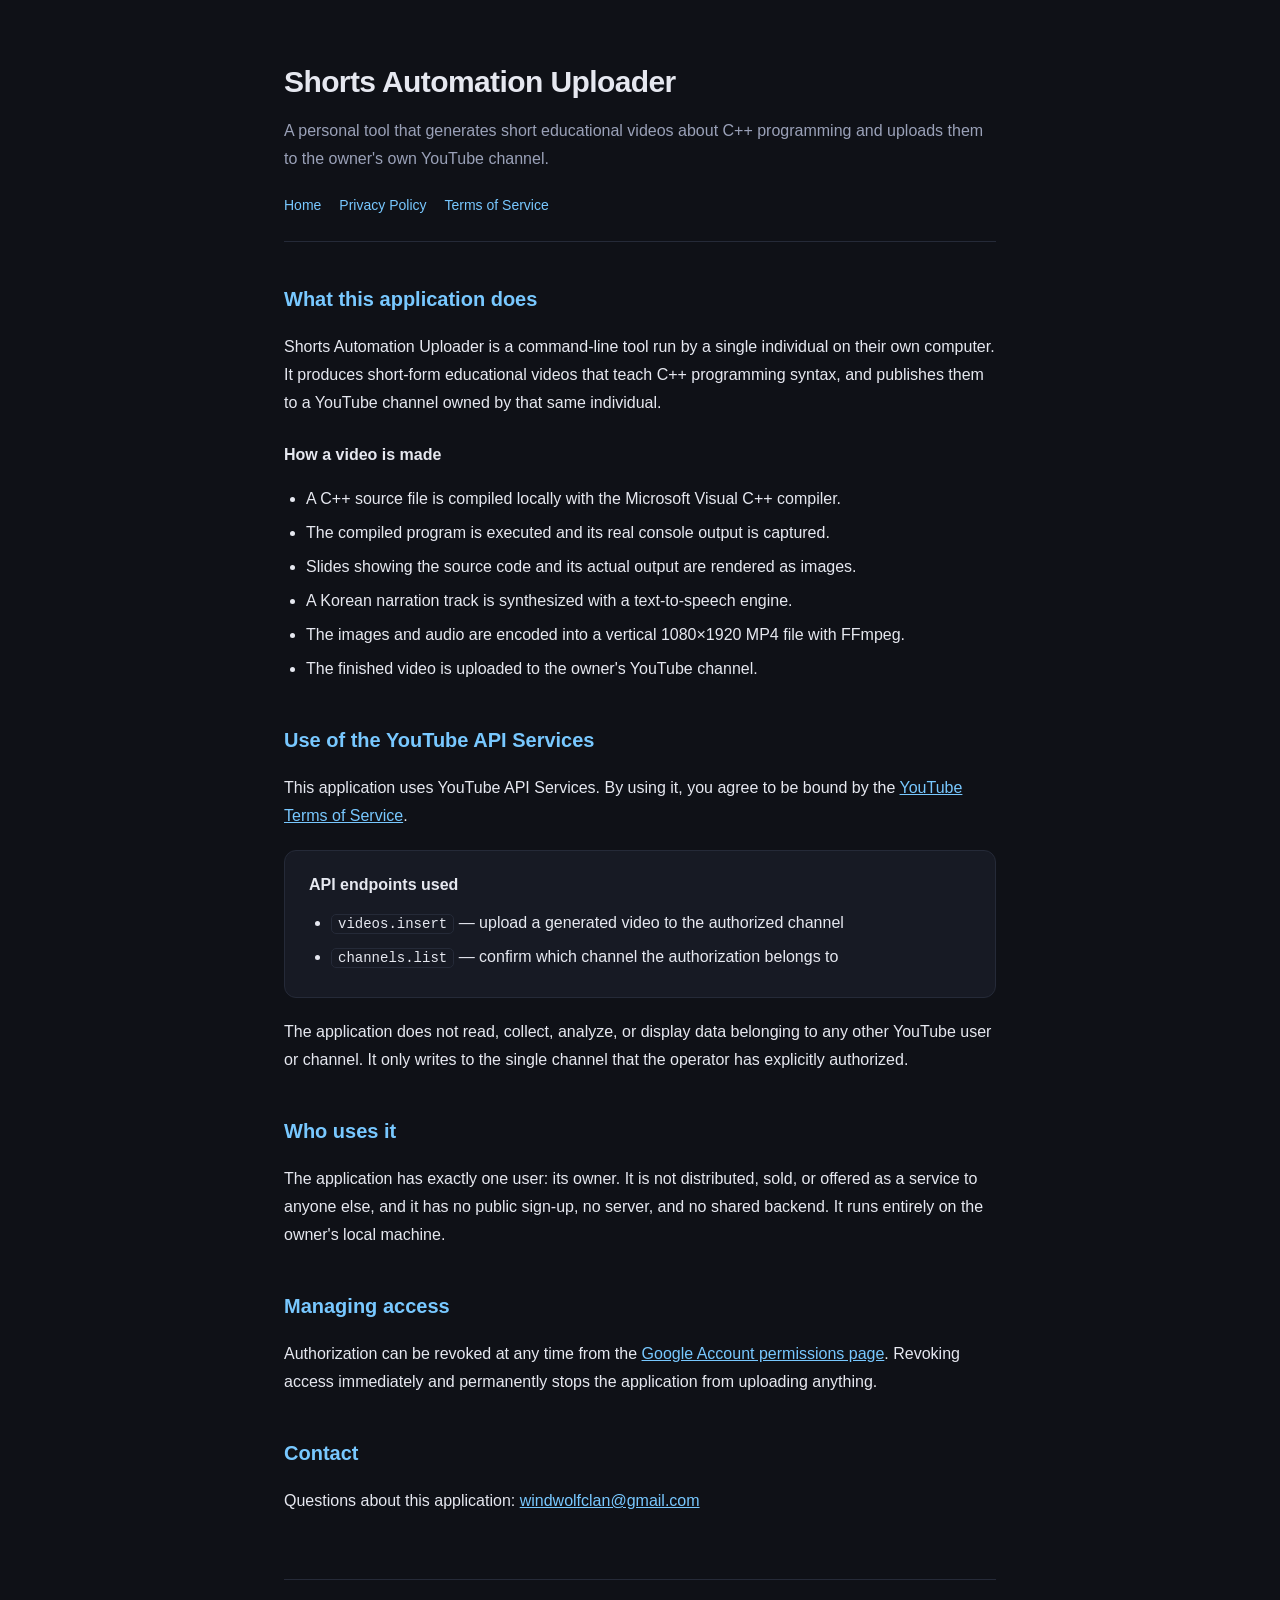
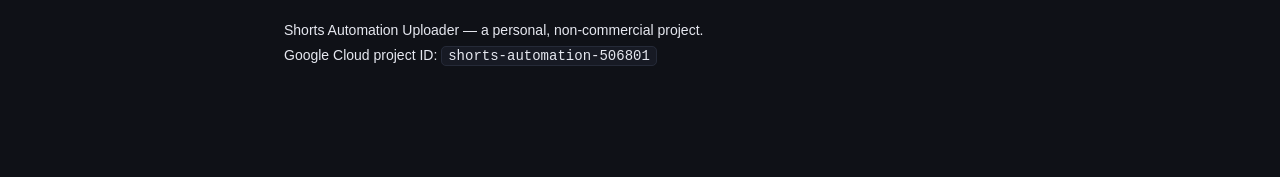
<file: index.html>
<!doctype html>
<html lang="en">
<head>
<meta charset="utf-8">
<meta name="viewport" content="width=device-width,initial-scale=1">
<title>Shorts Automation Uploader</title>
<style>
:root{
  --bg:#0f1117; --panel:#171a24; --fg:#e6e8f0; --dim:#9aa1b8;
  --accent:#78c8ff; --border:#252a38;
}
*{box-sizing:border-box}
body{
  margin:0; background:var(--bg); color:var(--fg);
  font:16px/1.75 -apple-system,BlinkMacSystemFont,"Segoe UI","Malgun Gothic",sans-serif;
}
.wrap{max-width:760px; margin:0 auto; padding:56px 24px 96px}
header{border-bottom:1px solid var(--border); padding-bottom:24px; margin-bottom:40px}
h1{font-size:30px; margin:0 0 8px; letter-spacing:-.02em}
h2{font-size:20px; margin:40px 0 12px; color:var(--accent)}
h3{font-size:16px; margin:24px 0 8px}
p,li{color:var(--fg)}
.lead{color:var(--dim); margin:0}
nav{margin-top:20px; display:flex; gap:18px; flex-wrap:wrap}
nav a{color:var(--accent); text-decoration:none; font-size:14px}
nav a:hover{text-decoration:underline}
.meta{color:var(--dim); font-size:14px}
.card{background:var(--panel); border:1px solid var(--border); border-radius:12px; padding:20px 24px; margin:20px 0}
code{background:var(--panel); border:1px solid var(--border); border-radius:5px; padding:1px 6px; font-size:14px}
ul{padding-left:22px}
li{margin:6px 0}
.ko{color:var(--dim); font-size:14px; border-left:2px solid var(--border); padding-left:14px; margin:10px 0 0}
footer{margin-top:64px; padding-top:24px; border-top:1px solid var(--border); color:var(--dim); font-size:14px}
a{color:var(--accent)}
</style>
</head>
<body>
<div class="wrap">
<header>
  <h1>Shorts Automation Uploader</h1>
  <p class="lead">A personal tool that generates short educational videos about C++ programming and uploads them to the owner's own YouTube channel.</p>
  <nav>
    <a href="index.html">Home</a>
    <a href="privacy.html">Privacy Policy</a>
    <a href="terms.html">Terms of Service</a>
  </nav>
</header>

<h2>What this application does</h2>
<p>
  Shorts Automation Uploader is a command-line tool run by a single individual on their own computer.
  It produces short-form educational videos that teach C++ programming syntax, and publishes them to
  a YouTube channel owned by that same individual.
</p>

<h3>How a video is made</h3>
<ul>
  <li>A C++ source file is compiled locally with the Microsoft Visual C++ compiler.</li>
  <li>The compiled program is executed and its real console output is captured.</li>
  <li>Slides showing the source code and its actual output are rendered as images.</li>
  <li>A Korean narration track is synthesized with a text-to-speech engine.</li>
  <li>The images and audio are encoded into a vertical 1080&times;1920 MP4 file with FFmpeg.</li>
  <li>The finished video is uploaded to the owner's YouTube channel.</li>
</ul>

<h2>Use of the YouTube API Services</h2>
<p>
  This application uses YouTube API Services. By using it, you agree to be bound by the
  <a href="https://www.youtube.com/t/terms" target="_blank" rel="noopener">YouTube Terms of Service</a>.
</p>
<div class="card">
  <p style="margin:0 0 10px"><strong>API endpoints used</strong></p>
  <ul style="margin:0">
    <li><code>videos.insert</code> &mdash; upload a generated video to the authorized channel</li>
    <li><code>channels.list</code> &mdash; confirm which channel the authorization belongs to</li>
  </ul>
</div>
<p>
  The application does not read, collect, analyze, or display data belonging to any other YouTube
  user or channel. It only writes to the single channel that the operator has explicitly authorized.
</p>

<h2>Who uses it</h2>
<p>
  The application has exactly one user: its owner. It is not distributed, sold, or offered as a
  service to anyone else, and it has no public sign-up, no server, and no shared backend.
  It runs entirely on the owner's local machine.
</p>

<h2>Managing access</h2>
<p>
  Authorization can be revoked at any time from the
  <a href="https://myaccount.google.com/permissions" target="_blank" rel="noopener">Google Account permissions page</a>.
  Revoking access immediately and permanently stops the application from uploading anything.
</p>

<h2>Contact</h2>
<p>Questions about this application: <a href="mailto:windwolfclan@gmail.com">windwolfclan@gmail.com</a></p>

<footer>
  <p>Shorts Automation Uploader &mdash; a personal, non-commercial project.<br>
  Google Cloud project ID: <code>shorts-automation-506801</code></p>
</footer>
</div>
</body>
</html>
</file>
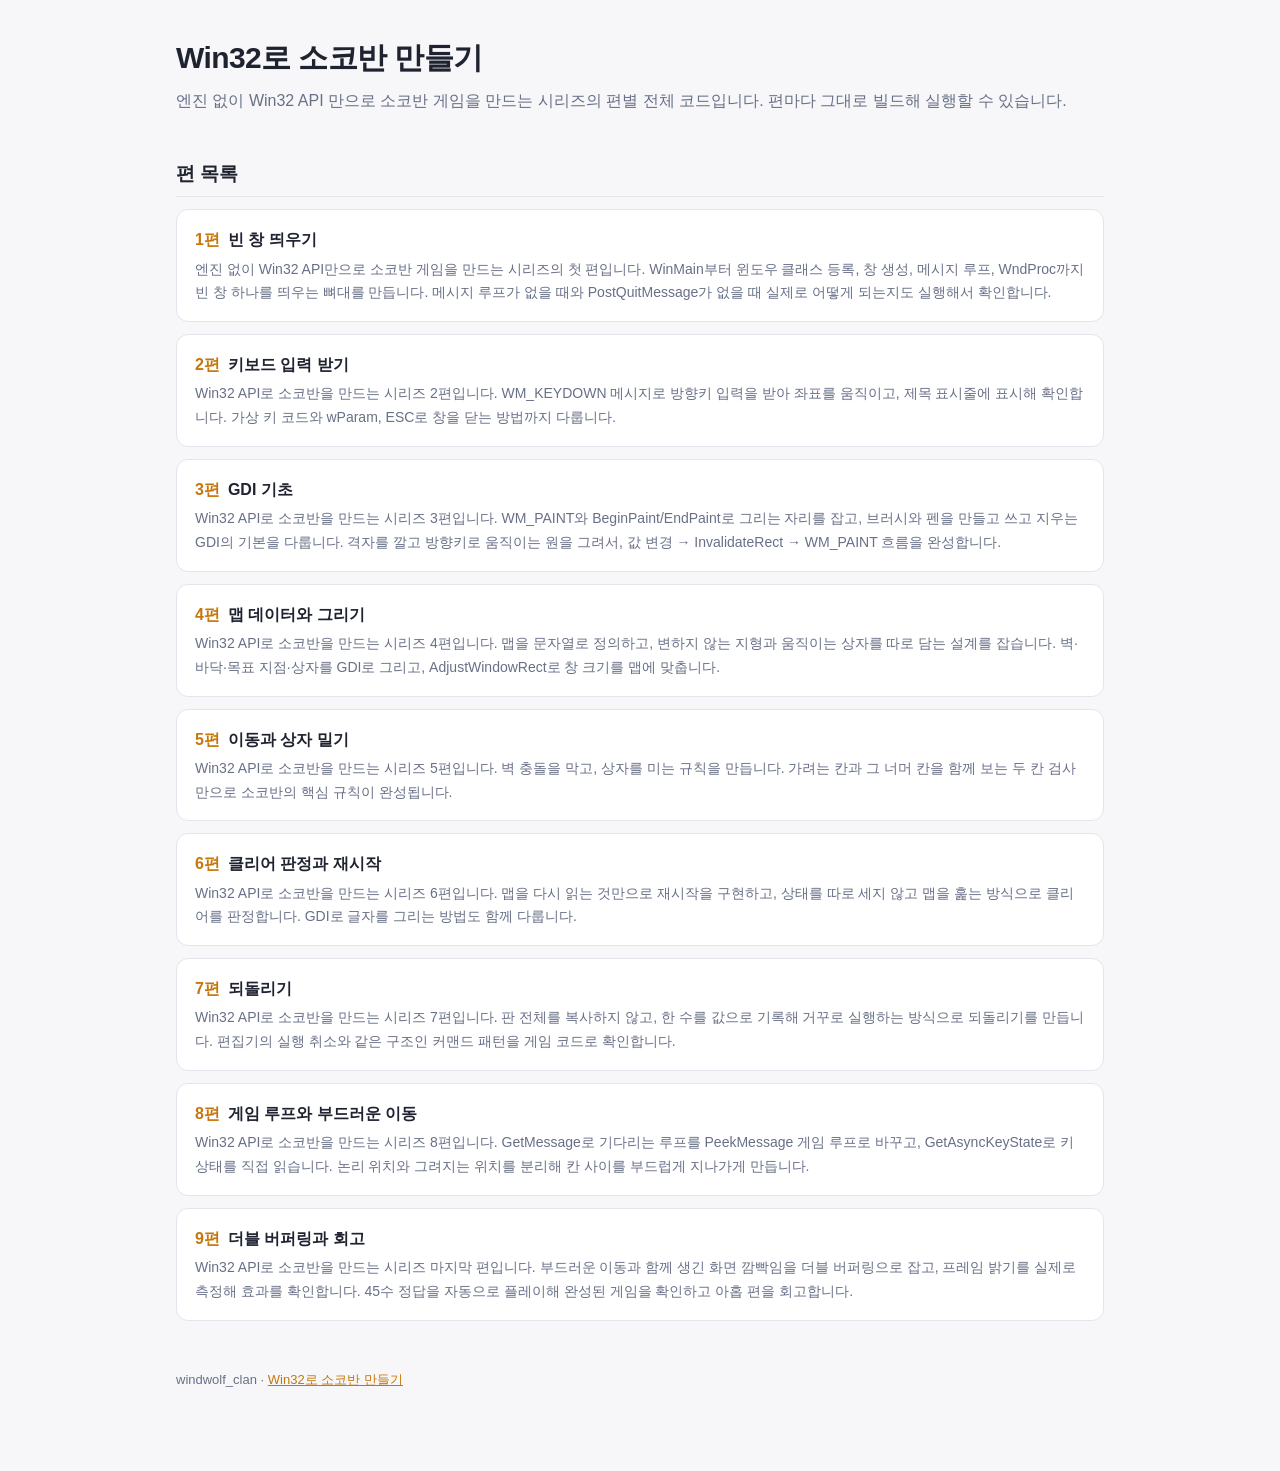
<file: sokoban/index.html>
<!doctype html>
<html lang="ko">
<head>
<meta charset="utf-8">
<meta name="viewport" content="width=device-width,initial-scale=1">
<title>Win32로 소코반 만들기</title>
<meta name="description" content="편별 전체 코드와 실행 화면">
<link rel="canonical" href="https://shorts.windwolf.co.kr/sokoban/">
<meta property="og:title" content="Win32로 소코반 만들기">
<meta property="og:description" content="편별 전체 코드와 실행 화면">
<meta property="og:url" content="https://shorts.windwolf.co.kr/sokoban/">
<link rel="stylesheet" href="style.css">
</head>
<body>
<div class="wrap">
<h1>Win32로 소코반 만들기</h1><p class="lead">엔진 없이 Win32 API 만으로 소코반 게임을 만드는 시리즈의 편별 전체 코드입니다. 편마다 그대로 빌드해 실행할 수 있습니다.</p><h2>편 목록</h2><ul class="eplist"><li><a href="ep01/"><span class="no">1편</span><b>빈 창 띄우기</b><p>엔진 없이 Win32 API만으로 소코반 게임을 만드는 시리즈의 첫 편입니다. WinMain부터 윈도우 클래스 등록, 창 생성, 메시지 루프, WndProc까지 빈 창 하나를 띄우는 뼈대를 만듭니다. 메시지 루프가 없을 때와 PostQuitMessage가 없을 때 실제로 어떻게 되는지도 실행해서 확인합니다.</p></a></li><li><a href="ep02/"><span class="no">2편</span><b>키보드 입력 받기</b><p>Win32 API로 소코반을 만드는 시리즈 2편입니다. WM_KEYDOWN 메시지로 방향키 입력을 받아 좌표를 움직이고, 제목 표시줄에 표시해 확인합니다. 가상 키 코드와 wParam, ESC로 창을 닫는 방법까지 다룹니다.</p></a></li><li><a href="ep03/"><span class="no">3편</span><b>GDI 기초</b><p>Win32 API로 소코반을 만드는 시리즈 3편입니다. WM_PAINT와 BeginPaint/EndPaint로 그리는 자리를 잡고, 브러시와 펜을 만들고 쓰고 지우는 GDI의 기본을 다룹니다. 격자를 깔고 방향키로 움직이는 원을 그려서, 값 변경 → InvalidateRect → WM_PAINT 흐름을 완성합니다.</p></a></li><li><a href="ep04/"><span class="no">4편</span><b>맵 데이터와 그리기</b><p>Win32 API로 소코반을 만드는 시리즈 4편입니다. 맵을 문자열로 정의하고, 변하지 않는 지형과 움직이는 상자를 따로 담는 설계를 잡습니다. 벽·바닥·목표 지점·상자를 GDI로 그리고, AdjustWindowRect로 창 크기를 맵에 맞춥니다.</p></a></li><li><a href="ep05/"><span class="no">5편</span><b>이동과 상자 밀기</b><p>Win32 API로 소코반을 만드는 시리즈 5편입니다. 벽 충돌을 막고, 상자를 미는 규칙을 만듭니다. 가려는 칸과 그 너머 칸을 함께 보는 두 칸 검사만으로 소코반의 핵심 규칙이 완성됩니다.</p></a></li><li><a href="ep06/"><span class="no">6편</span><b>클리어 판정과 재시작</b><p>Win32 API로 소코반을 만드는 시리즈 6편입니다. 맵을 다시 읽는 것만으로 재시작을 구현하고, 상태를 따로 세지 않고 맵을 훑는 방식으로 클리어를 판정합니다. GDI로 글자를 그리는 방법도 함께 다룹니다.</p></a></li><li><a href="ep07/"><span class="no">7편</span><b>되돌리기</b><p>Win32 API로 소코반을 만드는 시리즈 7편입니다. 판 전체를 복사하지 않고, 한 수를 값으로 기록해 거꾸로 실행하는 방식으로 되돌리기를 만듭니다. 편집기의 실행 취소와 같은 구조인 커맨드 패턴을 게임 코드로 확인합니다.</p></a></li><li><a href="ep08/"><span class="no">8편</span><b>게임 루프와 부드러운 이동</b><p>Win32 API로 소코반을 만드는 시리즈 8편입니다. GetMessage로 기다리는 루프를 PeekMessage 게임 루프로 바꾸고, GetAsyncKeyState로 키 상태를 직접 읽습니다. 논리 위치와 그려지는 위치를 분리해 칸 사이를 부드럽게 지나가게 만듭니다.</p></a></li><li><a href="ep09/"><span class="no">9편</span><b>더블 버퍼링과 회고</b><p>Win32 API로 소코반을 만드는 시리즈 마지막 편입니다. 부드러운 이동과 함께 생긴 화면 깜빡임을 더블 버퍼링으로 잡고, 프레임 밝기를 실제로 측정해 효과를 확인합니다. 45수 정답을 자동으로 플레이해 완성된 게임을 확인하고 아홉 편을 회고합니다.</p></a></li></ul>
<footer>windwolf_clan · <a href="">Win32로 소코반 만들기</a></footer>
</div>
<script>
function copyCode(id,btn){navigator.clipboard.writeText(document.getElementById(id).textContent).then(()=>{
 const t=btn.textContent;btn.textContent='복사됨';setTimeout(()=>btn.textContent=t,1200)})}
function toggleMarks(btn){const p=document.getElementById('code');p.classList.toggle('nomark');
 btn.textContent=p.classList.contains('nomark')?'변경 표시 켜기':'변경 표시 끄기'}
</script>
</body>
</html>
</file>
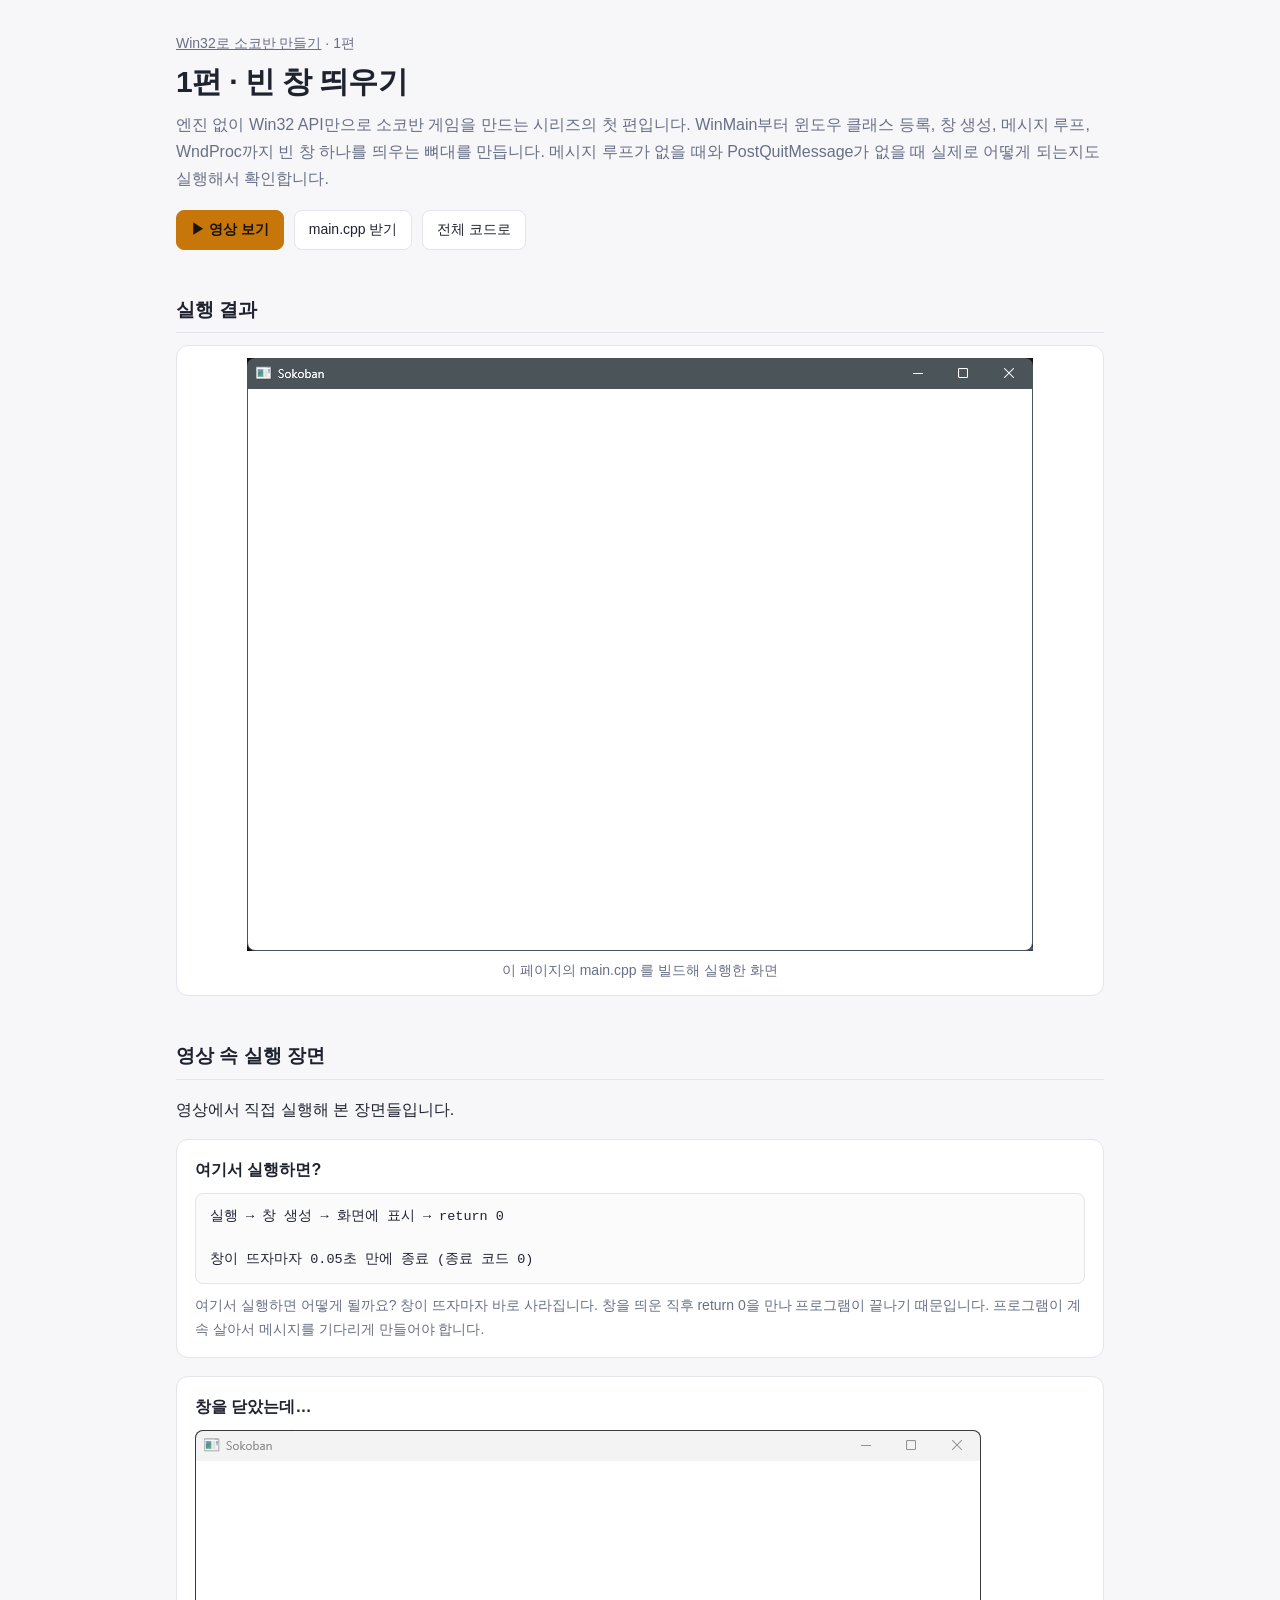
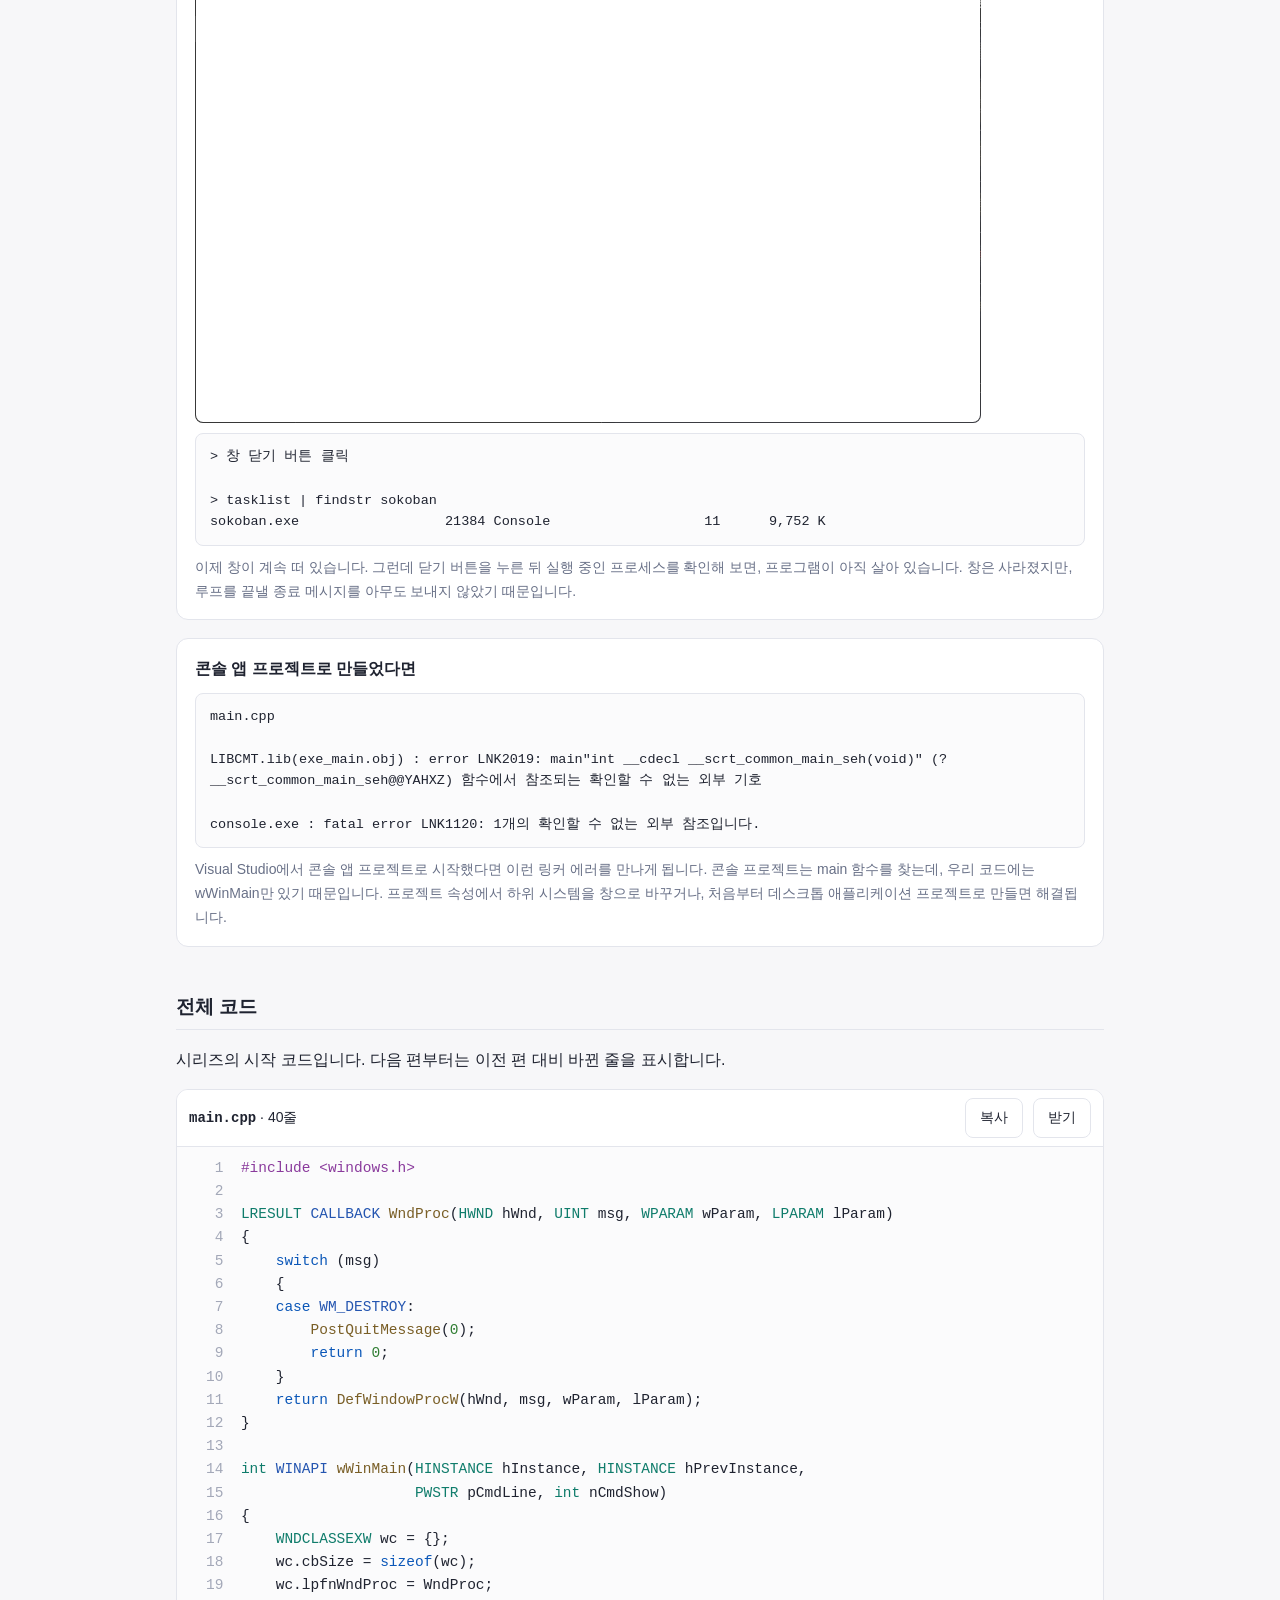
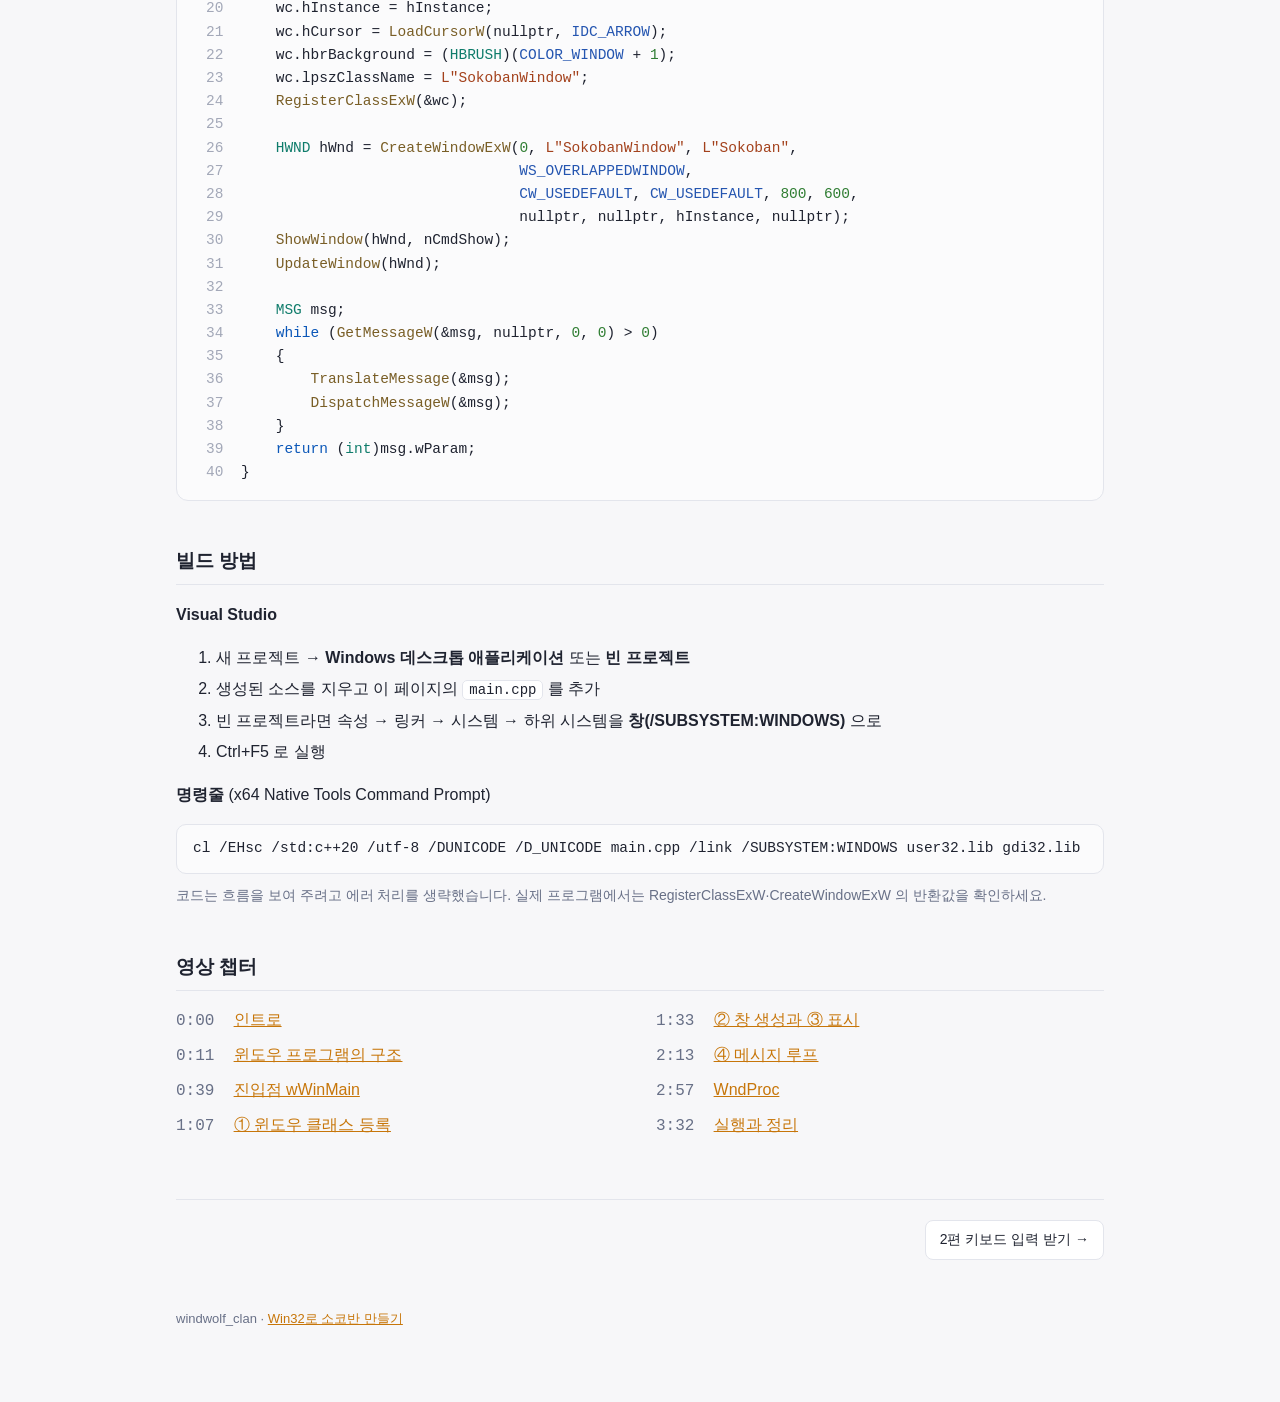
<file: sokoban/ep01/index.html>
<!doctype html>
<html lang="ko">
<head>
<meta charset="utf-8">
<meta name="viewport" content="width=device-width,initial-scale=1">
<title>Win32로 소코반 만들기 1편 - 빈 창 띄우기</title>
<meta name="description" content="엔진 없이 Win32 API만으로 소코반 게임을 만드는 시리즈의 첫 편입니다. WinMain부터 윈도우 클래스 등록, 창 생성, 메시지 루프, WndProc까지 빈 창 하나를 띄우는 뼈대를 만듭니다. 메시지 루프가 없을 때와 PostQuitMessage가 없을 때 실제로 어떻게 되는지도 실행해서 확인합니다.">
<link rel="canonical" href="https://shorts.windwolf.co.kr/sokoban/ep01/">
<meta property="og:title" content="Win32로 소코반 만들기 1편 - 빈 창 띄우기">
<meta property="og:description" content="엔진 없이 Win32 API만으로 소코반 게임을 만드는 시리즈의 첫 편입니다. WinMain부터 윈도우 클래스 등록, 창 생성, 메시지 루프, WndProc까지 빈 창 하나를 띄우는 뼈대를 만듭니다. 메시지 루프가 없을 때와 PostQuitMessage가 없을 때 실제로 어떻게 되는지도 실행해서 확인합니다.">
<meta property="og:url" content="https://shorts.windwolf.co.kr/sokoban/ep01/">
<link rel="stylesheet" href="../style.css">
</head>
<body>
<div class="wrap">
<div class="crumb"><a href="../">Win32로 소코반 만들기</a> · 1편</div>
<h1>1편 · 빈 창 띄우기</h1>
<p class="lead">엔진 없이 Win32 API만으로 소코반 게임을 만드는 시리즈의 첫 편입니다. WinMain부터 윈도우 클래스 등록, 창 생성, 메시지 루프, WndProc까지 빈 창 하나를 띄우는 뼈대를 만듭니다. 메시지 루프가 없을 때와 PostQuitMessage가 없을 때 실제로 어떻게 되는지도 실행해서 확인합니다.</p>
<div class="btns"><a class="btn primary" href="https://www.youtube.com/watch?v=xGfAfgEFzwg">▶ 영상 보기</a><a class="btn" href="main.cpp" download>main.cpp 받기</a><a class="btn" href="#code-section">전체 코드로</a></div>
<h2>실행 결과</h2><figure class="shot" style="margin:0"><img src="run.png" alt="1편 코드를 실행한 창" loading="lazy"><figcaption>이 페이지의 main.cpp 를 빌드해 실행한 화면</figcaption></figure>
<h2>영상 속 실행 장면</h2><p>영상에서 직접 실행해 본 장면들입니다.</p><figure class="scene"><h3>여기서 실행하면?</h3><pre class="term">실행 → 창 생성 → 화면에 표시 → return 0

창이 뜨자마자 0.05초 만에 종료 (종료 코드 0)</pre><figcaption>여기서 실행하면 어떻게 될까요? 창이 뜨자마자 바로 사라집니다. 창을 띄운 직후 return 0을 만나 프로그램이 끝나기 때문입니다. 프로그램이 계속 살아서 메시지를 기다리게 만들어야 합니다.</figcaption></figure><figure class="scene"><h3>창을 닫았는데…</h3><img src="shot2.png" alt="창을 닫았는데…" loading="lazy"><pre class="term">&gt; 창 닫기 버튼 클릭

&gt; tasklist | findstr sokoban
sokoban.exe                  21384 Console                   11      9,752 K</pre><figcaption>이제 창이 계속 떠 있습니다. 그런데 닫기 버튼을 누른 뒤 실행 중인 프로세스를 확인해 보면, 프로그램이 아직 살아 있습니다. 창은 사라졌지만, 루프를 끝낼 종료 메시지를 아무도 보내지 않았기 때문입니다.</figcaption></figure><figure class="scene"><h3>콘솔 앱 프로젝트로 만들었다면</h3><pre class="term">main.cpp

LIBCMT.lib(exe_main.obj) : error LNK2019: main&quot;int __cdecl __scrt_common_main_seh(void)&quot; (?__scrt_common_main_seh@@YAHXZ) 함수에서 참조되는 확인할 수 없는 외부 기호 

console.exe : fatal error LNK1120: 1개의 확인할 수 없는 외부 참조입니다.</pre><figcaption>Visual Studio에서 콘솔 앱 프로젝트로 시작했다면 이런 링커 에러를 만나게 됩니다. 콘솔 프로젝트는 main 함수를 찾는데, 우리 코드에는 wWinMain만 있기 때문입니다. 프로젝트 속성에서 하위 시스템을 창으로 바꾸거나, 처음부터 데스크톱 애플리케이션 프로젝트로 만들면 해결됩니다.</figcaption></figure>
<h2 id="code-section">전체 코드</h2><p>시리즈의 시작 코드입니다. 다음 편부터는 이전 편 대비 바뀐 줄을 표시합니다.</p><div class="codebox"><div class="codehead"><span><b>main.cpp</b> · 40줄 </span><span class="btns" style="margin:0"><button class="btn" onclick="copyCode('raw',this)">복사</button><a class="btn" href="main.cpp" download>받기</a></span></div><pre id="code"><span class="l "><span class="n">1</span><span class="pp">#</span><span class="pp">include</span> <span class="pp">&lt;windows.h&gt;</span></span><span class="l "><span class="n">2</span></span><span class="l "><span class="n">3</span><span class="ty">LRESULT</span> <span class="cs">CALLBACK</span> <span class="fn">WndProc</span>(<span class="ty">HWND</span> hWnd, <span class="ty">UINT</span> msg, <span class="ty">WPARAM</span> wParam, <span class="ty">LPARAM</span> lParam)</span><span class="l "><span class="n">4</span>{</span><span class="l "><span class="n">5</span>    <span class="kw">switch</span> (msg)</span><span class="l "><span class="n">6</span>    {</span><span class="l "><span class="n">7</span>    <span class="kw">case</span> <span class="cs">WM_DESTROY</span>:</span><span class="l "><span class="n">8</span>        <span class="fn">PostQuitMessage</span>(<span class="nm">0</span>);</span><span class="l "><span class="n">9</span>        <span class="kw">return</span> <span class="nm">0</span>;</span><span class="l "><span class="n">10</span>    }</span><span class="l "><span class="n">11</span>    <span class="kw">return</span> <span class="fn">DefWindowProcW</span>(hWnd, msg, wParam, lParam);</span><span class="l "><span class="n">12</span>}</span><span class="l "><span class="n">13</span></span><span class="l "><span class="n">14</span><span class="ty">int</span> <span class="cs">WINAPI</span> <span class="fn">wWinMain</span>(<span class="ty">HINSTANCE</span> hInstance, <span class="ty">HINSTANCE</span> hPrevInstance,</span><span class="l "><span class="n">15</span>                    <span class="ty">PWSTR</span> pCmdLine, <span class="ty">int</span> nCmdShow)</span><span class="l "><span class="n">16</span>{</span><span class="l "><span class="n">17</span>    <span class="ty">WNDCLASSEXW</span> wc = {};</span><span class="l "><span class="n">18</span>    wc.cbSize = <span class="kw">sizeof</span>(wc);</span><span class="l "><span class="n">19</span>    wc.lpfnWndProc = WndProc;</span><span class="l "><span class="n">20</span>    wc.hInstance = hInstance;</span><span class="l "><span class="n">21</span>    wc.hCursor = <span class="fn">LoadCursorW</span>(nullptr, <span class="cs">IDC_ARROW</span>);</span><span class="l "><span class="n">22</span>    wc.hbrBackground = (<span class="ty">HBRUSH</span>)(<span class="cs">COLOR_WINDOW</span> + <span class="nm">1</span>);</span><span class="l "><span class="n">23</span>    wc.lpszClassName = <span class="str">L</span><span class="str">&quot;</span><span class="str">SokobanWindow</span><span class="str">&quot;</span>;</span><span class="l "><span class="n">24</span>    <span class="fn">RegisterClassExW</span>(&amp;wc);</span><span class="l "><span class="n">25</span></span><span class="l "><span class="n">26</span>    <span class="ty">HWND</span> hWnd = <span class="fn">CreateWindowExW</span>(<span class="nm">0</span>, <span class="str">L</span><span class="str">&quot;</span><span class="str">SokobanWindow</span><span class="str">&quot;</span>, <span class="str">L</span><span class="str">&quot;</span><span class="str">Sokoban</span><span class="str">&quot;</span>,</span><span class="l "><span class="n">27</span>                                <span class="cs">WS_OVERLAPPEDWINDOW</span>,</span><span class="l "><span class="n">28</span>                                <span class="cs">CW_USEDEFAULT</span>, <span class="cs">CW_USEDEFAULT</span>, <span class="nm">800</span>, <span class="nm">600</span>,</span><span class="l "><span class="n">29</span>                                nullptr, nullptr, hInstance, nullptr);</span><span class="l "><span class="n">30</span>    <span class="fn">ShowWindow</span>(hWnd, nCmdShow);</span><span class="l "><span class="n">31</span>    <span class="fn">UpdateWindow</span>(hWnd);</span><span class="l "><span class="n">32</span></span><span class="l "><span class="n">33</span>    <span class="ty">MSG</span> msg;</span><span class="l "><span class="n">34</span>    <span class="kw">while</span> (<span class="fn">GetMessageW</span>(&amp;msg, nullptr, <span class="nm">0</span>, <span class="nm">0</span>) &gt; <span class="nm">0</span>)</span><span class="l "><span class="n">35</span>    {</span><span class="l "><span class="n">36</span>        <span class="fn">TranslateMessage</span>(&amp;msg);</span><span class="l "><span class="n">37</span>        <span class="fn">DispatchMessageW</span>(&amp;msg);</span><span class="l "><span class="n">38</span>    }</span><span class="l "><span class="n">39</span>    <span class="kw">return</span> (<span class="ty">int</span>)msg.wParam;</span><span class="l "><span class="n">40</span>}</span></pre></div><textarea id="raw" hidden>#include &lt;windows.h&gt;

LRESULT CALLBACK WndProc(HWND hWnd, UINT msg, WPARAM wParam, LPARAM lParam)
{
    switch (msg)
    {
    case WM_DESTROY:
        PostQuitMessage(0);
        return 0;
    }
    return DefWindowProcW(hWnd, msg, wParam, lParam);
}

int WINAPI wWinMain(HINSTANCE hInstance, HINSTANCE hPrevInstance,
                    PWSTR pCmdLine, int nCmdShow)
{
    WNDCLASSEXW wc = {};
    wc.cbSize = sizeof(wc);
    wc.lpfnWndProc = WndProc;
    wc.hInstance = hInstance;
    wc.hCursor = LoadCursorW(nullptr, IDC_ARROW);
    wc.hbrBackground = (HBRUSH)(COLOR_WINDOW + 1);
    wc.lpszClassName = L&quot;SokobanWindow&quot;;
    RegisterClassExW(&amp;wc);

    HWND hWnd = CreateWindowExW(0, L&quot;SokobanWindow&quot;, L&quot;Sokoban&quot;,
                                WS_OVERLAPPEDWINDOW,
                                CW_USEDEFAULT, CW_USEDEFAULT, 800, 600,
                                nullptr, nullptr, hInstance, nullptr);
    ShowWindow(hWnd, nCmdShow);
    UpdateWindow(hWnd);

    MSG msg;
    while (GetMessageW(&amp;msg, nullptr, 0, 0) &gt; 0)
    {
        TranslateMessage(&amp;msg);
        DispatchMessageW(&amp;msg);
    }
    return (int)msg.wParam;
}
</textarea>
<h2>빌드 방법</h2><p><b>Visual Studio</b></p><ol class="steps"><li>새 프로젝트 → <b>Windows 데스크톱 애플리케이션</b> 또는 <b>빈 프로젝트</b></li><li>생성된 소스를 지우고 이 페이지의 <code class="inl">main.cpp</code> 를 추가</li><li>빈 프로젝트라면 속성 → 링커 → 시스템 → 하위 시스템을 <b>창(/SUBSYSTEM:WINDOWS)</b> 으로</li><li>Ctrl+F5 로 실행</li></ol><p><b>명령줄</b> (x64 Native Tools Command Prompt)</p><div class="cmd"><pre id="clcmd">cl /EHsc /std:c++20 /utf-8 /DUNICODE /D_UNICODE main.cpp /link /SUBSYSTEM:WINDOWS user32.lib gdi32.lib</pre></div><p class="lead" style="font-size:14px;margin-top:10px">코드는 흐름을 보여 주려고 에러 처리를 생략했습니다. 실제 프로그램에서는 RegisterClassExW·CreateWindowExW 의 반환값을 확인하세요.</p>
<h2>영상 챕터</h2><ul class="chapters"><li><a href="https://www.youtube.com/watch?v=xGfAfgEFzwg&amp;t=0s"><span class="t">0:00</span>인트로</a></li><li><a href="https://www.youtube.com/watch?v=xGfAfgEFzwg&amp;t=11s"><span class="t">0:11</span>윈도우 프로그램의 구조</a></li><li><a href="https://www.youtube.com/watch?v=xGfAfgEFzwg&amp;t=39s"><span class="t">0:39</span>진입점 wWinMain</a></li><li><a href="https://www.youtube.com/watch?v=xGfAfgEFzwg&amp;t=67s"><span class="t">1:07</span>① 윈도우 클래스 등록</a></li><li><a href="https://www.youtube.com/watch?v=xGfAfgEFzwg&amp;t=93s"><span class="t">1:33</span>② 창 생성과 ③ 표시</a></li><li><a href="https://www.youtube.com/watch?v=xGfAfgEFzwg&amp;t=133s"><span class="t">2:13</span>④ 메시지 루프</a></li><li><a href="https://www.youtube.com/watch?v=xGfAfgEFzwg&amp;t=177s"><span class="t">2:57</span>WndProc</a></li><li><a href="https://www.youtube.com/watch?v=xGfAfgEFzwg&amp;t=212s"><span class="t">3:32</span>실행과 정리</a></li></ul>
<div class="nav"><span></span><a class="btn" href="../ep02/">2편 키보드 입력 받기 →</a></div>
<footer>windwolf_clan · <a href="../">Win32로 소코반 만들기</a></footer>
</div>
<script>
function copyCode(id,btn){navigator.clipboard.writeText(document.getElementById(id).textContent).then(()=>{
 const t=btn.textContent;btn.textContent='복사됨';setTimeout(()=>btn.textContent=t,1200)})}
function toggleMarks(btn){const p=document.getElementById('code');p.classList.toggle('nomark');
 btn.textContent=p.classList.contains('nomark')?'변경 표시 켜기':'변경 표시 끄기'}
</script>
</body>
</html>
</file>
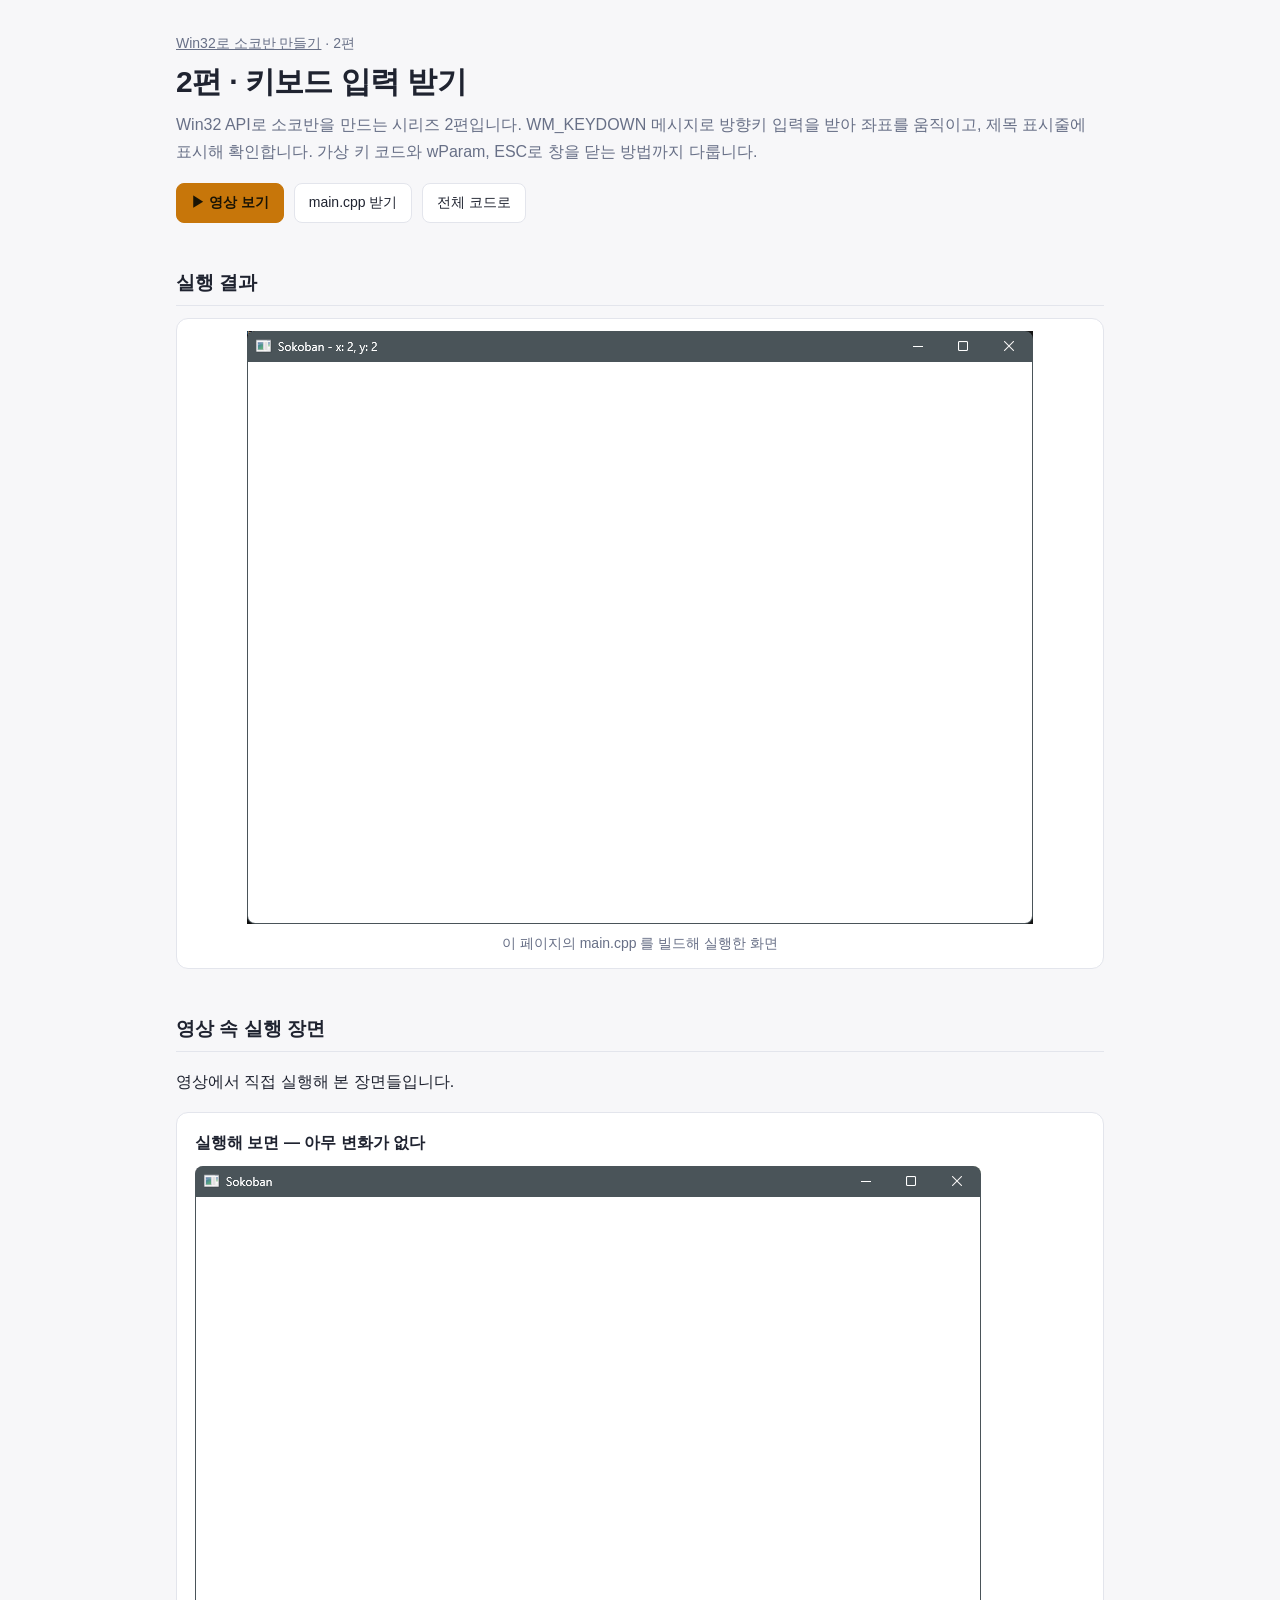
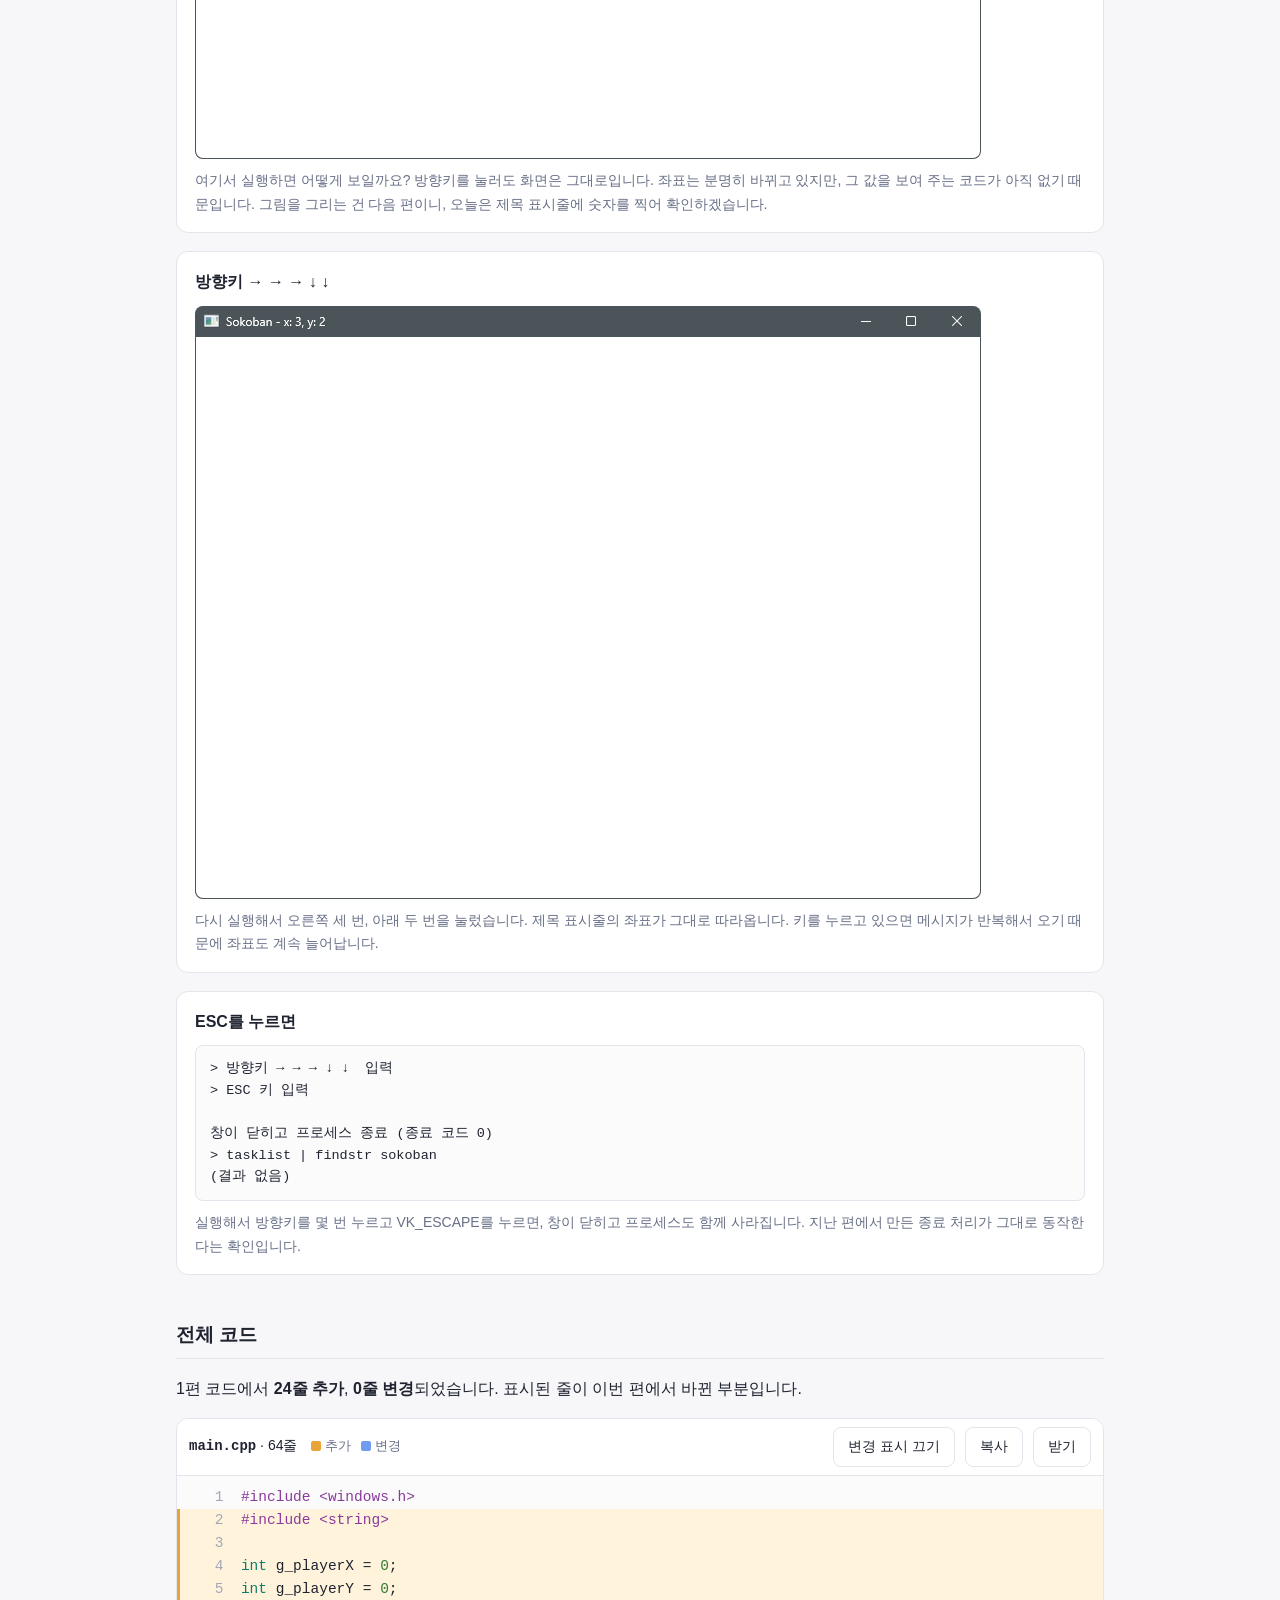
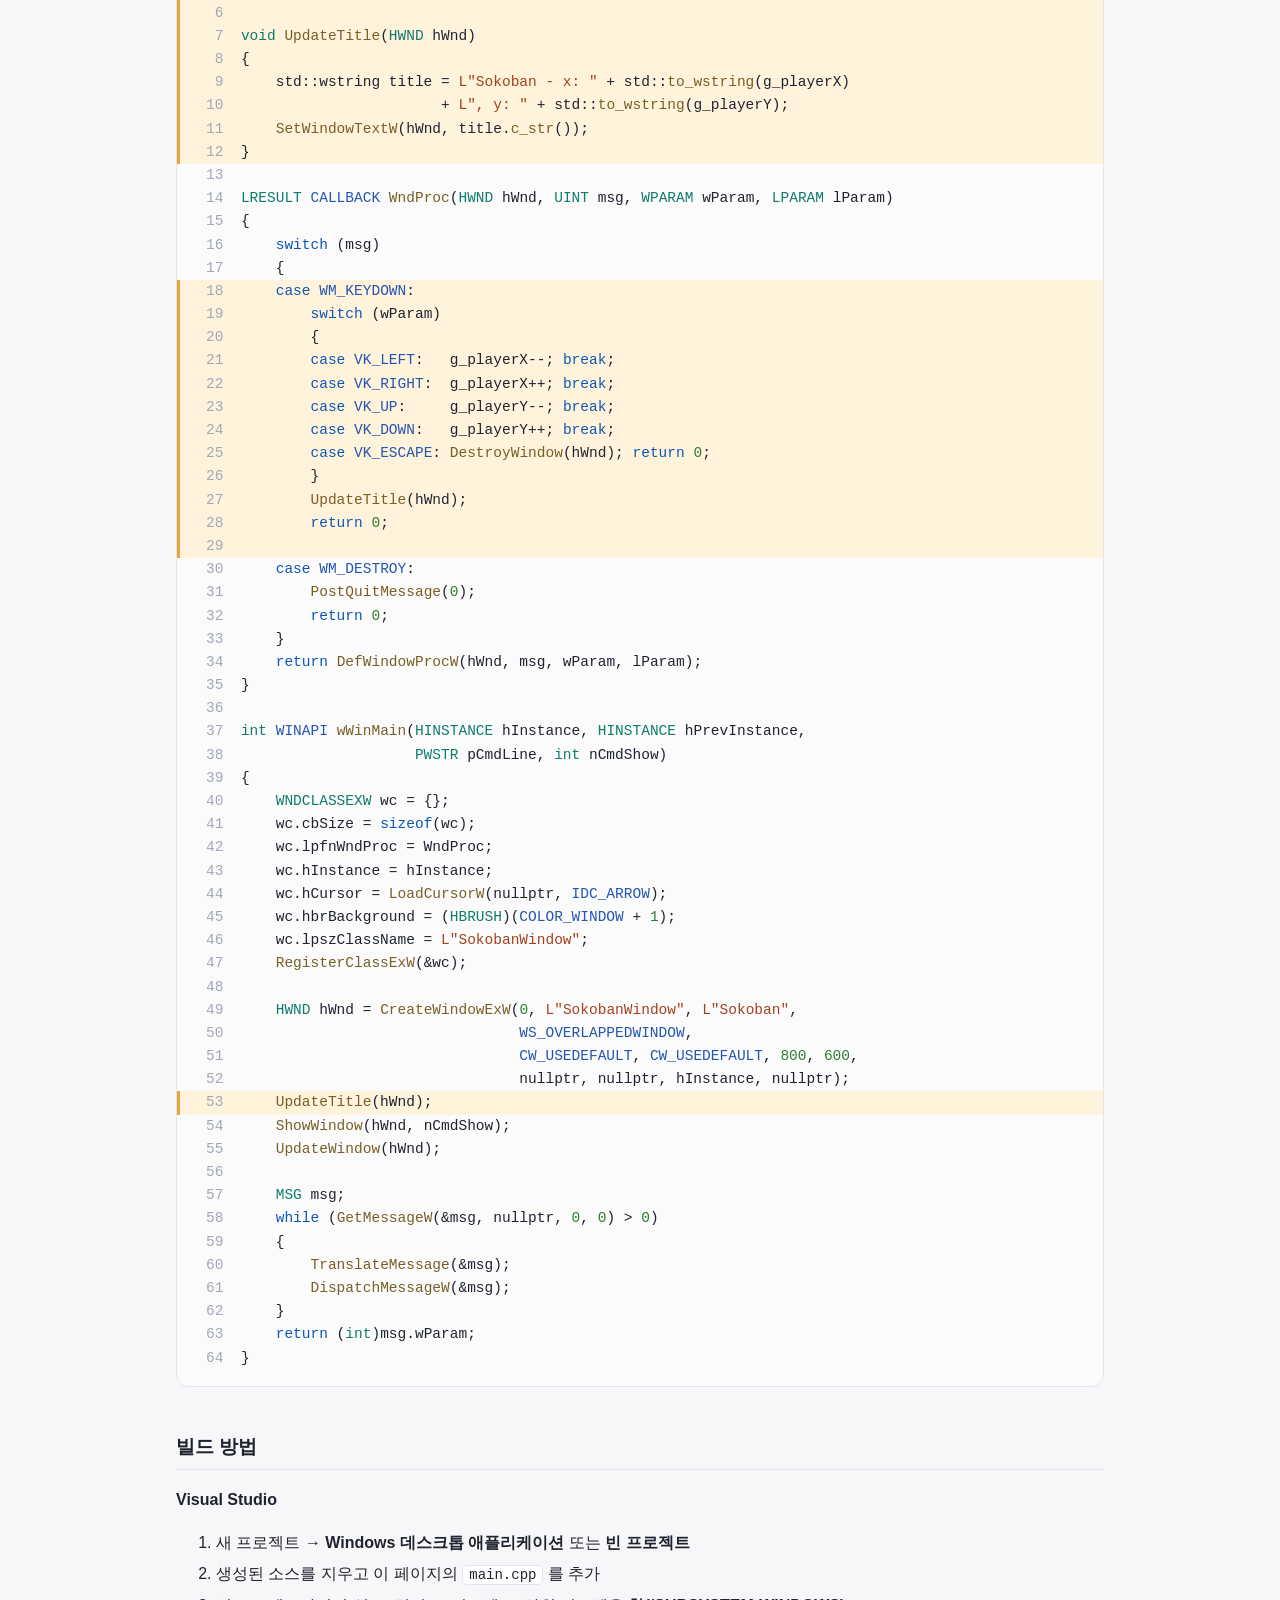
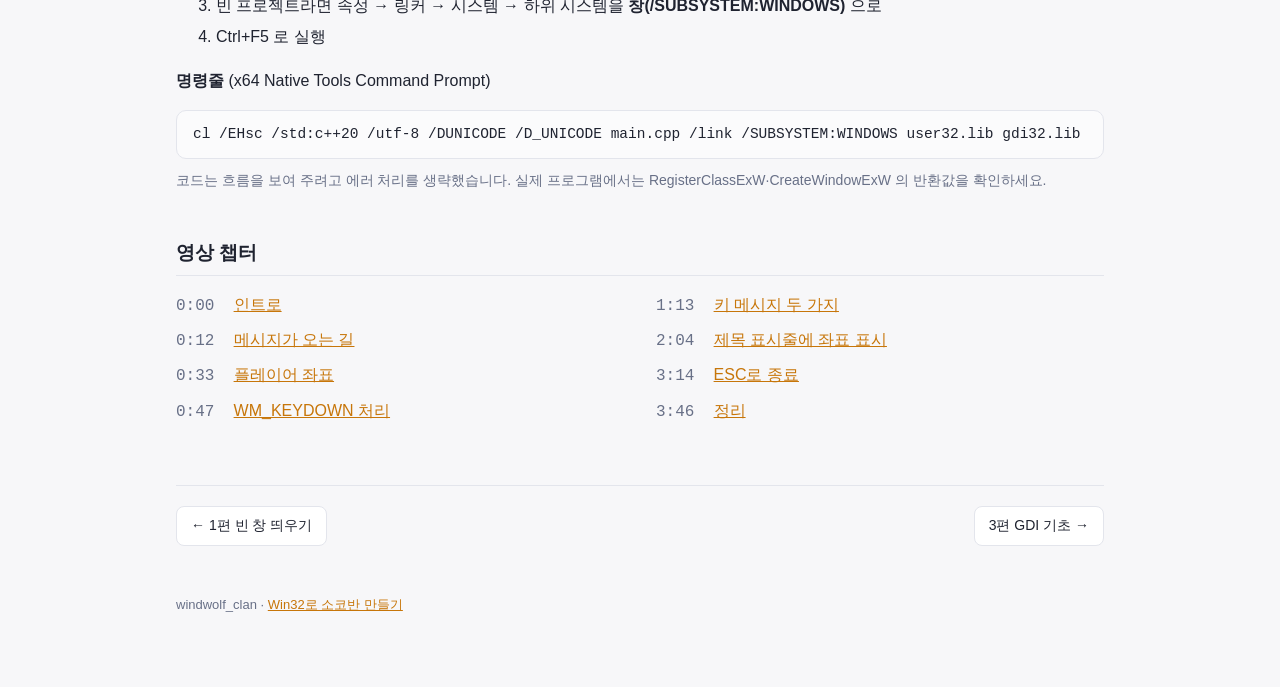
<file: sokoban/ep02/index.html>
<!doctype html>
<html lang="ko">
<head>
<meta charset="utf-8">
<meta name="viewport" content="width=device-width,initial-scale=1">
<title>Win32로 소코반 만들기 2편 - 키보드 입력 받기</title>
<meta name="description" content="Win32 API로 소코반을 만드는 시리즈 2편입니다. WM_KEYDOWN 메시지로 방향키 입력을 받아 좌표를 움직이고, 제목 표시줄에 표시해 확인합니다. 가상 키 코드와 wParam, ESC로 창을 닫는 방법까지 다룹니다.">
<link rel="canonical" href="https://shorts.windwolf.co.kr/sokoban/ep02/">
<meta property="og:title" content="Win32로 소코반 만들기 2편 - 키보드 입력 받기">
<meta property="og:description" content="Win32 API로 소코반을 만드는 시리즈 2편입니다. WM_KEYDOWN 메시지로 방향키 입력을 받아 좌표를 움직이고, 제목 표시줄에 표시해 확인합니다. 가상 키 코드와 wParam, ESC로 창을 닫는 방법까지 다룹니다.">
<meta property="og:url" content="https://shorts.windwolf.co.kr/sokoban/ep02/">
<link rel="stylesheet" href="../style.css">
</head>
<body>
<div class="wrap">
<div class="crumb"><a href="../">Win32로 소코반 만들기</a> · 2편</div>
<h1>2편 · 키보드 입력 받기</h1>
<p class="lead">Win32 API로 소코반을 만드는 시리즈 2편입니다. WM_KEYDOWN 메시지로 방향키 입력을 받아 좌표를 움직이고, 제목 표시줄에 표시해 확인합니다. 가상 키 코드와 wParam, ESC로 창을 닫는 방법까지 다룹니다.</p>
<div class="btns"><a class="btn primary" href="https://www.youtube.com/watch?v=hVoenvq8G4o">▶ 영상 보기</a><a class="btn" href="main.cpp" download>main.cpp 받기</a><a class="btn" href="#code-section">전체 코드로</a></div>
<h2>실행 결과</h2><figure class="shot" style="margin:0"><img src="run.png" alt="2편 코드를 실행한 창" loading="lazy"><figcaption>이 페이지의 main.cpp 를 빌드해 실행한 화면</figcaption></figure>
<h2>영상 속 실행 장면</h2><p>영상에서 직접 실행해 본 장면들입니다.</p><figure class="scene"><h3>실행해 보면 — 아무 변화가 없다</h3><img src="shot2.png" alt="실행해 보면 — 아무 변화가 없다" loading="lazy"><figcaption>여기서 실행하면 어떻게 보일까요? 방향키를 눌러도 화면은 그대로입니다. 좌표는 분명히 바뀌고 있지만, 그 값을 보여 주는 코드가 아직 없기 때문입니다. 그림을 그리는 건 다음 편이니, 오늘은 제목 표시줄에 숫자를 찍어 확인하겠습니다.</figcaption></figure><figure class="scene"><h3>방향키 → → → ↓ ↓</h3><img src="shot3.png" alt="방향키 → → → ↓ ↓" loading="lazy"><figcaption>다시 실행해서 오른쪽 세 번, 아래 두 번을 눌렀습니다. 제목 표시줄의 좌표가 그대로 따라옵니다. 키를 누르고 있으면 메시지가 반복해서 오기 때문에 좌표도 계속 늘어납니다.</figcaption></figure><figure class="scene"><h3>ESC를 누르면</h3><pre class="term">&gt; 방향키 → → → ↓ ↓  입력
&gt; ESC 키 입력

창이 닫히고 프로세스 종료 (종료 코드 0)
&gt; tasklist | findstr sokoban
(결과 없음)</pre><figcaption>실행해서 방향키를 몇 번 누르고 VK_ESCAPE를 누르면, 창이 닫히고 프로세스도 함께 사라집니다. 지난 편에서 만든 종료 처리가 그대로 동작한다는 확인입니다.</figcaption></figure>
<h2 id="code-section">전체 코드</h2><p>1편 코드에서 <b>24줄 추가</b>, <b>0줄 변경</b>되었습니다. 표시된 줄이 이번 편에서 바뀐 부분입니다.</p><div class="codebox"><div class="codehead"><span><b>main.cpp</b> · 64줄 <span class="legend"><i style="background:var(--addb)"></i>추가<i style="background:var(--chgb)"></i>변경</span></span><span class="btns" style="margin:0"><button class="btn" onclick="toggleMarks(this)">변경 표시 끄기</button><button class="btn" onclick="copyCode('raw',this)">복사</button><a class="btn" href="main.cpp" download>받기</a></span></div><pre id="code"><span class="l "><span class="n">1</span><span class="pp">#</span><span class="pp">include</span> <span class="pp">&lt;windows.h&gt;</span></span><span class="l add"><span class="n">2</span><span class="pp">#</span><span class="pp">include</span> <span class="pp">&lt;string&gt;</span></span><span class="l add"><span class="n">3</span></span><span class="l add"><span class="n">4</span><span class="ty">int</span> g_playerX = <span class="nm">0</span>;</span><span class="l add"><span class="n">5</span><span class="ty">int</span> g_playerY = <span class="nm">0</span>;</span><span class="l add"><span class="n">6</span></span><span class="l add"><span class="n">7</span><span class="ty">void</span> <span class="fn">UpdateTitle</span>(<span class="ty">HWND</span> hWnd)</span><span class="l add"><span class="n">8</span>{</span><span class="l add"><span class="n">9</span>    std::wstring title = <span class="str">L</span><span class="str">&quot;</span><span class="str">Sokoban - x: </span><span class="str">&quot;</span> + std::<span class="fn">to_wstring</span>(g_playerX)</span><span class="l add"><span class="n">10</span>                       + <span class="str">L</span><span class="str">&quot;</span><span class="str">, y: </span><span class="str">&quot;</span> + std::<span class="fn">to_wstring</span>(g_playerY);</span><span class="l add"><span class="n">11</span>    <span class="fn">SetWindowTextW</span>(hWnd, title.<span class="fn">c_str</span>());</span><span class="l add"><span class="n">12</span>}</span><span class="l "><span class="n">13</span></span><span class="l "><span class="n">14</span><span class="ty">LRESULT</span> <span class="cs">CALLBACK</span> <span class="fn">WndProc</span>(<span class="ty">HWND</span> hWnd, <span class="ty">UINT</span> msg, <span class="ty">WPARAM</span> wParam, <span class="ty">LPARAM</span> lParam)</span><span class="l "><span class="n">15</span>{</span><span class="l "><span class="n">16</span>    <span class="kw">switch</span> (msg)</span><span class="l "><span class="n">17</span>    {</span><span class="l add"><span class="n">18</span>    <span class="kw">case</span> <span class="cs">WM_KEYDOWN</span>:</span><span class="l add"><span class="n">19</span>        <span class="kw">switch</span> (wParam)</span><span class="l add"><span class="n">20</span>        {</span><span class="l add"><span class="n">21</span>        <span class="kw">case</span> <span class="cs">VK_LEFT</span>:   g_playerX--; <span class="kw">break</span>;</span><span class="l add"><span class="n">22</span>        <span class="kw">case</span> <span class="cs">VK_RIGHT</span>:  g_playerX++; <span class="kw">break</span>;</span><span class="l add"><span class="n">23</span>        <span class="kw">case</span> <span class="cs">VK_UP</span>:     g_playerY--; <span class="kw">break</span>;</span><span class="l add"><span class="n">24</span>        <span class="kw">case</span> <span class="cs">VK_DOWN</span>:   g_playerY++; <span class="kw">break</span>;</span><span class="l add"><span class="n">25</span>        <span class="kw">case</span> <span class="cs">VK_ESCAPE</span>: <span class="fn">DestroyWindow</span>(hWnd); <span class="kw">return</span> <span class="nm">0</span>;</span><span class="l add"><span class="n">26</span>        }</span><span class="l add"><span class="n">27</span>        <span class="fn">UpdateTitle</span>(hWnd);</span><span class="l add"><span class="n">28</span>        <span class="kw">return</span> <span class="nm">0</span>;</span><span class="l add"><span class="n">29</span></span><span class="l "><span class="n">30</span>    <span class="kw">case</span> <span class="cs">WM_DESTROY</span>:</span><span class="l "><span class="n">31</span>        <span class="fn">PostQuitMessage</span>(<span class="nm">0</span>);</span><span class="l "><span class="n">32</span>        <span class="kw">return</span> <span class="nm">0</span>;</span><span class="l "><span class="n">33</span>    }</span><span class="l "><span class="n">34</span>    <span class="kw">return</span> <span class="fn">DefWindowProcW</span>(hWnd, msg, wParam, lParam);</span><span class="l "><span class="n">35</span>}</span><span class="l "><span class="n">36</span></span><span class="l "><span class="n">37</span><span class="ty">int</span> <span class="cs">WINAPI</span> <span class="fn">wWinMain</span>(<span class="ty">HINSTANCE</span> hInstance, <span class="ty">HINSTANCE</span> hPrevInstance,</span><span class="l "><span class="n">38</span>                    <span class="ty">PWSTR</span> pCmdLine, <span class="ty">int</span> nCmdShow)</span><span class="l "><span class="n">39</span>{</span><span class="l "><span class="n">40</span>    <span class="ty">WNDCLASSEXW</span> wc = {};</span><span class="l "><span class="n">41</span>    wc.cbSize = <span class="kw">sizeof</span>(wc);</span><span class="l "><span class="n">42</span>    wc.lpfnWndProc = WndProc;</span><span class="l "><span class="n">43</span>    wc.hInstance = hInstance;</span><span class="l "><span class="n">44</span>    wc.hCursor = <span class="fn">LoadCursorW</span>(nullptr, <span class="cs">IDC_ARROW</span>);</span><span class="l "><span class="n">45</span>    wc.hbrBackground = (<span class="ty">HBRUSH</span>)(<span class="cs">COLOR_WINDOW</span> + <span class="nm">1</span>);</span><span class="l "><span class="n">46</span>    wc.lpszClassName = <span class="str">L</span><span class="str">&quot;</span><span class="str">SokobanWindow</span><span class="str">&quot;</span>;</span><span class="l "><span class="n">47</span>    <span class="fn">RegisterClassExW</span>(&amp;wc);</span><span class="l "><span class="n">48</span></span><span class="l "><span class="n">49</span>    <span class="ty">HWND</span> hWnd = <span class="fn">CreateWindowExW</span>(<span class="nm">0</span>, <span class="str">L</span><span class="str">&quot;</span><span class="str">SokobanWindow</span><span class="str">&quot;</span>, <span class="str">L</span><span class="str">&quot;</span><span class="str">Sokoban</span><span class="str">&quot;</span>,</span><span class="l "><span class="n">50</span>                                <span class="cs">WS_OVERLAPPEDWINDOW</span>,</span><span class="l "><span class="n">51</span>                                <span class="cs">CW_USEDEFAULT</span>, <span class="cs">CW_USEDEFAULT</span>, <span class="nm">800</span>, <span class="nm">600</span>,</span><span class="l "><span class="n">52</span>                                nullptr, nullptr, hInstance, nullptr);</span><span class="l add"><span class="n">53</span>    <span class="fn">UpdateTitle</span>(hWnd);</span><span class="l "><span class="n">54</span>    <span class="fn">ShowWindow</span>(hWnd, nCmdShow);</span><span class="l "><span class="n">55</span>    <span class="fn">UpdateWindow</span>(hWnd);</span><span class="l "><span class="n">56</span></span><span class="l "><span class="n">57</span>    <span class="ty">MSG</span> msg;</span><span class="l "><span class="n">58</span>    <span class="kw">while</span> (<span class="fn">GetMessageW</span>(&amp;msg, nullptr, <span class="nm">0</span>, <span class="nm">0</span>) &gt; <span class="nm">0</span>)</span><span class="l "><span class="n">59</span>    {</span><span class="l "><span class="n">60</span>        <span class="fn">TranslateMessage</span>(&amp;msg);</span><span class="l "><span class="n">61</span>        <span class="fn">DispatchMessageW</span>(&amp;msg);</span><span class="l "><span class="n">62</span>    }</span><span class="l "><span class="n">63</span>    <span class="kw">return</span> (<span class="ty">int</span>)msg.wParam;</span><span class="l "><span class="n">64</span>}</span></pre></div><textarea id="raw" hidden>#include &lt;windows.h&gt;
#include &lt;string&gt;

int g_playerX = 0;
int g_playerY = 0;

void UpdateTitle(HWND hWnd)
{
    std::wstring title = L&quot;Sokoban - x: &quot; + std::to_wstring(g_playerX)
                       + L&quot;, y: &quot; + std::to_wstring(g_playerY);
    SetWindowTextW(hWnd, title.c_str());
}

LRESULT CALLBACK WndProc(HWND hWnd, UINT msg, WPARAM wParam, LPARAM lParam)
{
    switch (msg)
    {
    case WM_KEYDOWN:
        switch (wParam)
        {
        case VK_LEFT:   g_playerX--; break;
        case VK_RIGHT:  g_playerX++; break;
        case VK_UP:     g_playerY--; break;
        case VK_DOWN:   g_playerY++; break;
        case VK_ESCAPE: DestroyWindow(hWnd); return 0;
        }
        UpdateTitle(hWnd);
        return 0;

    case WM_DESTROY:
        PostQuitMessage(0);
        return 0;
    }
    return DefWindowProcW(hWnd, msg, wParam, lParam);
}

int WINAPI wWinMain(HINSTANCE hInstance, HINSTANCE hPrevInstance,
                    PWSTR pCmdLine, int nCmdShow)
{
    WNDCLASSEXW wc = {};
    wc.cbSize = sizeof(wc);
    wc.lpfnWndProc = WndProc;
    wc.hInstance = hInstance;
    wc.hCursor = LoadCursorW(nullptr, IDC_ARROW);
    wc.hbrBackground = (HBRUSH)(COLOR_WINDOW + 1);
    wc.lpszClassName = L&quot;SokobanWindow&quot;;
    RegisterClassExW(&amp;wc);

    HWND hWnd = CreateWindowExW(0, L&quot;SokobanWindow&quot;, L&quot;Sokoban&quot;,
                                WS_OVERLAPPEDWINDOW,
                                CW_USEDEFAULT, CW_USEDEFAULT, 800, 600,
                                nullptr, nullptr, hInstance, nullptr);
    UpdateTitle(hWnd);
    ShowWindow(hWnd, nCmdShow);
    UpdateWindow(hWnd);

    MSG msg;
    while (GetMessageW(&amp;msg, nullptr, 0, 0) &gt; 0)
    {
        TranslateMessage(&amp;msg);
        DispatchMessageW(&amp;msg);
    }
    return (int)msg.wParam;
}
</textarea>
<h2>빌드 방법</h2><p><b>Visual Studio</b></p><ol class="steps"><li>새 프로젝트 → <b>Windows 데스크톱 애플리케이션</b> 또는 <b>빈 프로젝트</b></li><li>생성된 소스를 지우고 이 페이지의 <code class="inl">main.cpp</code> 를 추가</li><li>빈 프로젝트라면 속성 → 링커 → 시스템 → 하위 시스템을 <b>창(/SUBSYSTEM:WINDOWS)</b> 으로</li><li>Ctrl+F5 로 실행</li></ol><p><b>명령줄</b> (x64 Native Tools Command Prompt)</p><div class="cmd"><pre id="clcmd">cl /EHsc /std:c++20 /utf-8 /DUNICODE /D_UNICODE main.cpp /link /SUBSYSTEM:WINDOWS user32.lib gdi32.lib</pre></div><p class="lead" style="font-size:14px;margin-top:10px">코드는 흐름을 보여 주려고 에러 처리를 생략했습니다. 실제 프로그램에서는 RegisterClassExW·CreateWindowExW 의 반환값을 확인하세요.</p>
<h2>영상 챕터</h2><ul class="chapters"><li><a href="https://www.youtube.com/watch?v=hVoenvq8G4o&amp;t=0s"><span class="t">0:00</span>인트로</a></li><li><a href="https://www.youtube.com/watch?v=hVoenvq8G4o&amp;t=12s"><span class="t">0:12</span>메시지가 오는 길</a></li><li><a href="https://www.youtube.com/watch?v=hVoenvq8G4o&amp;t=33s"><span class="t">0:33</span>플레이어 좌표</a></li><li><a href="https://www.youtube.com/watch?v=hVoenvq8G4o&amp;t=47s"><span class="t">0:47</span>WM_KEYDOWN 처리</a></li><li><a href="https://www.youtube.com/watch?v=hVoenvq8G4o&amp;t=73s"><span class="t">1:13</span>키 메시지 두 가지</a></li><li><a href="https://www.youtube.com/watch?v=hVoenvq8G4o&amp;t=124s"><span class="t">2:04</span>제목 표시줄에 좌표 표시</a></li><li><a href="https://www.youtube.com/watch?v=hVoenvq8G4o&amp;t=194s"><span class="t">3:14</span>ESC로 종료</a></li><li><a href="https://www.youtube.com/watch?v=hVoenvq8G4o&amp;t=226s"><span class="t">3:46</span>정리</a></li></ul>
<div class="nav"><a class="btn" href="../ep01/">← 1편 빈 창 띄우기</a><a class="btn" href="../ep03/">3편 GDI 기초 →</a></div>
<footer>windwolf_clan · <a href="../">Win32로 소코반 만들기</a></footer>
</div>
<script>
function copyCode(id,btn){navigator.clipboard.writeText(document.getElementById(id).textContent).then(()=>{
 const t=btn.textContent;btn.textContent='복사됨';setTimeout(()=>btn.textContent=t,1200)})}
function toggleMarks(btn){const p=document.getElementById('code');p.classList.toggle('nomark');
 btn.textContent=p.classList.contains('nomark')?'변경 표시 켜기':'변경 표시 끄기'}
</script>
</body>
</html>
</file>
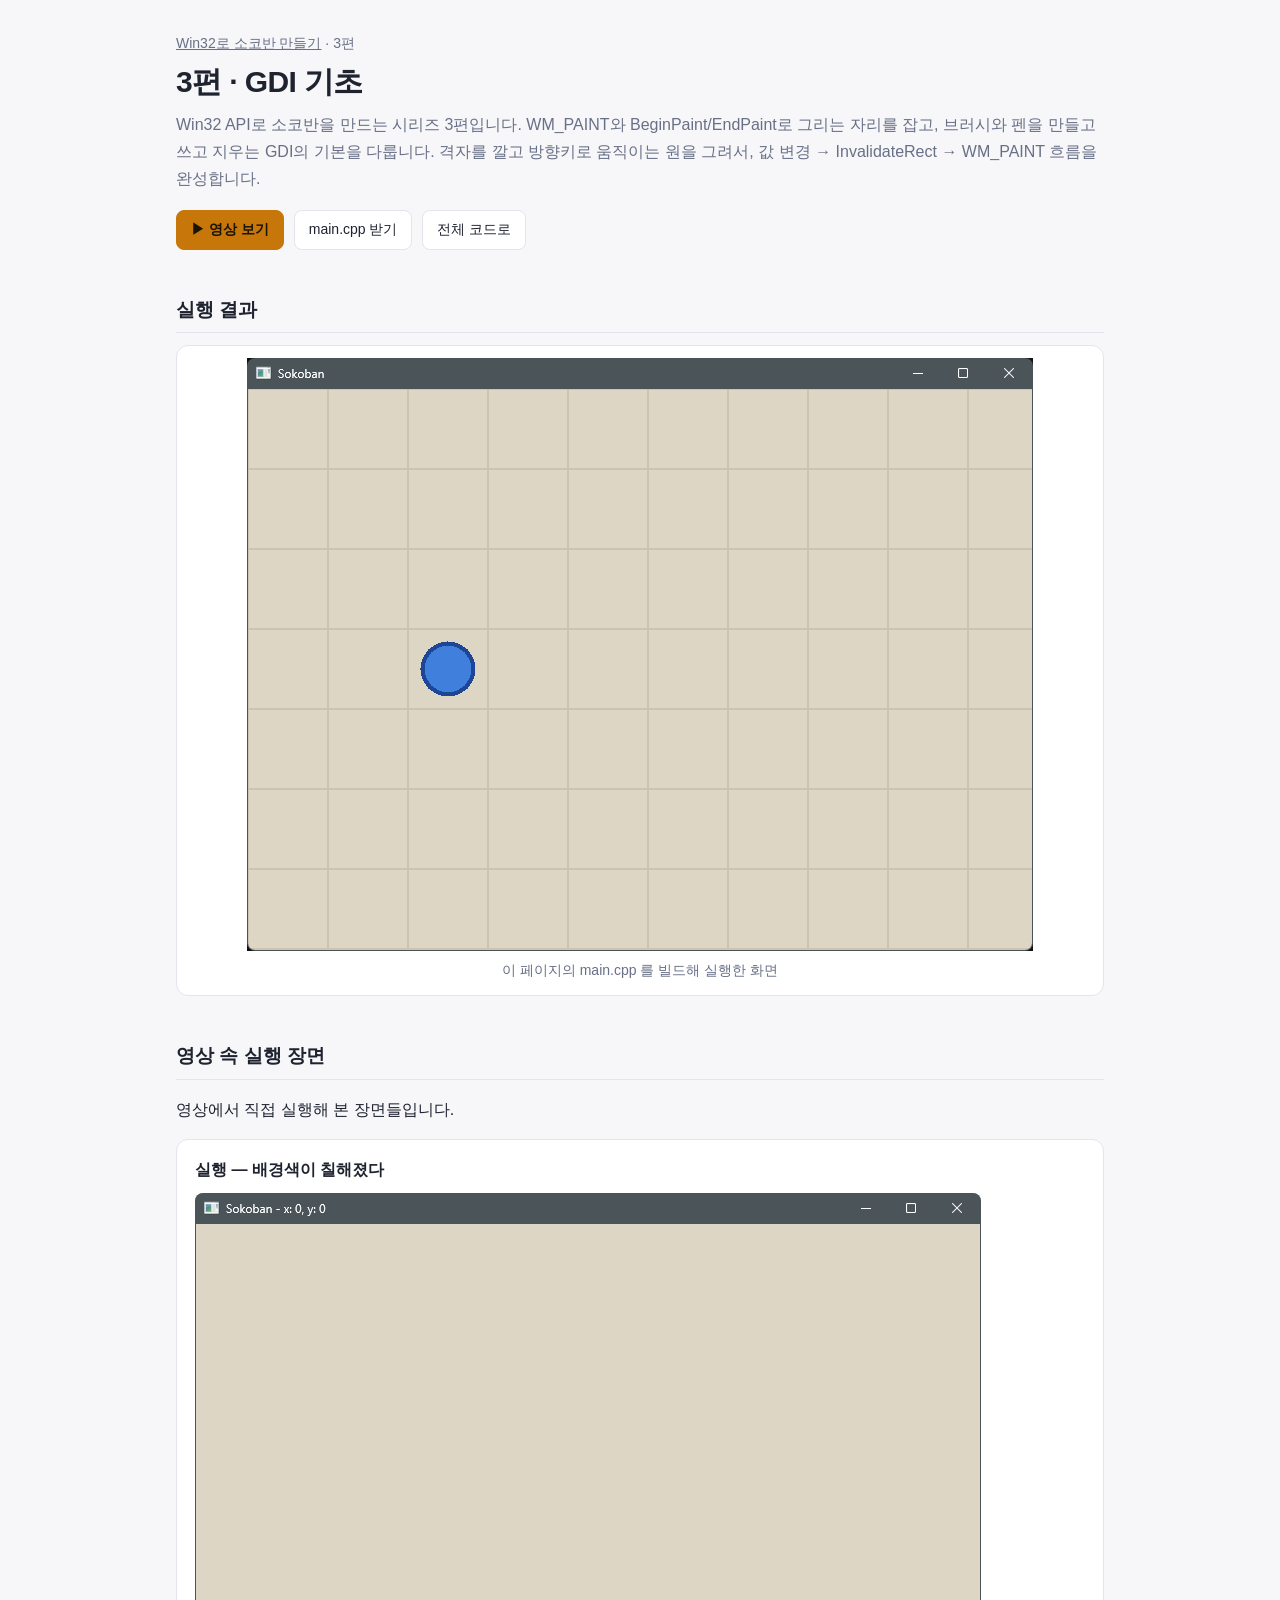
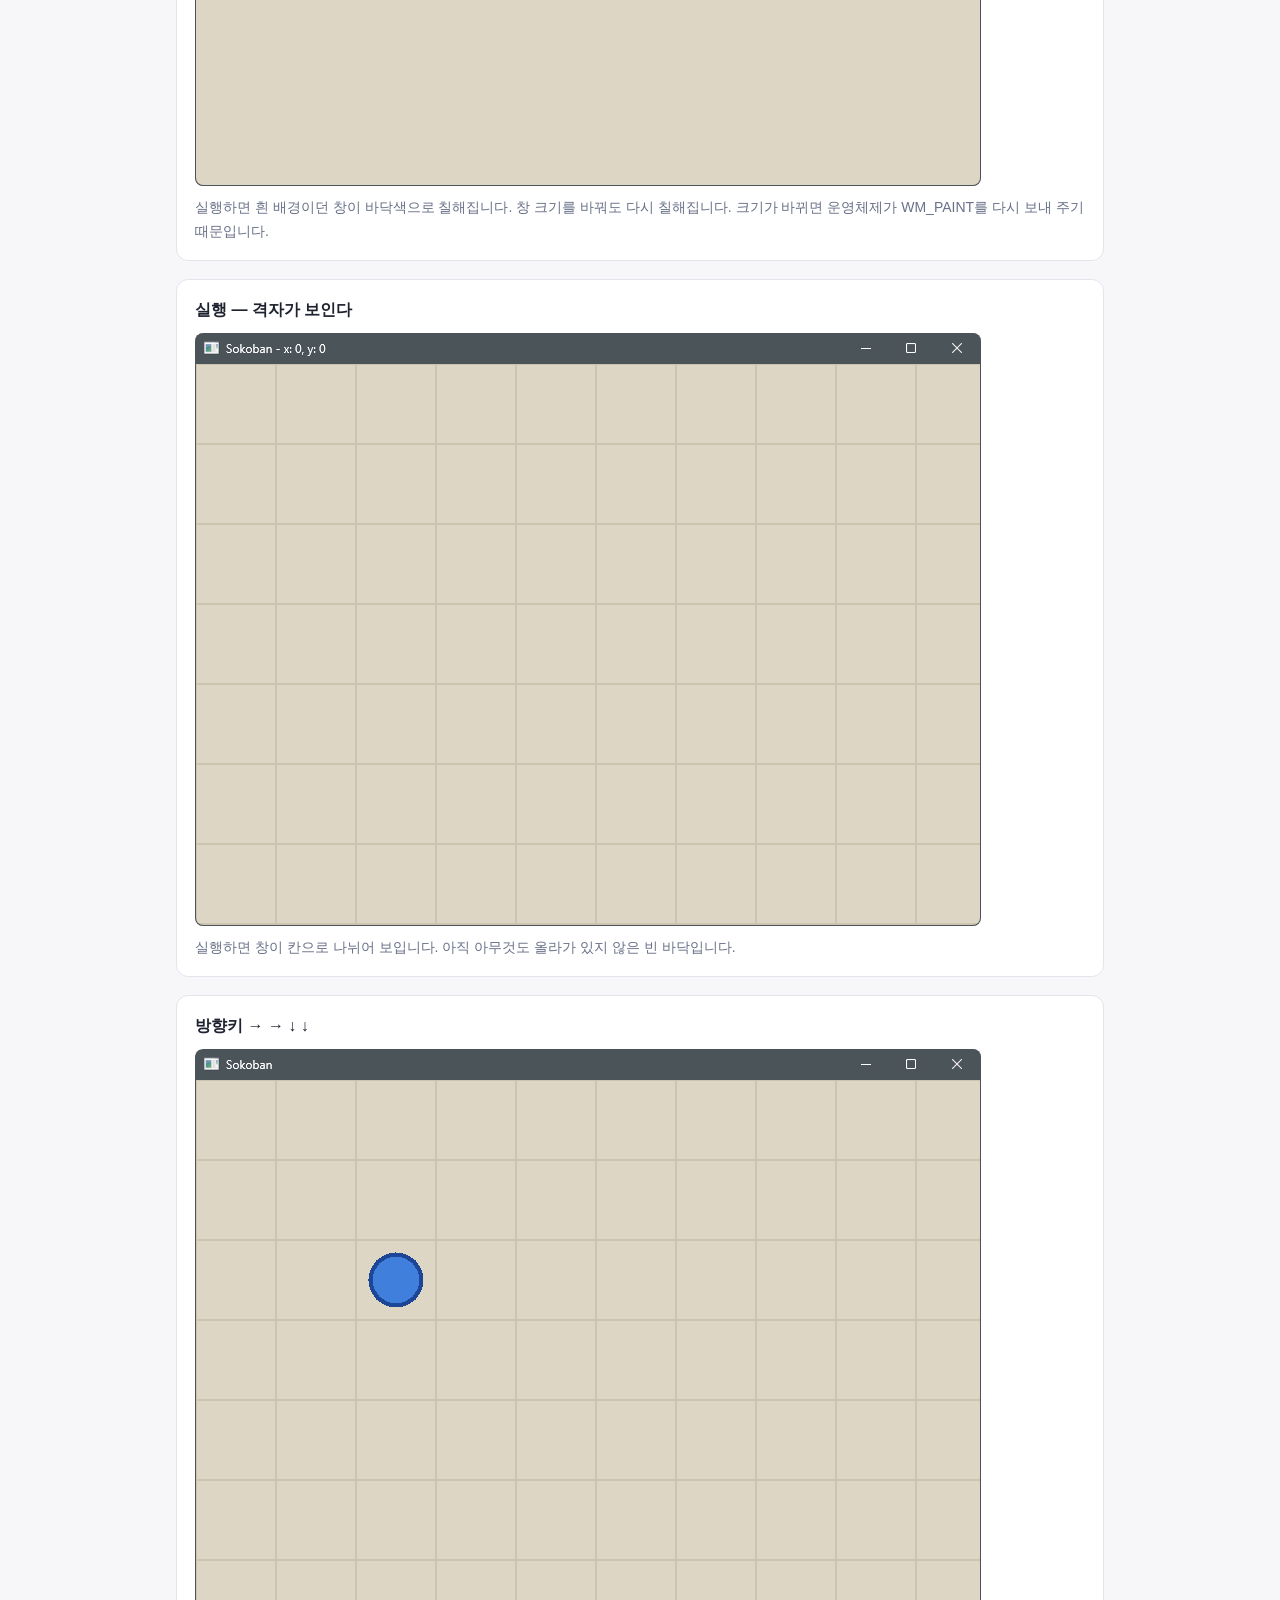
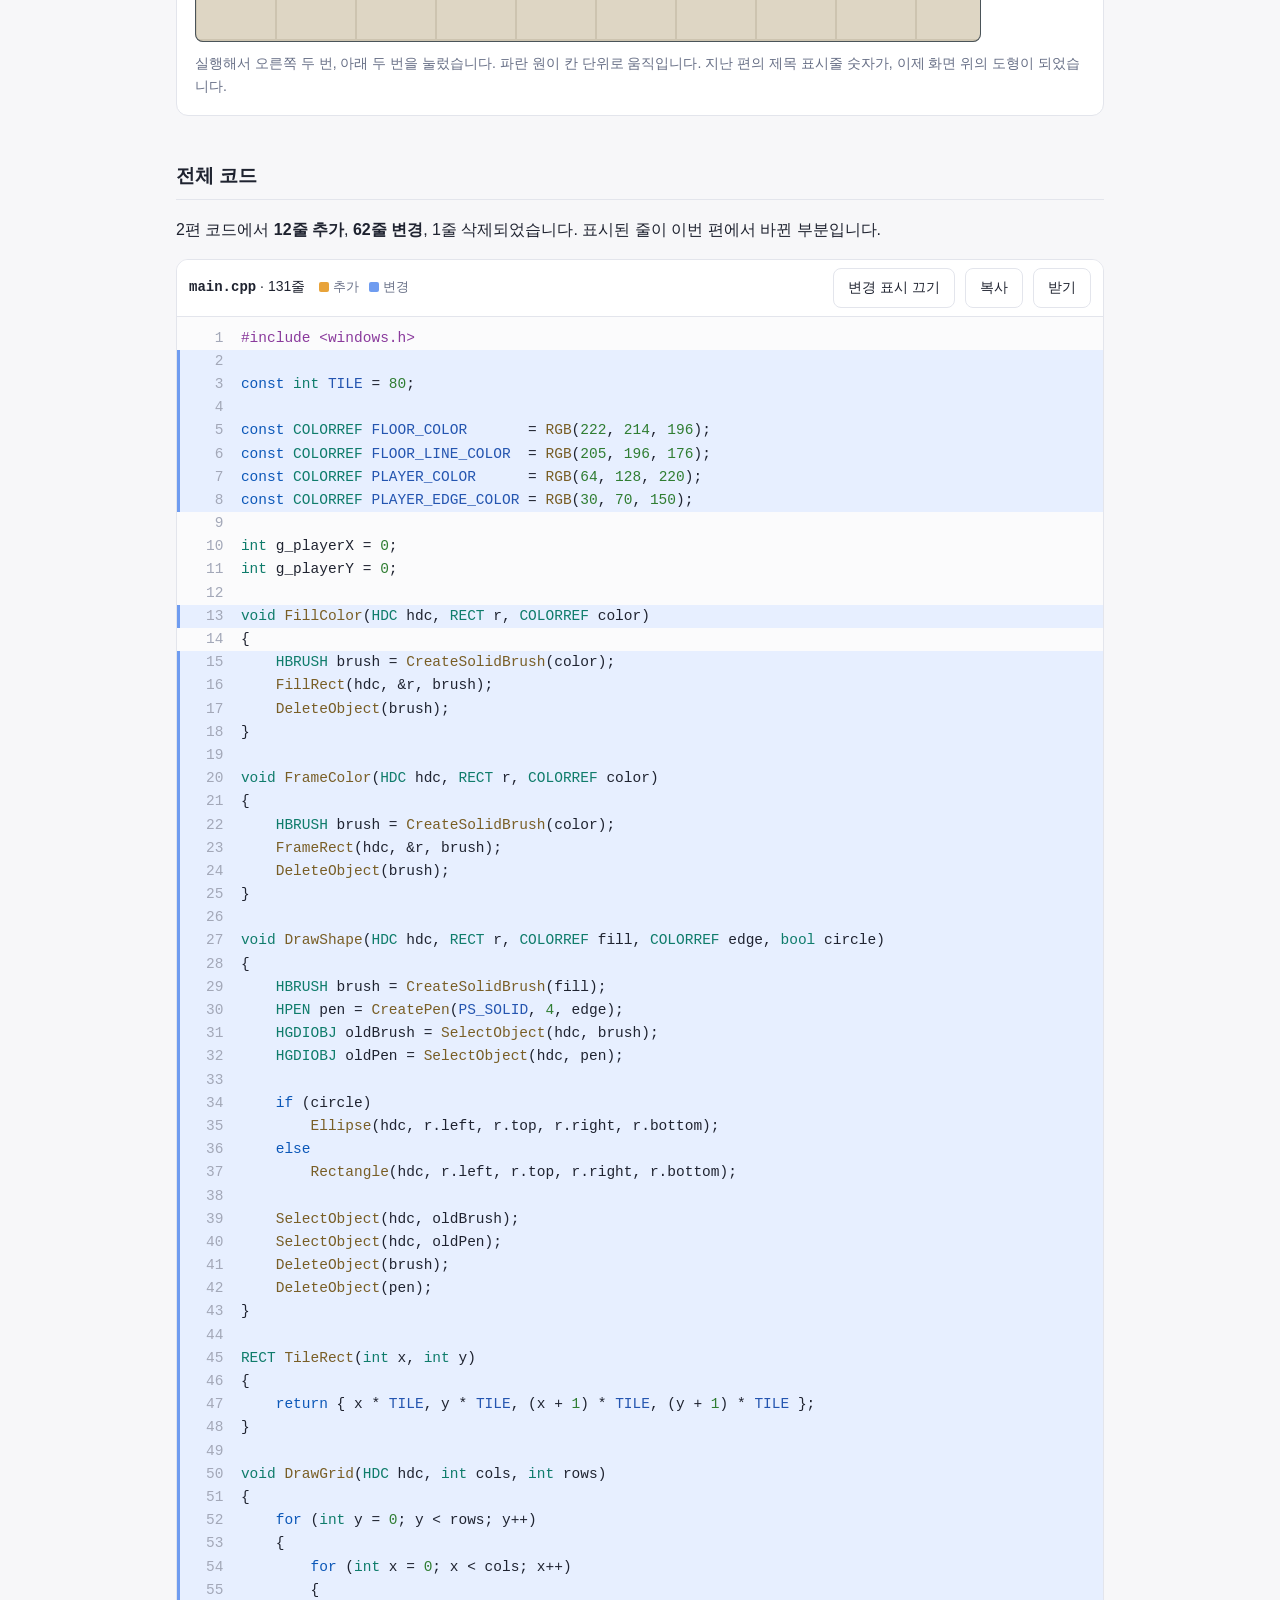
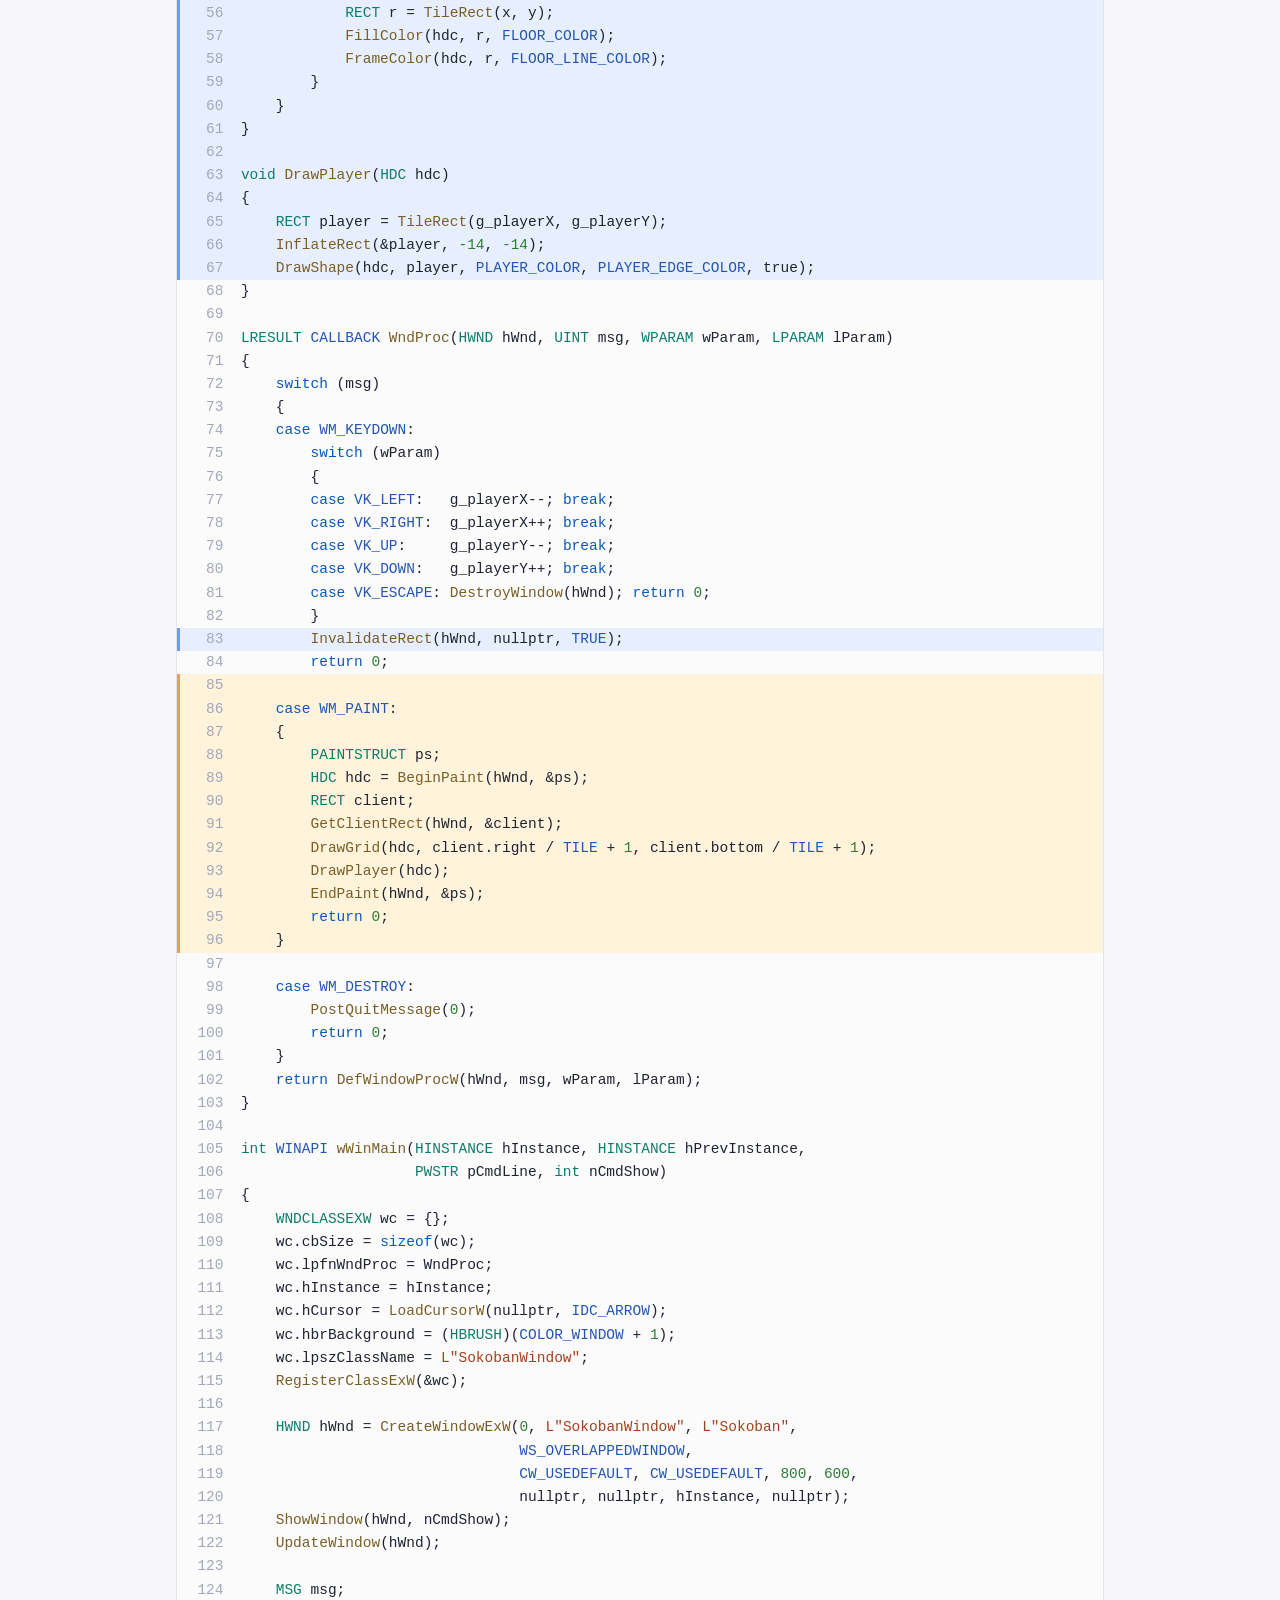
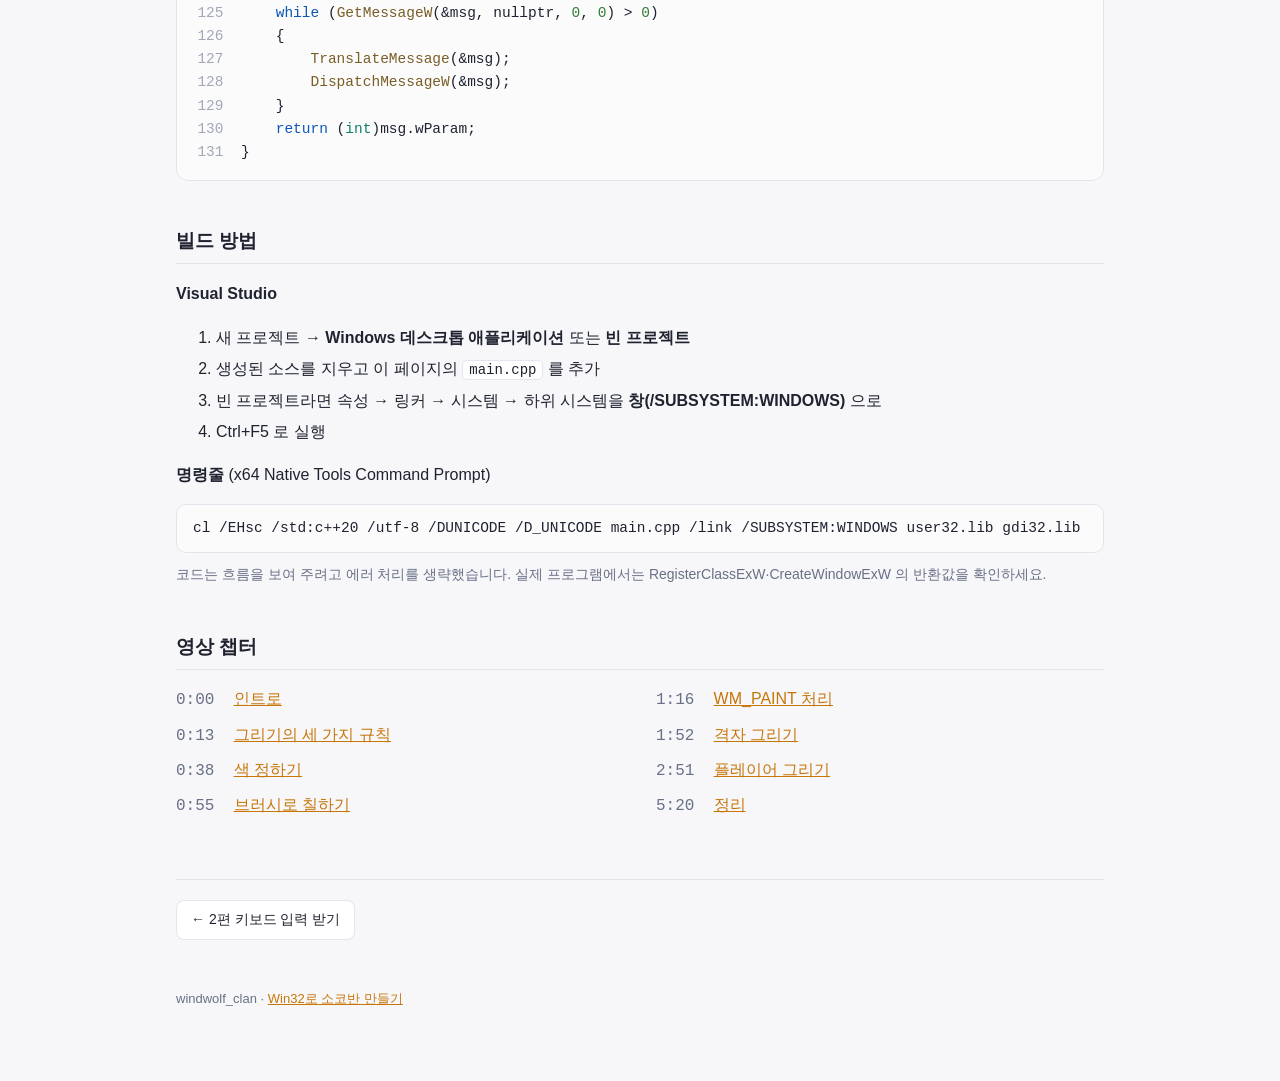
<file: sokoban/ep03/index.html>
<!doctype html>
<html lang="ko">
<head>
<meta charset="utf-8">
<meta name="viewport" content="width=device-width,initial-scale=1">
<title>Win32로 소코반 만들기 3편 - GDI 기초</title>
<meta name="description" content="Win32 API로 소코반을 만드는 시리즈 3편입니다. WM_PAINT와 BeginPaint/EndPaint로 그리는 자리를 잡고, 브러시와 펜을 만들고 쓰고 지우는 GDI의 기본을 다룹니다. 격자를 깔고 방향키로 움직이는 원을 그려서, 값 변경 → InvalidateRect → WM_PAINT 흐름을 완성합니다.">
<link rel="canonical" href="https://shorts.windwolf.co.kr/sokoban/ep03/">
<meta property="og:title" content="Win32로 소코반 만들기 3편 - GDI 기초">
<meta property="og:description" content="Win32 API로 소코반을 만드는 시리즈 3편입니다. WM_PAINT와 BeginPaint/EndPaint로 그리는 자리를 잡고, 브러시와 펜을 만들고 쓰고 지우는 GDI의 기본을 다룹니다. 격자를 깔고 방향키로 움직이는 원을 그려서, 값 변경 → InvalidateRect → WM_PAINT 흐름을 완성합니다.">
<meta property="og:url" content="https://shorts.windwolf.co.kr/sokoban/ep03/">
<link rel="stylesheet" href="../style.css">
</head>
<body>
<div class="wrap">
<div class="crumb"><a href="../">Win32로 소코반 만들기</a> · 3편</div>
<h1>3편 · GDI 기초</h1>
<p class="lead">Win32 API로 소코반을 만드는 시리즈 3편입니다. WM_PAINT와 BeginPaint/EndPaint로 그리는 자리를 잡고, 브러시와 펜을 만들고 쓰고 지우는 GDI의 기본을 다룹니다. 격자를 깔고 방향키로 움직이는 원을 그려서, 값 변경 → InvalidateRect → WM_PAINT 흐름을 완성합니다.</p>
<div class="btns"><a class="btn primary" href="https://www.youtube.com/watch?v=wXg4Fby-enw">▶ 영상 보기</a><a class="btn" href="main.cpp" download>main.cpp 받기</a><a class="btn" href="#code-section">전체 코드로</a></div>
<h2>실행 결과</h2><figure class="shot" style="margin:0"><img src="run.png" alt="3편 코드를 실행한 창" loading="lazy"><figcaption>이 페이지의 main.cpp 를 빌드해 실행한 화면</figcaption></figure>
<h2>영상 속 실행 장면</h2><p>영상에서 직접 실행해 본 장면들입니다.</p><figure class="scene"><h3>실행 — 배경색이 칠해졌다</h3><img src="shot2.png" alt="실행 — 배경색이 칠해졌다" loading="lazy"><figcaption>실행하면 흰 배경이던 창이 바닥색으로 칠해집니다. 창 크기를 바꿔도 다시 칠해집니다. 크기가 바뀌면 운영체제가 WM_PAINT를 다시 보내 주기 때문입니다.</figcaption></figure><figure class="scene"><h3>실행 — 격자가 보인다</h3><img src="shot3.png" alt="실행 — 격자가 보인다" loading="lazy"><figcaption>실행하면 창이 칸으로 나뉘어 보입니다. 아직 아무것도 올라가 있지 않은 빈 바닥입니다.</figcaption></figure><figure class="scene"><h3>방향키 → → ↓ ↓</h3><img src="shot4.png" alt="방향키 → → ↓ ↓" loading="lazy"><figcaption>실행해서 오른쪽 두 번, 아래 두 번을 눌렀습니다. 파란 원이 칸 단위로 움직입니다. 지난 편의 제목 표시줄 숫자가, 이제 화면 위의 도형이 되었습니다.</figcaption></figure>
<h2 id="code-section">전체 코드</h2><p>2편 코드에서 <b>12줄 추가</b>, <b>62줄 변경</b>, 1줄 삭제되었습니다. 표시된 줄이 이번 편에서 바뀐 부분입니다.</p><div class="codebox"><div class="codehead"><span><b>main.cpp</b> · 131줄 <span class="legend"><i style="background:var(--addb)"></i>추가<i style="background:var(--chgb)"></i>변경</span></span><span class="btns" style="margin:0"><button class="btn" onclick="toggleMarks(this)">변경 표시 끄기</button><button class="btn" onclick="copyCode('raw',this)">복사</button><a class="btn" href="main.cpp" download>받기</a></span></div><pre id="code"><span class="l "><span class="n">1</span><span class="pp">#</span><span class="pp">include</span> <span class="pp">&lt;windows.h&gt;</span></span><span class="l chg"><span class="n">2</span></span><span class="l chg"><span class="n">3</span><span class="kw">const</span> <span class="ty">int</span> <span class="cs">TILE</span> = <span class="nm">80</span>;</span><span class="l chg"><span class="n">4</span></span><span class="l chg"><span class="n">5</span><span class="kw">const</span> <span class="ty">COLORREF</span> <span class="cs">FLOOR_COLOR</span>       = <span class="fn">RGB</span>(<span class="nm">222</span>, <span class="nm">214</span>, <span class="nm">196</span>);</span><span class="l chg"><span class="n">6</span><span class="kw">const</span> <span class="ty">COLORREF</span> <span class="cs">FLOOR_LINE_COLOR</span>  = <span class="fn">RGB</span>(<span class="nm">205</span>, <span class="nm">196</span>, <span class="nm">176</span>);</span><span class="l chg"><span class="n">7</span><span class="kw">const</span> <span class="ty">COLORREF</span> <span class="cs">PLAYER_COLOR</span>      = <span class="fn">RGB</span>(<span class="nm">64</span>, <span class="nm">128</span>, <span class="nm">220</span>);</span><span class="l chg"><span class="n">8</span><span class="kw">const</span> <span class="ty">COLORREF</span> <span class="cs">PLAYER_EDGE_COLOR</span> = <span class="fn">RGB</span>(<span class="nm">30</span>, <span class="nm">70</span>, <span class="nm">150</span>);</span><span class="l "><span class="n">9</span></span><span class="l "><span class="n">10</span><span class="ty">int</span> g_playerX = <span class="nm">0</span>;</span><span class="l "><span class="n">11</span><span class="ty">int</span> g_playerY = <span class="nm">0</span>;</span><span class="l "><span class="n">12</span></span><span class="l chg"><span class="n">13</span><span class="ty">void</span> <span class="fn">FillColor</span>(<span class="ty">HDC</span> hdc, <span class="ty">RECT</span> r, <span class="ty">COLORREF</span> color)</span><span class="l "><span class="n">14</span>{</span><span class="l chg"><span class="n">15</span>    <span class="ty">HBRUSH</span> brush = <span class="fn">CreateSolidBrush</span>(color);</span><span class="l chg"><span class="n">16</span>    <span class="fn">FillRect</span>(hdc, &amp;r, brush);</span><span class="l chg"><span class="n">17</span>    <span class="fn">DeleteObject</span>(brush);</span><span class="l chg"><span class="n">18</span>}</span><span class="l chg"><span class="n">19</span></span><span class="l chg"><span class="n">20</span><span class="ty">void</span> <span class="fn">FrameColor</span>(<span class="ty">HDC</span> hdc, <span class="ty">RECT</span> r, <span class="ty">COLORREF</span> color)</span><span class="l chg"><span class="n">21</span>{</span><span class="l chg"><span class="n">22</span>    <span class="ty">HBRUSH</span> brush = <span class="fn">CreateSolidBrush</span>(color);</span><span class="l chg"><span class="n">23</span>    <span class="fn">FrameRect</span>(hdc, &amp;r, brush);</span><span class="l chg"><span class="n">24</span>    <span class="fn">DeleteObject</span>(brush);</span><span class="l chg"><span class="n">25</span>}</span><span class="l chg"><span class="n">26</span></span><span class="l chg"><span class="n">27</span><span class="ty">void</span> <span class="fn">DrawShape</span>(<span class="ty">HDC</span> hdc, <span class="ty">RECT</span> r, <span class="ty">COLORREF</span> fill, <span class="ty">COLORREF</span> edge, <span class="ty">bool</span> circle)</span><span class="l chg"><span class="n">28</span>{</span><span class="l chg"><span class="n">29</span>    <span class="ty">HBRUSH</span> brush = <span class="fn">CreateSolidBrush</span>(fill);</span><span class="l chg"><span class="n">30</span>    <span class="ty">HPEN</span> pen = <span class="fn">CreatePen</span>(<span class="cs">PS_SOLID</span>, <span class="nm">4</span>, edge);</span><span class="l chg"><span class="n">31</span>    <span class="ty">HGDIOBJ</span> oldBrush = <span class="fn">SelectObject</span>(hdc, brush);</span><span class="l chg"><span class="n">32</span>    <span class="ty">HGDIOBJ</span> oldPen = <span class="fn">SelectObject</span>(hdc, pen);</span><span class="l chg"><span class="n">33</span></span><span class="l chg"><span class="n">34</span>    <span class="kw">if</span> (circle)</span><span class="l chg"><span class="n">35</span>        <span class="fn">Ellipse</span>(hdc, r.left, r.top, r.right, r.bottom);</span><span class="l chg"><span class="n">36</span>    <span class="kw">else</span></span><span class="l chg"><span class="n">37</span>        <span class="fn">Rectangle</span>(hdc, r.left, r.top, r.right, r.bottom);</span><span class="l chg"><span class="n">38</span></span><span class="l chg"><span class="n">39</span>    <span class="fn">SelectObject</span>(hdc, oldBrush);</span><span class="l chg"><span class="n">40</span>    <span class="fn">SelectObject</span>(hdc, oldPen);</span><span class="l chg"><span class="n">41</span>    <span class="fn">DeleteObject</span>(brush);</span><span class="l chg"><span class="n">42</span>    <span class="fn">DeleteObject</span>(pen);</span><span class="l chg"><span class="n">43</span>}</span><span class="l chg"><span class="n">44</span></span><span class="l chg"><span class="n">45</span><span class="ty">RECT</span> <span class="fn">TileRect</span>(<span class="ty">int</span> x, <span class="ty">int</span> y)</span><span class="l chg"><span class="n">46</span>{</span><span class="l chg"><span class="n">47</span>    <span class="kw">return</span> { x * <span class="cs">TILE</span>, y * <span class="cs">TILE</span>, (x + <span class="nm">1</span>) * <span class="cs">TILE</span>, (y + <span class="nm">1</span>) * <span class="cs">TILE</span> };</span><span class="l chg"><span class="n">48</span>}</span><span class="l chg"><span class="n">49</span></span><span class="l chg"><span class="n">50</span><span class="ty">void</span> <span class="fn">DrawGrid</span>(<span class="ty">HDC</span> hdc, <span class="ty">int</span> cols, <span class="ty">int</span> rows)</span><span class="l chg"><span class="n">51</span>{</span><span class="l chg"><span class="n">52</span>    <span class="kw">for</span> (<span class="ty">int</span> y = <span class="nm">0</span>; y &lt; rows; y++)</span><span class="l chg"><span class="n">53</span>    {</span><span class="l chg"><span class="n">54</span>        <span class="kw">for</span> (<span class="ty">int</span> x = <span class="nm">0</span>; x &lt; cols; x++)</span><span class="l chg"><span class="n">55</span>        {</span><span class="l chg"><span class="n">56</span>            <span class="ty">RECT</span> r = <span class="fn">TileRect</span>(x, y);</span><span class="l chg"><span class="n">57</span>            <span class="fn">FillColor</span>(hdc, r, <span class="cs">FLOOR_COLOR</span>);</span><span class="l chg"><span class="n">58</span>            <span class="fn">FrameColor</span>(hdc, r, <span class="cs">FLOOR_LINE_COLOR</span>);</span><span class="l chg"><span class="n">59</span>        }</span><span class="l chg"><span class="n">60</span>    }</span><span class="l chg"><span class="n">61</span>}</span><span class="l chg"><span class="n">62</span></span><span class="l chg"><span class="n">63</span><span class="ty">void</span> <span class="fn">DrawPlayer</span>(<span class="ty">HDC</span> hdc)</span><span class="l chg"><span class="n">64</span>{</span><span class="l chg"><span class="n">65</span>    <span class="ty">RECT</span> player = <span class="fn">TileRect</span>(g_playerX, g_playerY);</span><span class="l chg"><span class="n">66</span>    <span class="fn">InflateRect</span>(&amp;player, <span class="nm">-14</span>, <span class="nm">-14</span>);</span><span class="l chg"><span class="n">67</span>    <span class="fn">DrawShape</span>(hdc, player, <span class="cs">PLAYER_COLOR</span>, <span class="cs">PLAYER_EDGE_COLOR</span>, true);</span><span class="l "><span class="n">68</span>}</span><span class="l "><span class="n">69</span></span><span class="l "><span class="n">70</span><span class="ty">LRESULT</span> <span class="cs">CALLBACK</span> <span class="fn">WndProc</span>(<span class="ty">HWND</span> hWnd, <span class="ty">UINT</span> msg, <span class="ty">WPARAM</span> wParam, <span class="ty">LPARAM</span> lParam)</span><span class="l "><span class="n">71</span>{</span><span class="l "><span class="n">72</span>    <span class="kw">switch</span> (msg)</span><span class="l "><span class="n">73</span>    {</span><span class="l "><span class="n">74</span>    <span class="kw">case</span> <span class="cs">WM_KEYDOWN</span>:</span><span class="l "><span class="n">75</span>        <span class="kw">switch</span> (wParam)</span><span class="l "><span class="n">76</span>        {</span><span class="l "><span class="n">77</span>        <span class="kw">case</span> <span class="cs">VK_LEFT</span>:   g_playerX--; <span class="kw">break</span>;</span><span class="l "><span class="n">78</span>        <span class="kw">case</span> <span class="cs">VK_RIGHT</span>:  g_playerX++; <span class="kw">break</span>;</span><span class="l "><span class="n">79</span>        <span class="kw">case</span> <span class="cs">VK_UP</span>:     g_playerY--; <span class="kw">break</span>;</span><span class="l "><span class="n">80</span>        <span class="kw">case</span> <span class="cs">VK_DOWN</span>:   g_playerY++; <span class="kw">break</span>;</span><span class="l "><span class="n">81</span>        <span class="kw">case</span> <span class="cs">VK_ESCAPE</span>: <span class="fn">DestroyWindow</span>(hWnd); <span class="kw">return</span> <span class="nm">0</span>;</span><span class="l "><span class="n">82</span>        }</span><span class="l chg"><span class="n">83</span>        <span class="fn">InvalidateRect</span>(hWnd, nullptr, <span class="cs">TRUE</span>);</span><span class="l "><span class="n">84</span>        <span class="kw">return</span> <span class="nm">0</span>;</span><span class="l add"><span class="n">85</span></span><span class="l add"><span class="n">86</span>    <span class="kw">case</span> <span class="cs">WM_PAINT</span>:</span><span class="l add"><span class="n">87</span>    {</span><span class="l add"><span class="n">88</span>        <span class="ty">PAINTSTRUCT</span> ps;</span><span class="l add"><span class="n">89</span>        <span class="ty">HDC</span> hdc = <span class="fn">BeginPaint</span>(hWnd, &amp;ps);</span><span class="l add"><span class="n">90</span>        <span class="ty">RECT</span> client;</span><span class="l add"><span class="n">91</span>        <span class="fn">GetClientRect</span>(hWnd, &amp;client);</span><span class="l add"><span class="n">92</span>        <span class="fn">DrawGrid</span>(hdc, client.right / <span class="cs">TILE</span> + <span class="nm">1</span>, client.bottom / <span class="cs">TILE</span> + <span class="nm">1</span>);</span><span class="l add"><span class="n">93</span>        <span class="fn">DrawPlayer</span>(hdc);</span><span class="l add"><span class="n">94</span>        <span class="fn">EndPaint</span>(hWnd, &amp;ps);</span><span class="l add"><span class="n">95</span>        <span class="kw">return</span> <span class="nm">0</span>;</span><span class="l add"><span class="n">96</span>    }</span><span class="l "><span class="n">97</span></span><span class="l "><span class="n">98</span>    <span class="kw">case</span> <span class="cs">WM_DESTROY</span>:</span><span class="l "><span class="n">99</span>        <span class="fn">PostQuitMessage</span>(<span class="nm">0</span>);</span><span class="l "><span class="n">100</span>        <span class="kw">return</span> <span class="nm">0</span>;</span><span class="l "><span class="n">101</span>    }</span><span class="l "><span class="n">102</span>    <span class="kw">return</span> <span class="fn">DefWindowProcW</span>(hWnd, msg, wParam, lParam);</span><span class="l "><span class="n">103</span>}</span><span class="l "><span class="n">104</span></span><span class="l "><span class="n">105</span><span class="ty">int</span> <span class="cs">WINAPI</span> <span class="fn">wWinMain</span>(<span class="ty">HINSTANCE</span> hInstance, <span class="ty">HINSTANCE</span> hPrevInstance,</span><span class="l "><span class="n">106</span>                    <span class="ty">PWSTR</span> pCmdLine, <span class="ty">int</span> nCmdShow)</span><span class="l "><span class="n">107</span>{</span><span class="l "><span class="n">108</span>    <span class="ty">WNDCLASSEXW</span> wc = {};</span><span class="l "><span class="n">109</span>    wc.cbSize = <span class="kw">sizeof</span>(wc);</span><span class="l "><span class="n">110</span>    wc.lpfnWndProc = WndProc;</span><span class="l "><span class="n">111</span>    wc.hInstance = hInstance;</span><span class="l "><span class="n">112</span>    wc.hCursor = <span class="fn">LoadCursorW</span>(nullptr, <span class="cs">IDC_ARROW</span>);</span><span class="l "><span class="n">113</span>    wc.hbrBackground = (<span class="ty">HBRUSH</span>)(<span class="cs">COLOR_WINDOW</span> + <span class="nm">1</span>);</span><span class="l "><span class="n">114</span>    wc.lpszClassName = <span class="str">L</span><span class="str">&quot;</span><span class="str">SokobanWindow</span><span class="str">&quot;</span>;</span><span class="l "><span class="n">115</span>    <span class="fn">RegisterClassExW</span>(&amp;wc);</span><span class="l "><span class="n">116</span></span><span class="l "><span class="n">117</span>    <span class="ty">HWND</span> hWnd = <span class="fn">CreateWindowExW</span>(<span class="nm">0</span>, <span class="str">L</span><span class="str">&quot;</span><span class="str">SokobanWindow</span><span class="str">&quot;</span>, <span class="str">L</span><span class="str">&quot;</span><span class="str">Sokoban</span><span class="str">&quot;</span>,</span><span class="l "><span class="n">118</span>                                <span class="cs">WS_OVERLAPPEDWINDOW</span>,</span><span class="l "><span class="n">119</span>                                <span class="cs">CW_USEDEFAULT</span>, <span class="cs">CW_USEDEFAULT</span>, <span class="nm">800</span>, <span class="nm">600</span>,</span><span class="l "><span class="n">120</span>                                nullptr, nullptr, hInstance, nullptr);</span><span class="l "><span class="n">121</span>    <span class="fn">ShowWindow</span>(hWnd, nCmdShow);</span><span class="l "><span class="n">122</span>    <span class="fn">UpdateWindow</span>(hWnd);</span><span class="l "><span class="n">123</span></span><span class="l "><span class="n">124</span>    <span class="ty">MSG</span> msg;</span><span class="l "><span class="n">125</span>    <span class="kw">while</span> (<span class="fn">GetMessageW</span>(&amp;msg, nullptr, <span class="nm">0</span>, <span class="nm">0</span>) &gt; <span class="nm">0</span>)</span><span class="l "><span class="n">126</span>    {</span><span class="l "><span class="n">127</span>        <span class="fn">TranslateMessage</span>(&amp;msg);</span><span class="l "><span class="n">128</span>        <span class="fn">DispatchMessageW</span>(&amp;msg);</span><span class="l "><span class="n">129</span>    }</span><span class="l "><span class="n">130</span>    <span class="kw">return</span> (<span class="ty">int</span>)msg.wParam;</span><span class="l "><span class="n">131</span>}</span></pre></div><textarea id="raw" hidden>#include &lt;windows.h&gt;

const int TILE = 80;

const COLORREF FLOOR_COLOR       = RGB(222, 214, 196);
const COLORREF FLOOR_LINE_COLOR  = RGB(205, 196, 176);
const COLORREF PLAYER_COLOR      = RGB(64, 128, 220);
const COLORREF PLAYER_EDGE_COLOR = RGB(30, 70, 150);

int g_playerX = 0;
int g_playerY = 0;

void FillColor(HDC hdc, RECT r, COLORREF color)
{
    HBRUSH brush = CreateSolidBrush(color);
    FillRect(hdc, &amp;r, brush);
    DeleteObject(brush);
}

void FrameColor(HDC hdc, RECT r, COLORREF color)
{
    HBRUSH brush = CreateSolidBrush(color);
    FrameRect(hdc, &amp;r, brush);
    DeleteObject(brush);
}

void DrawShape(HDC hdc, RECT r, COLORREF fill, COLORREF edge, bool circle)
{
    HBRUSH brush = CreateSolidBrush(fill);
    HPEN pen = CreatePen(PS_SOLID, 4, edge);
    HGDIOBJ oldBrush = SelectObject(hdc, brush);
    HGDIOBJ oldPen = SelectObject(hdc, pen);

    if (circle)
        Ellipse(hdc, r.left, r.top, r.right, r.bottom);
    else
        Rectangle(hdc, r.left, r.top, r.right, r.bottom);

    SelectObject(hdc, oldBrush);
    SelectObject(hdc, oldPen);
    DeleteObject(brush);
    DeleteObject(pen);
}

RECT TileRect(int x, int y)
{
    return { x * TILE, y * TILE, (x + 1) * TILE, (y + 1) * TILE };
}

void DrawGrid(HDC hdc, int cols, int rows)
{
    for (int y = 0; y &lt; rows; y++)
    {
        for (int x = 0; x &lt; cols; x++)
        {
            RECT r = TileRect(x, y);
            FillColor(hdc, r, FLOOR_COLOR);
            FrameColor(hdc, r, FLOOR_LINE_COLOR);
        }
    }
}

void DrawPlayer(HDC hdc)
{
    RECT player = TileRect(g_playerX, g_playerY);
    InflateRect(&amp;player, -14, -14);
    DrawShape(hdc, player, PLAYER_COLOR, PLAYER_EDGE_COLOR, true);
}

LRESULT CALLBACK WndProc(HWND hWnd, UINT msg, WPARAM wParam, LPARAM lParam)
{
    switch (msg)
    {
    case WM_KEYDOWN:
        switch (wParam)
        {
        case VK_LEFT:   g_playerX--; break;
        case VK_RIGHT:  g_playerX++; break;
        case VK_UP:     g_playerY--; break;
        case VK_DOWN:   g_playerY++; break;
        case VK_ESCAPE: DestroyWindow(hWnd); return 0;
        }
        InvalidateRect(hWnd, nullptr, TRUE);
        return 0;

    case WM_PAINT:
    {
        PAINTSTRUCT ps;
        HDC hdc = BeginPaint(hWnd, &amp;ps);
        RECT client;
        GetClientRect(hWnd, &amp;client);
        DrawGrid(hdc, client.right / TILE + 1, client.bottom / TILE + 1);
        DrawPlayer(hdc);
        EndPaint(hWnd, &amp;ps);
        return 0;
    }

    case WM_DESTROY:
        PostQuitMessage(0);
        return 0;
    }
    return DefWindowProcW(hWnd, msg, wParam, lParam);
}

int WINAPI wWinMain(HINSTANCE hInstance, HINSTANCE hPrevInstance,
                    PWSTR pCmdLine, int nCmdShow)
{
    WNDCLASSEXW wc = {};
    wc.cbSize = sizeof(wc);
    wc.lpfnWndProc = WndProc;
    wc.hInstance = hInstance;
    wc.hCursor = LoadCursorW(nullptr, IDC_ARROW);
    wc.hbrBackground = (HBRUSH)(COLOR_WINDOW + 1);
    wc.lpszClassName = L&quot;SokobanWindow&quot;;
    RegisterClassExW(&amp;wc);

    HWND hWnd = CreateWindowExW(0, L&quot;SokobanWindow&quot;, L&quot;Sokoban&quot;,
                                WS_OVERLAPPEDWINDOW,
                                CW_USEDEFAULT, CW_USEDEFAULT, 800, 600,
                                nullptr, nullptr, hInstance, nullptr);
    ShowWindow(hWnd, nCmdShow);
    UpdateWindow(hWnd);

    MSG msg;
    while (GetMessageW(&amp;msg, nullptr, 0, 0) &gt; 0)
    {
        TranslateMessage(&amp;msg);
        DispatchMessageW(&amp;msg);
    }
    return (int)msg.wParam;
}
</textarea>
<h2>빌드 방법</h2><p><b>Visual Studio</b></p><ol class="steps"><li>새 프로젝트 → <b>Windows 데스크톱 애플리케이션</b> 또는 <b>빈 프로젝트</b></li><li>생성된 소스를 지우고 이 페이지의 <code class="inl">main.cpp</code> 를 추가</li><li>빈 프로젝트라면 속성 → 링커 → 시스템 → 하위 시스템을 <b>창(/SUBSYSTEM:WINDOWS)</b> 으로</li><li>Ctrl+F5 로 실행</li></ol><p><b>명령줄</b> (x64 Native Tools Command Prompt)</p><div class="cmd"><pre id="clcmd">cl /EHsc /std:c++20 /utf-8 /DUNICODE /D_UNICODE main.cpp /link /SUBSYSTEM:WINDOWS user32.lib gdi32.lib</pre></div><p class="lead" style="font-size:14px;margin-top:10px">코드는 흐름을 보여 주려고 에러 처리를 생략했습니다. 실제 프로그램에서는 RegisterClassExW·CreateWindowExW 의 반환값을 확인하세요.</p>
<h2>영상 챕터</h2><ul class="chapters"><li><a href="https://www.youtube.com/watch?v=wXg4Fby-enw&amp;t=0s"><span class="t">0:00</span>인트로</a></li><li><a href="https://www.youtube.com/watch?v=wXg4Fby-enw&amp;t=13s"><span class="t">0:13</span>그리기의 세 가지 규칙</a></li><li><a href="https://www.youtube.com/watch?v=wXg4Fby-enw&amp;t=38s"><span class="t">0:38</span>색 정하기</a></li><li><a href="https://www.youtube.com/watch?v=wXg4Fby-enw&amp;t=55s"><span class="t">0:55</span>브러시로 칠하기</a></li><li><a href="https://www.youtube.com/watch?v=wXg4Fby-enw&amp;t=76s"><span class="t">1:16</span>WM_PAINT 처리</a></li><li><a href="https://www.youtube.com/watch?v=wXg4Fby-enw&amp;t=112s"><span class="t">1:52</span>격자 그리기</a></li><li><a href="https://www.youtube.com/watch?v=wXg4Fby-enw&amp;t=171s"><span class="t">2:51</span>플레이어 그리기</a></li><li><a href="https://www.youtube.com/watch?v=wXg4Fby-enw&amp;t=320s"><span class="t">5:20</span>정리</a></li></ul>
<div class="nav"><a class="btn" href="../ep02/">← 2편 키보드 입력 받기</a><span></span></div>
<footer>windwolf_clan · <a href="../">Win32로 소코반 만들기</a></footer>
</div>
<script>
function copyCode(id,btn){navigator.clipboard.writeText(document.getElementById(id).textContent).then(()=>{
 const t=btn.textContent;btn.textContent='복사됨';setTimeout(()=>btn.textContent=t,1200)})}
function toggleMarks(btn){const p=document.getElementById('code');p.classList.toggle('nomark');
 btn.textContent=p.classList.contains('nomark')?'변경 표시 켜기':'변경 표시 끄기'}
</script>
</body>
</html>
</file>
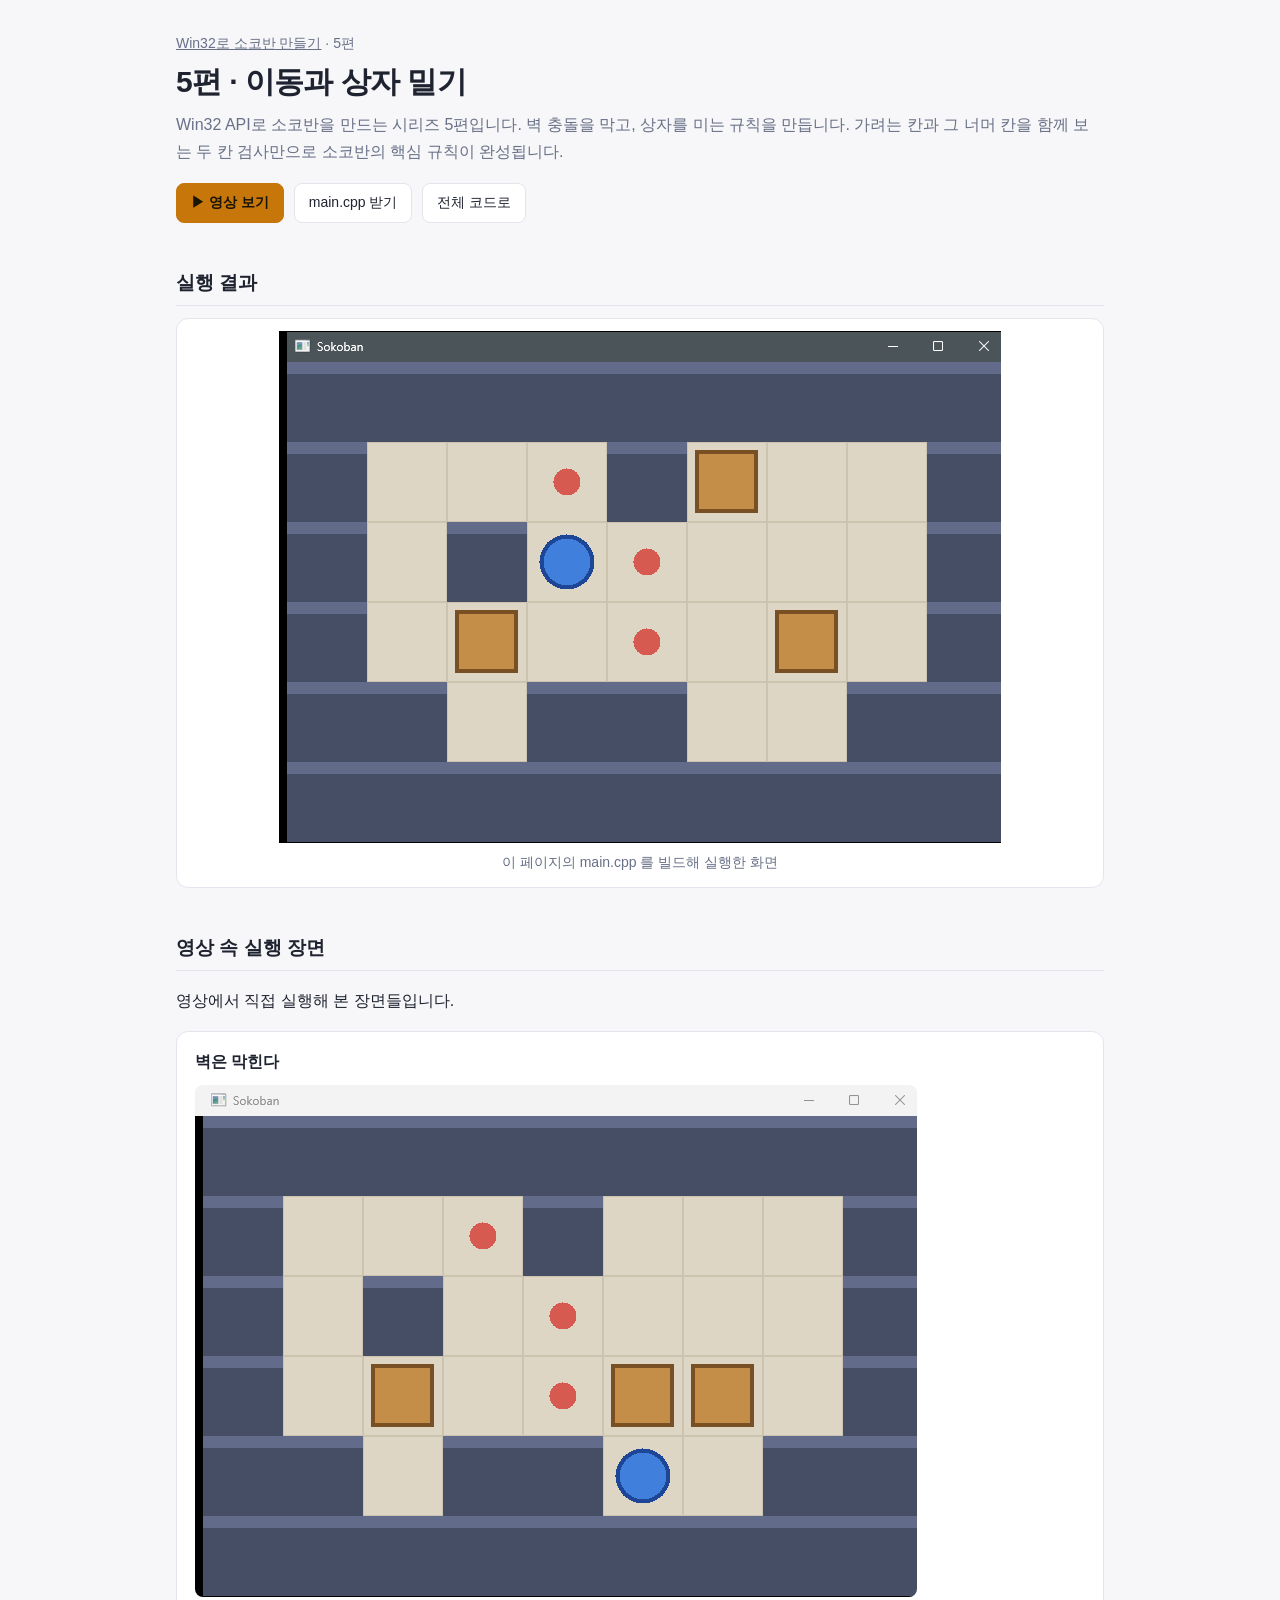
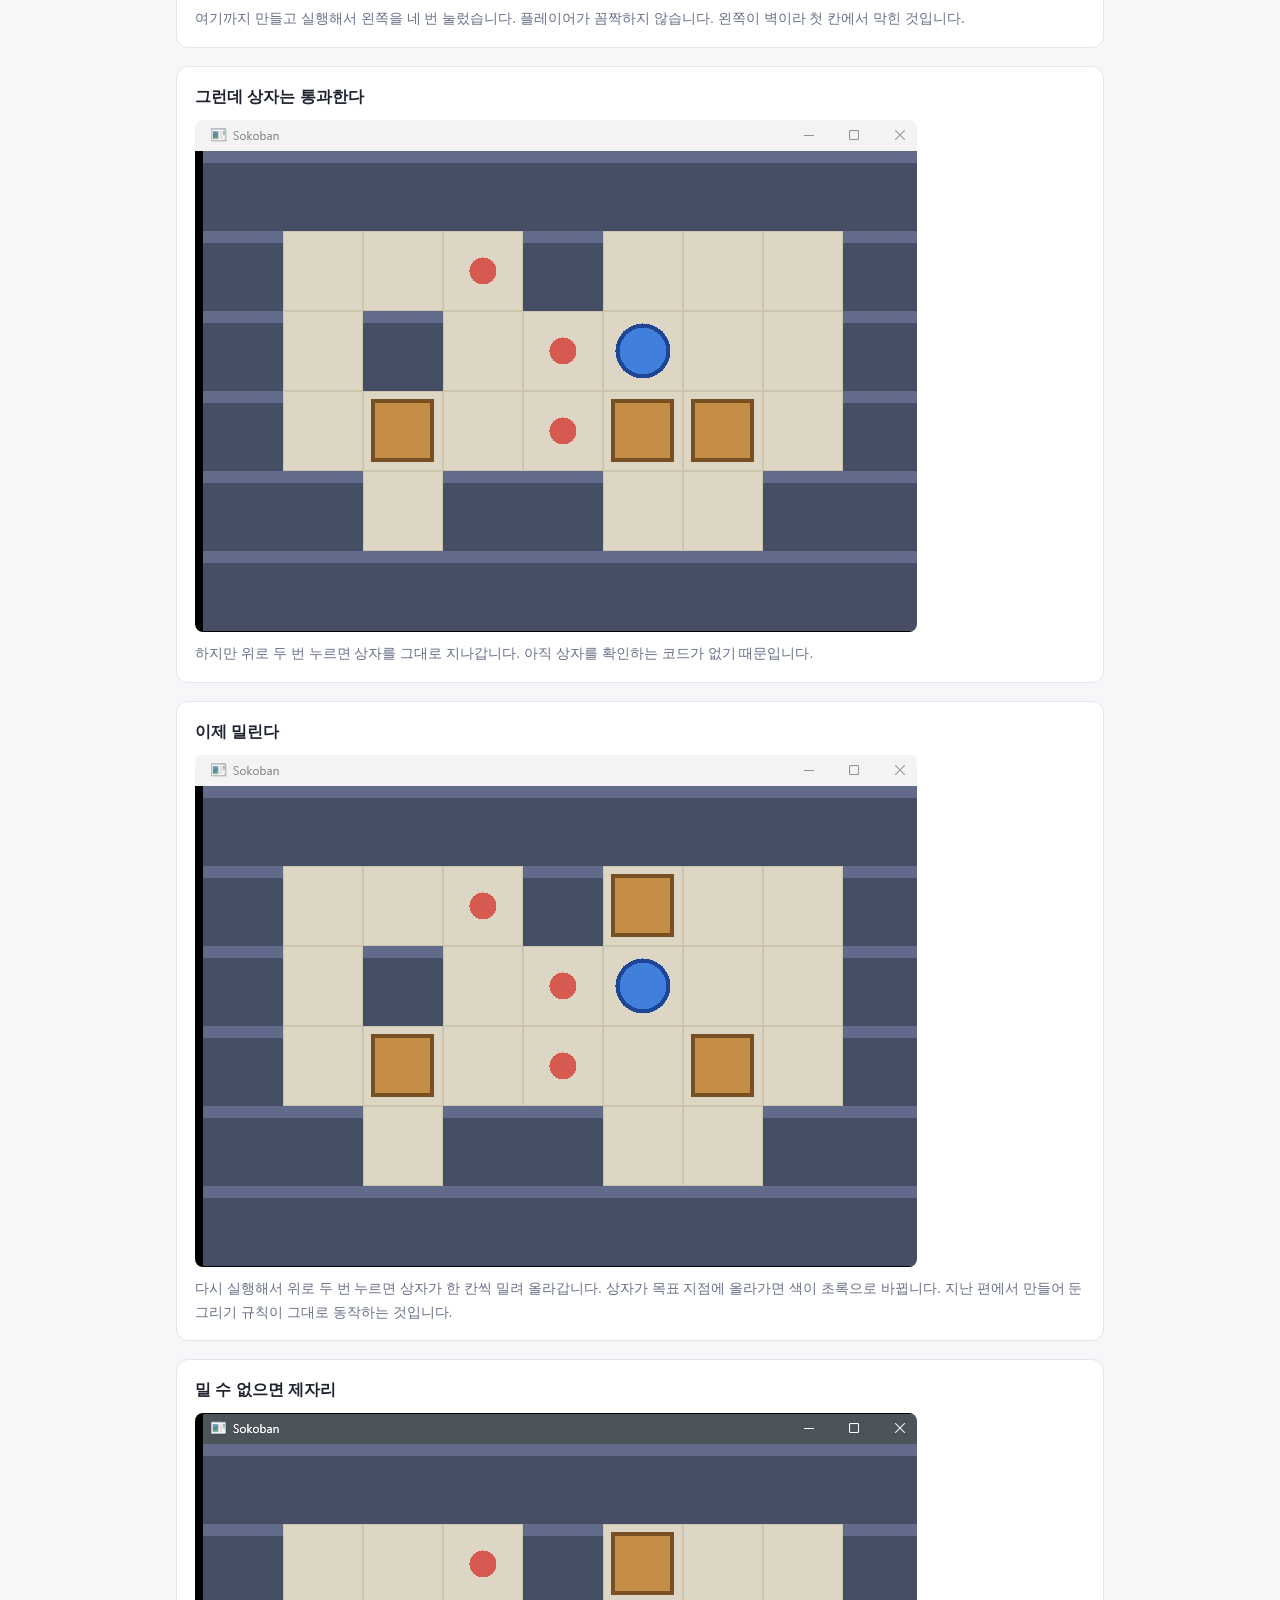
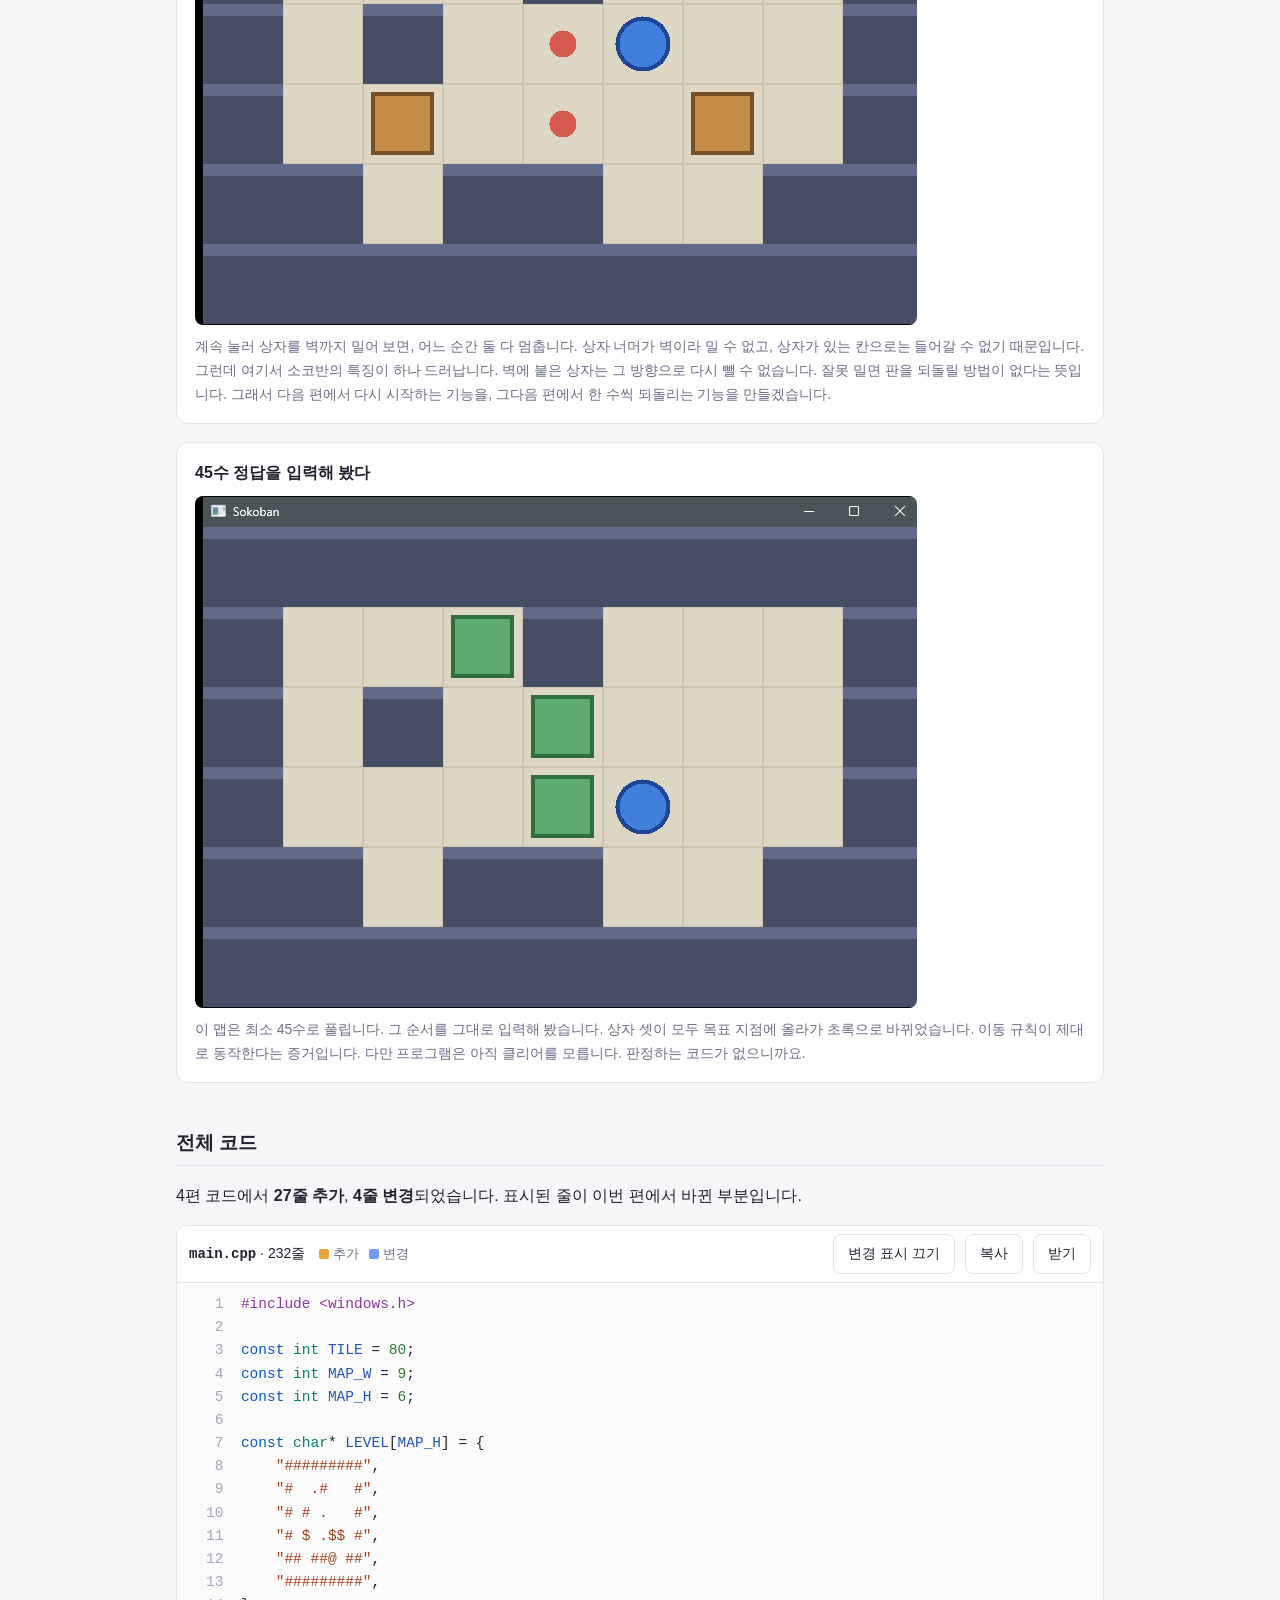
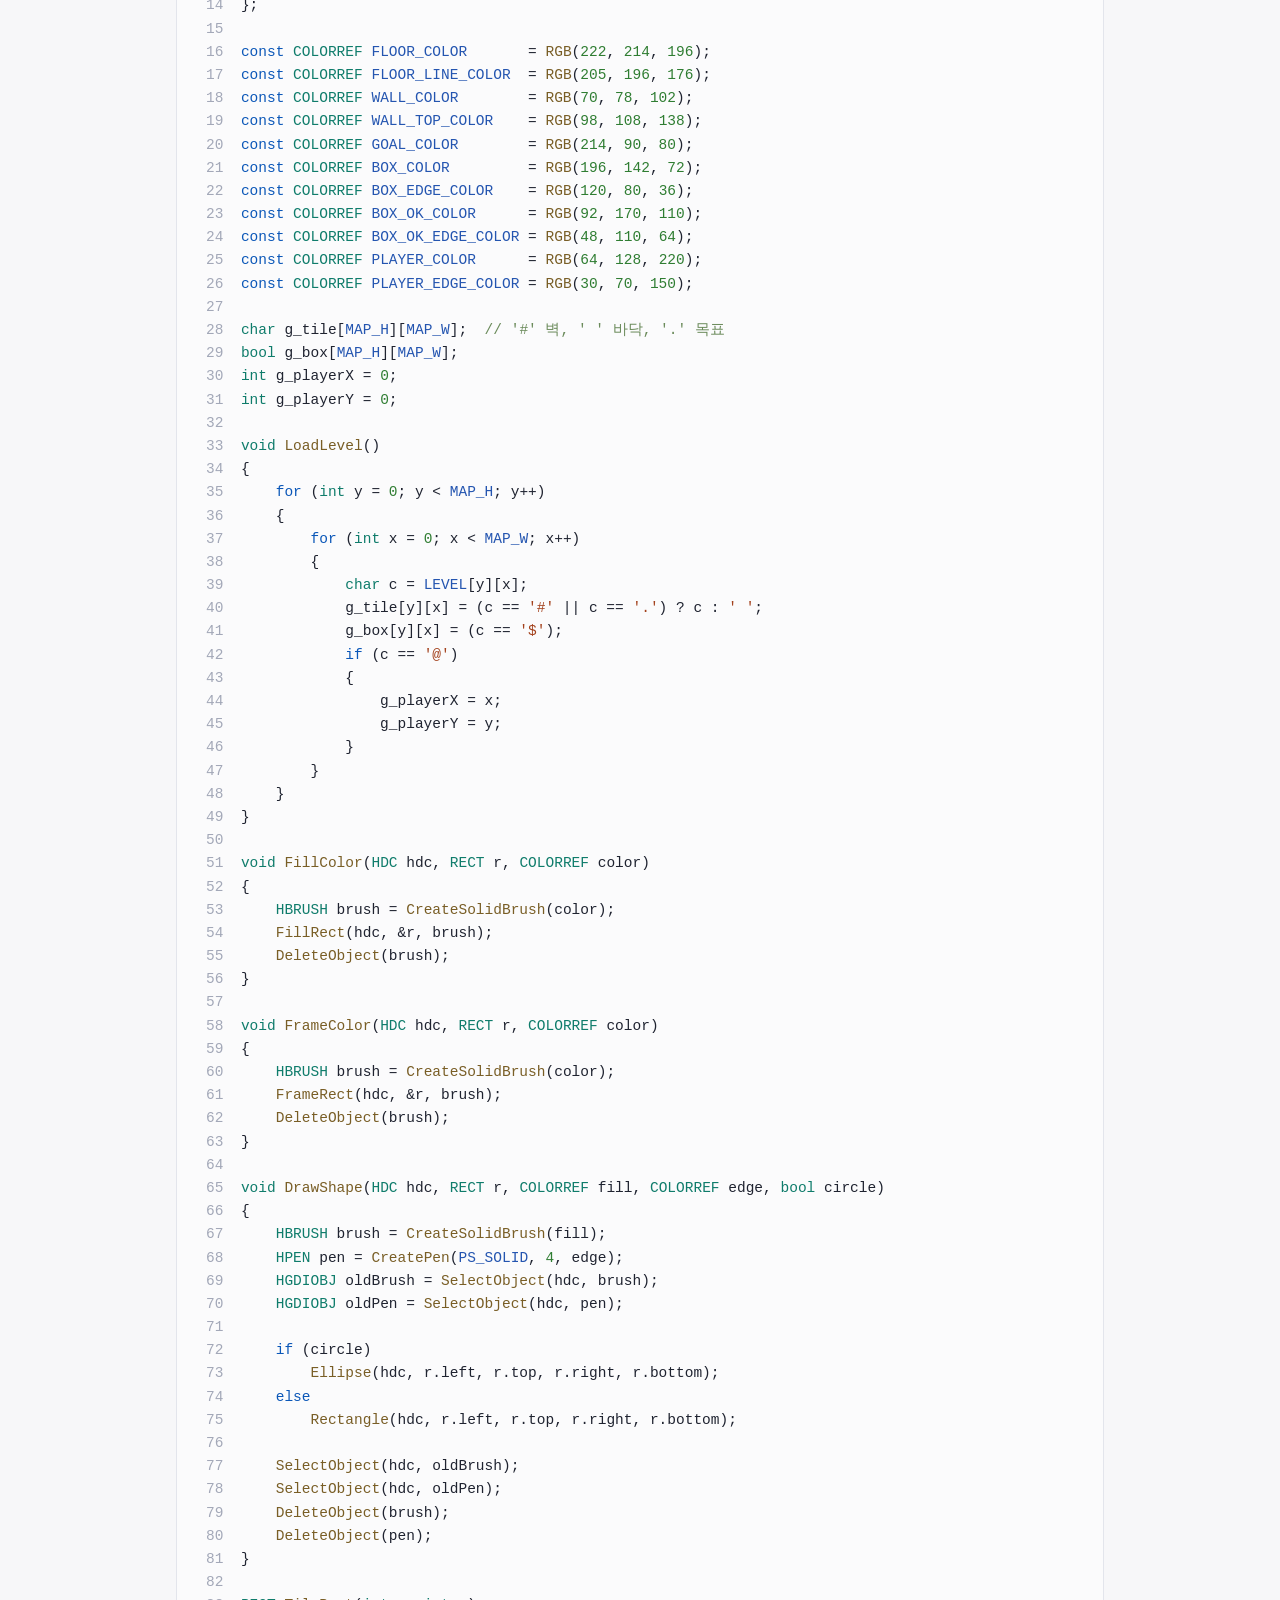
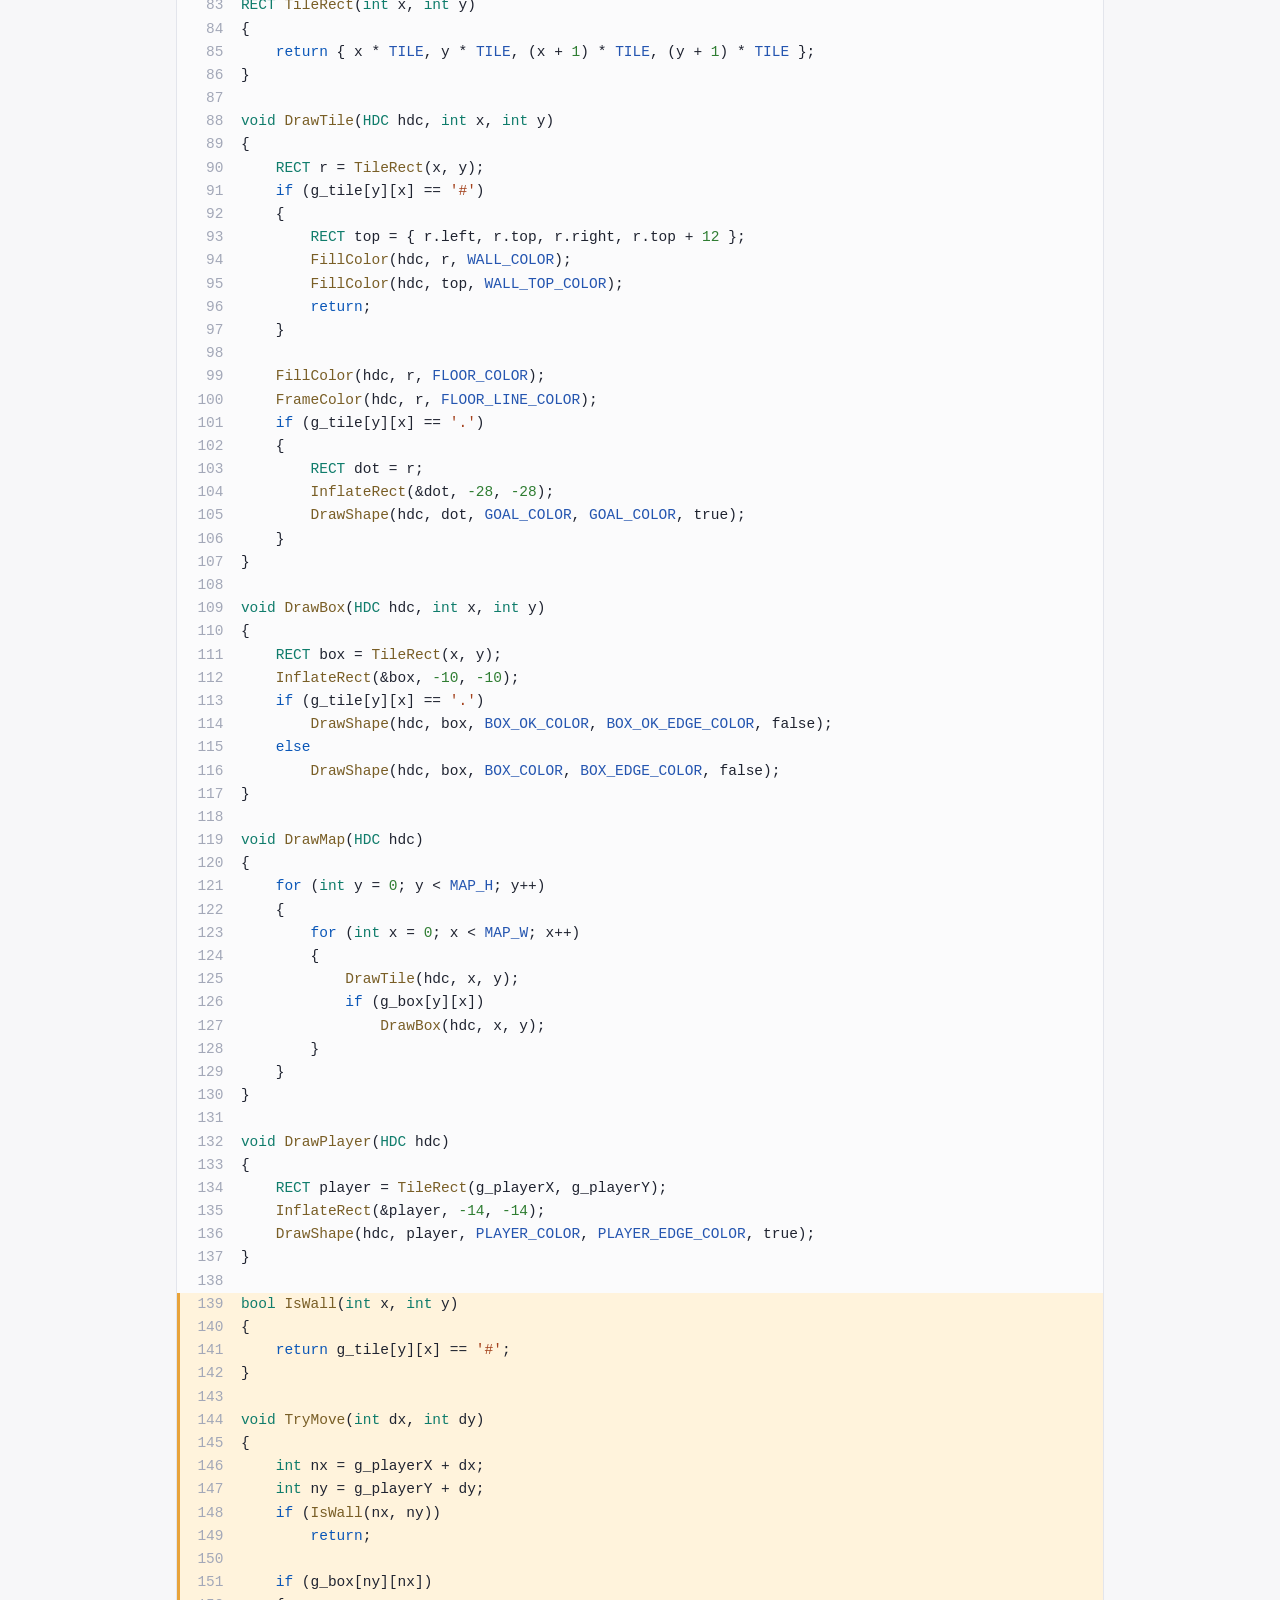
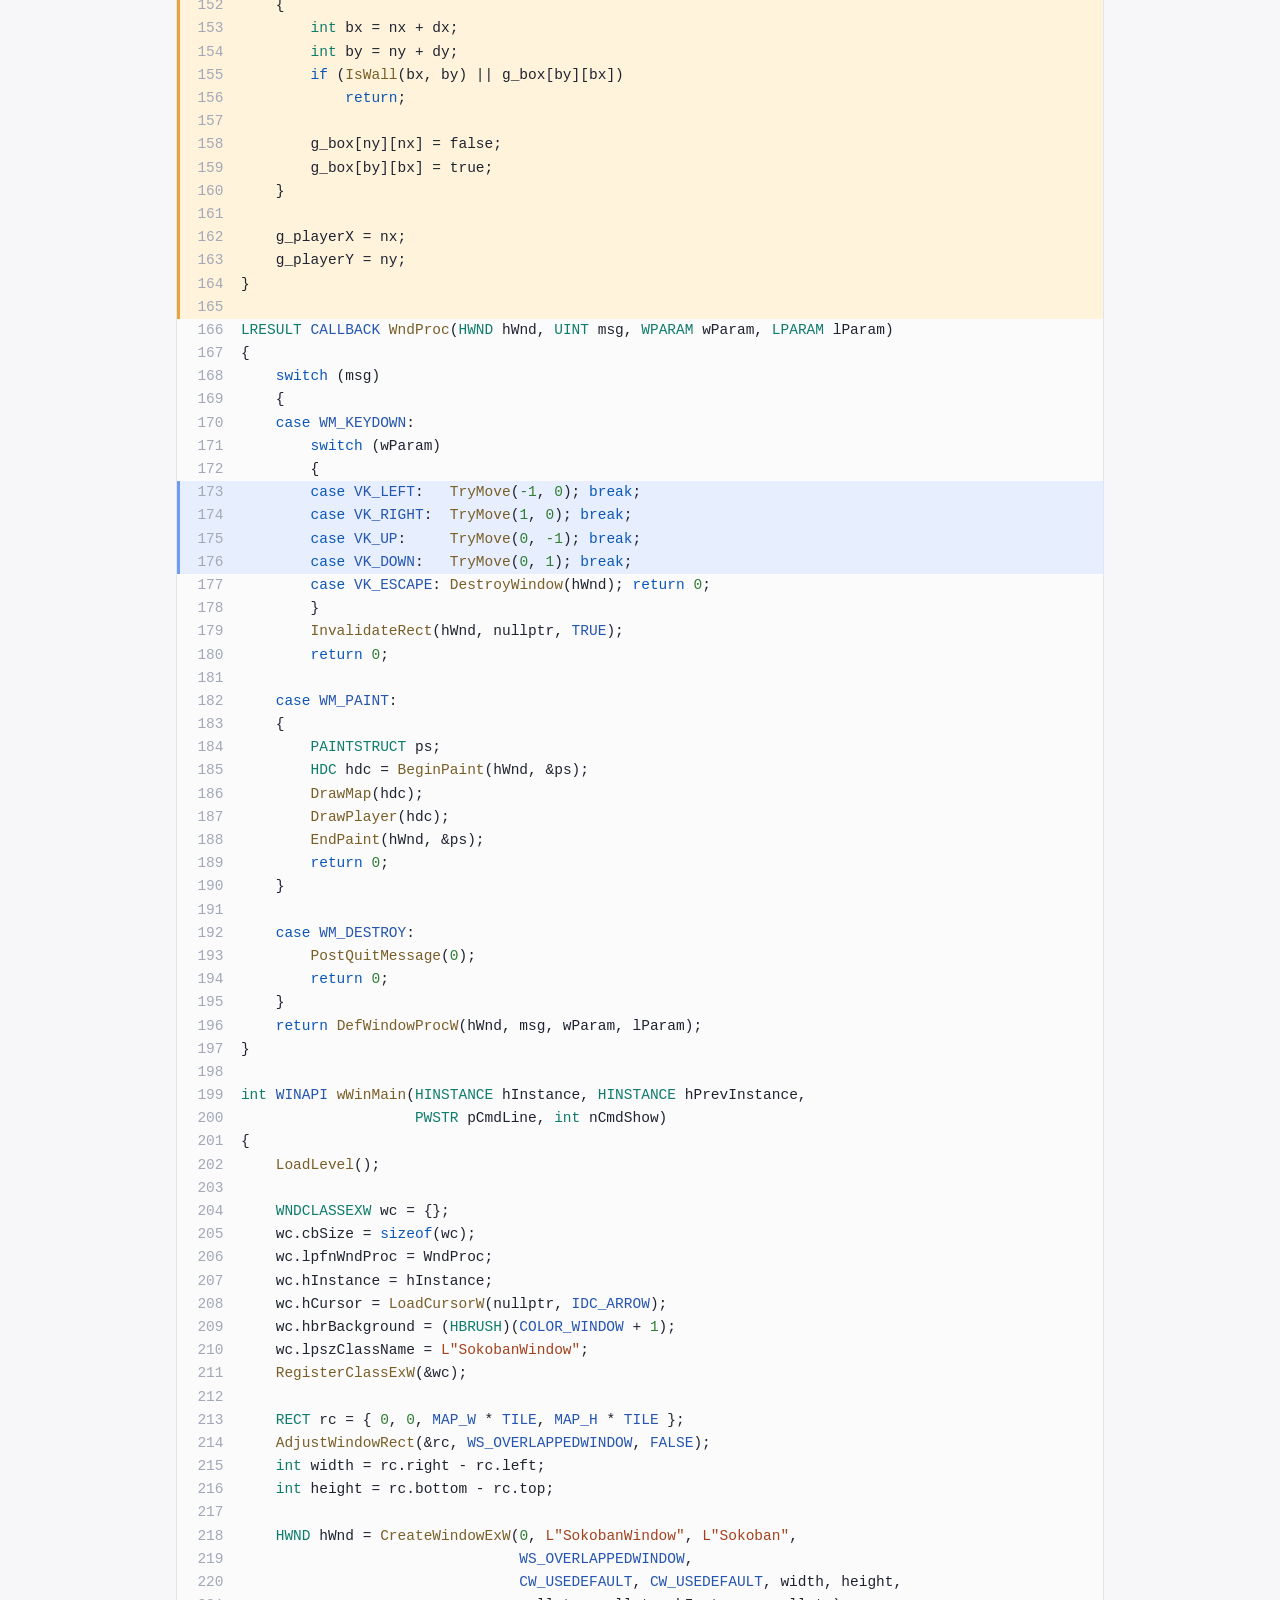
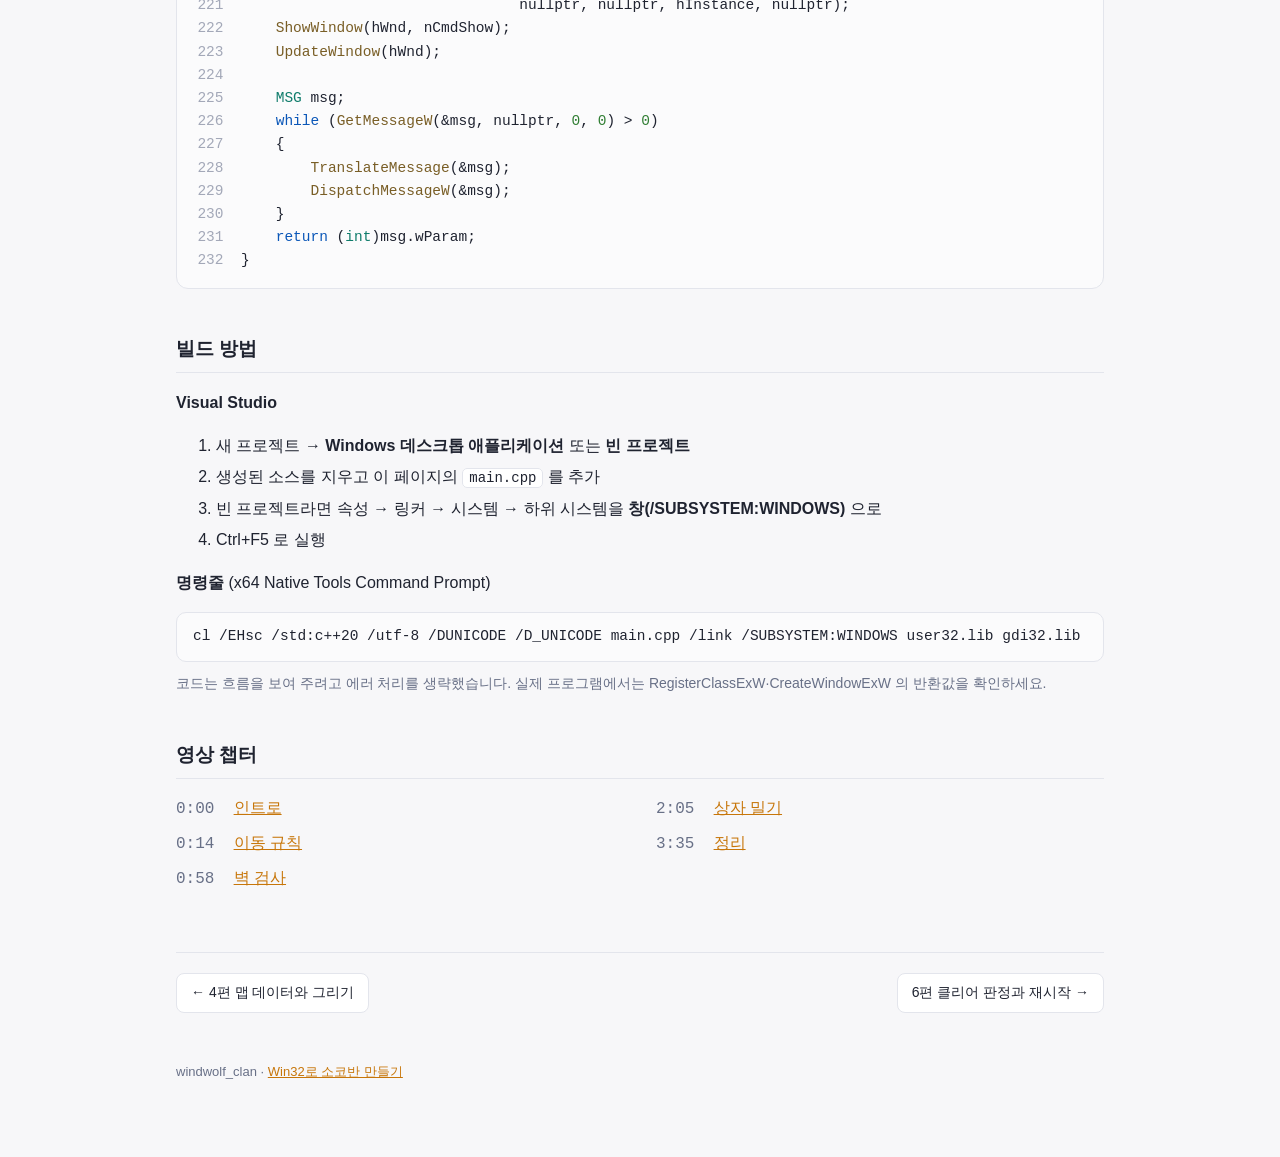
<file: sokoban/ep05/index.html>
<!doctype html>
<html lang="ko">
<head>
<meta charset="utf-8">
<meta name="viewport" content="width=device-width,initial-scale=1">
<title>Win32로 소코반 만들기 5편 - 이동과 상자 밀기</title>
<meta name="description" content="Win32 API로 소코반을 만드는 시리즈 5편입니다. 벽 충돌을 막고, 상자를 미는 규칙을 만듭니다. 가려는 칸과 그 너머 칸을 함께 보는 두 칸 검사만으로 소코반의 핵심 규칙이 완성됩니다.">
<link rel="canonical" href="https://shorts.windwolf.co.kr/sokoban/ep05/">
<meta property="og:title" content="Win32로 소코반 만들기 5편 - 이동과 상자 밀기">
<meta property="og:description" content="Win32 API로 소코반을 만드는 시리즈 5편입니다. 벽 충돌을 막고, 상자를 미는 규칙을 만듭니다. 가려는 칸과 그 너머 칸을 함께 보는 두 칸 검사만으로 소코반의 핵심 규칙이 완성됩니다.">
<meta property="og:url" content="https://shorts.windwolf.co.kr/sokoban/ep05/">
<link rel="stylesheet" href="../style.css">
</head>
<body>
<div class="wrap">
<div class="crumb"><a href="../">Win32로 소코반 만들기</a> · 5편</div>
<h1>5편 · 이동과 상자 밀기</h1>
<p class="lead">Win32 API로 소코반을 만드는 시리즈 5편입니다. 벽 충돌을 막고, 상자를 미는 규칙을 만듭니다. 가려는 칸과 그 너머 칸을 함께 보는 두 칸 검사만으로 소코반의 핵심 규칙이 완성됩니다.</p>
<div class="btns"><a class="btn primary" href="https://www.youtube.com/watch?v=5uX9mho79FA">▶ 영상 보기</a><a class="btn" href="main.cpp" download>main.cpp 받기</a><a class="btn" href="#code-section">전체 코드로</a></div>
<h2>실행 결과</h2><figure class="shot" style="margin:0"><img src="run.png" alt="5편 코드를 실행한 창" loading="lazy"><figcaption>이 페이지의 main.cpp 를 빌드해 실행한 화면</figcaption></figure>
<h2>영상 속 실행 장면</h2><p>영상에서 직접 실행해 본 장면들입니다.</p><figure class="scene"><h3>벽은 막힌다</h3><img src="shot2.png" alt="벽은 막힌다" loading="lazy"><figcaption>여기까지 만들고 실행해서 왼쪽을 네 번 눌렀습니다. 플레이어가 꼼짝하지 않습니다. 왼쪽이 벽이라 첫 칸에서 막힌 것입니다.</figcaption></figure><figure class="scene"><h3>그런데 상자는 통과한다</h3><img src="shot3.png" alt="그런데 상자는 통과한다" loading="lazy"><figcaption>하지만 위로 두 번 누르면 상자를 그대로 지나갑니다. 아직 상자를 확인하는 코드가 없기 때문입니다.</figcaption></figure><figure class="scene"><h3>이제 밀린다</h3><img src="shot4.png" alt="이제 밀린다" loading="lazy"><figcaption>다시 실행해서 위로 두 번 누르면 상자가 한 칸씩 밀려 올라갑니다. 상자가 목표 지점에 올라가면 색이 초록으로 바뀝니다. 지난 편에서 만들어 둔 그리기 규칙이 그대로 동작하는 것입니다.</figcaption></figure><figure class="scene"><h3>밀 수 없으면 제자리</h3><img src="shot5.png" alt="밀 수 없으면 제자리" loading="lazy"><figcaption>계속 눌러 상자를 벽까지 밀어 보면, 어느 순간 둘 다 멈춥니다. 상자 너머가 벽이라 밀 수 없고, 상자가 있는 칸으로는 들어갈 수 없기 때문입니다. 그런데 여기서 소코반의 특징이 하나 드러납니다. 벽에 붙은 상자는 그 방향으로 다시 뺄 수 없습니다. 잘못 밀면 판을 되돌릴 방법이 없다는 뜻입니다. 그래서 다음 편에서 다시 시작하는 기능을, 그다음 편에서 한 수씩 되돌리는 기능을 만들겠습니다.</figcaption></figure><figure class="scene"><h3>45수 정답을 입력해 봤다</h3><img src="shot6.png" alt="45수 정답을 입력해 봤다" loading="lazy"><figcaption>이 맵은 최소 45수로 풀립니다. 그 순서를 그대로 입력해 봤습니다. 상자 셋이 모두 목표 지점에 올라가 초록으로 바뀌었습니다. 이동 규칙이 제대로 동작한다는 증거입니다. 다만 프로그램은 아직 클리어를 모릅니다. 판정하는 코드가 없으니까요.</figcaption></figure>
<h2 id="code-section">전체 코드</h2><p>4편 코드에서 <b>27줄 추가</b>, <b>4줄 변경</b>되었습니다. 표시된 줄이 이번 편에서 바뀐 부분입니다.</p><div class="codebox"><div class="codehead"><span><b>main.cpp</b> · 232줄 <span class="legend"><i style="background:var(--addb)"></i>추가<i style="background:var(--chgb)"></i>변경</span></span><span class="btns" style="margin:0"><button class="btn" onclick="toggleMarks(this)">변경 표시 끄기</button><button class="btn" onclick="copyCode('raw',this)">복사</button><a class="btn" href="main.cpp" download>받기</a></span></div><pre id="code"><span class="l "><span class="n">1</span><span class="pp">#</span><span class="pp">include</span> <span class="pp">&lt;windows.h&gt;</span></span><span class="l "><span class="n">2</span></span><span class="l "><span class="n">3</span><span class="kw">const</span> <span class="ty">int</span> <span class="cs">TILE</span> = <span class="nm">80</span>;</span><span class="l "><span class="n">4</span><span class="kw">const</span> <span class="ty">int</span> <span class="cs">MAP_W</span> = <span class="nm">9</span>;</span><span class="l "><span class="n">5</span><span class="kw">const</span> <span class="ty">int</span> <span class="cs">MAP_H</span> = <span class="nm">6</span>;</span><span class="l "><span class="n">6</span></span><span class="l "><span class="n">7</span><span class="kw">const</span> <span class="ty">char</span>* <span class="cs">LEVEL</span>[<span class="cs">MAP_H</span>] = {</span><span class="l "><span class="n">8</span>    <span class="str">&quot;</span><span class="str">#########</span><span class="str">&quot;</span>,</span><span class="l "><span class="n">9</span>    <span class="str">&quot;</span><span class="str">#  .#   #</span><span class="str">&quot;</span>,</span><span class="l "><span class="n">10</span>    <span class="str">&quot;</span><span class="str"># # .   #</span><span class="str">&quot;</span>,</span><span class="l "><span class="n">11</span>    <span class="str">&quot;</span><span class="str"># $ .$$ #</span><span class="str">&quot;</span>,</span><span class="l "><span class="n">12</span>    <span class="str">&quot;</span><span class="str">## ##@ ##</span><span class="str">&quot;</span>,</span><span class="l "><span class="n">13</span>    <span class="str">&quot;</span><span class="str">#########</span><span class="str">&quot;</span>,</span><span class="l "><span class="n">14</span>};</span><span class="l "><span class="n">15</span></span><span class="l "><span class="n">16</span><span class="kw">const</span> <span class="ty">COLORREF</span> <span class="cs">FLOOR_COLOR</span>       = <span class="fn">RGB</span>(<span class="nm">222</span>, <span class="nm">214</span>, <span class="nm">196</span>);</span><span class="l "><span class="n">17</span><span class="kw">const</span> <span class="ty">COLORREF</span> <span class="cs">FLOOR_LINE_COLOR</span>  = <span class="fn">RGB</span>(<span class="nm">205</span>, <span class="nm">196</span>, <span class="nm">176</span>);</span><span class="l "><span class="n">18</span><span class="kw">const</span> <span class="ty">COLORREF</span> <span class="cs">WALL_COLOR</span>        = <span class="fn">RGB</span>(<span class="nm">70</span>, <span class="nm">78</span>, <span class="nm">102</span>);</span><span class="l "><span class="n">19</span><span class="kw">const</span> <span class="ty">COLORREF</span> <span class="cs">WALL_TOP_COLOR</span>    = <span class="fn">RGB</span>(<span class="nm">98</span>, <span class="nm">108</span>, <span class="nm">138</span>);</span><span class="l "><span class="n">20</span><span class="kw">const</span> <span class="ty">COLORREF</span> <span class="cs">GOAL_COLOR</span>        = <span class="fn">RGB</span>(<span class="nm">214</span>, <span class="nm">90</span>, <span class="nm">80</span>);</span><span class="l "><span class="n">21</span><span class="kw">const</span> <span class="ty">COLORREF</span> <span class="cs">BOX_COLOR</span>         = <span class="fn">RGB</span>(<span class="nm">196</span>, <span class="nm">142</span>, <span class="nm">72</span>);</span><span class="l "><span class="n">22</span><span class="kw">const</span> <span class="ty">COLORREF</span> <span class="cs">BOX_EDGE_COLOR</span>    = <span class="fn">RGB</span>(<span class="nm">120</span>, <span class="nm">80</span>, <span class="nm">36</span>);</span><span class="l "><span class="n">23</span><span class="kw">const</span> <span class="ty">COLORREF</span> <span class="cs">BOX_OK_COLOR</span>      = <span class="fn">RGB</span>(<span class="nm">92</span>, <span class="nm">170</span>, <span class="nm">110</span>);</span><span class="l "><span class="n">24</span><span class="kw">const</span> <span class="ty">COLORREF</span> <span class="cs">BOX_OK_EDGE_COLOR</span> = <span class="fn">RGB</span>(<span class="nm">48</span>, <span class="nm">110</span>, <span class="nm">64</span>);</span><span class="l "><span class="n">25</span><span class="kw">const</span> <span class="ty">COLORREF</span> <span class="cs">PLAYER_COLOR</span>      = <span class="fn">RGB</span>(<span class="nm">64</span>, <span class="nm">128</span>, <span class="nm">220</span>);</span><span class="l "><span class="n">26</span><span class="kw">const</span> <span class="ty">COLORREF</span> <span class="cs">PLAYER_EDGE_COLOR</span> = <span class="fn">RGB</span>(<span class="nm">30</span>, <span class="nm">70</span>, <span class="nm">150</span>);</span><span class="l "><span class="n">27</span></span><span class="l "><span class="n">28</span><span class="ty">char</span> g_tile[<span class="cs">MAP_H</span>][<span class="cs">MAP_W</span>];  <span class="cm">// &#x27;#&#x27; 벽, &#x27; &#x27; 바닥, &#x27;.&#x27; 목표</span></span><span class="l "><span class="n">29</span><span class="ty">bool</span> g_box[<span class="cs">MAP_H</span>][<span class="cs">MAP_W</span>];</span><span class="l "><span class="n">30</span><span class="ty">int</span> g_playerX = <span class="nm">0</span>;</span><span class="l "><span class="n">31</span><span class="ty">int</span> g_playerY = <span class="nm">0</span>;</span><span class="l "><span class="n">32</span></span><span class="l "><span class="n">33</span><span class="ty">void</span> <span class="fn">LoadLevel</span>()</span><span class="l "><span class="n">34</span>{</span><span class="l "><span class="n">35</span>    <span class="kw">for</span> (<span class="ty">int</span> y = <span class="nm">0</span>; y &lt; <span class="cs">MAP_H</span>; y++)</span><span class="l "><span class="n">36</span>    {</span><span class="l "><span class="n">37</span>        <span class="kw">for</span> (<span class="ty">int</span> x = <span class="nm">0</span>; x &lt; <span class="cs">MAP_W</span>; x++)</span><span class="l "><span class="n">38</span>        {</span><span class="l "><span class="n">39</span>            <span class="ty">char</span> c = <span class="cs">LEVEL</span>[y][x];</span><span class="l "><span class="n">40</span>            g_tile[y][x] = (c == <span class="str">&#x27;</span><span class="str">#</span><span class="str">&#x27;</span> || c == <span class="str">&#x27;</span><span class="str">.</span><span class="str">&#x27;</span>) ? c : <span class="str">&#x27;</span><span class="str"> </span><span class="str">&#x27;</span>;</span><span class="l "><span class="n">41</span>            g_box[y][x] = (c == <span class="str">&#x27;</span><span class="str">$</span><span class="str">&#x27;</span>);</span><span class="l "><span class="n">42</span>            <span class="kw">if</span> (c == <span class="str">&#x27;</span><span class="str">@</span><span class="str">&#x27;</span>)</span><span class="l "><span class="n">43</span>            {</span><span class="l "><span class="n">44</span>                g_playerX = x;</span><span class="l "><span class="n">45</span>                g_playerY = y;</span><span class="l "><span class="n">46</span>            }</span><span class="l "><span class="n">47</span>        }</span><span class="l "><span class="n">48</span>    }</span><span class="l "><span class="n">49</span>}</span><span class="l "><span class="n">50</span></span><span class="l "><span class="n">51</span><span class="ty">void</span> <span class="fn">FillColor</span>(<span class="ty">HDC</span> hdc, <span class="ty">RECT</span> r, <span class="ty">COLORREF</span> color)</span><span class="l "><span class="n">52</span>{</span><span class="l "><span class="n">53</span>    <span class="ty">HBRUSH</span> brush = <span class="fn">CreateSolidBrush</span>(color);</span><span class="l "><span class="n">54</span>    <span class="fn">FillRect</span>(hdc, &amp;r, brush);</span><span class="l "><span class="n">55</span>    <span class="fn">DeleteObject</span>(brush);</span><span class="l "><span class="n">56</span>}</span><span class="l "><span class="n">57</span></span><span class="l "><span class="n">58</span><span class="ty">void</span> <span class="fn">FrameColor</span>(<span class="ty">HDC</span> hdc, <span class="ty">RECT</span> r, <span class="ty">COLORREF</span> color)</span><span class="l "><span class="n">59</span>{</span><span class="l "><span class="n">60</span>    <span class="ty">HBRUSH</span> brush = <span class="fn">CreateSolidBrush</span>(color);</span><span class="l "><span class="n">61</span>    <span class="fn">FrameRect</span>(hdc, &amp;r, brush);</span><span class="l "><span class="n">62</span>    <span class="fn">DeleteObject</span>(brush);</span><span class="l "><span class="n">63</span>}</span><span class="l "><span class="n">64</span></span><span class="l "><span class="n">65</span><span class="ty">void</span> <span class="fn">DrawShape</span>(<span class="ty">HDC</span> hdc, <span class="ty">RECT</span> r, <span class="ty">COLORREF</span> fill, <span class="ty">COLORREF</span> edge, <span class="ty">bool</span> circle)</span><span class="l "><span class="n">66</span>{</span><span class="l "><span class="n">67</span>    <span class="ty">HBRUSH</span> brush = <span class="fn">CreateSolidBrush</span>(fill);</span><span class="l "><span class="n">68</span>    <span class="ty">HPEN</span> pen = <span class="fn">CreatePen</span>(<span class="cs">PS_SOLID</span>, <span class="nm">4</span>, edge);</span><span class="l "><span class="n">69</span>    <span class="ty">HGDIOBJ</span> oldBrush = <span class="fn">SelectObject</span>(hdc, brush);</span><span class="l "><span class="n">70</span>    <span class="ty">HGDIOBJ</span> oldPen = <span class="fn">SelectObject</span>(hdc, pen);</span><span class="l "><span class="n">71</span></span><span class="l "><span class="n">72</span>    <span class="kw">if</span> (circle)</span><span class="l "><span class="n">73</span>        <span class="fn">Ellipse</span>(hdc, r.left, r.top, r.right, r.bottom);</span><span class="l "><span class="n">74</span>    <span class="kw">else</span></span><span class="l "><span class="n">75</span>        <span class="fn">Rectangle</span>(hdc, r.left, r.top, r.right, r.bottom);</span><span class="l "><span class="n">76</span></span><span class="l "><span class="n">77</span>    <span class="fn">SelectObject</span>(hdc, oldBrush);</span><span class="l "><span class="n">78</span>    <span class="fn">SelectObject</span>(hdc, oldPen);</span><span class="l "><span class="n">79</span>    <span class="fn">DeleteObject</span>(brush);</span><span class="l "><span class="n">80</span>    <span class="fn">DeleteObject</span>(pen);</span><span class="l "><span class="n">81</span>}</span><span class="l "><span class="n">82</span></span><span class="l "><span class="n">83</span><span class="ty">RECT</span> <span class="fn">TileRect</span>(<span class="ty">int</span> x, <span class="ty">int</span> y)</span><span class="l "><span class="n">84</span>{</span><span class="l "><span class="n">85</span>    <span class="kw">return</span> { x * <span class="cs">TILE</span>, y * <span class="cs">TILE</span>, (x + <span class="nm">1</span>) * <span class="cs">TILE</span>, (y + <span class="nm">1</span>) * <span class="cs">TILE</span> };</span><span class="l "><span class="n">86</span>}</span><span class="l "><span class="n">87</span></span><span class="l "><span class="n">88</span><span class="ty">void</span> <span class="fn">DrawTile</span>(<span class="ty">HDC</span> hdc, <span class="ty">int</span> x, <span class="ty">int</span> y)</span><span class="l "><span class="n">89</span>{</span><span class="l "><span class="n">90</span>    <span class="ty">RECT</span> r = <span class="fn">TileRect</span>(x, y);</span><span class="l "><span class="n">91</span>    <span class="kw">if</span> (g_tile[y][x] == <span class="str">&#x27;</span><span class="str">#</span><span class="str">&#x27;</span>)</span><span class="l "><span class="n">92</span>    {</span><span class="l "><span class="n">93</span>        <span class="ty">RECT</span> top = { r.left, r.top, r.right, r.top + <span class="nm">12</span> };</span><span class="l "><span class="n">94</span>        <span class="fn">FillColor</span>(hdc, r, <span class="cs">WALL_COLOR</span>);</span><span class="l "><span class="n">95</span>        <span class="fn">FillColor</span>(hdc, top, <span class="cs">WALL_TOP_COLOR</span>);</span><span class="l "><span class="n">96</span>        <span class="kw">return</span>;</span><span class="l "><span class="n">97</span>    }</span><span class="l "><span class="n">98</span></span><span class="l "><span class="n">99</span>    <span class="fn">FillColor</span>(hdc, r, <span class="cs">FLOOR_COLOR</span>);</span><span class="l "><span class="n">100</span>    <span class="fn">FrameColor</span>(hdc, r, <span class="cs">FLOOR_LINE_COLOR</span>);</span><span class="l "><span class="n">101</span>    <span class="kw">if</span> (g_tile[y][x] == <span class="str">&#x27;</span><span class="str">.</span><span class="str">&#x27;</span>)</span><span class="l "><span class="n">102</span>    {</span><span class="l "><span class="n">103</span>        <span class="ty">RECT</span> dot = r;</span><span class="l "><span class="n">104</span>        <span class="fn">InflateRect</span>(&amp;dot, <span class="nm">-28</span>, <span class="nm">-28</span>);</span><span class="l "><span class="n">105</span>        <span class="fn">DrawShape</span>(hdc, dot, <span class="cs">GOAL_COLOR</span>, <span class="cs">GOAL_COLOR</span>, true);</span><span class="l "><span class="n">106</span>    }</span><span class="l "><span class="n">107</span>}</span><span class="l "><span class="n">108</span></span><span class="l "><span class="n">109</span><span class="ty">void</span> <span class="fn">DrawBox</span>(<span class="ty">HDC</span> hdc, <span class="ty">int</span> x, <span class="ty">int</span> y)</span><span class="l "><span class="n">110</span>{</span><span class="l "><span class="n">111</span>    <span class="ty">RECT</span> box = <span class="fn">TileRect</span>(x, y);</span><span class="l "><span class="n">112</span>    <span class="fn">InflateRect</span>(&amp;box, <span class="nm">-10</span>, <span class="nm">-10</span>);</span><span class="l "><span class="n">113</span>    <span class="kw">if</span> (g_tile[y][x] == <span class="str">&#x27;</span><span class="str">.</span><span class="str">&#x27;</span>)</span><span class="l "><span class="n">114</span>        <span class="fn">DrawShape</span>(hdc, box, <span class="cs">BOX_OK_COLOR</span>, <span class="cs">BOX_OK_EDGE_COLOR</span>, false);</span><span class="l "><span class="n">115</span>    <span class="kw">else</span></span><span class="l "><span class="n">116</span>        <span class="fn">DrawShape</span>(hdc, box, <span class="cs">BOX_COLOR</span>, <span class="cs">BOX_EDGE_COLOR</span>, false);</span><span class="l "><span class="n">117</span>}</span><span class="l "><span class="n">118</span></span><span class="l "><span class="n">119</span><span class="ty">void</span> <span class="fn">DrawMap</span>(<span class="ty">HDC</span> hdc)</span><span class="l "><span class="n">120</span>{</span><span class="l "><span class="n">121</span>    <span class="kw">for</span> (<span class="ty">int</span> y = <span class="nm">0</span>; y &lt; <span class="cs">MAP_H</span>; y++)</span><span class="l "><span class="n">122</span>    {</span><span class="l "><span class="n">123</span>        <span class="kw">for</span> (<span class="ty">int</span> x = <span class="nm">0</span>; x &lt; <span class="cs">MAP_W</span>; x++)</span><span class="l "><span class="n">124</span>        {</span><span class="l "><span class="n">125</span>            <span class="fn">DrawTile</span>(hdc, x, y);</span><span class="l "><span class="n">126</span>            <span class="kw">if</span> (g_box[y][x])</span><span class="l "><span class="n">127</span>                <span class="fn">DrawBox</span>(hdc, x, y);</span><span class="l "><span class="n">128</span>        }</span><span class="l "><span class="n">129</span>    }</span><span class="l "><span class="n">130</span>}</span><span class="l "><span class="n">131</span></span><span class="l "><span class="n">132</span><span class="ty">void</span> <span class="fn">DrawPlayer</span>(<span class="ty">HDC</span> hdc)</span><span class="l "><span class="n">133</span>{</span><span class="l "><span class="n">134</span>    <span class="ty">RECT</span> player = <span class="fn">TileRect</span>(g_playerX, g_playerY);</span><span class="l "><span class="n">135</span>    <span class="fn">InflateRect</span>(&amp;player, <span class="nm">-14</span>, <span class="nm">-14</span>);</span><span class="l "><span class="n">136</span>    <span class="fn">DrawShape</span>(hdc, player, <span class="cs">PLAYER_COLOR</span>, <span class="cs">PLAYER_EDGE_COLOR</span>, true);</span><span class="l "><span class="n">137</span>}</span><span class="l "><span class="n">138</span></span><span class="l add"><span class="n">139</span><span class="ty">bool</span> <span class="fn">IsWall</span>(<span class="ty">int</span> x, <span class="ty">int</span> y)</span><span class="l add"><span class="n">140</span>{</span><span class="l add"><span class="n">141</span>    <span class="kw">return</span> g_tile[y][x] == <span class="str">&#x27;</span><span class="str">#</span><span class="str">&#x27;</span>;</span><span class="l add"><span class="n">142</span>}</span><span class="l add"><span class="n">143</span></span><span class="l add"><span class="n">144</span><span class="ty">void</span> <span class="fn">TryMove</span>(<span class="ty">int</span> dx, <span class="ty">int</span> dy)</span><span class="l add"><span class="n">145</span>{</span><span class="l add"><span class="n">146</span>    <span class="ty">int</span> nx = g_playerX + dx;</span><span class="l add"><span class="n">147</span>    <span class="ty">int</span> ny = g_playerY + dy;</span><span class="l add"><span class="n">148</span>    <span class="kw">if</span> (<span class="fn">IsWall</span>(nx, ny))</span><span class="l add"><span class="n">149</span>        <span class="kw">return</span>;</span><span class="l add"><span class="n">150</span></span><span class="l add"><span class="n">151</span>    <span class="kw">if</span> (g_box[ny][nx])</span><span class="l add"><span class="n">152</span>    {</span><span class="l add"><span class="n">153</span>        <span class="ty">int</span> bx = nx + dx;</span><span class="l add"><span class="n">154</span>        <span class="ty">int</span> by = ny + dy;</span><span class="l add"><span class="n">155</span>        <span class="kw">if</span> (<span class="fn">IsWall</span>(bx, by) || g_box[by][bx])</span><span class="l add"><span class="n">156</span>            <span class="kw">return</span>;</span><span class="l add"><span class="n">157</span></span><span class="l add"><span class="n">158</span>        g_box[ny][nx] = false;</span><span class="l add"><span class="n">159</span>        g_box[by][bx] = true;</span><span class="l add"><span class="n">160</span>    }</span><span class="l add"><span class="n">161</span></span><span class="l add"><span class="n">162</span>    g_playerX = nx;</span><span class="l add"><span class="n">163</span>    g_playerY = ny;</span><span class="l add"><span class="n">164</span>}</span><span class="l add"><span class="n">165</span></span><span class="l "><span class="n">166</span><span class="ty">LRESULT</span> <span class="cs">CALLBACK</span> <span class="fn">WndProc</span>(<span class="ty">HWND</span> hWnd, <span class="ty">UINT</span> msg, <span class="ty">WPARAM</span> wParam, <span class="ty">LPARAM</span> lParam)</span><span class="l "><span class="n">167</span>{</span><span class="l "><span class="n">168</span>    <span class="kw">switch</span> (msg)</span><span class="l "><span class="n">169</span>    {</span><span class="l "><span class="n">170</span>    <span class="kw">case</span> <span class="cs">WM_KEYDOWN</span>:</span><span class="l "><span class="n">171</span>        <span class="kw">switch</span> (wParam)</span><span class="l "><span class="n">172</span>        {</span><span class="l chg"><span class="n">173</span>        <span class="kw">case</span> <span class="cs">VK_LEFT</span>:   <span class="fn">TryMove</span>(<span class="nm">-1</span>, <span class="nm">0</span>); <span class="kw">break</span>;</span><span class="l chg"><span class="n">174</span>        <span class="kw">case</span> <span class="cs">VK_RIGHT</span>:  <span class="fn">TryMove</span>(<span class="nm">1</span>, <span class="nm">0</span>); <span class="kw">break</span>;</span><span class="l chg"><span class="n">175</span>        <span class="kw">case</span> <span class="cs">VK_UP</span>:     <span class="fn">TryMove</span>(<span class="nm">0</span>, <span class="nm">-1</span>); <span class="kw">break</span>;</span><span class="l chg"><span class="n">176</span>        <span class="kw">case</span> <span class="cs">VK_DOWN</span>:   <span class="fn">TryMove</span>(<span class="nm">0</span>, <span class="nm">1</span>); <span class="kw">break</span>;</span><span class="l "><span class="n">177</span>        <span class="kw">case</span> <span class="cs">VK_ESCAPE</span>: <span class="fn">DestroyWindow</span>(hWnd); <span class="kw">return</span> <span class="nm">0</span>;</span><span class="l "><span class="n">178</span>        }</span><span class="l "><span class="n">179</span>        <span class="fn">InvalidateRect</span>(hWnd, nullptr, <span class="cs">TRUE</span>);</span><span class="l "><span class="n">180</span>        <span class="kw">return</span> <span class="nm">0</span>;</span><span class="l "><span class="n">181</span></span><span class="l "><span class="n">182</span>    <span class="kw">case</span> <span class="cs">WM_PAINT</span>:</span><span class="l "><span class="n">183</span>    {</span><span class="l "><span class="n">184</span>        <span class="ty">PAINTSTRUCT</span> ps;</span><span class="l "><span class="n">185</span>        <span class="ty">HDC</span> hdc = <span class="fn">BeginPaint</span>(hWnd, &amp;ps);</span><span class="l "><span class="n">186</span>        <span class="fn">DrawMap</span>(hdc);</span><span class="l "><span class="n">187</span>        <span class="fn">DrawPlayer</span>(hdc);</span><span class="l "><span class="n">188</span>        <span class="fn">EndPaint</span>(hWnd, &amp;ps);</span><span class="l "><span class="n">189</span>        <span class="kw">return</span> <span class="nm">0</span>;</span><span class="l "><span class="n">190</span>    }</span><span class="l "><span class="n">191</span></span><span class="l "><span class="n">192</span>    <span class="kw">case</span> <span class="cs">WM_DESTROY</span>:</span><span class="l "><span class="n">193</span>        <span class="fn">PostQuitMessage</span>(<span class="nm">0</span>);</span><span class="l "><span class="n">194</span>        <span class="kw">return</span> <span class="nm">0</span>;</span><span class="l "><span class="n">195</span>    }</span><span class="l "><span class="n">196</span>    <span class="kw">return</span> <span class="fn">DefWindowProcW</span>(hWnd, msg, wParam, lParam);</span><span class="l "><span class="n">197</span>}</span><span class="l "><span class="n">198</span></span><span class="l "><span class="n">199</span><span class="ty">int</span> <span class="cs">WINAPI</span> <span class="fn">wWinMain</span>(<span class="ty">HINSTANCE</span> hInstance, <span class="ty">HINSTANCE</span> hPrevInstance,</span><span class="l "><span class="n">200</span>                    <span class="ty">PWSTR</span> pCmdLine, <span class="ty">int</span> nCmdShow)</span><span class="l "><span class="n">201</span>{</span><span class="l "><span class="n">202</span>    <span class="fn">LoadLevel</span>();</span><span class="l "><span class="n">203</span></span><span class="l "><span class="n">204</span>    <span class="ty">WNDCLASSEXW</span> wc = {};</span><span class="l "><span class="n">205</span>    wc.cbSize = <span class="kw">sizeof</span>(wc);</span><span class="l "><span class="n">206</span>    wc.lpfnWndProc = WndProc;</span><span class="l "><span class="n">207</span>    wc.hInstance = hInstance;</span><span class="l "><span class="n">208</span>    wc.hCursor = <span class="fn">LoadCursorW</span>(nullptr, <span class="cs">IDC_ARROW</span>);</span><span class="l "><span class="n">209</span>    wc.hbrBackground = (<span class="ty">HBRUSH</span>)(<span class="cs">COLOR_WINDOW</span> + <span class="nm">1</span>);</span><span class="l "><span class="n">210</span>    wc.lpszClassName = <span class="str">L</span><span class="str">&quot;</span><span class="str">SokobanWindow</span><span class="str">&quot;</span>;</span><span class="l "><span class="n">211</span>    <span class="fn">RegisterClassExW</span>(&amp;wc);</span><span class="l "><span class="n">212</span></span><span class="l "><span class="n">213</span>    <span class="ty">RECT</span> rc = { <span class="nm">0</span>, <span class="nm">0</span>, <span class="cs">MAP_W</span> * <span class="cs">TILE</span>, <span class="cs">MAP_H</span> * <span class="cs">TILE</span> };</span><span class="l "><span class="n">214</span>    <span class="fn">AdjustWindowRect</span>(&amp;rc, <span class="cs">WS_OVERLAPPEDWINDOW</span>, <span class="cs">FALSE</span>);</span><span class="l "><span class="n">215</span>    <span class="ty">int</span> width = rc.right - rc.left;</span><span class="l "><span class="n">216</span>    <span class="ty">int</span> height = rc.bottom - rc.top;</span><span class="l "><span class="n">217</span></span><span class="l "><span class="n">218</span>    <span class="ty">HWND</span> hWnd = <span class="fn">CreateWindowExW</span>(<span class="nm">0</span>, <span class="str">L</span><span class="str">&quot;</span><span class="str">SokobanWindow</span><span class="str">&quot;</span>, <span class="str">L</span><span class="str">&quot;</span><span class="str">Sokoban</span><span class="str">&quot;</span>,</span><span class="l "><span class="n">219</span>                                <span class="cs">WS_OVERLAPPEDWINDOW</span>,</span><span class="l "><span class="n">220</span>                                <span class="cs">CW_USEDEFAULT</span>, <span class="cs">CW_USEDEFAULT</span>, width, height,</span><span class="l "><span class="n">221</span>                                nullptr, nullptr, hInstance, nullptr);</span><span class="l "><span class="n">222</span>    <span class="fn">ShowWindow</span>(hWnd, nCmdShow);</span><span class="l "><span class="n">223</span>    <span class="fn">UpdateWindow</span>(hWnd);</span><span class="l "><span class="n">224</span></span><span class="l "><span class="n">225</span>    <span class="ty">MSG</span> msg;</span><span class="l "><span class="n">226</span>    <span class="kw">while</span> (<span class="fn">GetMessageW</span>(&amp;msg, nullptr, <span class="nm">0</span>, <span class="nm">0</span>) &gt; <span class="nm">0</span>)</span><span class="l "><span class="n">227</span>    {</span><span class="l "><span class="n">228</span>        <span class="fn">TranslateMessage</span>(&amp;msg);</span><span class="l "><span class="n">229</span>        <span class="fn">DispatchMessageW</span>(&amp;msg);</span><span class="l "><span class="n">230</span>    }</span><span class="l "><span class="n">231</span>    <span class="kw">return</span> (<span class="ty">int</span>)msg.wParam;</span><span class="l "><span class="n">232</span>}</span></pre></div><textarea id="raw" hidden>#include &lt;windows.h&gt;

const int TILE = 80;
const int MAP_W = 9;
const int MAP_H = 6;

const char* LEVEL[MAP_H] = {
    &quot;#########&quot;,
    &quot;#  .#   #&quot;,
    &quot;# # .   #&quot;,
    &quot;# $ .$$ #&quot;,
    &quot;## ##@ ##&quot;,
    &quot;#########&quot;,
};

const COLORREF FLOOR_COLOR       = RGB(222, 214, 196);
const COLORREF FLOOR_LINE_COLOR  = RGB(205, 196, 176);
const COLORREF WALL_COLOR        = RGB(70, 78, 102);
const COLORREF WALL_TOP_COLOR    = RGB(98, 108, 138);
const COLORREF GOAL_COLOR        = RGB(214, 90, 80);
const COLORREF BOX_COLOR         = RGB(196, 142, 72);
const COLORREF BOX_EDGE_COLOR    = RGB(120, 80, 36);
const COLORREF BOX_OK_COLOR      = RGB(92, 170, 110);
const COLORREF BOX_OK_EDGE_COLOR = RGB(48, 110, 64);
const COLORREF PLAYER_COLOR      = RGB(64, 128, 220);
const COLORREF PLAYER_EDGE_COLOR = RGB(30, 70, 150);

char g_tile[MAP_H][MAP_W];  // &#x27;#&#x27; 벽, &#x27; &#x27; 바닥, &#x27;.&#x27; 목표
bool g_box[MAP_H][MAP_W];
int g_playerX = 0;
int g_playerY = 0;

void LoadLevel()
{
    for (int y = 0; y &lt; MAP_H; y++)
    {
        for (int x = 0; x &lt; MAP_W; x++)
        {
            char c = LEVEL[y][x];
            g_tile[y][x] = (c == &#x27;#&#x27; || c == &#x27;.&#x27;) ? c : &#x27; &#x27;;
            g_box[y][x] = (c == &#x27;$&#x27;);
            if (c == &#x27;@&#x27;)
            {
                g_playerX = x;
                g_playerY = y;
            }
        }
    }
}

void FillColor(HDC hdc, RECT r, COLORREF color)
{
    HBRUSH brush = CreateSolidBrush(color);
    FillRect(hdc, &amp;r, brush);
    DeleteObject(brush);
}

void FrameColor(HDC hdc, RECT r, COLORREF color)
{
    HBRUSH brush = CreateSolidBrush(color);
    FrameRect(hdc, &amp;r, brush);
    DeleteObject(brush);
}

void DrawShape(HDC hdc, RECT r, COLORREF fill, COLORREF edge, bool circle)
{
    HBRUSH brush = CreateSolidBrush(fill);
    HPEN pen = CreatePen(PS_SOLID, 4, edge);
    HGDIOBJ oldBrush = SelectObject(hdc, brush);
    HGDIOBJ oldPen = SelectObject(hdc, pen);

    if (circle)
        Ellipse(hdc, r.left, r.top, r.right, r.bottom);
    else
        Rectangle(hdc, r.left, r.top, r.right, r.bottom);

    SelectObject(hdc, oldBrush);
    SelectObject(hdc, oldPen);
    DeleteObject(brush);
    DeleteObject(pen);
}

RECT TileRect(int x, int y)
{
    return { x * TILE, y * TILE, (x + 1) * TILE, (y + 1) * TILE };
}

void DrawTile(HDC hdc, int x, int y)
{
    RECT r = TileRect(x, y);
    if (g_tile[y][x] == &#x27;#&#x27;)
    {
        RECT top = { r.left, r.top, r.right, r.top + 12 };
        FillColor(hdc, r, WALL_COLOR);
        FillColor(hdc, top, WALL_TOP_COLOR);
        return;
    }

    FillColor(hdc, r, FLOOR_COLOR);
    FrameColor(hdc, r, FLOOR_LINE_COLOR);
    if (g_tile[y][x] == &#x27;.&#x27;)
    {
        RECT dot = r;
        InflateRect(&amp;dot, -28, -28);
        DrawShape(hdc, dot, GOAL_COLOR, GOAL_COLOR, true);
    }
}

void DrawBox(HDC hdc, int x, int y)
{
    RECT box = TileRect(x, y);
    InflateRect(&amp;box, -10, -10);
    if (g_tile[y][x] == &#x27;.&#x27;)
        DrawShape(hdc, box, BOX_OK_COLOR, BOX_OK_EDGE_COLOR, false);
    else
        DrawShape(hdc, box, BOX_COLOR, BOX_EDGE_COLOR, false);
}

void DrawMap(HDC hdc)
{
    for (int y = 0; y &lt; MAP_H; y++)
    {
        for (int x = 0; x &lt; MAP_W; x++)
        {
            DrawTile(hdc, x, y);
            if (g_box[y][x])
                DrawBox(hdc, x, y);
        }
    }
}

void DrawPlayer(HDC hdc)
{
    RECT player = TileRect(g_playerX, g_playerY);
    InflateRect(&amp;player, -14, -14);
    DrawShape(hdc, player, PLAYER_COLOR, PLAYER_EDGE_COLOR, true);
}

bool IsWall(int x, int y)
{
    return g_tile[y][x] == &#x27;#&#x27;;
}

void TryMove(int dx, int dy)
{
    int nx = g_playerX + dx;
    int ny = g_playerY + dy;
    if (IsWall(nx, ny))
        return;

    if (g_box[ny][nx])
    {
        int bx = nx + dx;
        int by = ny + dy;
        if (IsWall(bx, by) || g_box[by][bx])
            return;

        g_box[ny][nx] = false;
        g_box[by][bx] = true;
    }

    g_playerX = nx;
    g_playerY = ny;
}

LRESULT CALLBACK WndProc(HWND hWnd, UINT msg, WPARAM wParam, LPARAM lParam)
{
    switch (msg)
    {
    case WM_KEYDOWN:
        switch (wParam)
        {
        case VK_LEFT:   TryMove(-1, 0); break;
        case VK_RIGHT:  TryMove(1, 0); break;
        case VK_UP:     TryMove(0, -1); break;
        case VK_DOWN:   TryMove(0, 1); break;
        case VK_ESCAPE: DestroyWindow(hWnd); return 0;
        }
        InvalidateRect(hWnd, nullptr, TRUE);
        return 0;

    case WM_PAINT:
    {
        PAINTSTRUCT ps;
        HDC hdc = BeginPaint(hWnd, &amp;ps);
        DrawMap(hdc);
        DrawPlayer(hdc);
        EndPaint(hWnd, &amp;ps);
        return 0;
    }

    case WM_DESTROY:
        PostQuitMessage(0);
        return 0;
    }
    return DefWindowProcW(hWnd, msg, wParam, lParam);
}

int WINAPI wWinMain(HINSTANCE hInstance, HINSTANCE hPrevInstance,
                    PWSTR pCmdLine, int nCmdShow)
{
    LoadLevel();

    WNDCLASSEXW wc = {};
    wc.cbSize = sizeof(wc);
    wc.lpfnWndProc = WndProc;
    wc.hInstance = hInstance;
    wc.hCursor = LoadCursorW(nullptr, IDC_ARROW);
    wc.hbrBackground = (HBRUSH)(COLOR_WINDOW + 1);
    wc.lpszClassName = L&quot;SokobanWindow&quot;;
    RegisterClassExW(&amp;wc);

    RECT rc = { 0, 0, MAP_W * TILE, MAP_H * TILE };
    AdjustWindowRect(&amp;rc, WS_OVERLAPPEDWINDOW, FALSE);
    int width = rc.right - rc.left;
    int height = rc.bottom - rc.top;

    HWND hWnd = CreateWindowExW(0, L&quot;SokobanWindow&quot;, L&quot;Sokoban&quot;,
                                WS_OVERLAPPEDWINDOW,
                                CW_USEDEFAULT, CW_USEDEFAULT, width, height,
                                nullptr, nullptr, hInstance, nullptr);
    ShowWindow(hWnd, nCmdShow);
    UpdateWindow(hWnd);

    MSG msg;
    while (GetMessageW(&amp;msg, nullptr, 0, 0) &gt; 0)
    {
        TranslateMessage(&amp;msg);
        DispatchMessageW(&amp;msg);
    }
    return (int)msg.wParam;
}
</textarea>
<h2>빌드 방법</h2><p><b>Visual Studio</b></p><ol class="steps"><li>새 프로젝트 → <b>Windows 데스크톱 애플리케이션</b> 또는 <b>빈 프로젝트</b></li><li>생성된 소스를 지우고 이 페이지의 <code class="inl">main.cpp</code> 를 추가</li><li>빈 프로젝트라면 속성 → 링커 → 시스템 → 하위 시스템을 <b>창(/SUBSYSTEM:WINDOWS)</b> 으로</li><li>Ctrl+F5 로 실행</li></ol><p><b>명령줄</b> (x64 Native Tools Command Prompt)</p><div class="cmd"><pre id="clcmd">cl /EHsc /std:c++20 /utf-8 /DUNICODE /D_UNICODE main.cpp /link /SUBSYSTEM:WINDOWS user32.lib gdi32.lib</pre></div><p class="lead" style="font-size:14px;margin-top:10px">코드는 흐름을 보여 주려고 에러 처리를 생략했습니다. 실제 프로그램에서는 RegisterClassExW·CreateWindowExW 의 반환값을 확인하세요.</p>
<h2>영상 챕터</h2><ul class="chapters"><li><a href="https://www.youtube.com/watch?v=5uX9mho79FA&amp;t=0s"><span class="t">0:00</span>인트로</a></li><li><a href="https://www.youtube.com/watch?v=5uX9mho79FA&amp;t=14s"><span class="t">0:14</span>이동 규칙</a></li><li><a href="https://www.youtube.com/watch?v=5uX9mho79FA&amp;t=58s"><span class="t">0:58</span>벽 검사</a></li><li><a href="https://www.youtube.com/watch?v=5uX9mho79FA&amp;t=125s"><span class="t">2:05</span>상자 밀기</a></li><li><a href="https://www.youtube.com/watch?v=5uX9mho79FA&amp;t=215s"><span class="t">3:35</span>정리</a></li></ul>
<div class="nav"><a class="btn" href="../ep04/">← 4편 맵 데이터와 그리기</a><a class="btn" href="../ep06/">6편 클리어 판정과 재시작 →</a></div>
<footer>windwolf_clan · <a href="../">Win32로 소코반 만들기</a></footer>
</div>
<script>
function copyCode(id,btn){navigator.clipboard.writeText(document.getElementById(id).textContent).then(()=>{
 const t=btn.textContent;btn.textContent='복사됨';setTimeout(()=>btn.textContent=t,1200)})}
function toggleMarks(btn){const p=document.getElementById('code');p.classList.toggle('nomark');
 btn.textContent=p.classList.contains('nomark')?'변경 표시 켜기':'변경 표시 끄기'}
</script>
</body>
</html>
</file>
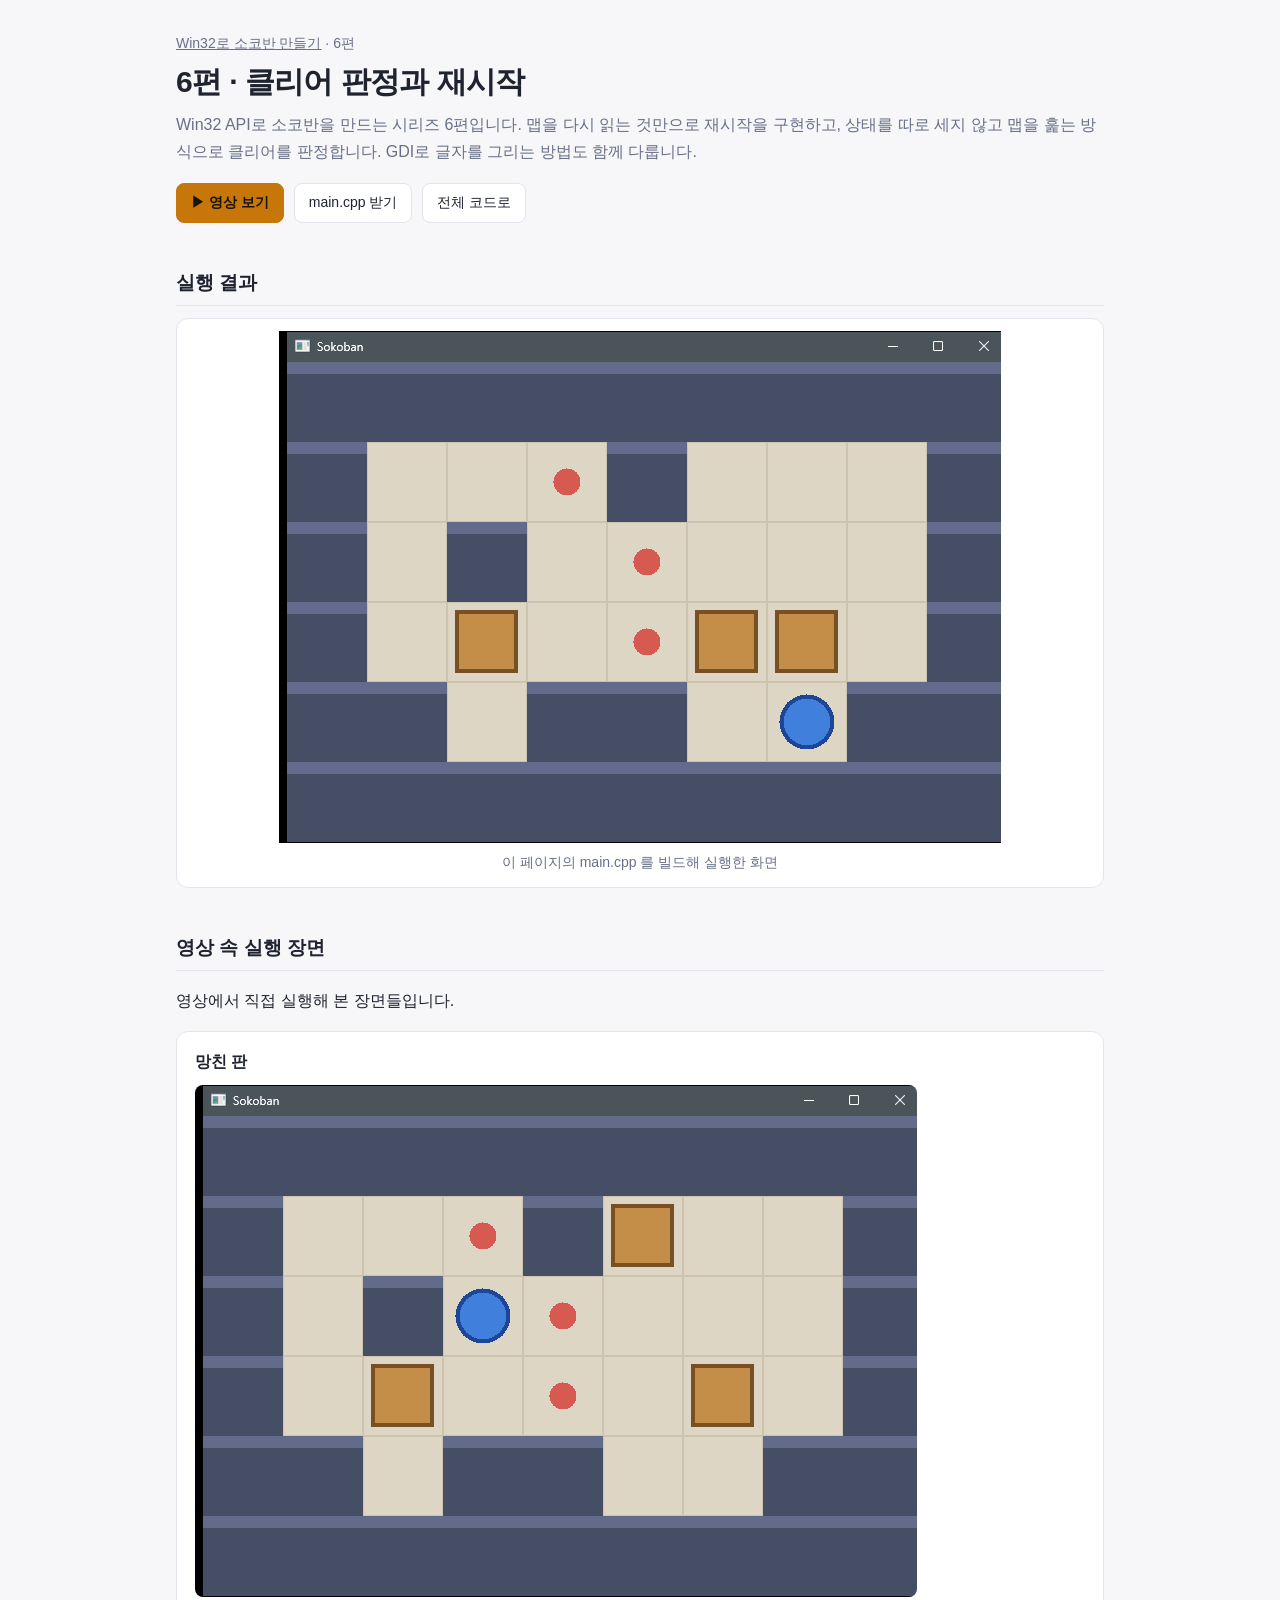
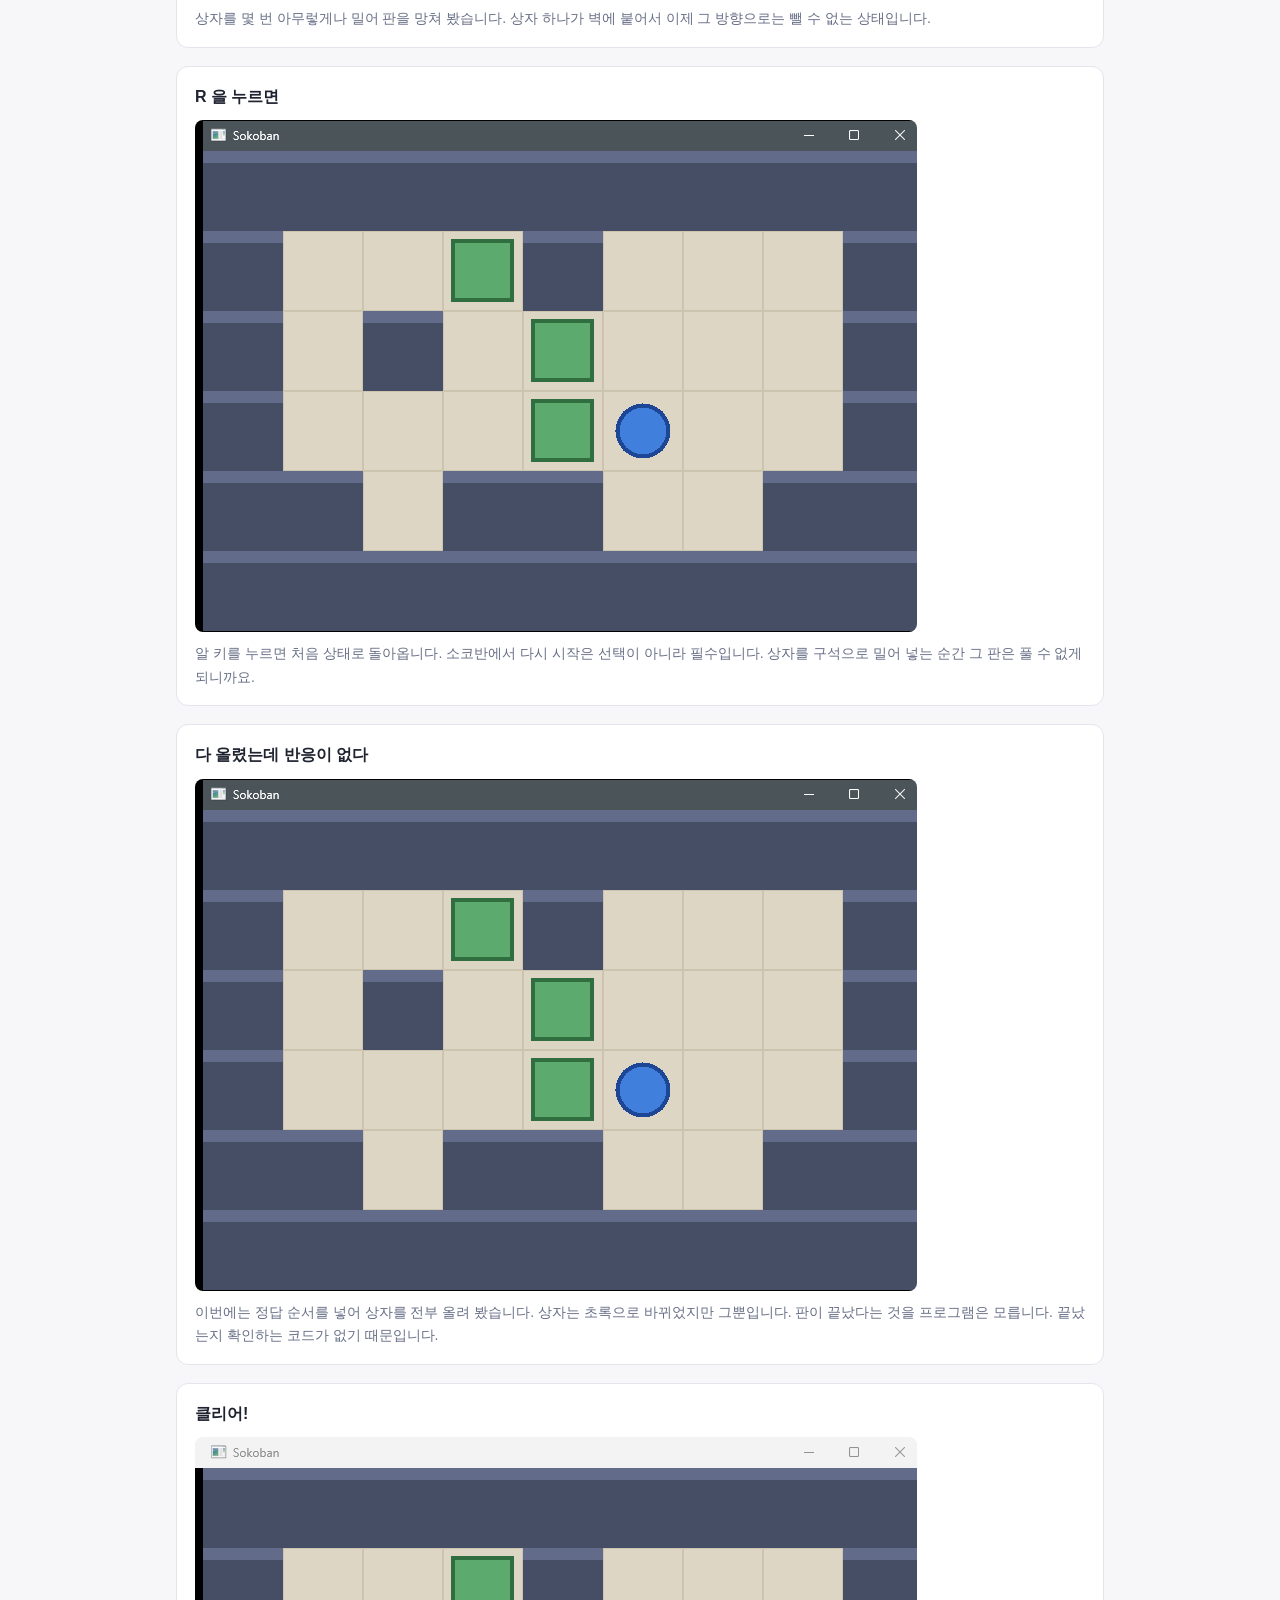
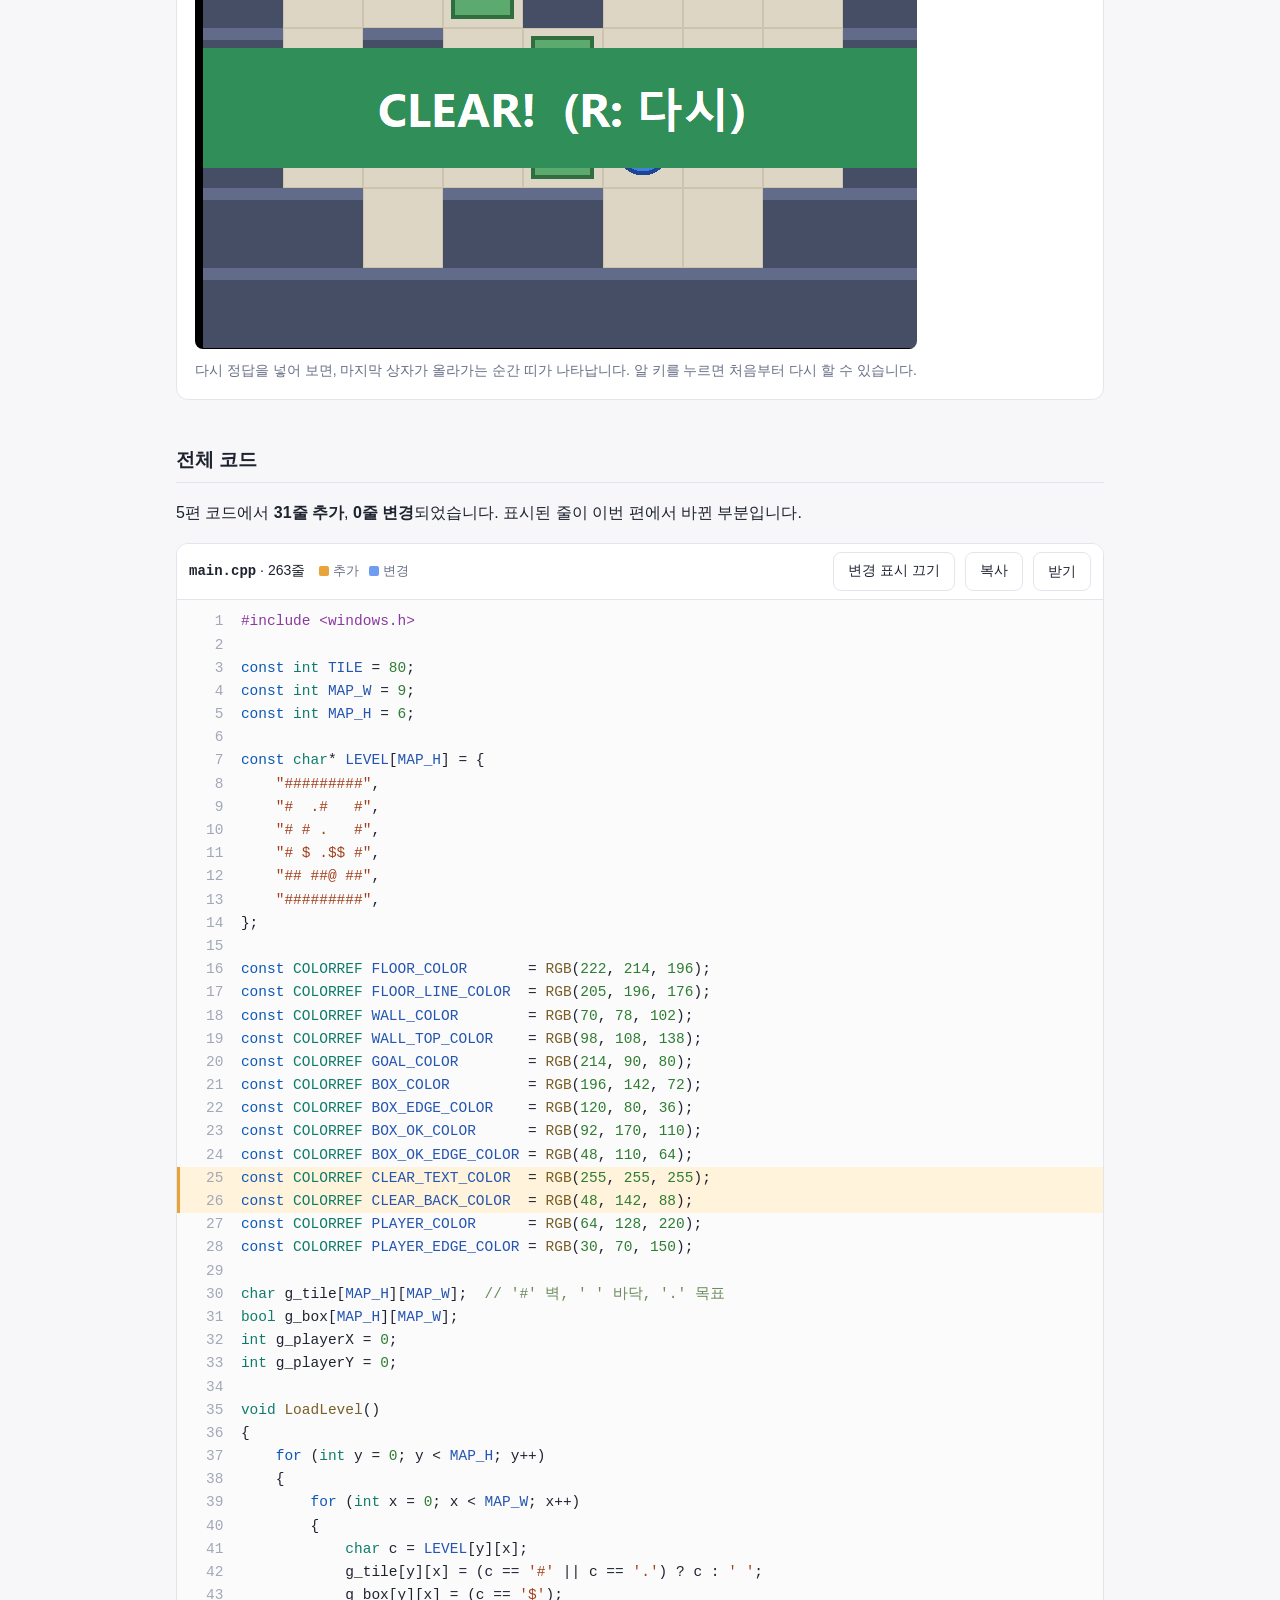
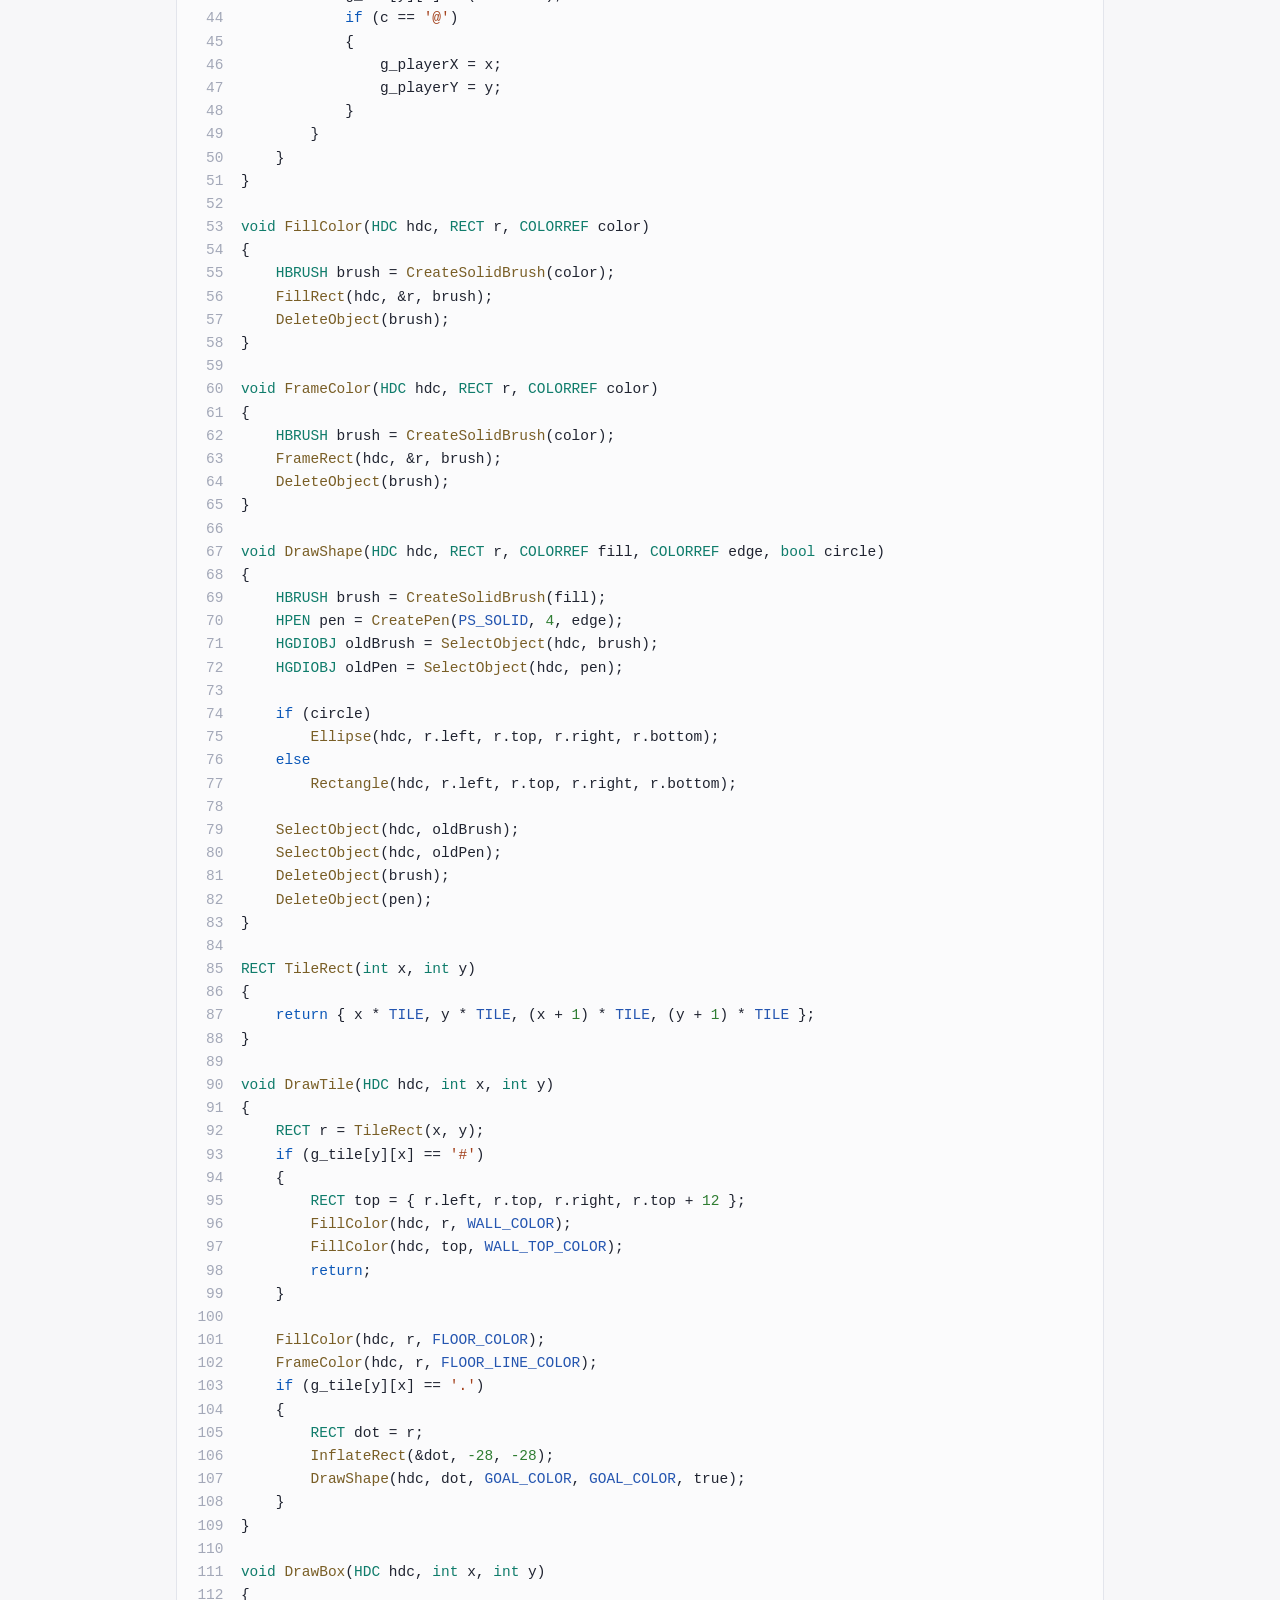
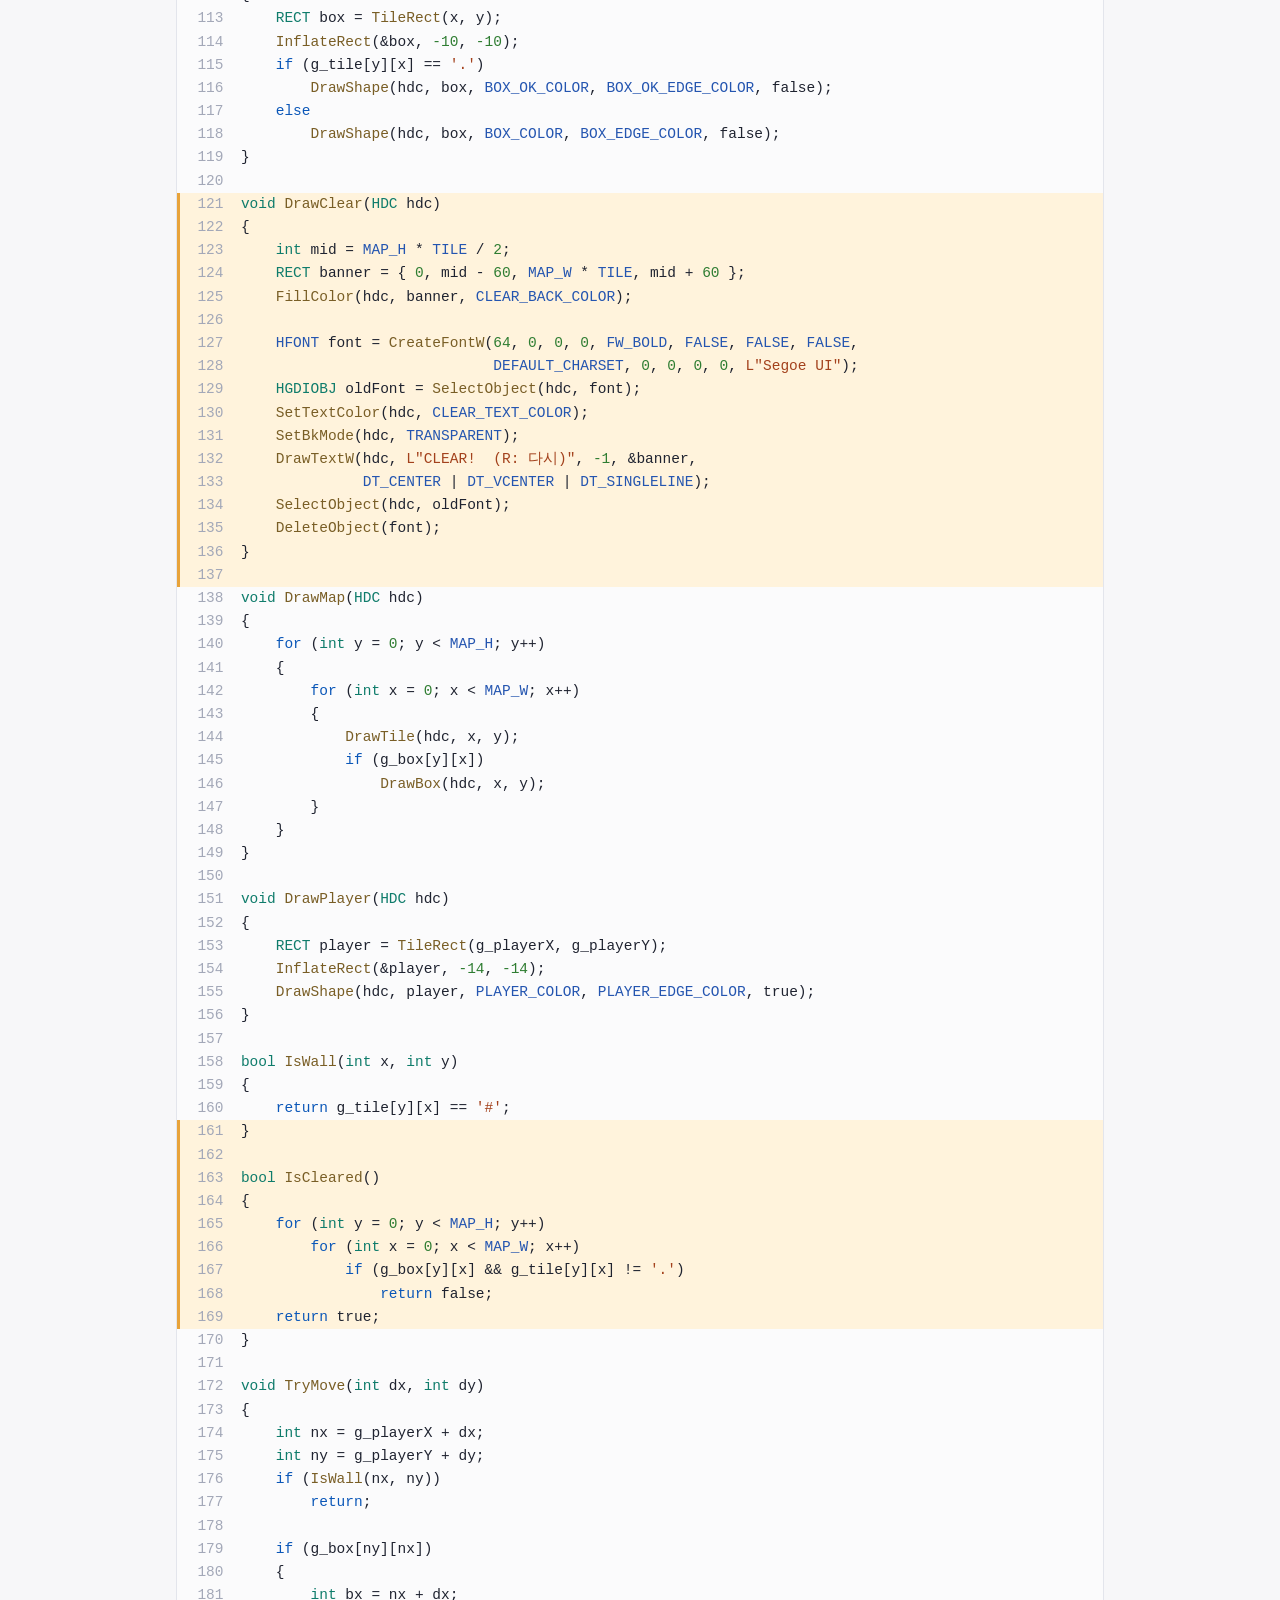
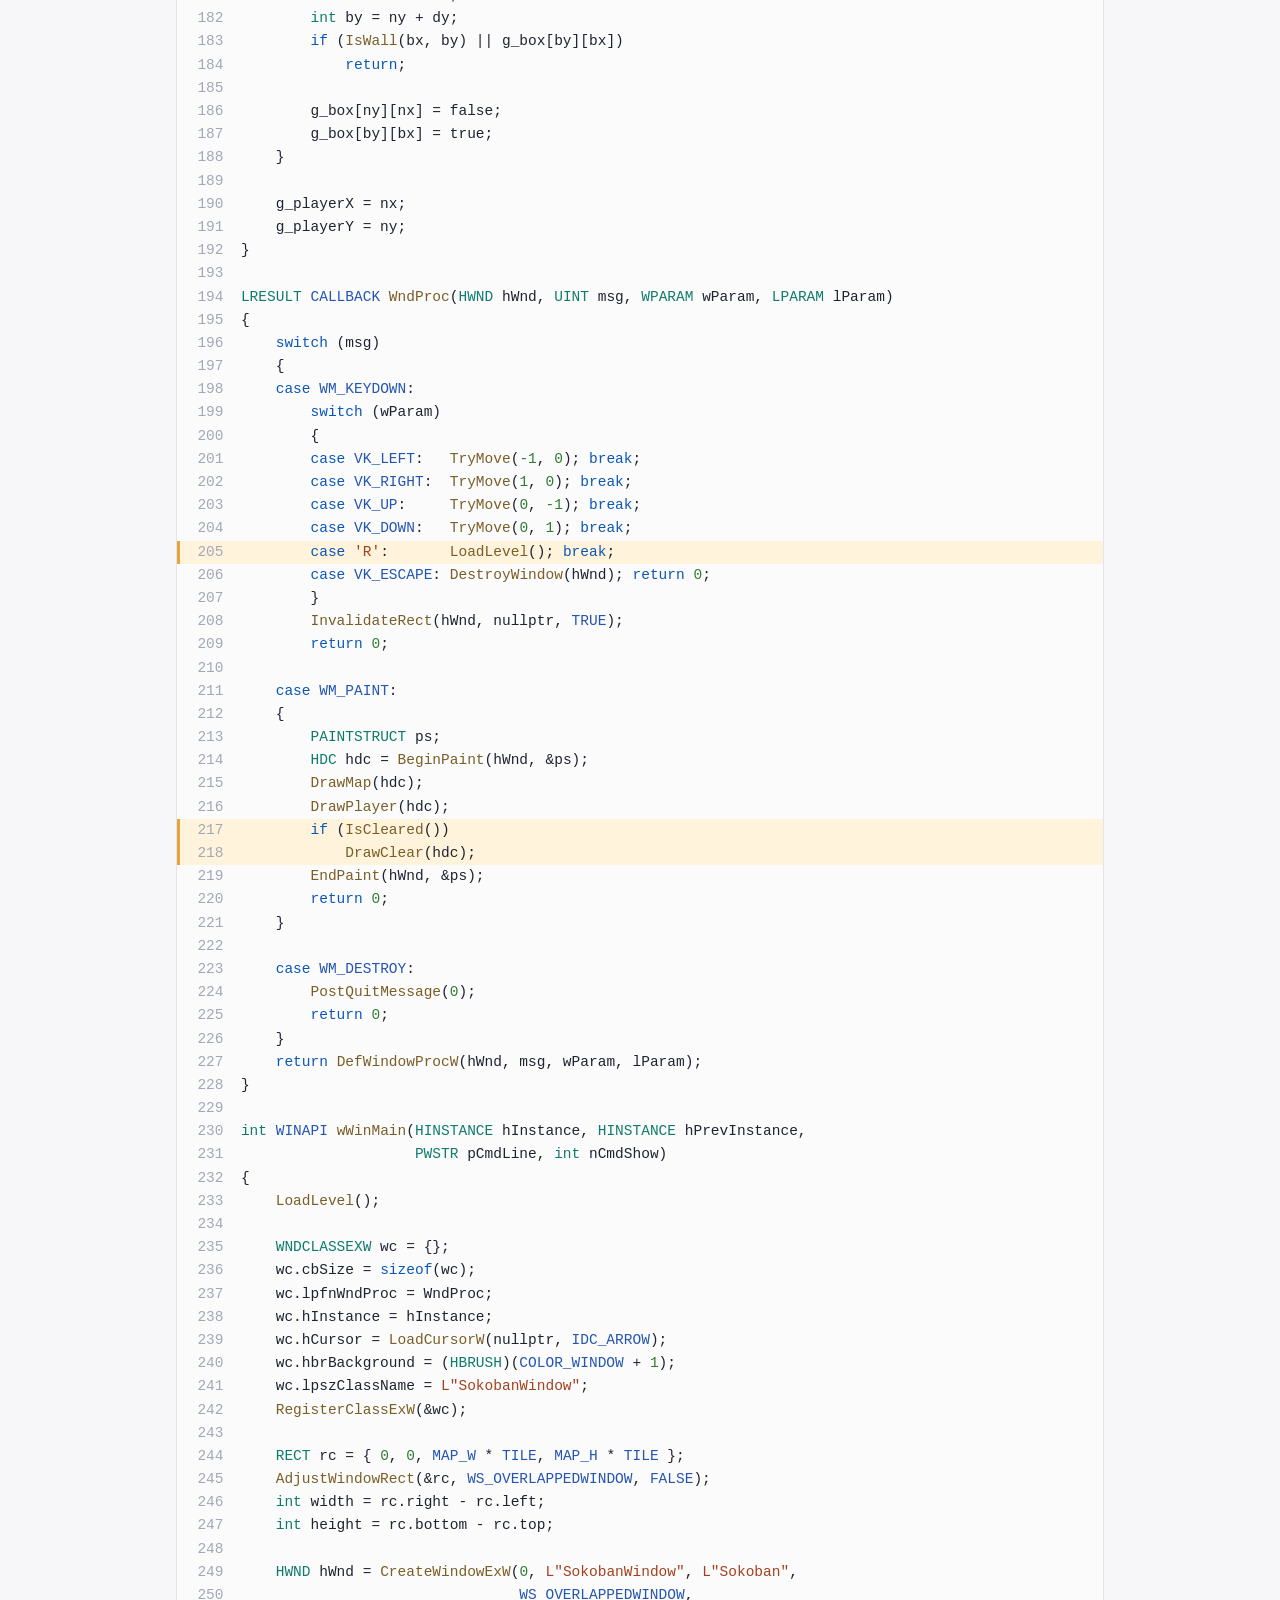
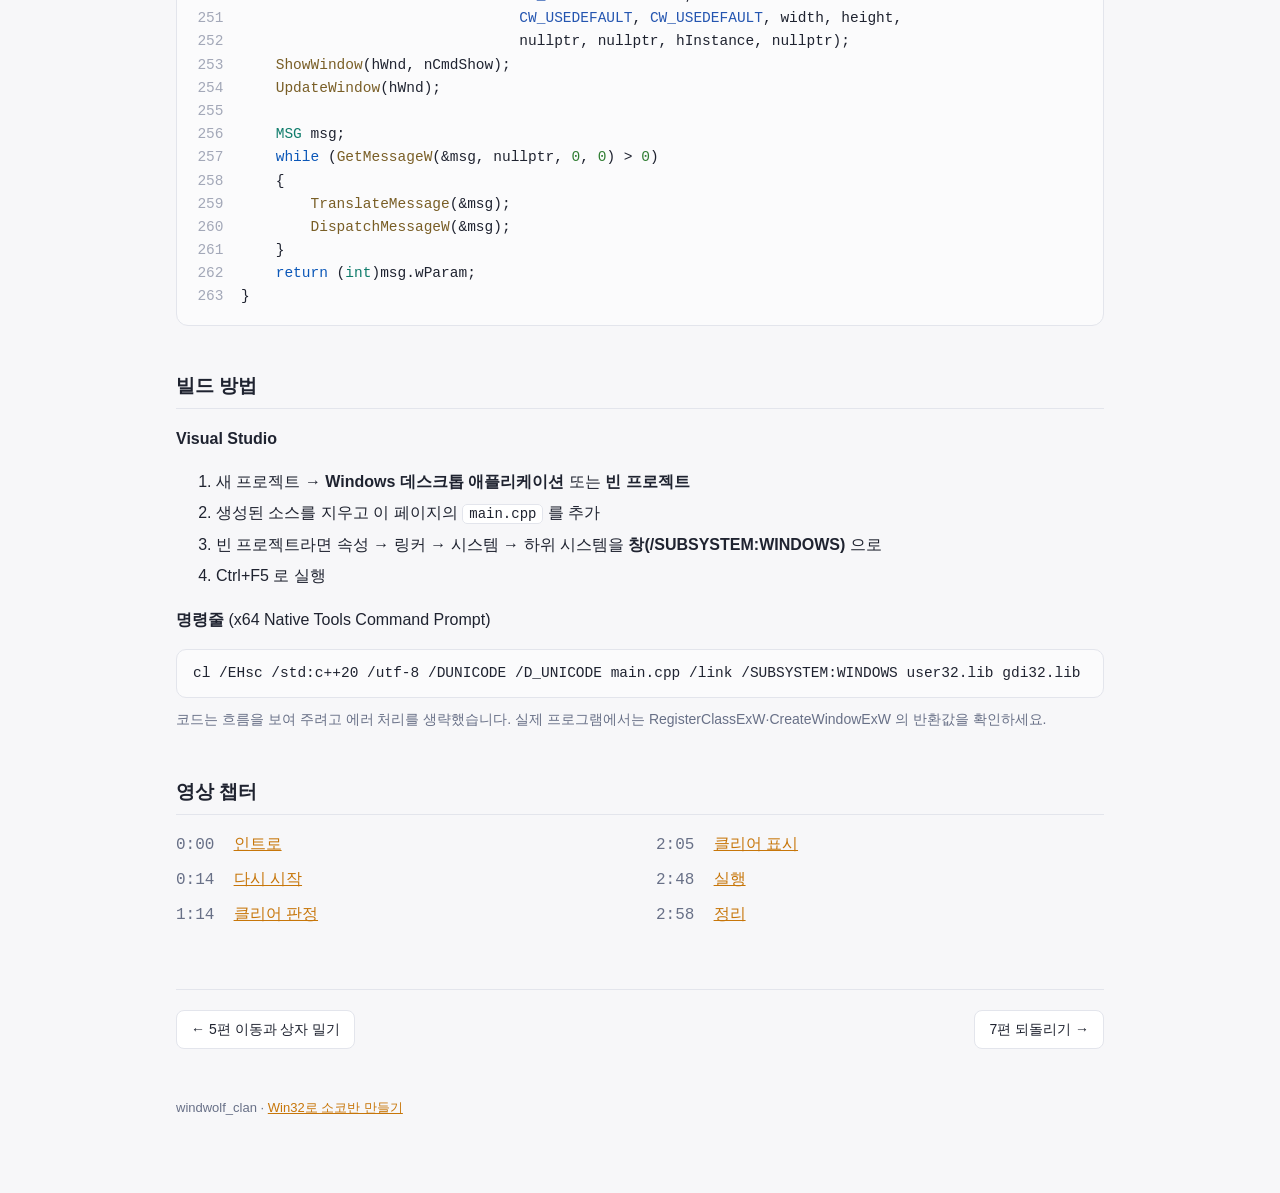
<file: sokoban/ep06/index.html>
<!doctype html>
<html lang="ko">
<head>
<meta charset="utf-8">
<meta name="viewport" content="width=device-width,initial-scale=1">
<title>Win32로 소코반 만들기 6편 - 클리어 판정과 재시작</title>
<meta name="description" content="Win32 API로 소코반을 만드는 시리즈 6편입니다. 맵을 다시 읽는 것만으로 재시작을 구현하고, 상태를 따로 세지 않고 맵을 훑는 방식으로 클리어를 판정합니다. GDI로 글자를 그리는 방법도 함께 다룹니다.">
<link rel="canonical" href="https://shorts.windwolf.co.kr/sokoban/ep06/">
<meta property="og:title" content="Win32로 소코반 만들기 6편 - 클리어 판정과 재시작">
<meta property="og:description" content="Win32 API로 소코반을 만드는 시리즈 6편입니다. 맵을 다시 읽는 것만으로 재시작을 구현하고, 상태를 따로 세지 않고 맵을 훑는 방식으로 클리어를 판정합니다. GDI로 글자를 그리는 방법도 함께 다룹니다.">
<meta property="og:url" content="https://shorts.windwolf.co.kr/sokoban/ep06/">
<link rel="stylesheet" href="../style.css">
</head>
<body>
<div class="wrap">
<div class="crumb"><a href="../">Win32로 소코반 만들기</a> · 6편</div>
<h1>6편 · 클리어 판정과 재시작</h1>
<p class="lead">Win32 API로 소코반을 만드는 시리즈 6편입니다. 맵을 다시 읽는 것만으로 재시작을 구현하고, 상태를 따로 세지 않고 맵을 훑는 방식으로 클리어를 판정합니다. GDI로 글자를 그리는 방법도 함께 다룹니다.</p>
<div class="btns"><a class="btn primary" href="https://www.youtube.com/watch?v=t0VH3j9FwDU">▶ 영상 보기</a><a class="btn" href="main.cpp" download>main.cpp 받기</a><a class="btn" href="#code-section">전체 코드로</a></div>
<h2>실행 결과</h2><figure class="shot" style="margin:0"><img src="run.png" alt="6편 코드를 실행한 창" loading="lazy"><figcaption>이 페이지의 main.cpp 를 빌드해 실행한 화면</figcaption></figure>
<h2>영상 속 실행 장면</h2><p>영상에서 직접 실행해 본 장면들입니다.</p><figure class="scene"><h3>망친 판</h3><img src="shot2.png" alt="망친 판" loading="lazy"><figcaption>상자를 몇 번 아무렇게나 밀어 판을 망쳐 봤습니다. 상자 하나가 벽에 붙어서 이제 그 방향으로는 뺄 수 없는 상태입니다.</figcaption></figure><figure class="scene"><h3>R 을 누르면</h3><img src="shot3.png" alt="R 을 누르면" loading="lazy"><figcaption>알 키를 누르면 처음 상태로 돌아옵니다. 소코반에서 다시 시작은 선택이 아니라 필수입니다. 상자를 구석으로 밀어 넣는 순간 그 판은 풀 수 없게 되니까요.</figcaption></figure><figure class="scene"><h3>다 올렸는데 반응이 없다</h3><img src="shot4.png" alt="다 올렸는데 반응이 없다" loading="lazy"><figcaption>이번에는 정답 순서를 넣어 상자를 전부 올려 봤습니다. 상자는 초록으로 바뀌었지만 그뿐입니다. 판이 끝났다는 것을 프로그램은 모릅니다. 끝났는지 확인하는 코드가 없기 때문입니다.</figcaption></figure><figure class="scene"><h3>클리어!</h3><img src="shot5.png" alt="클리어!" loading="lazy"><figcaption>다시 정답을 넣어 보면, 마지막 상자가 올라가는 순간 띠가 나타납니다. 알 키를 누르면 처음부터 다시 할 수 있습니다.</figcaption></figure>
<h2 id="code-section">전체 코드</h2><p>5편 코드에서 <b>31줄 추가</b>, <b>0줄 변경</b>되었습니다. 표시된 줄이 이번 편에서 바뀐 부분입니다.</p><div class="codebox"><div class="codehead"><span><b>main.cpp</b> · 263줄 <span class="legend"><i style="background:var(--addb)"></i>추가<i style="background:var(--chgb)"></i>변경</span></span><span class="btns" style="margin:0"><button class="btn" onclick="toggleMarks(this)">변경 표시 끄기</button><button class="btn" onclick="copyCode('raw',this)">복사</button><a class="btn" href="main.cpp" download>받기</a></span></div><pre id="code"><span class="l "><span class="n">1</span><span class="pp">#</span><span class="pp">include</span> <span class="pp">&lt;windows.h&gt;</span></span><span class="l "><span class="n">2</span></span><span class="l "><span class="n">3</span><span class="kw">const</span> <span class="ty">int</span> <span class="cs">TILE</span> = <span class="nm">80</span>;</span><span class="l "><span class="n">4</span><span class="kw">const</span> <span class="ty">int</span> <span class="cs">MAP_W</span> = <span class="nm">9</span>;</span><span class="l "><span class="n">5</span><span class="kw">const</span> <span class="ty">int</span> <span class="cs">MAP_H</span> = <span class="nm">6</span>;</span><span class="l "><span class="n">6</span></span><span class="l "><span class="n">7</span><span class="kw">const</span> <span class="ty">char</span>* <span class="cs">LEVEL</span>[<span class="cs">MAP_H</span>] = {</span><span class="l "><span class="n">8</span>    <span class="str">&quot;</span><span class="str">#########</span><span class="str">&quot;</span>,</span><span class="l "><span class="n">9</span>    <span class="str">&quot;</span><span class="str">#  .#   #</span><span class="str">&quot;</span>,</span><span class="l "><span class="n">10</span>    <span class="str">&quot;</span><span class="str"># # .   #</span><span class="str">&quot;</span>,</span><span class="l "><span class="n">11</span>    <span class="str">&quot;</span><span class="str"># $ .$$ #</span><span class="str">&quot;</span>,</span><span class="l "><span class="n">12</span>    <span class="str">&quot;</span><span class="str">## ##@ ##</span><span class="str">&quot;</span>,</span><span class="l "><span class="n">13</span>    <span class="str">&quot;</span><span class="str">#########</span><span class="str">&quot;</span>,</span><span class="l "><span class="n">14</span>};</span><span class="l "><span class="n">15</span></span><span class="l "><span class="n">16</span><span class="kw">const</span> <span class="ty">COLORREF</span> <span class="cs">FLOOR_COLOR</span>       = <span class="fn">RGB</span>(<span class="nm">222</span>, <span class="nm">214</span>, <span class="nm">196</span>);</span><span class="l "><span class="n">17</span><span class="kw">const</span> <span class="ty">COLORREF</span> <span class="cs">FLOOR_LINE_COLOR</span>  = <span class="fn">RGB</span>(<span class="nm">205</span>, <span class="nm">196</span>, <span class="nm">176</span>);</span><span class="l "><span class="n">18</span><span class="kw">const</span> <span class="ty">COLORREF</span> <span class="cs">WALL_COLOR</span>        = <span class="fn">RGB</span>(<span class="nm">70</span>, <span class="nm">78</span>, <span class="nm">102</span>);</span><span class="l "><span class="n">19</span><span class="kw">const</span> <span class="ty">COLORREF</span> <span class="cs">WALL_TOP_COLOR</span>    = <span class="fn">RGB</span>(<span class="nm">98</span>, <span class="nm">108</span>, <span class="nm">138</span>);</span><span class="l "><span class="n">20</span><span class="kw">const</span> <span class="ty">COLORREF</span> <span class="cs">GOAL_COLOR</span>        = <span class="fn">RGB</span>(<span class="nm">214</span>, <span class="nm">90</span>, <span class="nm">80</span>);</span><span class="l "><span class="n">21</span><span class="kw">const</span> <span class="ty">COLORREF</span> <span class="cs">BOX_COLOR</span>         = <span class="fn">RGB</span>(<span class="nm">196</span>, <span class="nm">142</span>, <span class="nm">72</span>);</span><span class="l "><span class="n">22</span><span class="kw">const</span> <span class="ty">COLORREF</span> <span class="cs">BOX_EDGE_COLOR</span>    = <span class="fn">RGB</span>(<span class="nm">120</span>, <span class="nm">80</span>, <span class="nm">36</span>);</span><span class="l "><span class="n">23</span><span class="kw">const</span> <span class="ty">COLORREF</span> <span class="cs">BOX_OK_COLOR</span>      = <span class="fn">RGB</span>(<span class="nm">92</span>, <span class="nm">170</span>, <span class="nm">110</span>);</span><span class="l "><span class="n">24</span><span class="kw">const</span> <span class="ty">COLORREF</span> <span class="cs">BOX_OK_EDGE_COLOR</span> = <span class="fn">RGB</span>(<span class="nm">48</span>, <span class="nm">110</span>, <span class="nm">64</span>);</span><span class="l add"><span class="n">25</span><span class="kw">const</span> <span class="ty">COLORREF</span> <span class="cs">CLEAR_TEXT_COLOR</span>  = <span class="fn">RGB</span>(<span class="nm">255</span>, <span class="nm">255</span>, <span class="nm">255</span>);</span><span class="l add"><span class="n">26</span><span class="kw">const</span> <span class="ty">COLORREF</span> <span class="cs">CLEAR_BACK_COLOR</span>  = <span class="fn">RGB</span>(<span class="nm">48</span>, <span class="nm">142</span>, <span class="nm">88</span>);</span><span class="l "><span class="n">27</span><span class="kw">const</span> <span class="ty">COLORREF</span> <span class="cs">PLAYER_COLOR</span>      = <span class="fn">RGB</span>(<span class="nm">64</span>, <span class="nm">128</span>, <span class="nm">220</span>);</span><span class="l "><span class="n">28</span><span class="kw">const</span> <span class="ty">COLORREF</span> <span class="cs">PLAYER_EDGE_COLOR</span> = <span class="fn">RGB</span>(<span class="nm">30</span>, <span class="nm">70</span>, <span class="nm">150</span>);</span><span class="l "><span class="n">29</span></span><span class="l "><span class="n">30</span><span class="ty">char</span> g_tile[<span class="cs">MAP_H</span>][<span class="cs">MAP_W</span>];  <span class="cm">// &#x27;#&#x27; 벽, &#x27; &#x27; 바닥, &#x27;.&#x27; 목표</span></span><span class="l "><span class="n">31</span><span class="ty">bool</span> g_box[<span class="cs">MAP_H</span>][<span class="cs">MAP_W</span>];</span><span class="l "><span class="n">32</span><span class="ty">int</span> g_playerX = <span class="nm">0</span>;</span><span class="l "><span class="n">33</span><span class="ty">int</span> g_playerY = <span class="nm">0</span>;</span><span class="l "><span class="n">34</span></span><span class="l "><span class="n">35</span><span class="ty">void</span> <span class="fn">LoadLevel</span>()</span><span class="l "><span class="n">36</span>{</span><span class="l "><span class="n">37</span>    <span class="kw">for</span> (<span class="ty">int</span> y = <span class="nm">0</span>; y &lt; <span class="cs">MAP_H</span>; y++)</span><span class="l "><span class="n">38</span>    {</span><span class="l "><span class="n">39</span>        <span class="kw">for</span> (<span class="ty">int</span> x = <span class="nm">0</span>; x &lt; <span class="cs">MAP_W</span>; x++)</span><span class="l "><span class="n">40</span>        {</span><span class="l "><span class="n">41</span>            <span class="ty">char</span> c = <span class="cs">LEVEL</span>[y][x];</span><span class="l "><span class="n">42</span>            g_tile[y][x] = (c == <span class="str">&#x27;</span><span class="str">#</span><span class="str">&#x27;</span> || c == <span class="str">&#x27;</span><span class="str">.</span><span class="str">&#x27;</span>) ? c : <span class="str">&#x27;</span><span class="str"> </span><span class="str">&#x27;</span>;</span><span class="l "><span class="n">43</span>            g_box[y][x] = (c == <span class="str">&#x27;</span><span class="str">$</span><span class="str">&#x27;</span>);</span><span class="l "><span class="n">44</span>            <span class="kw">if</span> (c == <span class="str">&#x27;</span><span class="str">@</span><span class="str">&#x27;</span>)</span><span class="l "><span class="n">45</span>            {</span><span class="l "><span class="n">46</span>                g_playerX = x;</span><span class="l "><span class="n">47</span>                g_playerY = y;</span><span class="l "><span class="n">48</span>            }</span><span class="l "><span class="n">49</span>        }</span><span class="l "><span class="n">50</span>    }</span><span class="l "><span class="n">51</span>}</span><span class="l "><span class="n">52</span></span><span class="l "><span class="n">53</span><span class="ty">void</span> <span class="fn">FillColor</span>(<span class="ty">HDC</span> hdc, <span class="ty">RECT</span> r, <span class="ty">COLORREF</span> color)</span><span class="l "><span class="n">54</span>{</span><span class="l "><span class="n">55</span>    <span class="ty">HBRUSH</span> brush = <span class="fn">CreateSolidBrush</span>(color);</span><span class="l "><span class="n">56</span>    <span class="fn">FillRect</span>(hdc, &amp;r, brush);</span><span class="l "><span class="n">57</span>    <span class="fn">DeleteObject</span>(brush);</span><span class="l "><span class="n">58</span>}</span><span class="l "><span class="n">59</span></span><span class="l "><span class="n">60</span><span class="ty">void</span> <span class="fn">FrameColor</span>(<span class="ty">HDC</span> hdc, <span class="ty">RECT</span> r, <span class="ty">COLORREF</span> color)</span><span class="l "><span class="n">61</span>{</span><span class="l "><span class="n">62</span>    <span class="ty">HBRUSH</span> brush = <span class="fn">CreateSolidBrush</span>(color);</span><span class="l "><span class="n">63</span>    <span class="fn">FrameRect</span>(hdc, &amp;r, brush);</span><span class="l "><span class="n">64</span>    <span class="fn">DeleteObject</span>(brush);</span><span class="l "><span class="n">65</span>}</span><span class="l "><span class="n">66</span></span><span class="l "><span class="n">67</span><span class="ty">void</span> <span class="fn">DrawShape</span>(<span class="ty">HDC</span> hdc, <span class="ty">RECT</span> r, <span class="ty">COLORREF</span> fill, <span class="ty">COLORREF</span> edge, <span class="ty">bool</span> circle)</span><span class="l "><span class="n">68</span>{</span><span class="l "><span class="n">69</span>    <span class="ty">HBRUSH</span> brush = <span class="fn">CreateSolidBrush</span>(fill);</span><span class="l "><span class="n">70</span>    <span class="ty">HPEN</span> pen = <span class="fn">CreatePen</span>(<span class="cs">PS_SOLID</span>, <span class="nm">4</span>, edge);</span><span class="l "><span class="n">71</span>    <span class="ty">HGDIOBJ</span> oldBrush = <span class="fn">SelectObject</span>(hdc, brush);</span><span class="l "><span class="n">72</span>    <span class="ty">HGDIOBJ</span> oldPen = <span class="fn">SelectObject</span>(hdc, pen);</span><span class="l "><span class="n">73</span></span><span class="l "><span class="n">74</span>    <span class="kw">if</span> (circle)</span><span class="l "><span class="n">75</span>        <span class="fn">Ellipse</span>(hdc, r.left, r.top, r.right, r.bottom);</span><span class="l "><span class="n">76</span>    <span class="kw">else</span></span><span class="l "><span class="n">77</span>        <span class="fn">Rectangle</span>(hdc, r.left, r.top, r.right, r.bottom);</span><span class="l "><span class="n">78</span></span><span class="l "><span class="n">79</span>    <span class="fn">SelectObject</span>(hdc, oldBrush);</span><span class="l "><span class="n">80</span>    <span class="fn">SelectObject</span>(hdc, oldPen);</span><span class="l "><span class="n">81</span>    <span class="fn">DeleteObject</span>(brush);</span><span class="l "><span class="n">82</span>    <span class="fn">DeleteObject</span>(pen);</span><span class="l "><span class="n">83</span>}</span><span class="l "><span class="n">84</span></span><span class="l "><span class="n">85</span><span class="ty">RECT</span> <span class="fn">TileRect</span>(<span class="ty">int</span> x, <span class="ty">int</span> y)</span><span class="l "><span class="n">86</span>{</span><span class="l "><span class="n">87</span>    <span class="kw">return</span> { x * <span class="cs">TILE</span>, y * <span class="cs">TILE</span>, (x + <span class="nm">1</span>) * <span class="cs">TILE</span>, (y + <span class="nm">1</span>) * <span class="cs">TILE</span> };</span><span class="l "><span class="n">88</span>}</span><span class="l "><span class="n">89</span></span><span class="l "><span class="n">90</span><span class="ty">void</span> <span class="fn">DrawTile</span>(<span class="ty">HDC</span> hdc, <span class="ty">int</span> x, <span class="ty">int</span> y)</span><span class="l "><span class="n">91</span>{</span><span class="l "><span class="n">92</span>    <span class="ty">RECT</span> r = <span class="fn">TileRect</span>(x, y);</span><span class="l "><span class="n">93</span>    <span class="kw">if</span> (g_tile[y][x] == <span class="str">&#x27;</span><span class="str">#</span><span class="str">&#x27;</span>)</span><span class="l "><span class="n">94</span>    {</span><span class="l "><span class="n">95</span>        <span class="ty">RECT</span> top = { r.left, r.top, r.right, r.top + <span class="nm">12</span> };</span><span class="l "><span class="n">96</span>        <span class="fn">FillColor</span>(hdc, r, <span class="cs">WALL_COLOR</span>);</span><span class="l "><span class="n">97</span>        <span class="fn">FillColor</span>(hdc, top, <span class="cs">WALL_TOP_COLOR</span>);</span><span class="l "><span class="n">98</span>        <span class="kw">return</span>;</span><span class="l "><span class="n">99</span>    }</span><span class="l "><span class="n">100</span></span><span class="l "><span class="n">101</span>    <span class="fn">FillColor</span>(hdc, r, <span class="cs">FLOOR_COLOR</span>);</span><span class="l "><span class="n">102</span>    <span class="fn">FrameColor</span>(hdc, r, <span class="cs">FLOOR_LINE_COLOR</span>);</span><span class="l "><span class="n">103</span>    <span class="kw">if</span> (g_tile[y][x] == <span class="str">&#x27;</span><span class="str">.</span><span class="str">&#x27;</span>)</span><span class="l "><span class="n">104</span>    {</span><span class="l "><span class="n">105</span>        <span class="ty">RECT</span> dot = r;</span><span class="l "><span class="n">106</span>        <span class="fn">InflateRect</span>(&amp;dot, <span class="nm">-28</span>, <span class="nm">-28</span>);</span><span class="l "><span class="n">107</span>        <span class="fn">DrawShape</span>(hdc, dot, <span class="cs">GOAL_COLOR</span>, <span class="cs">GOAL_COLOR</span>, true);</span><span class="l "><span class="n">108</span>    }</span><span class="l "><span class="n">109</span>}</span><span class="l "><span class="n">110</span></span><span class="l "><span class="n">111</span><span class="ty">void</span> <span class="fn">DrawBox</span>(<span class="ty">HDC</span> hdc, <span class="ty">int</span> x, <span class="ty">int</span> y)</span><span class="l "><span class="n">112</span>{</span><span class="l "><span class="n">113</span>    <span class="ty">RECT</span> box = <span class="fn">TileRect</span>(x, y);</span><span class="l "><span class="n">114</span>    <span class="fn">InflateRect</span>(&amp;box, <span class="nm">-10</span>, <span class="nm">-10</span>);</span><span class="l "><span class="n">115</span>    <span class="kw">if</span> (g_tile[y][x] == <span class="str">&#x27;</span><span class="str">.</span><span class="str">&#x27;</span>)</span><span class="l "><span class="n">116</span>        <span class="fn">DrawShape</span>(hdc, box, <span class="cs">BOX_OK_COLOR</span>, <span class="cs">BOX_OK_EDGE_COLOR</span>, false);</span><span class="l "><span class="n">117</span>    <span class="kw">else</span></span><span class="l "><span class="n">118</span>        <span class="fn">DrawShape</span>(hdc, box, <span class="cs">BOX_COLOR</span>, <span class="cs">BOX_EDGE_COLOR</span>, false);</span><span class="l "><span class="n">119</span>}</span><span class="l "><span class="n">120</span></span><span class="l add"><span class="n">121</span><span class="ty">void</span> <span class="fn">DrawClear</span>(<span class="ty">HDC</span> hdc)</span><span class="l add"><span class="n">122</span>{</span><span class="l add"><span class="n">123</span>    <span class="ty">int</span> mid = <span class="cs">MAP_H</span> * <span class="cs">TILE</span> / <span class="nm">2</span>;</span><span class="l add"><span class="n">124</span>    <span class="ty">RECT</span> banner = { <span class="nm">0</span>, mid - <span class="nm">60</span>, <span class="cs">MAP_W</span> * <span class="cs">TILE</span>, mid + <span class="nm">60</span> };</span><span class="l add"><span class="n">125</span>    <span class="fn">FillColor</span>(hdc, banner, <span class="cs">CLEAR_BACK_COLOR</span>);</span><span class="l add"><span class="n">126</span></span><span class="l add"><span class="n">127</span>    <span class="cs">HFONT</span> font = <span class="fn">CreateFontW</span>(<span class="nm">64</span>, <span class="nm">0</span>, <span class="nm">0</span>, <span class="nm">0</span>, <span class="cs">FW_BOLD</span>, <span class="cs">FALSE</span>, <span class="cs">FALSE</span>, <span class="cs">FALSE</span>,</span><span class="l add"><span class="n">128</span>                             <span class="cs">DEFAULT_CHARSET</span>, <span class="nm">0</span>, <span class="nm">0</span>, <span class="nm">0</span>, <span class="nm">0</span>, <span class="str">L</span><span class="str">&quot;</span><span class="str">Segoe UI</span><span class="str">&quot;</span>);</span><span class="l add"><span class="n">129</span>    <span class="ty">HGDIOBJ</span> oldFont = <span class="fn">SelectObject</span>(hdc, font);</span><span class="l add"><span class="n">130</span>    <span class="fn">SetTextColor</span>(hdc, <span class="cs">CLEAR_TEXT_COLOR</span>);</span><span class="l add"><span class="n">131</span>    <span class="fn">SetBkMode</span>(hdc, <span class="cs">TRANSPARENT</span>);</span><span class="l add"><span class="n">132</span>    <span class="fn">DrawTextW</span>(hdc, <span class="str">L</span><span class="str">&quot;</span><span class="str">CLEAR!  (R: 다시)</span><span class="str">&quot;</span>, <span class="nm">-1</span>, &amp;banner,</span><span class="l add"><span class="n">133</span>              <span class="cs">DT_CENTER</span> | <span class="cs">DT_VCENTER</span> | <span class="cs">DT_SINGLELINE</span>);</span><span class="l add"><span class="n">134</span>    <span class="fn">SelectObject</span>(hdc, oldFont);</span><span class="l add"><span class="n">135</span>    <span class="fn">DeleteObject</span>(font);</span><span class="l add"><span class="n">136</span>}</span><span class="l add"><span class="n">137</span></span><span class="l "><span class="n">138</span><span class="ty">void</span> <span class="fn">DrawMap</span>(<span class="ty">HDC</span> hdc)</span><span class="l "><span class="n">139</span>{</span><span class="l "><span class="n">140</span>    <span class="kw">for</span> (<span class="ty">int</span> y = <span class="nm">0</span>; y &lt; <span class="cs">MAP_H</span>; y++)</span><span class="l "><span class="n">141</span>    {</span><span class="l "><span class="n">142</span>        <span class="kw">for</span> (<span class="ty">int</span> x = <span class="nm">0</span>; x &lt; <span class="cs">MAP_W</span>; x++)</span><span class="l "><span class="n">143</span>        {</span><span class="l "><span class="n">144</span>            <span class="fn">DrawTile</span>(hdc, x, y);</span><span class="l "><span class="n">145</span>            <span class="kw">if</span> (g_box[y][x])</span><span class="l "><span class="n">146</span>                <span class="fn">DrawBox</span>(hdc, x, y);</span><span class="l "><span class="n">147</span>        }</span><span class="l "><span class="n">148</span>    }</span><span class="l "><span class="n">149</span>}</span><span class="l "><span class="n">150</span></span><span class="l "><span class="n">151</span><span class="ty">void</span> <span class="fn">DrawPlayer</span>(<span class="ty">HDC</span> hdc)</span><span class="l "><span class="n">152</span>{</span><span class="l "><span class="n">153</span>    <span class="ty">RECT</span> player = <span class="fn">TileRect</span>(g_playerX, g_playerY);</span><span class="l "><span class="n">154</span>    <span class="fn">InflateRect</span>(&amp;player, <span class="nm">-14</span>, <span class="nm">-14</span>);</span><span class="l "><span class="n">155</span>    <span class="fn">DrawShape</span>(hdc, player, <span class="cs">PLAYER_COLOR</span>, <span class="cs">PLAYER_EDGE_COLOR</span>, true);</span><span class="l "><span class="n">156</span>}</span><span class="l "><span class="n">157</span></span><span class="l "><span class="n">158</span><span class="ty">bool</span> <span class="fn">IsWall</span>(<span class="ty">int</span> x, <span class="ty">int</span> y)</span><span class="l "><span class="n">159</span>{</span><span class="l "><span class="n">160</span>    <span class="kw">return</span> g_tile[y][x] == <span class="str">&#x27;</span><span class="str">#</span><span class="str">&#x27;</span>;</span><span class="l add"><span class="n">161</span>}</span><span class="l add"><span class="n">162</span></span><span class="l add"><span class="n">163</span><span class="ty">bool</span> <span class="fn">IsCleared</span>()</span><span class="l add"><span class="n">164</span>{</span><span class="l add"><span class="n">165</span>    <span class="kw">for</span> (<span class="ty">int</span> y = <span class="nm">0</span>; y &lt; <span class="cs">MAP_H</span>; y++)</span><span class="l add"><span class="n">166</span>        <span class="kw">for</span> (<span class="ty">int</span> x = <span class="nm">0</span>; x &lt; <span class="cs">MAP_W</span>; x++)</span><span class="l add"><span class="n">167</span>            <span class="kw">if</span> (g_box[y][x] &amp;&amp; g_tile[y][x] != <span class="str">&#x27;</span><span class="str">.</span><span class="str">&#x27;</span>)</span><span class="l add"><span class="n">168</span>                <span class="kw">return</span> false;</span><span class="l add"><span class="n">169</span>    <span class="kw">return</span> true;</span><span class="l "><span class="n">170</span>}</span><span class="l "><span class="n">171</span></span><span class="l "><span class="n">172</span><span class="ty">void</span> <span class="fn">TryMove</span>(<span class="ty">int</span> dx, <span class="ty">int</span> dy)</span><span class="l "><span class="n">173</span>{</span><span class="l "><span class="n">174</span>    <span class="ty">int</span> nx = g_playerX + dx;</span><span class="l "><span class="n">175</span>    <span class="ty">int</span> ny = g_playerY + dy;</span><span class="l "><span class="n">176</span>    <span class="kw">if</span> (<span class="fn">IsWall</span>(nx, ny))</span><span class="l "><span class="n">177</span>        <span class="kw">return</span>;</span><span class="l "><span class="n">178</span></span><span class="l "><span class="n">179</span>    <span class="kw">if</span> (g_box[ny][nx])</span><span class="l "><span class="n">180</span>    {</span><span class="l "><span class="n">181</span>        <span class="ty">int</span> bx = nx + dx;</span><span class="l "><span class="n">182</span>        <span class="ty">int</span> by = ny + dy;</span><span class="l "><span class="n">183</span>        <span class="kw">if</span> (<span class="fn">IsWall</span>(bx, by) || g_box[by][bx])</span><span class="l "><span class="n">184</span>            <span class="kw">return</span>;</span><span class="l "><span class="n">185</span></span><span class="l "><span class="n">186</span>        g_box[ny][nx] = false;</span><span class="l "><span class="n">187</span>        g_box[by][bx] = true;</span><span class="l "><span class="n">188</span>    }</span><span class="l "><span class="n">189</span></span><span class="l "><span class="n">190</span>    g_playerX = nx;</span><span class="l "><span class="n">191</span>    g_playerY = ny;</span><span class="l "><span class="n">192</span>}</span><span class="l "><span class="n">193</span></span><span class="l "><span class="n">194</span><span class="ty">LRESULT</span> <span class="cs">CALLBACK</span> <span class="fn">WndProc</span>(<span class="ty">HWND</span> hWnd, <span class="ty">UINT</span> msg, <span class="ty">WPARAM</span> wParam, <span class="ty">LPARAM</span> lParam)</span><span class="l "><span class="n">195</span>{</span><span class="l "><span class="n">196</span>    <span class="kw">switch</span> (msg)</span><span class="l "><span class="n">197</span>    {</span><span class="l "><span class="n">198</span>    <span class="kw">case</span> <span class="cs">WM_KEYDOWN</span>:</span><span class="l "><span class="n">199</span>        <span class="kw">switch</span> (wParam)</span><span class="l "><span class="n">200</span>        {</span><span class="l "><span class="n">201</span>        <span class="kw">case</span> <span class="cs">VK_LEFT</span>:   <span class="fn">TryMove</span>(<span class="nm">-1</span>, <span class="nm">0</span>); <span class="kw">break</span>;</span><span class="l "><span class="n">202</span>        <span class="kw">case</span> <span class="cs">VK_RIGHT</span>:  <span class="fn">TryMove</span>(<span class="nm">1</span>, <span class="nm">0</span>); <span class="kw">break</span>;</span><span class="l "><span class="n">203</span>        <span class="kw">case</span> <span class="cs">VK_UP</span>:     <span class="fn">TryMove</span>(<span class="nm">0</span>, <span class="nm">-1</span>); <span class="kw">break</span>;</span><span class="l "><span class="n">204</span>        <span class="kw">case</span> <span class="cs">VK_DOWN</span>:   <span class="fn">TryMove</span>(<span class="nm">0</span>, <span class="nm">1</span>); <span class="kw">break</span>;</span><span class="l add"><span class="n">205</span>        <span class="kw">case</span> <span class="str">&#x27;</span><span class="str">R</span><span class="str">&#x27;</span>:       <span class="fn">LoadLevel</span>(); <span class="kw">break</span>;</span><span class="l "><span class="n">206</span>        <span class="kw">case</span> <span class="cs">VK_ESCAPE</span>: <span class="fn">DestroyWindow</span>(hWnd); <span class="kw">return</span> <span class="nm">0</span>;</span><span class="l "><span class="n">207</span>        }</span><span class="l "><span class="n">208</span>        <span class="fn">InvalidateRect</span>(hWnd, nullptr, <span class="cs">TRUE</span>);</span><span class="l "><span class="n">209</span>        <span class="kw">return</span> <span class="nm">0</span>;</span><span class="l "><span class="n">210</span></span><span class="l "><span class="n">211</span>    <span class="kw">case</span> <span class="cs">WM_PAINT</span>:</span><span class="l "><span class="n">212</span>    {</span><span class="l "><span class="n">213</span>        <span class="ty">PAINTSTRUCT</span> ps;</span><span class="l "><span class="n">214</span>        <span class="ty">HDC</span> hdc = <span class="fn">BeginPaint</span>(hWnd, &amp;ps);</span><span class="l "><span class="n">215</span>        <span class="fn">DrawMap</span>(hdc);</span><span class="l "><span class="n">216</span>        <span class="fn">DrawPlayer</span>(hdc);</span><span class="l add"><span class="n">217</span>        <span class="kw">if</span> (<span class="fn">IsCleared</span>())</span><span class="l add"><span class="n">218</span>            <span class="fn">DrawClear</span>(hdc);</span><span class="l "><span class="n">219</span>        <span class="fn">EndPaint</span>(hWnd, &amp;ps);</span><span class="l "><span class="n">220</span>        <span class="kw">return</span> <span class="nm">0</span>;</span><span class="l "><span class="n">221</span>    }</span><span class="l "><span class="n">222</span></span><span class="l "><span class="n">223</span>    <span class="kw">case</span> <span class="cs">WM_DESTROY</span>:</span><span class="l "><span class="n">224</span>        <span class="fn">PostQuitMessage</span>(<span class="nm">0</span>);</span><span class="l "><span class="n">225</span>        <span class="kw">return</span> <span class="nm">0</span>;</span><span class="l "><span class="n">226</span>    }</span><span class="l "><span class="n">227</span>    <span class="kw">return</span> <span class="fn">DefWindowProcW</span>(hWnd, msg, wParam, lParam);</span><span class="l "><span class="n">228</span>}</span><span class="l "><span class="n">229</span></span><span class="l "><span class="n">230</span><span class="ty">int</span> <span class="cs">WINAPI</span> <span class="fn">wWinMain</span>(<span class="ty">HINSTANCE</span> hInstance, <span class="ty">HINSTANCE</span> hPrevInstance,</span><span class="l "><span class="n">231</span>                    <span class="ty">PWSTR</span> pCmdLine, <span class="ty">int</span> nCmdShow)</span><span class="l "><span class="n">232</span>{</span><span class="l "><span class="n">233</span>    <span class="fn">LoadLevel</span>();</span><span class="l "><span class="n">234</span></span><span class="l "><span class="n">235</span>    <span class="ty">WNDCLASSEXW</span> wc = {};</span><span class="l "><span class="n">236</span>    wc.cbSize = <span class="kw">sizeof</span>(wc);</span><span class="l "><span class="n">237</span>    wc.lpfnWndProc = WndProc;</span><span class="l "><span class="n">238</span>    wc.hInstance = hInstance;</span><span class="l "><span class="n">239</span>    wc.hCursor = <span class="fn">LoadCursorW</span>(nullptr, <span class="cs">IDC_ARROW</span>);</span><span class="l "><span class="n">240</span>    wc.hbrBackground = (<span class="ty">HBRUSH</span>)(<span class="cs">COLOR_WINDOW</span> + <span class="nm">1</span>);</span><span class="l "><span class="n">241</span>    wc.lpszClassName = <span class="str">L</span><span class="str">&quot;</span><span class="str">SokobanWindow</span><span class="str">&quot;</span>;</span><span class="l "><span class="n">242</span>    <span class="fn">RegisterClassExW</span>(&amp;wc);</span><span class="l "><span class="n">243</span></span><span class="l "><span class="n">244</span>    <span class="ty">RECT</span> rc = { <span class="nm">0</span>, <span class="nm">0</span>, <span class="cs">MAP_W</span> * <span class="cs">TILE</span>, <span class="cs">MAP_H</span> * <span class="cs">TILE</span> };</span><span class="l "><span class="n">245</span>    <span class="fn">AdjustWindowRect</span>(&amp;rc, <span class="cs">WS_OVERLAPPEDWINDOW</span>, <span class="cs">FALSE</span>);</span><span class="l "><span class="n">246</span>    <span class="ty">int</span> width = rc.right - rc.left;</span><span class="l "><span class="n">247</span>    <span class="ty">int</span> height = rc.bottom - rc.top;</span><span class="l "><span class="n">248</span></span><span class="l "><span class="n">249</span>    <span class="ty">HWND</span> hWnd = <span class="fn">CreateWindowExW</span>(<span class="nm">0</span>, <span class="str">L</span><span class="str">&quot;</span><span class="str">SokobanWindow</span><span class="str">&quot;</span>, <span class="str">L</span><span class="str">&quot;</span><span class="str">Sokoban</span><span class="str">&quot;</span>,</span><span class="l "><span class="n">250</span>                                <span class="cs">WS_OVERLAPPEDWINDOW</span>,</span><span class="l "><span class="n">251</span>                                <span class="cs">CW_USEDEFAULT</span>, <span class="cs">CW_USEDEFAULT</span>, width, height,</span><span class="l "><span class="n">252</span>                                nullptr, nullptr, hInstance, nullptr);</span><span class="l "><span class="n">253</span>    <span class="fn">ShowWindow</span>(hWnd, nCmdShow);</span><span class="l "><span class="n">254</span>    <span class="fn">UpdateWindow</span>(hWnd);</span><span class="l "><span class="n">255</span></span><span class="l "><span class="n">256</span>    <span class="ty">MSG</span> msg;</span><span class="l "><span class="n">257</span>    <span class="kw">while</span> (<span class="fn">GetMessageW</span>(&amp;msg, nullptr, <span class="nm">0</span>, <span class="nm">0</span>) &gt; <span class="nm">0</span>)</span><span class="l "><span class="n">258</span>    {</span><span class="l "><span class="n">259</span>        <span class="fn">TranslateMessage</span>(&amp;msg);</span><span class="l "><span class="n">260</span>        <span class="fn">DispatchMessageW</span>(&amp;msg);</span><span class="l "><span class="n">261</span>    }</span><span class="l "><span class="n">262</span>    <span class="kw">return</span> (<span class="ty">int</span>)msg.wParam;</span><span class="l "><span class="n">263</span>}</span></pre></div><textarea id="raw" hidden>#include &lt;windows.h&gt;

const int TILE = 80;
const int MAP_W = 9;
const int MAP_H = 6;

const char* LEVEL[MAP_H] = {
    &quot;#########&quot;,
    &quot;#  .#   #&quot;,
    &quot;# # .   #&quot;,
    &quot;# $ .$$ #&quot;,
    &quot;## ##@ ##&quot;,
    &quot;#########&quot;,
};

const COLORREF FLOOR_COLOR       = RGB(222, 214, 196);
const COLORREF FLOOR_LINE_COLOR  = RGB(205, 196, 176);
const COLORREF WALL_COLOR        = RGB(70, 78, 102);
const COLORREF WALL_TOP_COLOR    = RGB(98, 108, 138);
const COLORREF GOAL_COLOR        = RGB(214, 90, 80);
const COLORREF BOX_COLOR         = RGB(196, 142, 72);
const COLORREF BOX_EDGE_COLOR    = RGB(120, 80, 36);
const COLORREF BOX_OK_COLOR      = RGB(92, 170, 110);
const COLORREF BOX_OK_EDGE_COLOR = RGB(48, 110, 64);
const COLORREF CLEAR_TEXT_COLOR  = RGB(255, 255, 255);
const COLORREF CLEAR_BACK_COLOR  = RGB(48, 142, 88);
const COLORREF PLAYER_COLOR      = RGB(64, 128, 220);
const COLORREF PLAYER_EDGE_COLOR = RGB(30, 70, 150);

char g_tile[MAP_H][MAP_W];  // &#x27;#&#x27; 벽, &#x27; &#x27; 바닥, &#x27;.&#x27; 목표
bool g_box[MAP_H][MAP_W];
int g_playerX = 0;
int g_playerY = 0;

void LoadLevel()
{
    for (int y = 0; y &lt; MAP_H; y++)
    {
        for (int x = 0; x &lt; MAP_W; x++)
        {
            char c = LEVEL[y][x];
            g_tile[y][x] = (c == &#x27;#&#x27; || c == &#x27;.&#x27;) ? c : &#x27; &#x27;;
            g_box[y][x] = (c == &#x27;$&#x27;);
            if (c == &#x27;@&#x27;)
            {
                g_playerX = x;
                g_playerY = y;
            }
        }
    }
}

void FillColor(HDC hdc, RECT r, COLORREF color)
{
    HBRUSH brush = CreateSolidBrush(color);
    FillRect(hdc, &amp;r, brush);
    DeleteObject(brush);
}

void FrameColor(HDC hdc, RECT r, COLORREF color)
{
    HBRUSH brush = CreateSolidBrush(color);
    FrameRect(hdc, &amp;r, brush);
    DeleteObject(brush);
}

void DrawShape(HDC hdc, RECT r, COLORREF fill, COLORREF edge, bool circle)
{
    HBRUSH brush = CreateSolidBrush(fill);
    HPEN pen = CreatePen(PS_SOLID, 4, edge);
    HGDIOBJ oldBrush = SelectObject(hdc, brush);
    HGDIOBJ oldPen = SelectObject(hdc, pen);

    if (circle)
        Ellipse(hdc, r.left, r.top, r.right, r.bottom);
    else
        Rectangle(hdc, r.left, r.top, r.right, r.bottom);

    SelectObject(hdc, oldBrush);
    SelectObject(hdc, oldPen);
    DeleteObject(brush);
    DeleteObject(pen);
}

RECT TileRect(int x, int y)
{
    return { x * TILE, y * TILE, (x + 1) * TILE, (y + 1) * TILE };
}

void DrawTile(HDC hdc, int x, int y)
{
    RECT r = TileRect(x, y);
    if (g_tile[y][x] == &#x27;#&#x27;)
    {
        RECT top = { r.left, r.top, r.right, r.top + 12 };
        FillColor(hdc, r, WALL_COLOR);
        FillColor(hdc, top, WALL_TOP_COLOR);
        return;
    }

    FillColor(hdc, r, FLOOR_COLOR);
    FrameColor(hdc, r, FLOOR_LINE_COLOR);
    if (g_tile[y][x] == &#x27;.&#x27;)
    {
        RECT dot = r;
        InflateRect(&amp;dot, -28, -28);
        DrawShape(hdc, dot, GOAL_COLOR, GOAL_COLOR, true);
    }
}

void DrawBox(HDC hdc, int x, int y)
{
    RECT box = TileRect(x, y);
    InflateRect(&amp;box, -10, -10);
    if (g_tile[y][x] == &#x27;.&#x27;)
        DrawShape(hdc, box, BOX_OK_COLOR, BOX_OK_EDGE_COLOR, false);
    else
        DrawShape(hdc, box, BOX_COLOR, BOX_EDGE_COLOR, false);
}

void DrawClear(HDC hdc)
{
    int mid = MAP_H * TILE / 2;
    RECT banner = { 0, mid - 60, MAP_W * TILE, mid + 60 };
    FillColor(hdc, banner, CLEAR_BACK_COLOR);

    HFONT font = CreateFontW(64, 0, 0, 0, FW_BOLD, FALSE, FALSE, FALSE,
                             DEFAULT_CHARSET, 0, 0, 0, 0, L&quot;Segoe UI&quot;);
    HGDIOBJ oldFont = SelectObject(hdc, font);
    SetTextColor(hdc, CLEAR_TEXT_COLOR);
    SetBkMode(hdc, TRANSPARENT);
    DrawTextW(hdc, L&quot;CLEAR!  (R: 다시)&quot;, -1, &amp;banner,
              DT_CENTER | DT_VCENTER | DT_SINGLELINE);
    SelectObject(hdc, oldFont);
    DeleteObject(font);
}

void DrawMap(HDC hdc)
{
    for (int y = 0; y &lt; MAP_H; y++)
    {
        for (int x = 0; x &lt; MAP_W; x++)
        {
            DrawTile(hdc, x, y);
            if (g_box[y][x])
                DrawBox(hdc, x, y);
        }
    }
}

void DrawPlayer(HDC hdc)
{
    RECT player = TileRect(g_playerX, g_playerY);
    InflateRect(&amp;player, -14, -14);
    DrawShape(hdc, player, PLAYER_COLOR, PLAYER_EDGE_COLOR, true);
}

bool IsWall(int x, int y)
{
    return g_tile[y][x] == &#x27;#&#x27;;
}

bool IsCleared()
{
    for (int y = 0; y &lt; MAP_H; y++)
        for (int x = 0; x &lt; MAP_W; x++)
            if (g_box[y][x] &amp;&amp; g_tile[y][x] != &#x27;.&#x27;)
                return false;
    return true;
}

void TryMove(int dx, int dy)
{
    int nx = g_playerX + dx;
    int ny = g_playerY + dy;
    if (IsWall(nx, ny))
        return;

    if (g_box[ny][nx])
    {
        int bx = nx + dx;
        int by = ny + dy;
        if (IsWall(bx, by) || g_box[by][bx])
            return;

        g_box[ny][nx] = false;
        g_box[by][bx] = true;
    }

    g_playerX = nx;
    g_playerY = ny;
}

LRESULT CALLBACK WndProc(HWND hWnd, UINT msg, WPARAM wParam, LPARAM lParam)
{
    switch (msg)
    {
    case WM_KEYDOWN:
        switch (wParam)
        {
        case VK_LEFT:   TryMove(-1, 0); break;
        case VK_RIGHT:  TryMove(1, 0); break;
        case VK_UP:     TryMove(0, -1); break;
        case VK_DOWN:   TryMove(0, 1); break;
        case &#x27;R&#x27;:       LoadLevel(); break;
        case VK_ESCAPE: DestroyWindow(hWnd); return 0;
        }
        InvalidateRect(hWnd, nullptr, TRUE);
        return 0;

    case WM_PAINT:
    {
        PAINTSTRUCT ps;
        HDC hdc = BeginPaint(hWnd, &amp;ps);
        DrawMap(hdc);
        DrawPlayer(hdc);
        if (IsCleared())
            DrawClear(hdc);
        EndPaint(hWnd, &amp;ps);
        return 0;
    }

    case WM_DESTROY:
        PostQuitMessage(0);
        return 0;
    }
    return DefWindowProcW(hWnd, msg, wParam, lParam);
}

int WINAPI wWinMain(HINSTANCE hInstance, HINSTANCE hPrevInstance,
                    PWSTR pCmdLine, int nCmdShow)
{
    LoadLevel();

    WNDCLASSEXW wc = {};
    wc.cbSize = sizeof(wc);
    wc.lpfnWndProc = WndProc;
    wc.hInstance = hInstance;
    wc.hCursor = LoadCursorW(nullptr, IDC_ARROW);
    wc.hbrBackground = (HBRUSH)(COLOR_WINDOW + 1);
    wc.lpszClassName = L&quot;SokobanWindow&quot;;
    RegisterClassExW(&amp;wc);

    RECT rc = { 0, 0, MAP_W * TILE, MAP_H * TILE };
    AdjustWindowRect(&amp;rc, WS_OVERLAPPEDWINDOW, FALSE);
    int width = rc.right - rc.left;
    int height = rc.bottom - rc.top;

    HWND hWnd = CreateWindowExW(0, L&quot;SokobanWindow&quot;, L&quot;Sokoban&quot;,
                                WS_OVERLAPPEDWINDOW,
                                CW_USEDEFAULT, CW_USEDEFAULT, width, height,
                                nullptr, nullptr, hInstance, nullptr);
    ShowWindow(hWnd, nCmdShow);
    UpdateWindow(hWnd);

    MSG msg;
    while (GetMessageW(&amp;msg, nullptr, 0, 0) &gt; 0)
    {
        TranslateMessage(&amp;msg);
        DispatchMessageW(&amp;msg);
    }
    return (int)msg.wParam;
}
</textarea>
<h2>빌드 방법</h2><p><b>Visual Studio</b></p><ol class="steps"><li>새 프로젝트 → <b>Windows 데스크톱 애플리케이션</b> 또는 <b>빈 프로젝트</b></li><li>생성된 소스를 지우고 이 페이지의 <code class="inl">main.cpp</code> 를 추가</li><li>빈 프로젝트라면 속성 → 링커 → 시스템 → 하위 시스템을 <b>창(/SUBSYSTEM:WINDOWS)</b> 으로</li><li>Ctrl+F5 로 실행</li></ol><p><b>명령줄</b> (x64 Native Tools Command Prompt)</p><div class="cmd"><pre id="clcmd">cl /EHsc /std:c++20 /utf-8 /DUNICODE /D_UNICODE main.cpp /link /SUBSYSTEM:WINDOWS user32.lib gdi32.lib</pre></div><p class="lead" style="font-size:14px;margin-top:10px">코드는 흐름을 보여 주려고 에러 처리를 생략했습니다. 실제 프로그램에서는 RegisterClassExW·CreateWindowExW 의 반환값을 확인하세요.</p>
<h2>영상 챕터</h2><ul class="chapters"><li><a href="https://www.youtube.com/watch?v=t0VH3j9FwDU&amp;t=0s"><span class="t">0:00</span>인트로</a></li><li><a href="https://www.youtube.com/watch?v=t0VH3j9FwDU&amp;t=14s"><span class="t">0:14</span>다시 시작</a></li><li><a href="https://www.youtube.com/watch?v=t0VH3j9FwDU&amp;t=74s"><span class="t">1:14</span>클리어 판정</a></li><li><a href="https://www.youtube.com/watch?v=t0VH3j9FwDU&amp;t=125s"><span class="t">2:05</span>클리어 표시</a></li><li><a href="https://www.youtube.com/watch?v=t0VH3j9FwDU&amp;t=168s"><span class="t">2:48</span>실행</a></li><li><a href="https://www.youtube.com/watch?v=t0VH3j9FwDU&amp;t=178s"><span class="t">2:58</span>정리</a></li></ul>
<div class="nav"><a class="btn" href="../ep05/">← 5편 이동과 상자 밀기</a><a class="btn" href="../ep07/">7편 되돌리기 →</a></div>
<footer>windwolf_clan · <a href="../">Win32로 소코반 만들기</a></footer>
</div>
<script>
function copyCode(id,btn){navigator.clipboard.writeText(document.getElementById(id).textContent).then(()=>{
 const t=btn.textContent;btn.textContent='복사됨';setTimeout(()=>btn.textContent=t,1200)})}
function toggleMarks(btn){const p=document.getElementById('code');p.classList.toggle('nomark');
 btn.textContent=p.classList.contains('nomark')?'변경 표시 켜기':'변경 표시 끄기'}
</script>
</body>
</html>
</file>
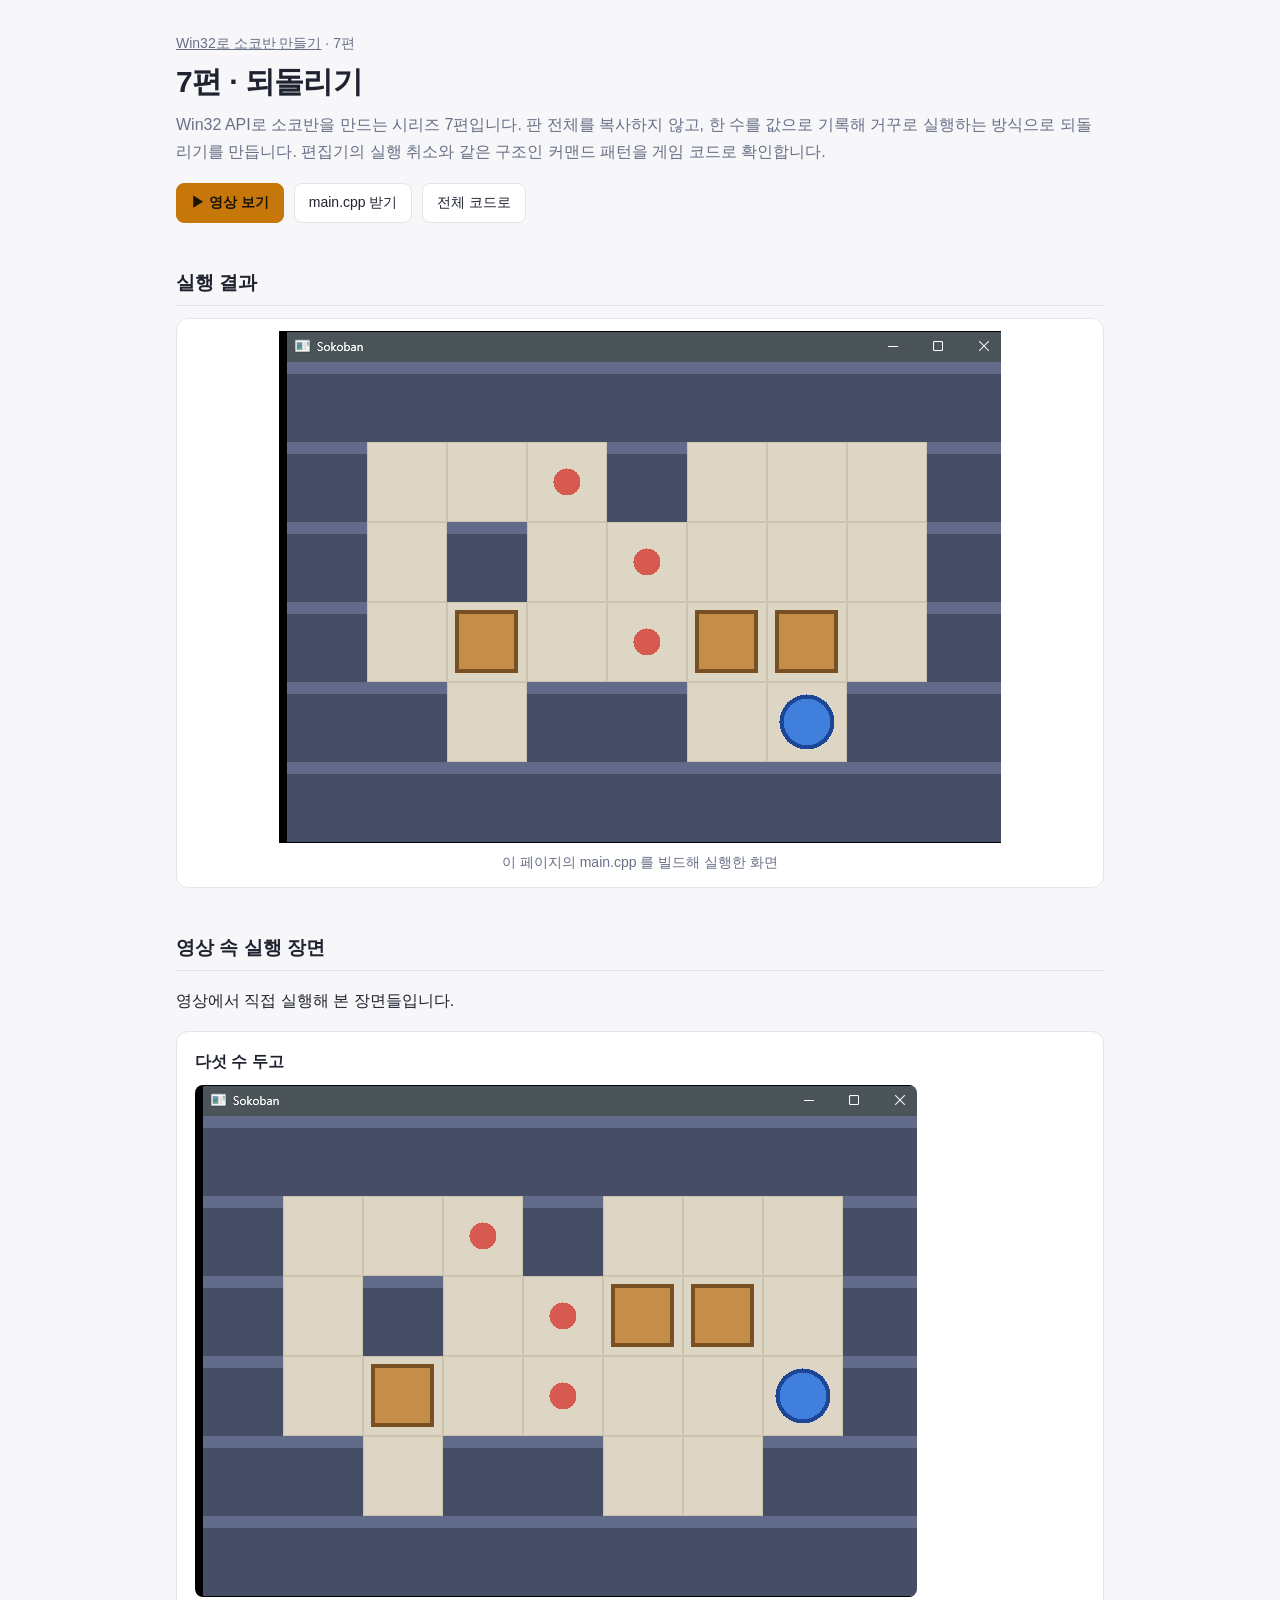
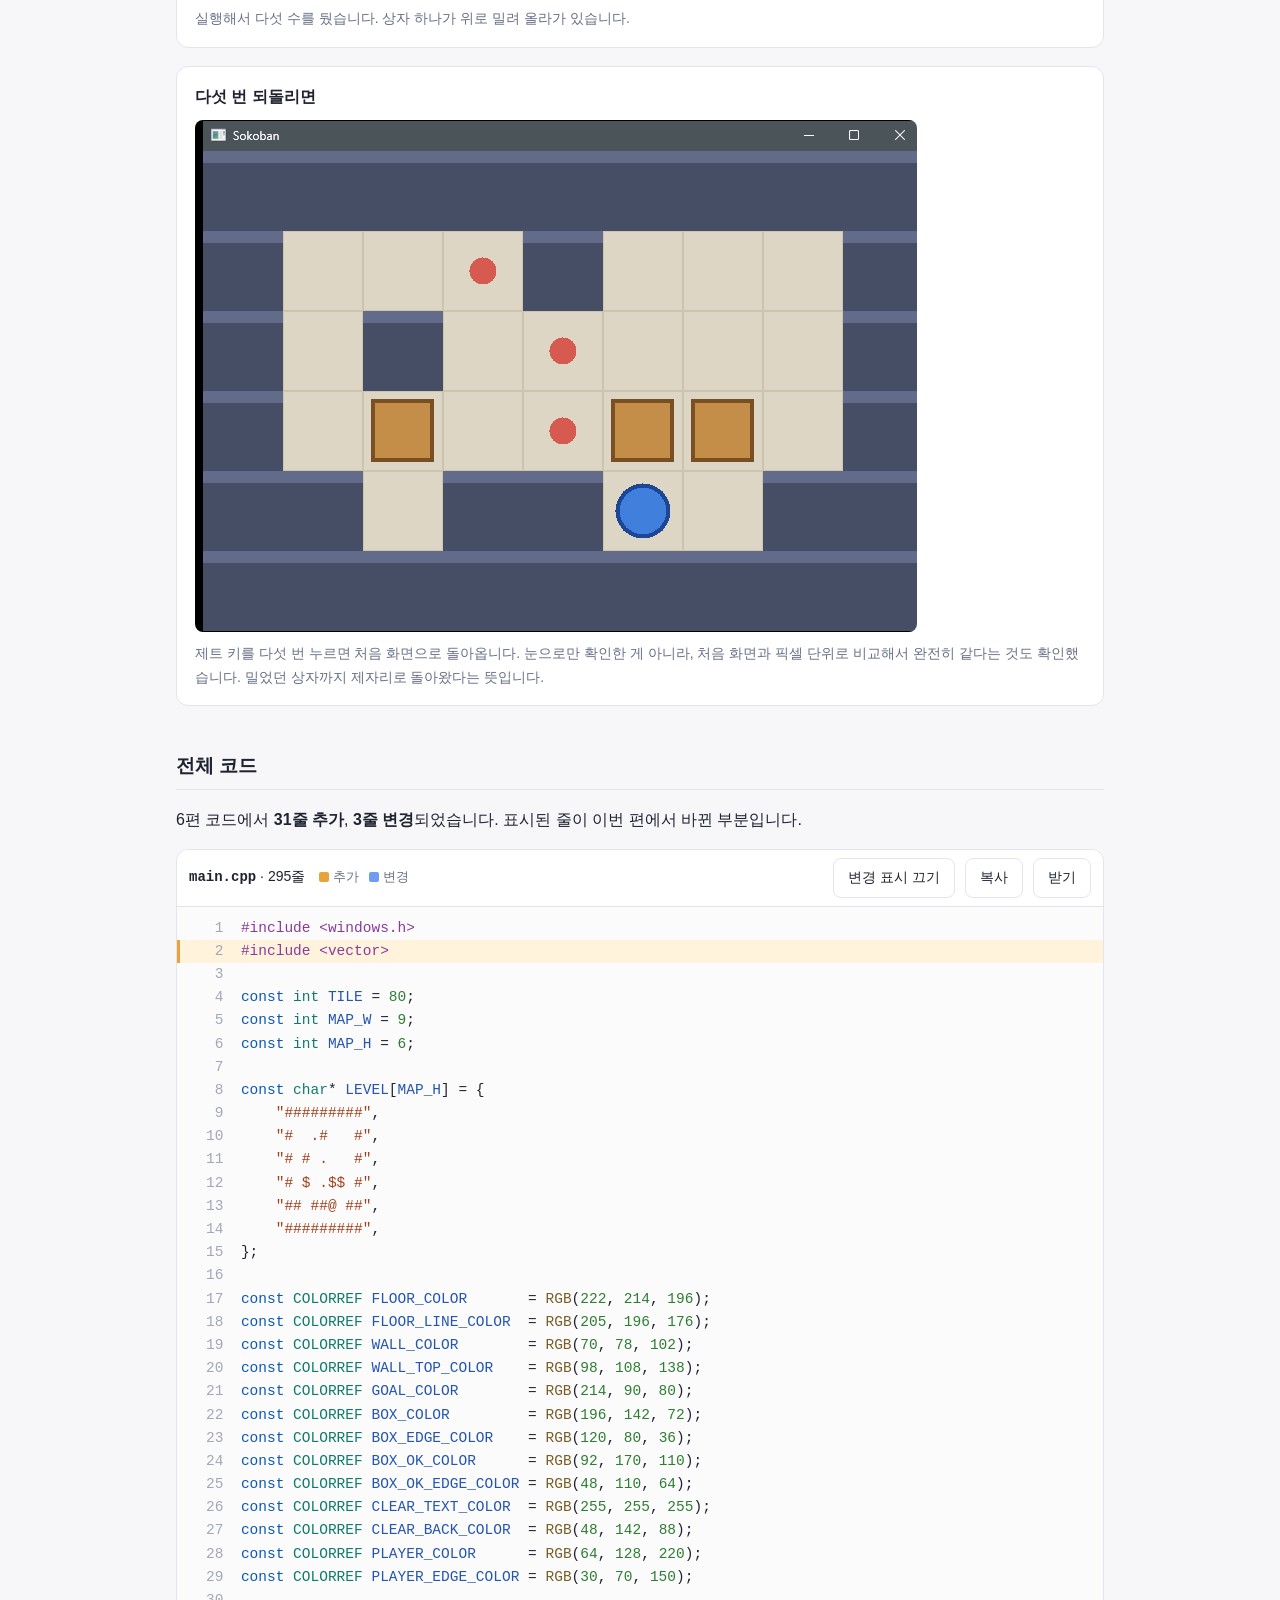
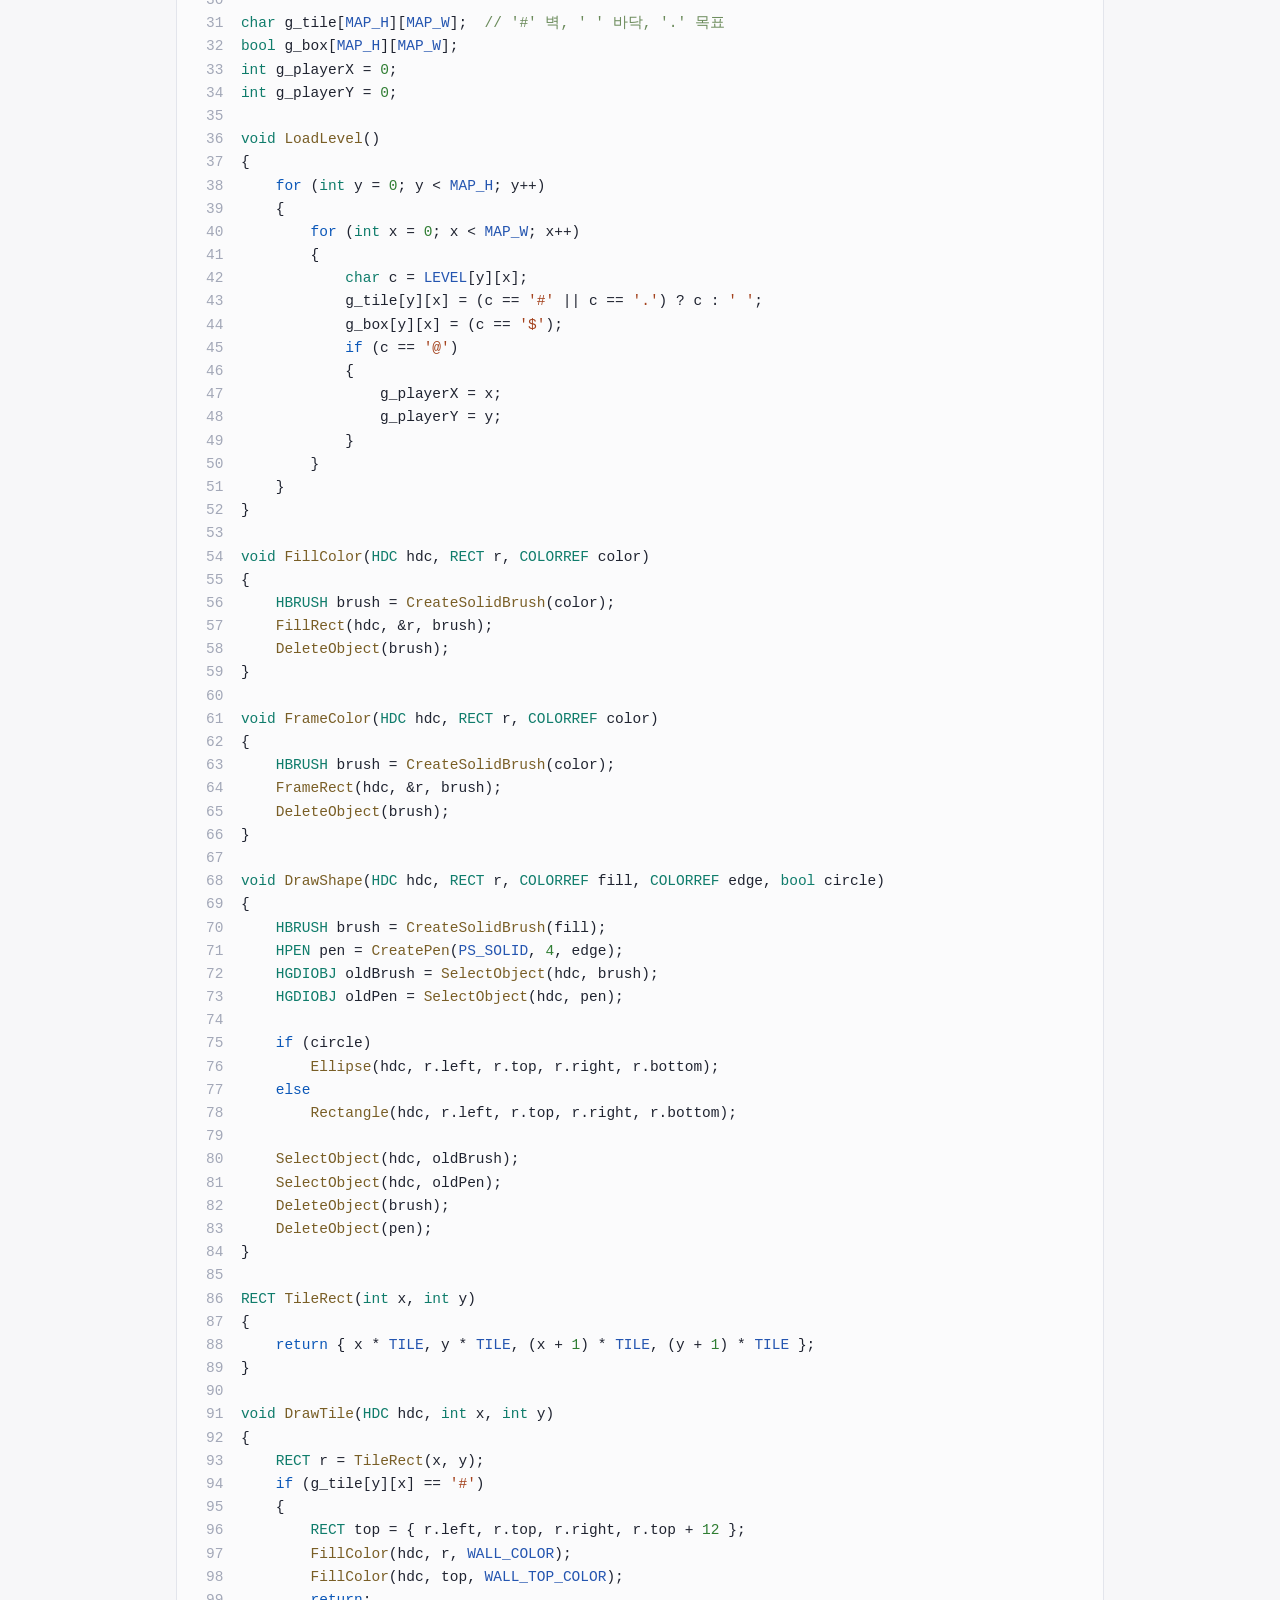
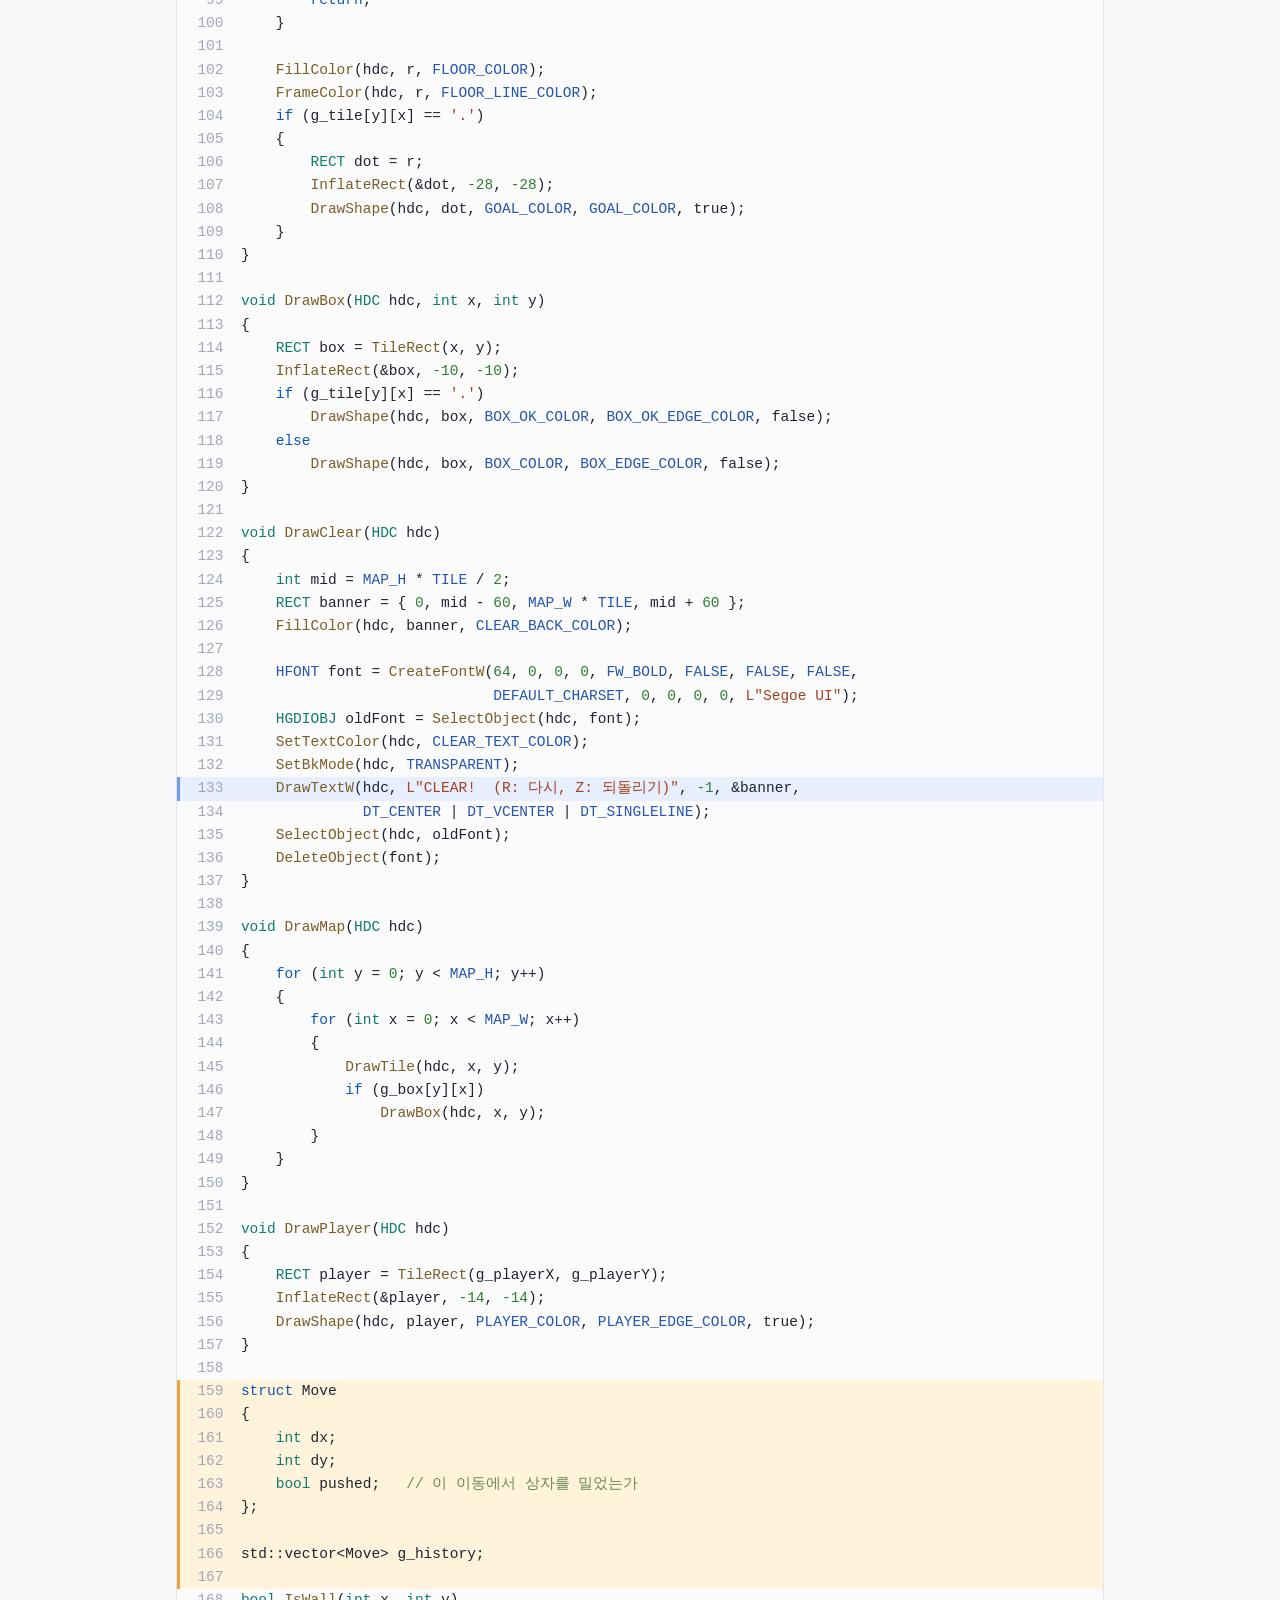
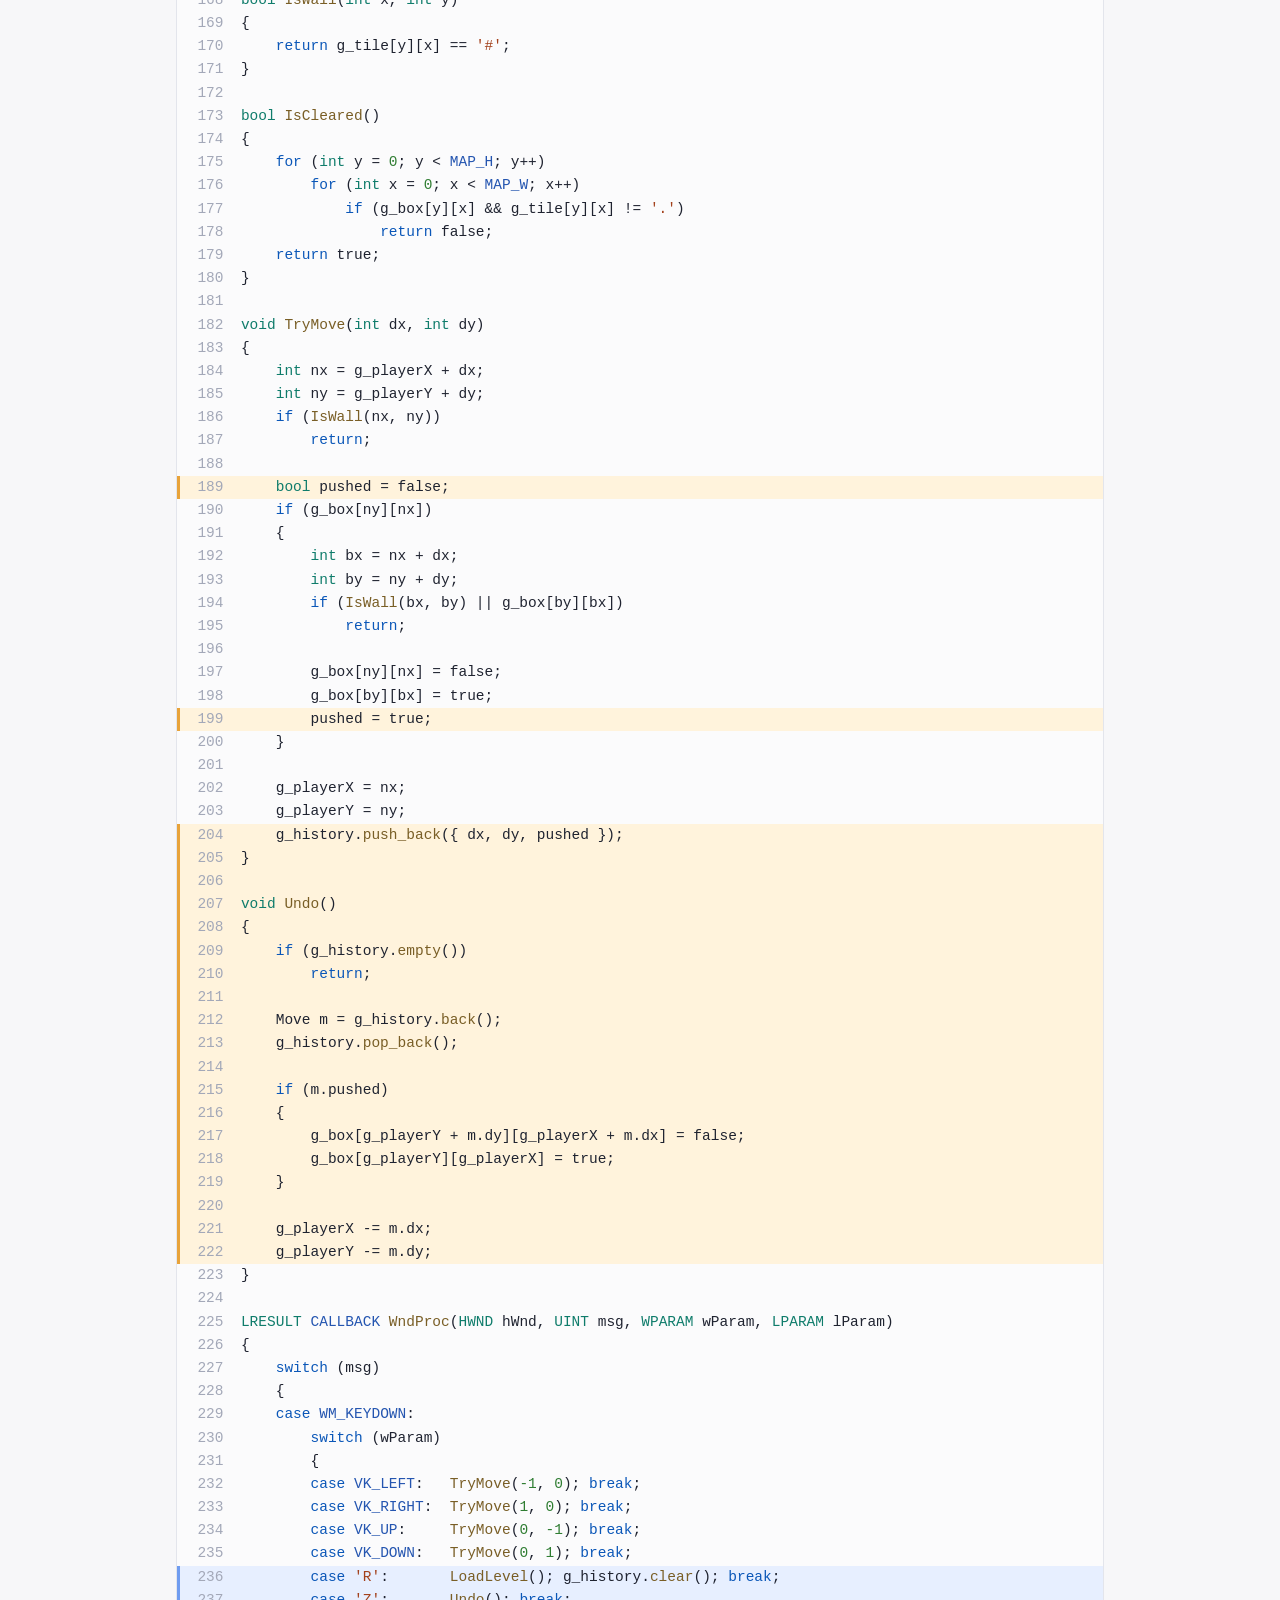
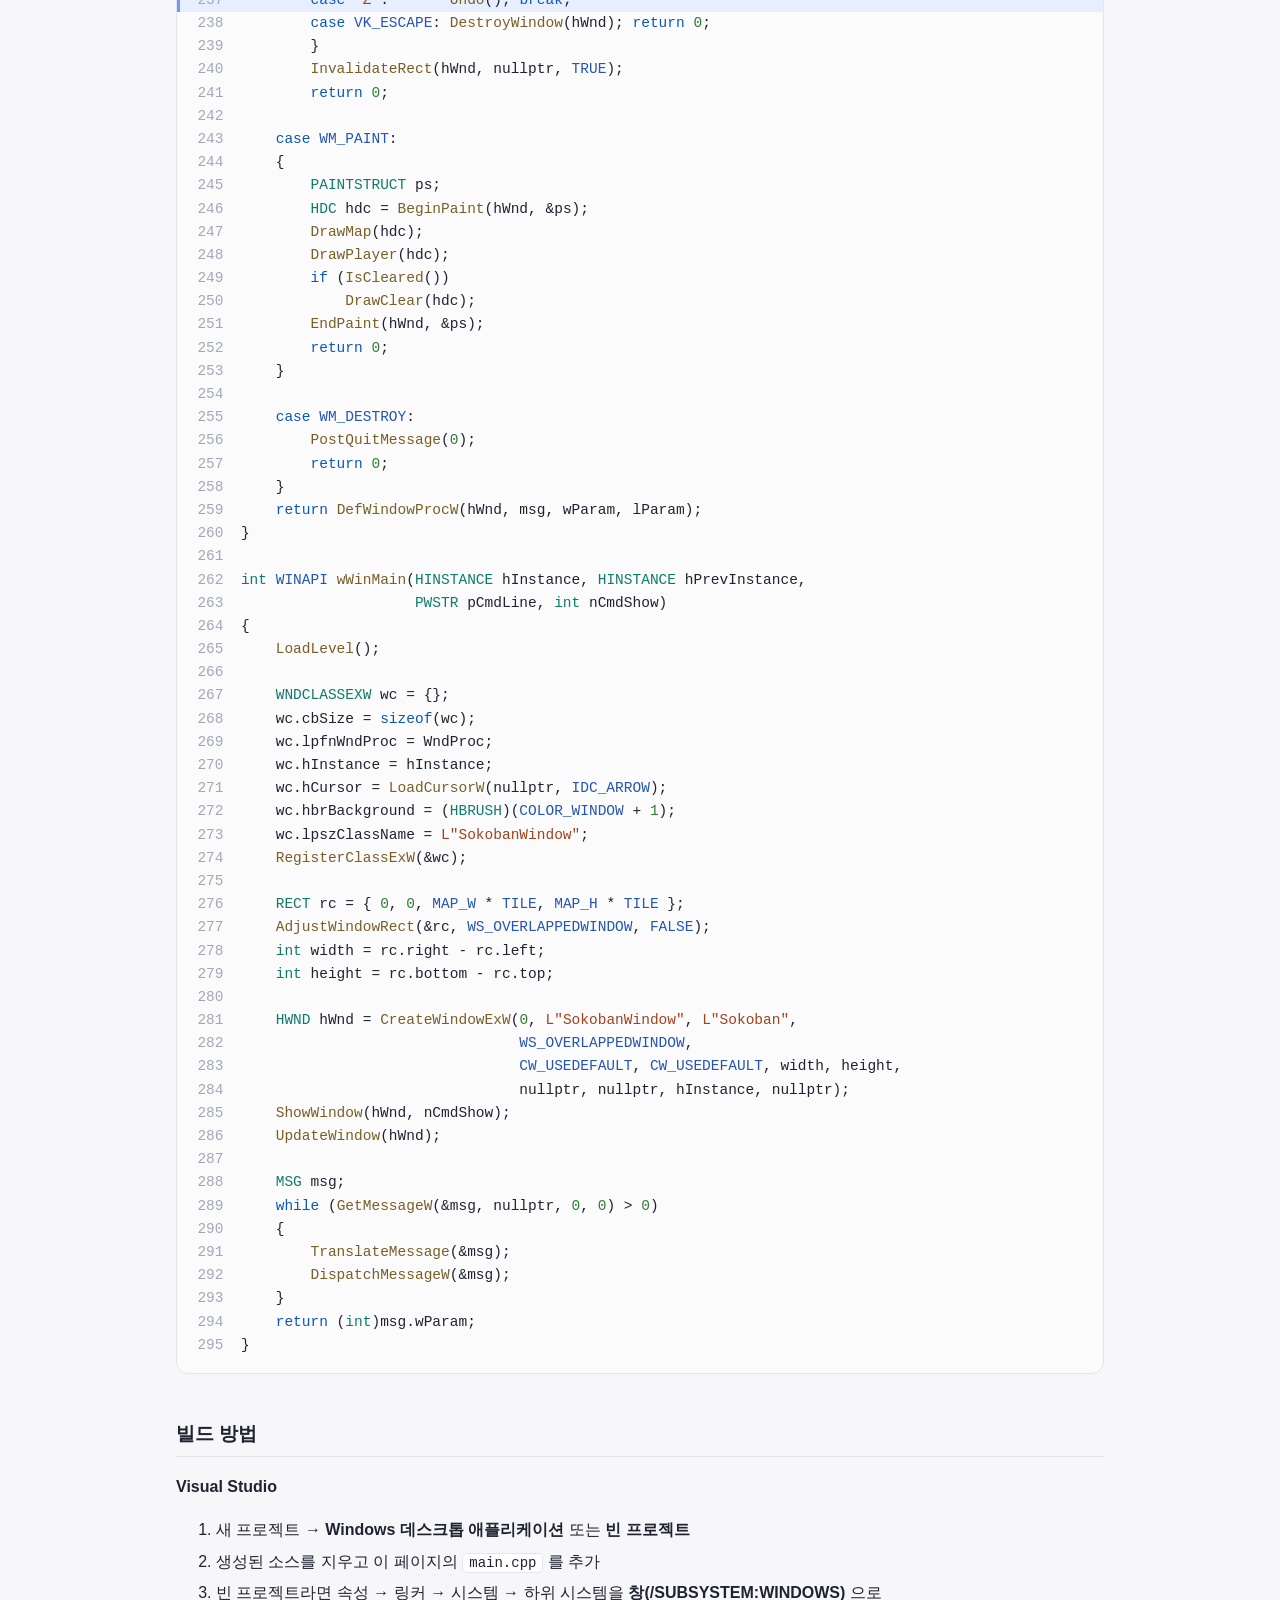
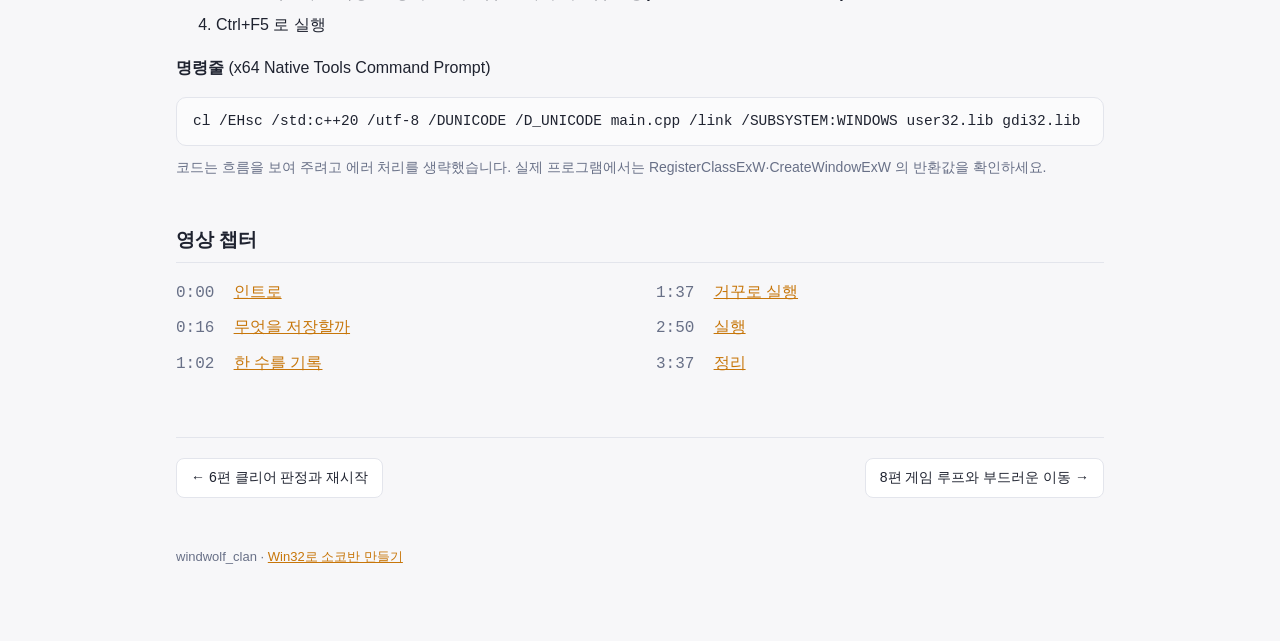
<file: sokoban/ep07/index.html>
<!doctype html>
<html lang="ko">
<head>
<meta charset="utf-8">
<meta name="viewport" content="width=device-width,initial-scale=1">
<title>Win32로 소코반 만들기 7편 - 되돌리기</title>
<meta name="description" content="Win32 API로 소코반을 만드는 시리즈 7편입니다. 판 전체를 복사하지 않고, 한 수를 값으로 기록해 거꾸로 실행하는 방식으로 되돌리기를 만듭니다. 편집기의 실행 취소와 같은 구조인 커맨드 패턴을 게임 코드로 확인합니다.">
<link rel="canonical" href="https://shorts.windwolf.co.kr/sokoban/ep07/">
<meta property="og:title" content="Win32로 소코반 만들기 7편 - 되돌리기">
<meta property="og:description" content="Win32 API로 소코반을 만드는 시리즈 7편입니다. 판 전체를 복사하지 않고, 한 수를 값으로 기록해 거꾸로 실행하는 방식으로 되돌리기를 만듭니다. 편집기의 실행 취소와 같은 구조인 커맨드 패턴을 게임 코드로 확인합니다.">
<meta property="og:url" content="https://shorts.windwolf.co.kr/sokoban/ep07/">
<link rel="stylesheet" href="../style.css">
</head>
<body>
<div class="wrap">
<div class="crumb"><a href="../">Win32로 소코반 만들기</a> · 7편</div>
<h1>7편 · 되돌리기</h1>
<p class="lead">Win32 API로 소코반을 만드는 시리즈 7편입니다. 판 전체를 복사하지 않고, 한 수를 값으로 기록해 거꾸로 실행하는 방식으로 되돌리기를 만듭니다. 편집기의 실행 취소와 같은 구조인 커맨드 패턴을 게임 코드로 확인합니다.</p>
<div class="btns"><a class="btn primary" href="https://www.youtube.com/watch?v=TF970dDuP28">▶ 영상 보기</a><a class="btn" href="main.cpp" download>main.cpp 받기</a><a class="btn" href="#code-section">전체 코드로</a></div>
<h2>실행 결과</h2><figure class="shot" style="margin:0"><img src="run.png" alt="7편 코드를 실행한 창" loading="lazy"><figcaption>이 페이지의 main.cpp 를 빌드해 실행한 화면</figcaption></figure>
<h2>영상 속 실행 장면</h2><p>영상에서 직접 실행해 본 장면들입니다.</p><figure class="scene"><h3>다섯 수 두고</h3><img src="shot2.png" alt="다섯 수 두고" loading="lazy"><figcaption>실행해서 다섯 수를 뒀습니다. 상자 하나가 위로 밀려 올라가 있습니다.</figcaption></figure><figure class="scene"><h3>다섯 번 되돌리면</h3><img src="shot3.png" alt="다섯 번 되돌리면" loading="lazy"><figcaption>제트 키를 다섯 번 누르면 처음 화면으로 돌아옵니다. 눈으로만 확인한 게 아니라, 처음 화면과 픽셀 단위로 비교해서 완전히 같다는 것도 확인했습니다. 밀었던 상자까지 제자리로 돌아왔다는 뜻입니다.</figcaption></figure>
<h2 id="code-section">전체 코드</h2><p>6편 코드에서 <b>31줄 추가</b>, <b>3줄 변경</b>되었습니다. 표시된 줄이 이번 편에서 바뀐 부분입니다.</p><div class="codebox"><div class="codehead"><span><b>main.cpp</b> · 295줄 <span class="legend"><i style="background:var(--addb)"></i>추가<i style="background:var(--chgb)"></i>변경</span></span><span class="btns" style="margin:0"><button class="btn" onclick="toggleMarks(this)">변경 표시 끄기</button><button class="btn" onclick="copyCode('raw',this)">복사</button><a class="btn" href="main.cpp" download>받기</a></span></div><pre id="code"><span class="l "><span class="n">1</span><span class="pp">#</span><span class="pp">include</span> <span class="pp">&lt;windows.h&gt;</span></span><span class="l add"><span class="n">2</span><span class="pp">#</span><span class="pp">include</span> <span class="pp">&lt;vector&gt;</span></span><span class="l "><span class="n">3</span></span><span class="l "><span class="n">4</span><span class="kw">const</span> <span class="ty">int</span> <span class="cs">TILE</span> = <span class="nm">80</span>;</span><span class="l "><span class="n">5</span><span class="kw">const</span> <span class="ty">int</span> <span class="cs">MAP_W</span> = <span class="nm">9</span>;</span><span class="l "><span class="n">6</span><span class="kw">const</span> <span class="ty">int</span> <span class="cs">MAP_H</span> = <span class="nm">6</span>;</span><span class="l "><span class="n">7</span></span><span class="l "><span class="n">8</span><span class="kw">const</span> <span class="ty">char</span>* <span class="cs">LEVEL</span>[<span class="cs">MAP_H</span>] = {</span><span class="l "><span class="n">9</span>    <span class="str">&quot;</span><span class="str">#########</span><span class="str">&quot;</span>,</span><span class="l "><span class="n">10</span>    <span class="str">&quot;</span><span class="str">#  .#   #</span><span class="str">&quot;</span>,</span><span class="l "><span class="n">11</span>    <span class="str">&quot;</span><span class="str"># # .   #</span><span class="str">&quot;</span>,</span><span class="l "><span class="n">12</span>    <span class="str">&quot;</span><span class="str"># $ .$$ #</span><span class="str">&quot;</span>,</span><span class="l "><span class="n">13</span>    <span class="str">&quot;</span><span class="str">## ##@ ##</span><span class="str">&quot;</span>,</span><span class="l "><span class="n">14</span>    <span class="str">&quot;</span><span class="str">#########</span><span class="str">&quot;</span>,</span><span class="l "><span class="n">15</span>};</span><span class="l "><span class="n">16</span></span><span class="l "><span class="n">17</span><span class="kw">const</span> <span class="ty">COLORREF</span> <span class="cs">FLOOR_COLOR</span>       = <span class="fn">RGB</span>(<span class="nm">222</span>, <span class="nm">214</span>, <span class="nm">196</span>);</span><span class="l "><span class="n">18</span><span class="kw">const</span> <span class="ty">COLORREF</span> <span class="cs">FLOOR_LINE_COLOR</span>  = <span class="fn">RGB</span>(<span class="nm">205</span>, <span class="nm">196</span>, <span class="nm">176</span>);</span><span class="l "><span class="n">19</span><span class="kw">const</span> <span class="ty">COLORREF</span> <span class="cs">WALL_COLOR</span>        = <span class="fn">RGB</span>(<span class="nm">70</span>, <span class="nm">78</span>, <span class="nm">102</span>);</span><span class="l "><span class="n">20</span><span class="kw">const</span> <span class="ty">COLORREF</span> <span class="cs">WALL_TOP_COLOR</span>    = <span class="fn">RGB</span>(<span class="nm">98</span>, <span class="nm">108</span>, <span class="nm">138</span>);</span><span class="l "><span class="n">21</span><span class="kw">const</span> <span class="ty">COLORREF</span> <span class="cs">GOAL_COLOR</span>        = <span class="fn">RGB</span>(<span class="nm">214</span>, <span class="nm">90</span>, <span class="nm">80</span>);</span><span class="l "><span class="n">22</span><span class="kw">const</span> <span class="ty">COLORREF</span> <span class="cs">BOX_COLOR</span>         = <span class="fn">RGB</span>(<span class="nm">196</span>, <span class="nm">142</span>, <span class="nm">72</span>);</span><span class="l "><span class="n">23</span><span class="kw">const</span> <span class="ty">COLORREF</span> <span class="cs">BOX_EDGE_COLOR</span>    = <span class="fn">RGB</span>(<span class="nm">120</span>, <span class="nm">80</span>, <span class="nm">36</span>);</span><span class="l "><span class="n">24</span><span class="kw">const</span> <span class="ty">COLORREF</span> <span class="cs">BOX_OK_COLOR</span>      = <span class="fn">RGB</span>(<span class="nm">92</span>, <span class="nm">170</span>, <span class="nm">110</span>);</span><span class="l "><span class="n">25</span><span class="kw">const</span> <span class="ty">COLORREF</span> <span class="cs">BOX_OK_EDGE_COLOR</span> = <span class="fn">RGB</span>(<span class="nm">48</span>, <span class="nm">110</span>, <span class="nm">64</span>);</span><span class="l "><span class="n">26</span><span class="kw">const</span> <span class="ty">COLORREF</span> <span class="cs">CLEAR_TEXT_COLOR</span>  = <span class="fn">RGB</span>(<span class="nm">255</span>, <span class="nm">255</span>, <span class="nm">255</span>);</span><span class="l "><span class="n">27</span><span class="kw">const</span> <span class="ty">COLORREF</span> <span class="cs">CLEAR_BACK_COLOR</span>  = <span class="fn">RGB</span>(<span class="nm">48</span>, <span class="nm">142</span>, <span class="nm">88</span>);</span><span class="l "><span class="n">28</span><span class="kw">const</span> <span class="ty">COLORREF</span> <span class="cs">PLAYER_COLOR</span>      = <span class="fn">RGB</span>(<span class="nm">64</span>, <span class="nm">128</span>, <span class="nm">220</span>);</span><span class="l "><span class="n">29</span><span class="kw">const</span> <span class="ty">COLORREF</span> <span class="cs">PLAYER_EDGE_COLOR</span> = <span class="fn">RGB</span>(<span class="nm">30</span>, <span class="nm">70</span>, <span class="nm">150</span>);</span><span class="l "><span class="n">30</span></span><span class="l "><span class="n">31</span><span class="ty">char</span> g_tile[<span class="cs">MAP_H</span>][<span class="cs">MAP_W</span>];  <span class="cm">// &#x27;#&#x27; 벽, &#x27; &#x27; 바닥, &#x27;.&#x27; 목표</span></span><span class="l "><span class="n">32</span><span class="ty">bool</span> g_box[<span class="cs">MAP_H</span>][<span class="cs">MAP_W</span>];</span><span class="l "><span class="n">33</span><span class="ty">int</span> g_playerX = <span class="nm">0</span>;</span><span class="l "><span class="n">34</span><span class="ty">int</span> g_playerY = <span class="nm">0</span>;</span><span class="l "><span class="n">35</span></span><span class="l "><span class="n">36</span><span class="ty">void</span> <span class="fn">LoadLevel</span>()</span><span class="l "><span class="n">37</span>{</span><span class="l "><span class="n">38</span>    <span class="kw">for</span> (<span class="ty">int</span> y = <span class="nm">0</span>; y &lt; <span class="cs">MAP_H</span>; y++)</span><span class="l "><span class="n">39</span>    {</span><span class="l "><span class="n">40</span>        <span class="kw">for</span> (<span class="ty">int</span> x = <span class="nm">0</span>; x &lt; <span class="cs">MAP_W</span>; x++)</span><span class="l "><span class="n">41</span>        {</span><span class="l "><span class="n">42</span>            <span class="ty">char</span> c = <span class="cs">LEVEL</span>[y][x];</span><span class="l "><span class="n">43</span>            g_tile[y][x] = (c == <span class="str">&#x27;</span><span class="str">#</span><span class="str">&#x27;</span> || c == <span class="str">&#x27;</span><span class="str">.</span><span class="str">&#x27;</span>) ? c : <span class="str">&#x27;</span><span class="str"> </span><span class="str">&#x27;</span>;</span><span class="l "><span class="n">44</span>            g_box[y][x] = (c == <span class="str">&#x27;</span><span class="str">$</span><span class="str">&#x27;</span>);</span><span class="l "><span class="n">45</span>            <span class="kw">if</span> (c == <span class="str">&#x27;</span><span class="str">@</span><span class="str">&#x27;</span>)</span><span class="l "><span class="n">46</span>            {</span><span class="l "><span class="n">47</span>                g_playerX = x;</span><span class="l "><span class="n">48</span>                g_playerY = y;</span><span class="l "><span class="n">49</span>            }</span><span class="l "><span class="n">50</span>        }</span><span class="l "><span class="n">51</span>    }</span><span class="l "><span class="n">52</span>}</span><span class="l "><span class="n">53</span></span><span class="l "><span class="n">54</span><span class="ty">void</span> <span class="fn">FillColor</span>(<span class="ty">HDC</span> hdc, <span class="ty">RECT</span> r, <span class="ty">COLORREF</span> color)</span><span class="l "><span class="n">55</span>{</span><span class="l "><span class="n">56</span>    <span class="ty">HBRUSH</span> brush = <span class="fn">CreateSolidBrush</span>(color);</span><span class="l "><span class="n">57</span>    <span class="fn">FillRect</span>(hdc, &amp;r, brush);</span><span class="l "><span class="n">58</span>    <span class="fn">DeleteObject</span>(brush);</span><span class="l "><span class="n">59</span>}</span><span class="l "><span class="n">60</span></span><span class="l "><span class="n">61</span><span class="ty">void</span> <span class="fn">FrameColor</span>(<span class="ty">HDC</span> hdc, <span class="ty">RECT</span> r, <span class="ty">COLORREF</span> color)</span><span class="l "><span class="n">62</span>{</span><span class="l "><span class="n">63</span>    <span class="ty">HBRUSH</span> brush = <span class="fn">CreateSolidBrush</span>(color);</span><span class="l "><span class="n">64</span>    <span class="fn">FrameRect</span>(hdc, &amp;r, brush);</span><span class="l "><span class="n">65</span>    <span class="fn">DeleteObject</span>(brush);</span><span class="l "><span class="n">66</span>}</span><span class="l "><span class="n">67</span></span><span class="l "><span class="n">68</span><span class="ty">void</span> <span class="fn">DrawShape</span>(<span class="ty">HDC</span> hdc, <span class="ty">RECT</span> r, <span class="ty">COLORREF</span> fill, <span class="ty">COLORREF</span> edge, <span class="ty">bool</span> circle)</span><span class="l "><span class="n">69</span>{</span><span class="l "><span class="n">70</span>    <span class="ty">HBRUSH</span> brush = <span class="fn">CreateSolidBrush</span>(fill);</span><span class="l "><span class="n">71</span>    <span class="ty">HPEN</span> pen = <span class="fn">CreatePen</span>(<span class="cs">PS_SOLID</span>, <span class="nm">4</span>, edge);</span><span class="l "><span class="n">72</span>    <span class="ty">HGDIOBJ</span> oldBrush = <span class="fn">SelectObject</span>(hdc, brush);</span><span class="l "><span class="n">73</span>    <span class="ty">HGDIOBJ</span> oldPen = <span class="fn">SelectObject</span>(hdc, pen);</span><span class="l "><span class="n">74</span></span><span class="l "><span class="n">75</span>    <span class="kw">if</span> (circle)</span><span class="l "><span class="n">76</span>        <span class="fn">Ellipse</span>(hdc, r.left, r.top, r.right, r.bottom);</span><span class="l "><span class="n">77</span>    <span class="kw">else</span></span><span class="l "><span class="n">78</span>        <span class="fn">Rectangle</span>(hdc, r.left, r.top, r.right, r.bottom);</span><span class="l "><span class="n">79</span></span><span class="l "><span class="n">80</span>    <span class="fn">SelectObject</span>(hdc, oldBrush);</span><span class="l "><span class="n">81</span>    <span class="fn">SelectObject</span>(hdc, oldPen);</span><span class="l "><span class="n">82</span>    <span class="fn">DeleteObject</span>(brush);</span><span class="l "><span class="n">83</span>    <span class="fn">DeleteObject</span>(pen);</span><span class="l "><span class="n">84</span>}</span><span class="l "><span class="n">85</span></span><span class="l "><span class="n">86</span><span class="ty">RECT</span> <span class="fn">TileRect</span>(<span class="ty">int</span> x, <span class="ty">int</span> y)</span><span class="l "><span class="n">87</span>{</span><span class="l "><span class="n">88</span>    <span class="kw">return</span> { x * <span class="cs">TILE</span>, y * <span class="cs">TILE</span>, (x + <span class="nm">1</span>) * <span class="cs">TILE</span>, (y + <span class="nm">1</span>) * <span class="cs">TILE</span> };</span><span class="l "><span class="n">89</span>}</span><span class="l "><span class="n">90</span></span><span class="l "><span class="n">91</span><span class="ty">void</span> <span class="fn">DrawTile</span>(<span class="ty">HDC</span> hdc, <span class="ty">int</span> x, <span class="ty">int</span> y)</span><span class="l "><span class="n">92</span>{</span><span class="l "><span class="n">93</span>    <span class="ty">RECT</span> r = <span class="fn">TileRect</span>(x, y);</span><span class="l "><span class="n">94</span>    <span class="kw">if</span> (g_tile[y][x] == <span class="str">&#x27;</span><span class="str">#</span><span class="str">&#x27;</span>)</span><span class="l "><span class="n">95</span>    {</span><span class="l "><span class="n">96</span>        <span class="ty">RECT</span> top = { r.left, r.top, r.right, r.top + <span class="nm">12</span> };</span><span class="l "><span class="n">97</span>        <span class="fn">FillColor</span>(hdc, r, <span class="cs">WALL_COLOR</span>);</span><span class="l "><span class="n">98</span>        <span class="fn">FillColor</span>(hdc, top, <span class="cs">WALL_TOP_COLOR</span>);</span><span class="l "><span class="n">99</span>        <span class="kw">return</span>;</span><span class="l "><span class="n">100</span>    }</span><span class="l "><span class="n">101</span></span><span class="l "><span class="n">102</span>    <span class="fn">FillColor</span>(hdc, r, <span class="cs">FLOOR_COLOR</span>);</span><span class="l "><span class="n">103</span>    <span class="fn">FrameColor</span>(hdc, r, <span class="cs">FLOOR_LINE_COLOR</span>);</span><span class="l "><span class="n">104</span>    <span class="kw">if</span> (g_tile[y][x] == <span class="str">&#x27;</span><span class="str">.</span><span class="str">&#x27;</span>)</span><span class="l "><span class="n">105</span>    {</span><span class="l "><span class="n">106</span>        <span class="ty">RECT</span> dot = r;</span><span class="l "><span class="n">107</span>        <span class="fn">InflateRect</span>(&amp;dot, <span class="nm">-28</span>, <span class="nm">-28</span>);</span><span class="l "><span class="n">108</span>        <span class="fn">DrawShape</span>(hdc, dot, <span class="cs">GOAL_COLOR</span>, <span class="cs">GOAL_COLOR</span>, true);</span><span class="l "><span class="n">109</span>    }</span><span class="l "><span class="n">110</span>}</span><span class="l "><span class="n">111</span></span><span class="l "><span class="n">112</span><span class="ty">void</span> <span class="fn">DrawBox</span>(<span class="ty">HDC</span> hdc, <span class="ty">int</span> x, <span class="ty">int</span> y)</span><span class="l "><span class="n">113</span>{</span><span class="l "><span class="n">114</span>    <span class="ty">RECT</span> box = <span class="fn">TileRect</span>(x, y);</span><span class="l "><span class="n">115</span>    <span class="fn">InflateRect</span>(&amp;box, <span class="nm">-10</span>, <span class="nm">-10</span>);</span><span class="l "><span class="n">116</span>    <span class="kw">if</span> (g_tile[y][x] == <span class="str">&#x27;</span><span class="str">.</span><span class="str">&#x27;</span>)</span><span class="l "><span class="n">117</span>        <span class="fn">DrawShape</span>(hdc, box, <span class="cs">BOX_OK_COLOR</span>, <span class="cs">BOX_OK_EDGE_COLOR</span>, false);</span><span class="l "><span class="n">118</span>    <span class="kw">else</span></span><span class="l "><span class="n">119</span>        <span class="fn">DrawShape</span>(hdc, box, <span class="cs">BOX_COLOR</span>, <span class="cs">BOX_EDGE_COLOR</span>, false);</span><span class="l "><span class="n">120</span>}</span><span class="l "><span class="n">121</span></span><span class="l "><span class="n">122</span><span class="ty">void</span> <span class="fn">DrawClear</span>(<span class="ty">HDC</span> hdc)</span><span class="l "><span class="n">123</span>{</span><span class="l "><span class="n">124</span>    <span class="ty">int</span> mid = <span class="cs">MAP_H</span> * <span class="cs">TILE</span> / <span class="nm">2</span>;</span><span class="l "><span class="n">125</span>    <span class="ty">RECT</span> banner = { <span class="nm">0</span>, mid - <span class="nm">60</span>, <span class="cs">MAP_W</span> * <span class="cs">TILE</span>, mid + <span class="nm">60</span> };</span><span class="l "><span class="n">126</span>    <span class="fn">FillColor</span>(hdc, banner, <span class="cs">CLEAR_BACK_COLOR</span>);</span><span class="l "><span class="n">127</span></span><span class="l "><span class="n">128</span>    <span class="cs">HFONT</span> font = <span class="fn">CreateFontW</span>(<span class="nm">64</span>, <span class="nm">0</span>, <span class="nm">0</span>, <span class="nm">0</span>, <span class="cs">FW_BOLD</span>, <span class="cs">FALSE</span>, <span class="cs">FALSE</span>, <span class="cs">FALSE</span>,</span><span class="l "><span class="n">129</span>                             <span class="cs">DEFAULT_CHARSET</span>, <span class="nm">0</span>, <span class="nm">0</span>, <span class="nm">0</span>, <span class="nm">0</span>, <span class="str">L</span><span class="str">&quot;</span><span class="str">Segoe UI</span><span class="str">&quot;</span>);</span><span class="l "><span class="n">130</span>    <span class="ty">HGDIOBJ</span> oldFont = <span class="fn">SelectObject</span>(hdc, font);</span><span class="l "><span class="n">131</span>    <span class="fn">SetTextColor</span>(hdc, <span class="cs">CLEAR_TEXT_COLOR</span>);</span><span class="l "><span class="n">132</span>    <span class="fn">SetBkMode</span>(hdc, <span class="cs">TRANSPARENT</span>);</span><span class="l chg"><span class="n">133</span>    <span class="fn">DrawTextW</span>(hdc, <span class="str">L</span><span class="str">&quot;</span><span class="str">CLEAR!  (R: 다시, Z: 되돌리기)</span><span class="str">&quot;</span>, <span class="nm">-1</span>, &amp;banner,</span><span class="l "><span class="n">134</span>              <span class="cs">DT_CENTER</span> | <span class="cs">DT_VCENTER</span> | <span class="cs">DT_SINGLELINE</span>);</span><span class="l "><span class="n">135</span>    <span class="fn">SelectObject</span>(hdc, oldFont);</span><span class="l "><span class="n">136</span>    <span class="fn">DeleteObject</span>(font);</span><span class="l "><span class="n">137</span>}</span><span class="l "><span class="n">138</span></span><span class="l "><span class="n">139</span><span class="ty">void</span> <span class="fn">DrawMap</span>(<span class="ty">HDC</span> hdc)</span><span class="l "><span class="n">140</span>{</span><span class="l "><span class="n">141</span>    <span class="kw">for</span> (<span class="ty">int</span> y = <span class="nm">0</span>; y &lt; <span class="cs">MAP_H</span>; y++)</span><span class="l "><span class="n">142</span>    {</span><span class="l "><span class="n">143</span>        <span class="kw">for</span> (<span class="ty">int</span> x = <span class="nm">0</span>; x &lt; <span class="cs">MAP_W</span>; x++)</span><span class="l "><span class="n">144</span>        {</span><span class="l "><span class="n">145</span>            <span class="fn">DrawTile</span>(hdc, x, y);</span><span class="l "><span class="n">146</span>            <span class="kw">if</span> (g_box[y][x])</span><span class="l "><span class="n">147</span>                <span class="fn">DrawBox</span>(hdc, x, y);</span><span class="l "><span class="n">148</span>        }</span><span class="l "><span class="n">149</span>    }</span><span class="l "><span class="n">150</span>}</span><span class="l "><span class="n">151</span></span><span class="l "><span class="n">152</span><span class="ty">void</span> <span class="fn">DrawPlayer</span>(<span class="ty">HDC</span> hdc)</span><span class="l "><span class="n">153</span>{</span><span class="l "><span class="n">154</span>    <span class="ty">RECT</span> player = <span class="fn">TileRect</span>(g_playerX, g_playerY);</span><span class="l "><span class="n">155</span>    <span class="fn">InflateRect</span>(&amp;player, <span class="nm">-14</span>, <span class="nm">-14</span>);</span><span class="l "><span class="n">156</span>    <span class="fn">DrawShape</span>(hdc, player, <span class="cs">PLAYER_COLOR</span>, <span class="cs">PLAYER_EDGE_COLOR</span>, true);</span><span class="l "><span class="n">157</span>}</span><span class="l "><span class="n">158</span></span><span class="l add"><span class="n">159</span><span class="kw">struct</span> Move</span><span class="l add"><span class="n">160</span>{</span><span class="l add"><span class="n">161</span>    <span class="ty">int</span> dx;</span><span class="l add"><span class="n">162</span>    <span class="ty">int</span> dy;</span><span class="l add"><span class="n">163</span>    <span class="ty">bool</span> pushed;   <span class="cm">// 이 이동에서 상자를 밀었는가</span></span><span class="l add"><span class="n">164</span>};</span><span class="l add"><span class="n">165</span></span><span class="l add"><span class="n">166</span>std::vector&lt;Move&gt; g_history;</span><span class="l add"><span class="n">167</span></span><span class="l "><span class="n">168</span><span class="ty">bool</span> <span class="fn">IsWall</span>(<span class="ty">int</span> x, <span class="ty">int</span> y)</span><span class="l "><span class="n">169</span>{</span><span class="l "><span class="n">170</span>    <span class="kw">return</span> g_tile[y][x] == <span class="str">&#x27;</span><span class="str">#</span><span class="str">&#x27;</span>;</span><span class="l "><span class="n">171</span>}</span><span class="l "><span class="n">172</span></span><span class="l "><span class="n">173</span><span class="ty">bool</span> <span class="fn">IsCleared</span>()</span><span class="l "><span class="n">174</span>{</span><span class="l "><span class="n">175</span>    <span class="kw">for</span> (<span class="ty">int</span> y = <span class="nm">0</span>; y &lt; <span class="cs">MAP_H</span>; y++)</span><span class="l "><span class="n">176</span>        <span class="kw">for</span> (<span class="ty">int</span> x = <span class="nm">0</span>; x &lt; <span class="cs">MAP_W</span>; x++)</span><span class="l "><span class="n">177</span>            <span class="kw">if</span> (g_box[y][x] &amp;&amp; g_tile[y][x] != <span class="str">&#x27;</span><span class="str">.</span><span class="str">&#x27;</span>)</span><span class="l "><span class="n">178</span>                <span class="kw">return</span> false;</span><span class="l "><span class="n">179</span>    <span class="kw">return</span> true;</span><span class="l "><span class="n">180</span>}</span><span class="l "><span class="n">181</span></span><span class="l "><span class="n">182</span><span class="ty">void</span> <span class="fn">TryMove</span>(<span class="ty">int</span> dx, <span class="ty">int</span> dy)</span><span class="l "><span class="n">183</span>{</span><span class="l "><span class="n">184</span>    <span class="ty">int</span> nx = g_playerX + dx;</span><span class="l "><span class="n">185</span>    <span class="ty">int</span> ny = g_playerY + dy;</span><span class="l "><span class="n">186</span>    <span class="kw">if</span> (<span class="fn">IsWall</span>(nx, ny))</span><span class="l "><span class="n">187</span>        <span class="kw">return</span>;</span><span class="l "><span class="n">188</span></span><span class="l add"><span class="n">189</span>    <span class="ty">bool</span> pushed = false;</span><span class="l "><span class="n">190</span>    <span class="kw">if</span> (g_box[ny][nx])</span><span class="l "><span class="n">191</span>    {</span><span class="l "><span class="n">192</span>        <span class="ty">int</span> bx = nx + dx;</span><span class="l "><span class="n">193</span>        <span class="ty">int</span> by = ny + dy;</span><span class="l "><span class="n">194</span>        <span class="kw">if</span> (<span class="fn">IsWall</span>(bx, by) || g_box[by][bx])</span><span class="l "><span class="n">195</span>            <span class="kw">return</span>;</span><span class="l "><span class="n">196</span></span><span class="l "><span class="n">197</span>        g_box[ny][nx] = false;</span><span class="l "><span class="n">198</span>        g_box[by][bx] = true;</span><span class="l add"><span class="n">199</span>        pushed = true;</span><span class="l "><span class="n">200</span>    }</span><span class="l "><span class="n">201</span></span><span class="l "><span class="n">202</span>    g_playerX = nx;</span><span class="l "><span class="n">203</span>    g_playerY = ny;</span><span class="l add"><span class="n">204</span>    g_history.<span class="fn">push_back</span>({ dx, dy, pushed });</span><span class="l add"><span class="n">205</span>}</span><span class="l add"><span class="n">206</span></span><span class="l add"><span class="n">207</span><span class="ty">void</span> <span class="fn">Undo</span>()</span><span class="l add"><span class="n">208</span>{</span><span class="l add"><span class="n">209</span>    <span class="kw">if</span> (g_history.<span class="fn">empty</span>())</span><span class="l add"><span class="n">210</span>        <span class="kw">return</span>;</span><span class="l add"><span class="n">211</span></span><span class="l add"><span class="n">212</span>    Move m = g_history.<span class="fn">back</span>();</span><span class="l add"><span class="n">213</span>    g_history.<span class="fn">pop_back</span>();</span><span class="l add"><span class="n">214</span></span><span class="l add"><span class="n">215</span>    <span class="kw">if</span> (m.pushed)</span><span class="l add"><span class="n">216</span>    {</span><span class="l add"><span class="n">217</span>        g_box[g_playerY + m.dy][g_playerX + m.dx] = false;</span><span class="l add"><span class="n">218</span>        g_box[g_playerY][g_playerX] = true;</span><span class="l add"><span class="n">219</span>    }</span><span class="l add"><span class="n">220</span></span><span class="l add"><span class="n">221</span>    g_playerX -= m.dx;</span><span class="l add"><span class="n">222</span>    g_playerY -= m.dy;</span><span class="l "><span class="n">223</span>}</span><span class="l "><span class="n">224</span></span><span class="l "><span class="n">225</span><span class="ty">LRESULT</span> <span class="cs">CALLBACK</span> <span class="fn">WndProc</span>(<span class="ty">HWND</span> hWnd, <span class="ty">UINT</span> msg, <span class="ty">WPARAM</span> wParam, <span class="ty">LPARAM</span> lParam)</span><span class="l "><span class="n">226</span>{</span><span class="l "><span class="n">227</span>    <span class="kw">switch</span> (msg)</span><span class="l "><span class="n">228</span>    {</span><span class="l "><span class="n">229</span>    <span class="kw">case</span> <span class="cs">WM_KEYDOWN</span>:</span><span class="l "><span class="n">230</span>        <span class="kw">switch</span> (wParam)</span><span class="l "><span class="n">231</span>        {</span><span class="l "><span class="n">232</span>        <span class="kw">case</span> <span class="cs">VK_LEFT</span>:   <span class="fn">TryMove</span>(<span class="nm">-1</span>, <span class="nm">0</span>); <span class="kw">break</span>;</span><span class="l "><span class="n">233</span>        <span class="kw">case</span> <span class="cs">VK_RIGHT</span>:  <span class="fn">TryMove</span>(<span class="nm">1</span>, <span class="nm">0</span>); <span class="kw">break</span>;</span><span class="l "><span class="n">234</span>        <span class="kw">case</span> <span class="cs">VK_UP</span>:     <span class="fn">TryMove</span>(<span class="nm">0</span>, <span class="nm">-1</span>); <span class="kw">break</span>;</span><span class="l "><span class="n">235</span>        <span class="kw">case</span> <span class="cs">VK_DOWN</span>:   <span class="fn">TryMove</span>(<span class="nm">0</span>, <span class="nm">1</span>); <span class="kw">break</span>;</span><span class="l chg"><span class="n">236</span>        <span class="kw">case</span> <span class="str">&#x27;</span><span class="str">R</span><span class="str">&#x27;</span>:       <span class="fn">LoadLevel</span>(); g_history.<span class="fn">clear</span>(); <span class="kw">break</span>;</span><span class="l chg"><span class="n">237</span>        <span class="kw">case</span> <span class="str">&#x27;</span><span class="str">Z</span><span class="str">&#x27;</span>:       <span class="fn">Undo</span>(); <span class="kw">break</span>;</span><span class="l "><span class="n">238</span>        <span class="kw">case</span> <span class="cs">VK_ESCAPE</span>: <span class="fn">DestroyWindow</span>(hWnd); <span class="kw">return</span> <span class="nm">0</span>;</span><span class="l "><span class="n">239</span>        }</span><span class="l "><span class="n">240</span>        <span class="fn">InvalidateRect</span>(hWnd, nullptr, <span class="cs">TRUE</span>);</span><span class="l "><span class="n">241</span>        <span class="kw">return</span> <span class="nm">0</span>;</span><span class="l "><span class="n">242</span></span><span class="l "><span class="n">243</span>    <span class="kw">case</span> <span class="cs">WM_PAINT</span>:</span><span class="l "><span class="n">244</span>    {</span><span class="l "><span class="n">245</span>        <span class="ty">PAINTSTRUCT</span> ps;</span><span class="l "><span class="n">246</span>        <span class="ty">HDC</span> hdc = <span class="fn">BeginPaint</span>(hWnd, &amp;ps);</span><span class="l "><span class="n">247</span>        <span class="fn">DrawMap</span>(hdc);</span><span class="l "><span class="n">248</span>        <span class="fn">DrawPlayer</span>(hdc);</span><span class="l "><span class="n">249</span>        <span class="kw">if</span> (<span class="fn">IsCleared</span>())</span><span class="l "><span class="n">250</span>            <span class="fn">DrawClear</span>(hdc);</span><span class="l "><span class="n">251</span>        <span class="fn">EndPaint</span>(hWnd, &amp;ps);</span><span class="l "><span class="n">252</span>        <span class="kw">return</span> <span class="nm">0</span>;</span><span class="l "><span class="n">253</span>    }</span><span class="l "><span class="n">254</span></span><span class="l "><span class="n">255</span>    <span class="kw">case</span> <span class="cs">WM_DESTROY</span>:</span><span class="l "><span class="n">256</span>        <span class="fn">PostQuitMessage</span>(<span class="nm">0</span>);</span><span class="l "><span class="n">257</span>        <span class="kw">return</span> <span class="nm">0</span>;</span><span class="l "><span class="n">258</span>    }</span><span class="l "><span class="n">259</span>    <span class="kw">return</span> <span class="fn">DefWindowProcW</span>(hWnd, msg, wParam, lParam);</span><span class="l "><span class="n">260</span>}</span><span class="l "><span class="n">261</span></span><span class="l "><span class="n">262</span><span class="ty">int</span> <span class="cs">WINAPI</span> <span class="fn">wWinMain</span>(<span class="ty">HINSTANCE</span> hInstance, <span class="ty">HINSTANCE</span> hPrevInstance,</span><span class="l "><span class="n">263</span>                    <span class="ty">PWSTR</span> pCmdLine, <span class="ty">int</span> nCmdShow)</span><span class="l "><span class="n">264</span>{</span><span class="l "><span class="n">265</span>    <span class="fn">LoadLevel</span>();</span><span class="l "><span class="n">266</span></span><span class="l "><span class="n">267</span>    <span class="ty">WNDCLASSEXW</span> wc = {};</span><span class="l "><span class="n">268</span>    wc.cbSize = <span class="kw">sizeof</span>(wc);</span><span class="l "><span class="n">269</span>    wc.lpfnWndProc = WndProc;</span><span class="l "><span class="n">270</span>    wc.hInstance = hInstance;</span><span class="l "><span class="n">271</span>    wc.hCursor = <span class="fn">LoadCursorW</span>(nullptr, <span class="cs">IDC_ARROW</span>);</span><span class="l "><span class="n">272</span>    wc.hbrBackground = (<span class="ty">HBRUSH</span>)(<span class="cs">COLOR_WINDOW</span> + <span class="nm">1</span>);</span><span class="l "><span class="n">273</span>    wc.lpszClassName = <span class="str">L</span><span class="str">&quot;</span><span class="str">SokobanWindow</span><span class="str">&quot;</span>;</span><span class="l "><span class="n">274</span>    <span class="fn">RegisterClassExW</span>(&amp;wc);</span><span class="l "><span class="n">275</span></span><span class="l "><span class="n">276</span>    <span class="ty">RECT</span> rc = { <span class="nm">0</span>, <span class="nm">0</span>, <span class="cs">MAP_W</span> * <span class="cs">TILE</span>, <span class="cs">MAP_H</span> * <span class="cs">TILE</span> };</span><span class="l "><span class="n">277</span>    <span class="fn">AdjustWindowRect</span>(&amp;rc, <span class="cs">WS_OVERLAPPEDWINDOW</span>, <span class="cs">FALSE</span>);</span><span class="l "><span class="n">278</span>    <span class="ty">int</span> width = rc.right - rc.left;</span><span class="l "><span class="n">279</span>    <span class="ty">int</span> height = rc.bottom - rc.top;</span><span class="l "><span class="n">280</span></span><span class="l "><span class="n">281</span>    <span class="ty">HWND</span> hWnd = <span class="fn">CreateWindowExW</span>(<span class="nm">0</span>, <span class="str">L</span><span class="str">&quot;</span><span class="str">SokobanWindow</span><span class="str">&quot;</span>, <span class="str">L</span><span class="str">&quot;</span><span class="str">Sokoban</span><span class="str">&quot;</span>,</span><span class="l "><span class="n">282</span>                                <span class="cs">WS_OVERLAPPEDWINDOW</span>,</span><span class="l "><span class="n">283</span>                                <span class="cs">CW_USEDEFAULT</span>, <span class="cs">CW_USEDEFAULT</span>, width, height,</span><span class="l "><span class="n">284</span>                                nullptr, nullptr, hInstance, nullptr);</span><span class="l "><span class="n">285</span>    <span class="fn">ShowWindow</span>(hWnd, nCmdShow);</span><span class="l "><span class="n">286</span>    <span class="fn">UpdateWindow</span>(hWnd);</span><span class="l "><span class="n">287</span></span><span class="l "><span class="n">288</span>    <span class="ty">MSG</span> msg;</span><span class="l "><span class="n">289</span>    <span class="kw">while</span> (<span class="fn">GetMessageW</span>(&amp;msg, nullptr, <span class="nm">0</span>, <span class="nm">0</span>) &gt; <span class="nm">0</span>)</span><span class="l "><span class="n">290</span>    {</span><span class="l "><span class="n">291</span>        <span class="fn">TranslateMessage</span>(&amp;msg);</span><span class="l "><span class="n">292</span>        <span class="fn">DispatchMessageW</span>(&amp;msg);</span><span class="l "><span class="n">293</span>    }</span><span class="l "><span class="n">294</span>    <span class="kw">return</span> (<span class="ty">int</span>)msg.wParam;</span><span class="l "><span class="n">295</span>}</span></pre></div><textarea id="raw" hidden>#include &lt;windows.h&gt;
#include &lt;vector&gt;

const int TILE = 80;
const int MAP_W = 9;
const int MAP_H = 6;

const char* LEVEL[MAP_H] = {
    &quot;#########&quot;,
    &quot;#  .#   #&quot;,
    &quot;# # .   #&quot;,
    &quot;# $ .$$ #&quot;,
    &quot;## ##@ ##&quot;,
    &quot;#########&quot;,
};

const COLORREF FLOOR_COLOR       = RGB(222, 214, 196);
const COLORREF FLOOR_LINE_COLOR  = RGB(205, 196, 176);
const COLORREF WALL_COLOR        = RGB(70, 78, 102);
const COLORREF WALL_TOP_COLOR    = RGB(98, 108, 138);
const COLORREF GOAL_COLOR        = RGB(214, 90, 80);
const COLORREF BOX_COLOR         = RGB(196, 142, 72);
const COLORREF BOX_EDGE_COLOR    = RGB(120, 80, 36);
const COLORREF BOX_OK_COLOR      = RGB(92, 170, 110);
const COLORREF BOX_OK_EDGE_COLOR = RGB(48, 110, 64);
const COLORREF CLEAR_TEXT_COLOR  = RGB(255, 255, 255);
const COLORREF CLEAR_BACK_COLOR  = RGB(48, 142, 88);
const COLORREF PLAYER_COLOR      = RGB(64, 128, 220);
const COLORREF PLAYER_EDGE_COLOR = RGB(30, 70, 150);

char g_tile[MAP_H][MAP_W];  // &#x27;#&#x27; 벽, &#x27; &#x27; 바닥, &#x27;.&#x27; 목표
bool g_box[MAP_H][MAP_W];
int g_playerX = 0;
int g_playerY = 0;

void LoadLevel()
{
    for (int y = 0; y &lt; MAP_H; y++)
    {
        for (int x = 0; x &lt; MAP_W; x++)
        {
            char c = LEVEL[y][x];
            g_tile[y][x] = (c == &#x27;#&#x27; || c == &#x27;.&#x27;) ? c : &#x27; &#x27;;
            g_box[y][x] = (c == &#x27;$&#x27;);
            if (c == &#x27;@&#x27;)
            {
                g_playerX = x;
                g_playerY = y;
            }
        }
    }
}

void FillColor(HDC hdc, RECT r, COLORREF color)
{
    HBRUSH brush = CreateSolidBrush(color);
    FillRect(hdc, &amp;r, brush);
    DeleteObject(brush);
}

void FrameColor(HDC hdc, RECT r, COLORREF color)
{
    HBRUSH brush = CreateSolidBrush(color);
    FrameRect(hdc, &amp;r, brush);
    DeleteObject(brush);
}

void DrawShape(HDC hdc, RECT r, COLORREF fill, COLORREF edge, bool circle)
{
    HBRUSH brush = CreateSolidBrush(fill);
    HPEN pen = CreatePen(PS_SOLID, 4, edge);
    HGDIOBJ oldBrush = SelectObject(hdc, brush);
    HGDIOBJ oldPen = SelectObject(hdc, pen);

    if (circle)
        Ellipse(hdc, r.left, r.top, r.right, r.bottom);
    else
        Rectangle(hdc, r.left, r.top, r.right, r.bottom);

    SelectObject(hdc, oldBrush);
    SelectObject(hdc, oldPen);
    DeleteObject(brush);
    DeleteObject(pen);
}

RECT TileRect(int x, int y)
{
    return { x * TILE, y * TILE, (x + 1) * TILE, (y + 1) * TILE };
}

void DrawTile(HDC hdc, int x, int y)
{
    RECT r = TileRect(x, y);
    if (g_tile[y][x] == &#x27;#&#x27;)
    {
        RECT top = { r.left, r.top, r.right, r.top + 12 };
        FillColor(hdc, r, WALL_COLOR);
        FillColor(hdc, top, WALL_TOP_COLOR);
        return;
    }

    FillColor(hdc, r, FLOOR_COLOR);
    FrameColor(hdc, r, FLOOR_LINE_COLOR);
    if (g_tile[y][x] == &#x27;.&#x27;)
    {
        RECT dot = r;
        InflateRect(&amp;dot, -28, -28);
        DrawShape(hdc, dot, GOAL_COLOR, GOAL_COLOR, true);
    }
}

void DrawBox(HDC hdc, int x, int y)
{
    RECT box = TileRect(x, y);
    InflateRect(&amp;box, -10, -10);
    if (g_tile[y][x] == &#x27;.&#x27;)
        DrawShape(hdc, box, BOX_OK_COLOR, BOX_OK_EDGE_COLOR, false);
    else
        DrawShape(hdc, box, BOX_COLOR, BOX_EDGE_COLOR, false);
}

void DrawClear(HDC hdc)
{
    int mid = MAP_H * TILE / 2;
    RECT banner = { 0, mid - 60, MAP_W * TILE, mid + 60 };
    FillColor(hdc, banner, CLEAR_BACK_COLOR);

    HFONT font = CreateFontW(64, 0, 0, 0, FW_BOLD, FALSE, FALSE, FALSE,
                             DEFAULT_CHARSET, 0, 0, 0, 0, L&quot;Segoe UI&quot;);
    HGDIOBJ oldFont = SelectObject(hdc, font);
    SetTextColor(hdc, CLEAR_TEXT_COLOR);
    SetBkMode(hdc, TRANSPARENT);
    DrawTextW(hdc, L&quot;CLEAR!  (R: 다시, Z: 되돌리기)&quot;, -1, &amp;banner,
              DT_CENTER | DT_VCENTER | DT_SINGLELINE);
    SelectObject(hdc, oldFont);
    DeleteObject(font);
}

void DrawMap(HDC hdc)
{
    for (int y = 0; y &lt; MAP_H; y++)
    {
        for (int x = 0; x &lt; MAP_W; x++)
        {
            DrawTile(hdc, x, y);
            if (g_box[y][x])
                DrawBox(hdc, x, y);
        }
    }
}

void DrawPlayer(HDC hdc)
{
    RECT player = TileRect(g_playerX, g_playerY);
    InflateRect(&amp;player, -14, -14);
    DrawShape(hdc, player, PLAYER_COLOR, PLAYER_EDGE_COLOR, true);
}

struct Move
{
    int dx;
    int dy;
    bool pushed;   // 이 이동에서 상자를 밀었는가
};

std::vector&lt;Move&gt; g_history;

bool IsWall(int x, int y)
{
    return g_tile[y][x] == &#x27;#&#x27;;
}

bool IsCleared()
{
    for (int y = 0; y &lt; MAP_H; y++)
        for (int x = 0; x &lt; MAP_W; x++)
            if (g_box[y][x] &amp;&amp; g_tile[y][x] != &#x27;.&#x27;)
                return false;
    return true;
}

void TryMove(int dx, int dy)
{
    int nx = g_playerX + dx;
    int ny = g_playerY + dy;
    if (IsWall(nx, ny))
        return;

    bool pushed = false;
    if (g_box[ny][nx])
    {
        int bx = nx + dx;
        int by = ny + dy;
        if (IsWall(bx, by) || g_box[by][bx])
            return;

        g_box[ny][nx] = false;
        g_box[by][bx] = true;
        pushed = true;
    }

    g_playerX = nx;
    g_playerY = ny;
    g_history.push_back({ dx, dy, pushed });
}

void Undo()
{
    if (g_history.empty())
        return;

    Move m = g_history.back();
    g_history.pop_back();

    if (m.pushed)
    {
        g_box[g_playerY + m.dy][g_playerX + m.dx] = false;
        g_box[g_playerY][g_playerX] = true;
    }

    g_playerX -= m.dx;
    g_playerY -= m.dy;
}

LRESULT CALLBACK WndProc(HWND hWnd, UINT msg, WPARAM wParam, LPARAM lParam)
{
    switch (msg)
    {
    case WM_KEYDOWN:
        switch (wParam)
        {
        case VK_LEFT:   TryMove(-1, 0); break;
        case VK_RIGHT:  TryMove(1, 0); break;
        case VK_UP:     TryMove(0, -1); break;
        case VK_DOWN:   TryMove(0, 1); break;
        case &#x27;R&#x27;:       LoadLevel(); g_history.clear(); break;
        case &#x27;Z&#x27;:       Undo(); break;
        case VK_ESCAPE: DestroyWindow(hWnd); return 0;
        }
        InvalidateRect(hWnd, nullptr, TRUE);
        return 0;

    case WM_PAINT:
    {
        PAINTSTRUCT ps;
        HDC hdc = BeginPaint(hWnd, &amp;ps);
        DrawMap(hdc);
        DrawPlayer(hdc);
        if (IsCleared())
            DrawClear(hdc);
        EndPaint(hWnd, &amp;ps);
        return 0;
    }

    case WM_DESTROY:
        PostQuitMessage(0);
        return 0;
    }
    return DefWindowProcW(hWnd, msg, wParam, lParam);
}

int WINAPI wWinMain(HINSTANCE hInstance, HINSTANCE hPrevInstance,
                    PWSTR pCmdLine, int nCmdShow)
{
    LoadLevel();

    WNDCLASSEXW wc = {};
    wc.cbSize = sizeof(wc);
    wc.lpfnWndProc = WndProc;
    wc.hInstance = hInstance;
    wc.hCursor = LoadCursorW(nullptr, IDC_ARROW);
    wc.hbrBackground = (HBRUSH)(COLOR_WINDOW + 1);
    wc.lpszClassName = L&quot;SokobanWindow&quot;;
    RegisterClassExW(&amp;wc);

    RECT rc = { 0, 0, MAP_W * TILE, MAP_H * TILE };
    AdjustWindowRect(&amp;rc, WS_OVERLAPPEDWINDOW, FALSE);
    int width = rc.right - rc.left;
    int height = rc.bottom - rc.top;

    HWND hWnd = CreateWindowExW(0, L&quot;SokobanWindow&quot;, L&quot;Sokoban&quot;,
                                WS_OVERLAPPEDWINDOW,
                                CW_USEDEFAULT, CW_USEDEFAULT, width, height,
                                nullptr, nullptr, hInstance, nullptr);
    ShowWindow(hWnd, nCmdShow);
    UpdateWindow(hWnd);

    MSG msg;
    while (GetMessageW(&amp;msg, nullptr, 0, 0) &gt; 0)
    {
        TranslateMessage(&amp;msg);
        DispatchMessageW(&amp;msg);
    }
    return (int)msg.wParam;
}
</textarea>
<h2>빌드 방법</h2><p><b>Visual Studio</b></p><ol class="steps"><li>새 프로젝트 → <b>Windows 데스크톱 애플리케이션</b> 또는 <b>빈 프로젝트</b></li><li>생성된 소스를 지우고 이 페이지의 <code class="inl">main.cpp</code> 를 추가</li><li>빈 프로젝트라면 속성 → 링커 → 시스템 → 하위 시스템을 <b>창(/SUBSYSTEM:WINDOWS)</b> 으로</li><li>Ctrl+F5 로 실행</li></ol><p><b>명령줄</b> (x64 Native Tools Command Prompt)</p><div class="cmd"><pre id="clcmd">cl /EHsc /std:c++20 /utf-8 /DUNICODE /D_UNICODE main.cpp /link /SUBSYSTEM:WINDOWS user32.lib gdi32.lib</pre></div><p class="lead" style="font-size:14px;margin-top:10px">코드는 흐름을 보여 주려고 에러 처리를 생략했습니다. 실제 프로그램에서는 RegisterClassExW·CreateWindowExW 의 반환값을 확인하세요.</p>
<h2>영상 챕터</h2><ul class="chapters"><li><a href="https://www.youtube.com/watch?v=TF970dDuP28&amp;t=0s"><span class="t">0:00</span>인트로</a></li><li><a href="https://www.youtube.com/watch?v=TF970dDuP28&amp;t=16s"><span class="t">0:16</span>무엇을 저장할까</a></li><li><a href="https://www.youtube.com/watch?v=TF970dDuP28&amp;t=62s"><span class="t">1:02</span>한 수를 기록</a></li><li><a href="https://www.youtube.com/watch?v=TF970dDuP28&amp;t=97s"><span class="t">1:37</span>거꾸로 실행</a></li><li><a href="https://www.youtube.com/watch?v=TF970dDuP28&amp;t=170s"><span class="t">2:50</span>실행</a></li><li><a href="https://www.youtube.com/watch?v=TF970dDuP28&amp;t=217s"><span class="t">3:37</span>정리</a></li></ul>
<div class="nav"><a class="btn" href="../ep06/">← 6편 클리어 판정과 재시작</a><a class="btn" href="../ep08/">8편 게임 루프와 부드러운 이동 →</a></div>
<footer>windwolf_clan · <a href="../">Win32로 소코반 만들기</a></footer>
</div>
<script>
function copyCode(id,btn){navigator.clipboard.writeText(document.getElementById(id).textContent).then(()=>{
 const t=btn.textContent;btn.textContent='복사됨';setTimeout(()=>btn.textContent=t,1200)})}
function toggleMarks(btn){const p=document.getElementById('code');p.classList.toggle('nomark');
 btn.textContent=p.classList.contains('nomark')?'변경 표시 켜기':'변경 표시 끄기'}
</script>
</body>
</html>
</file>
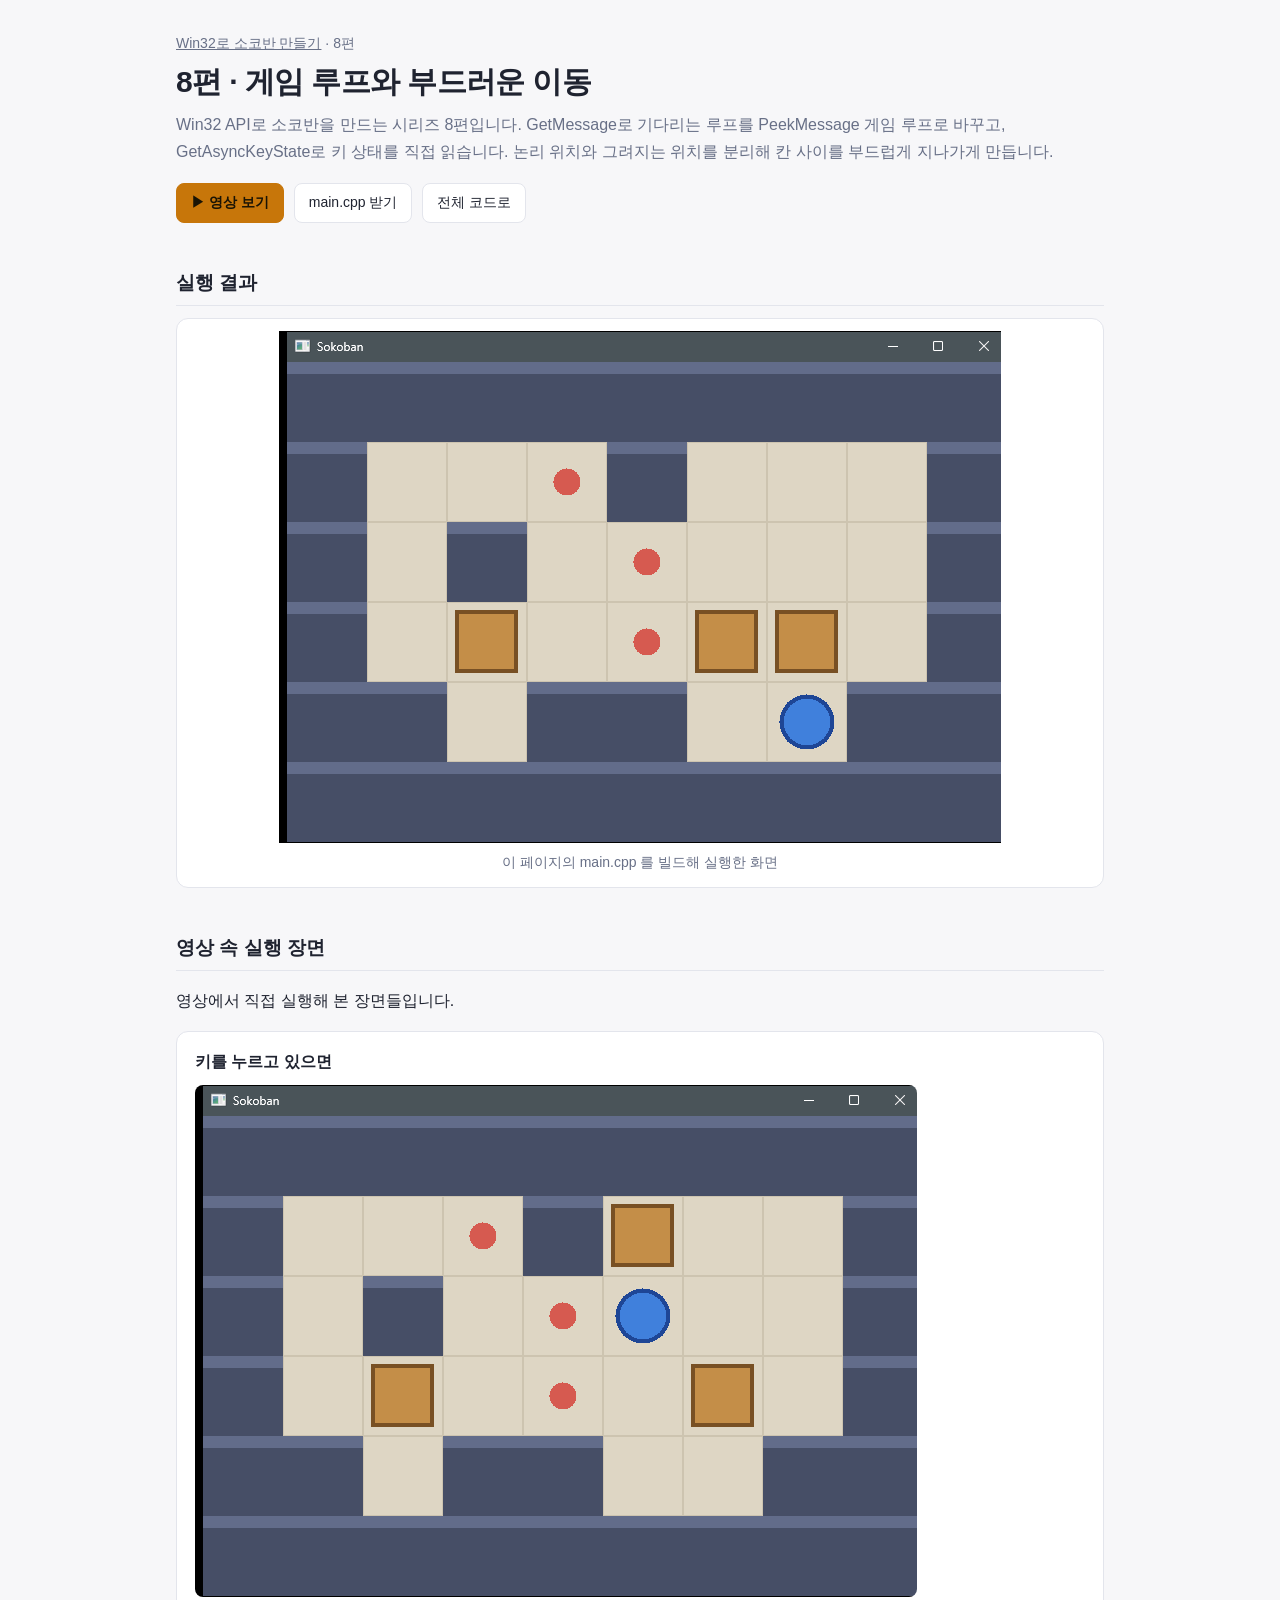
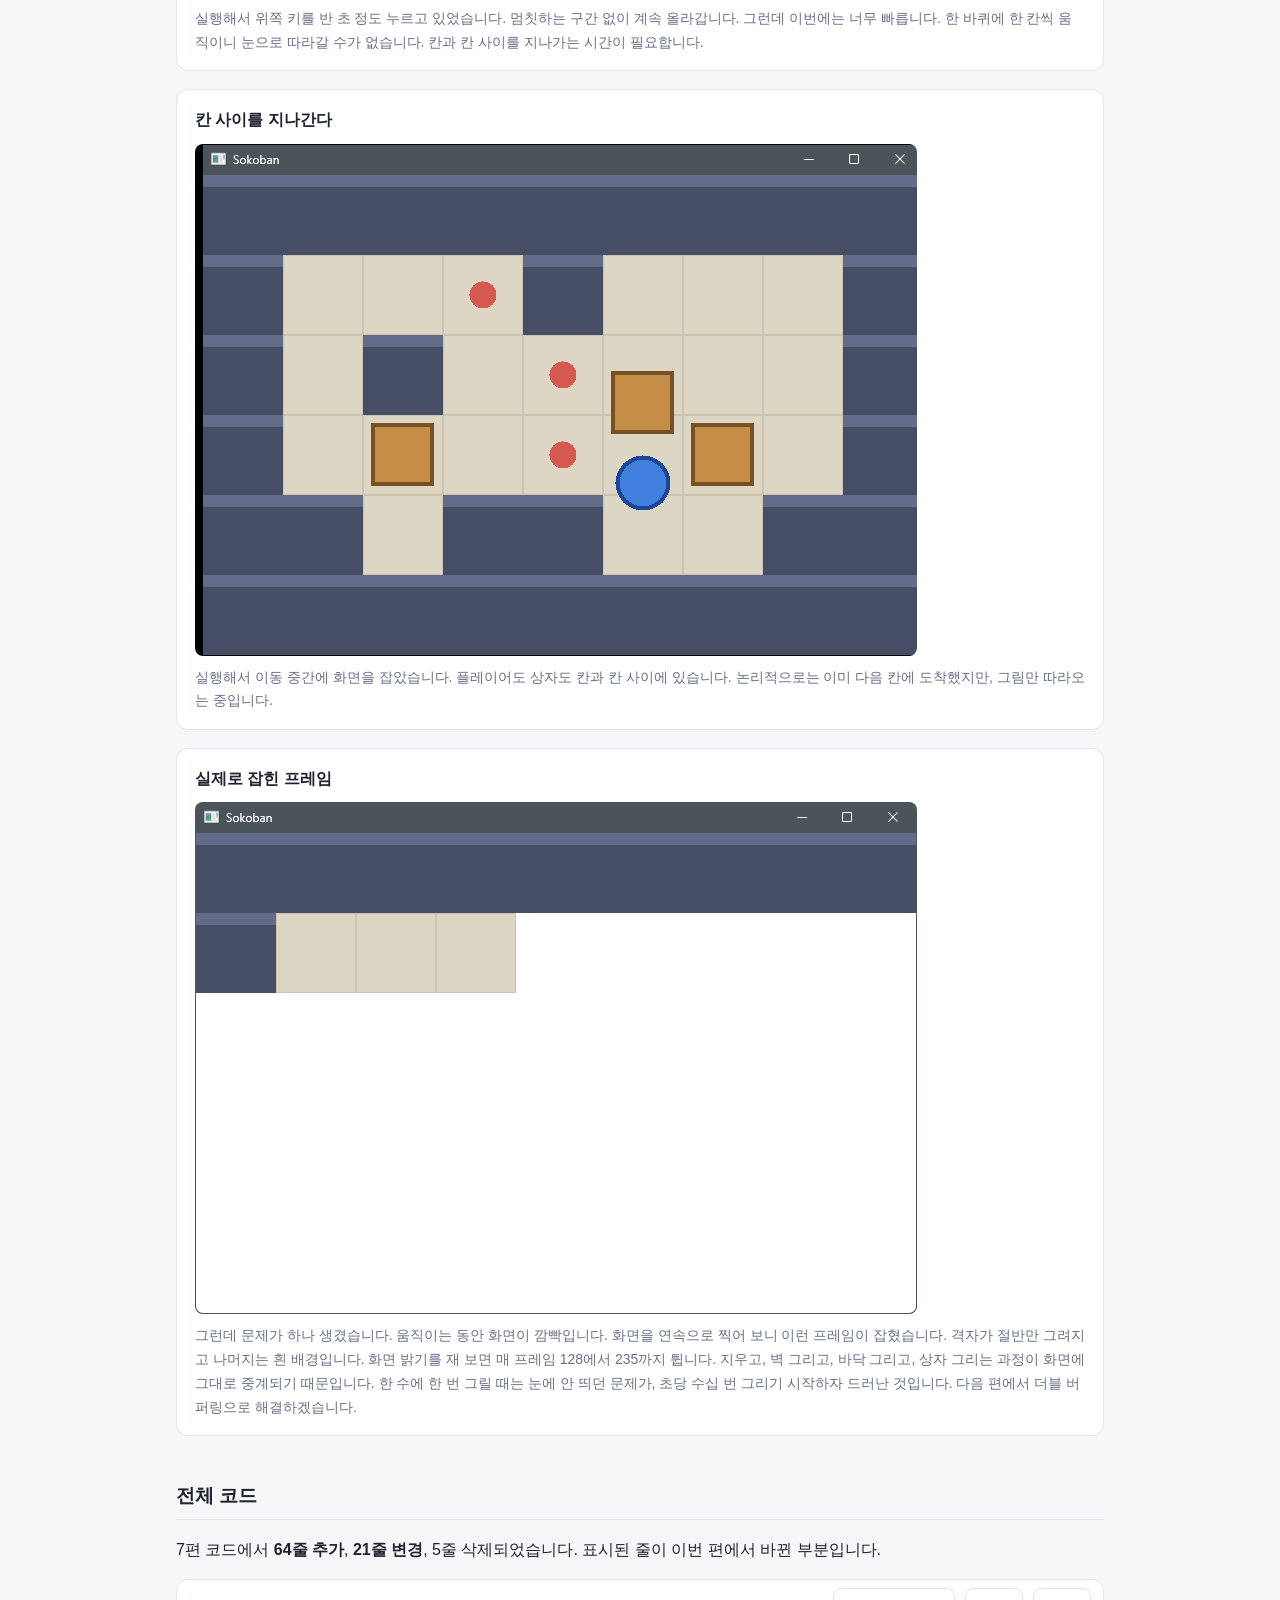
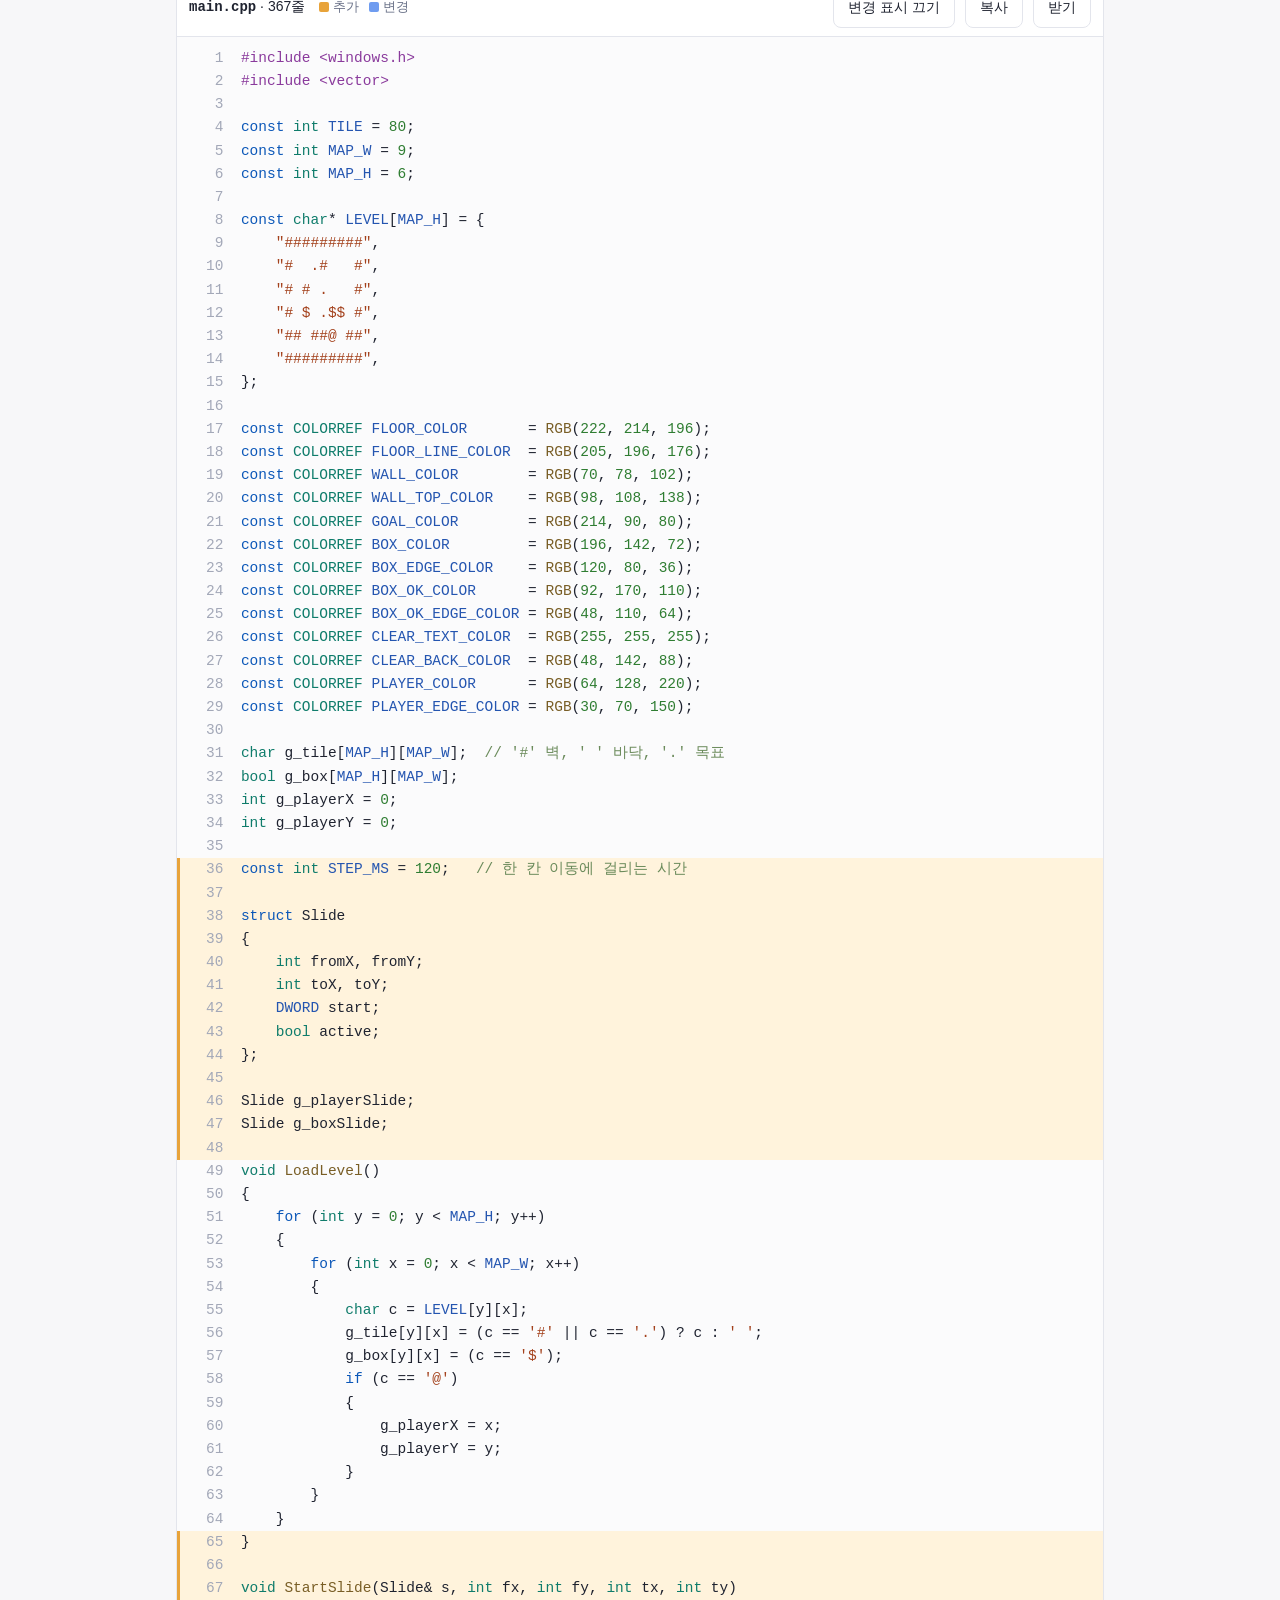
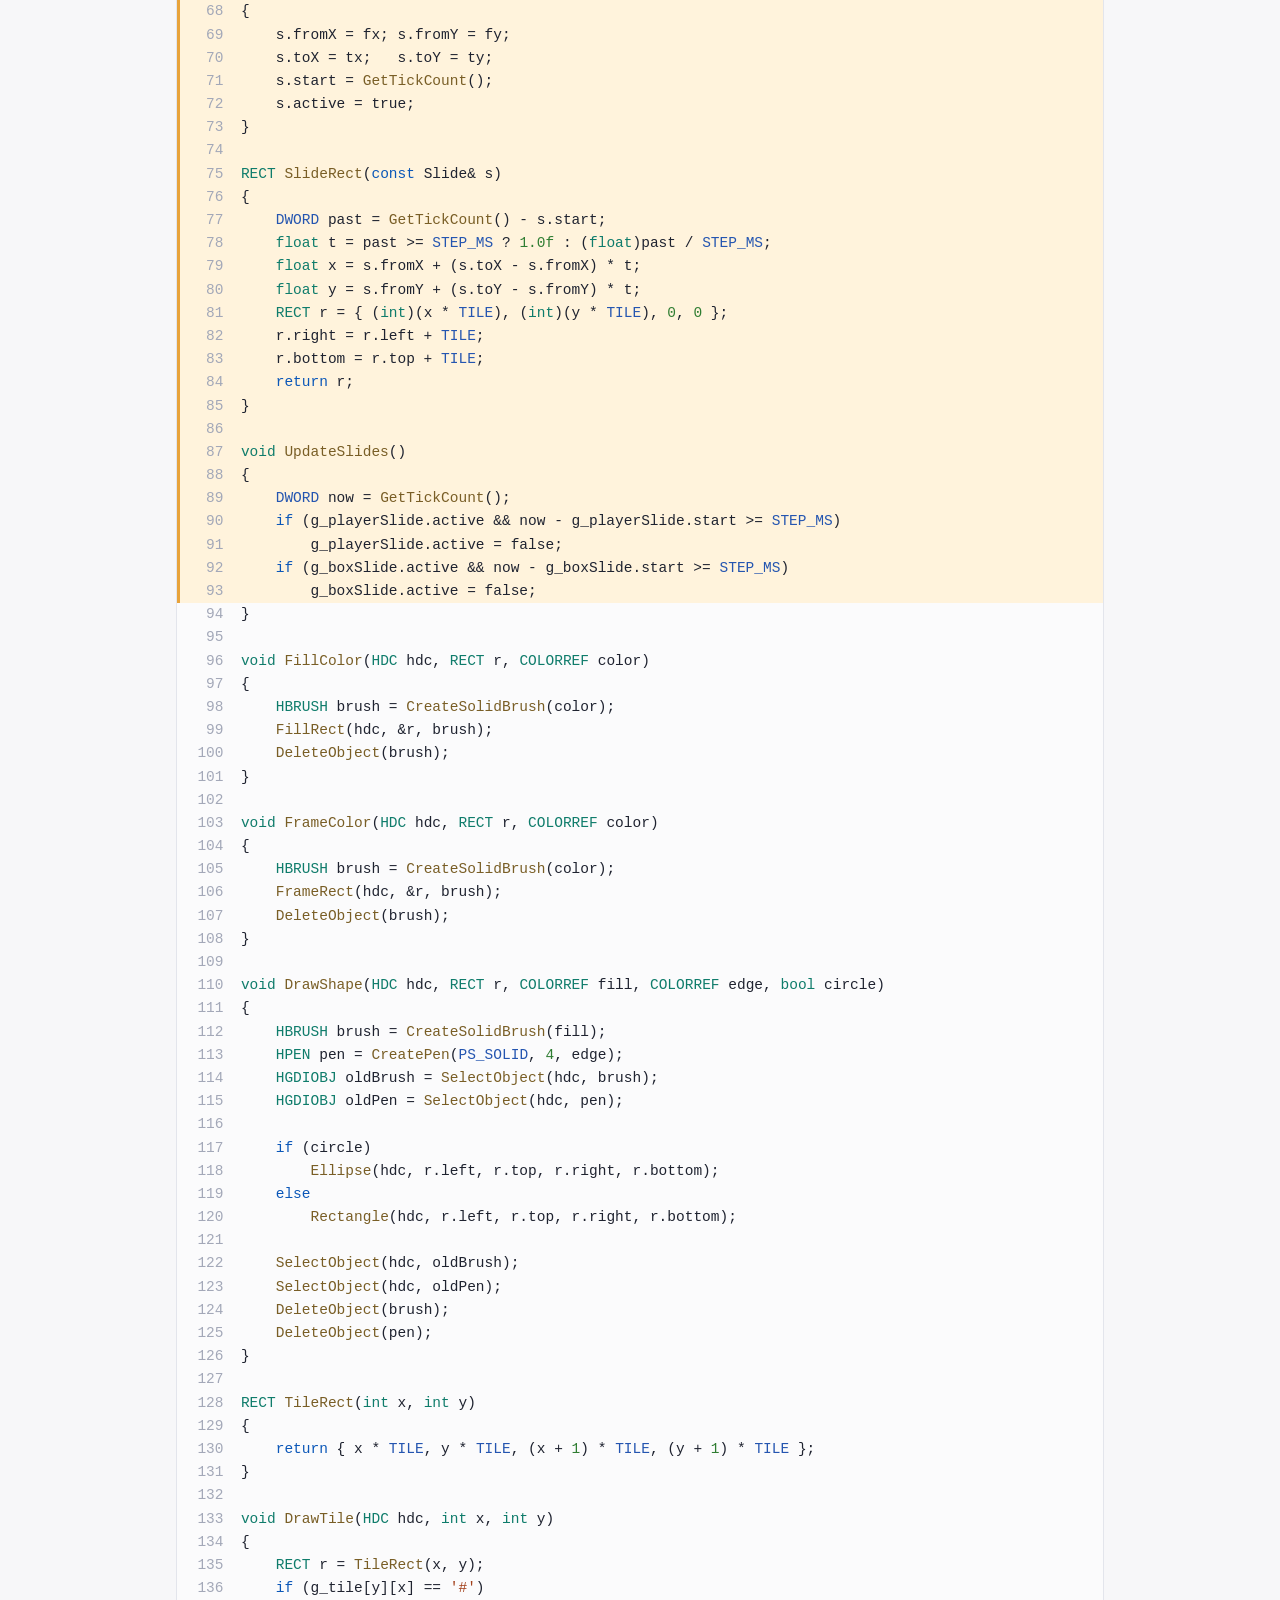
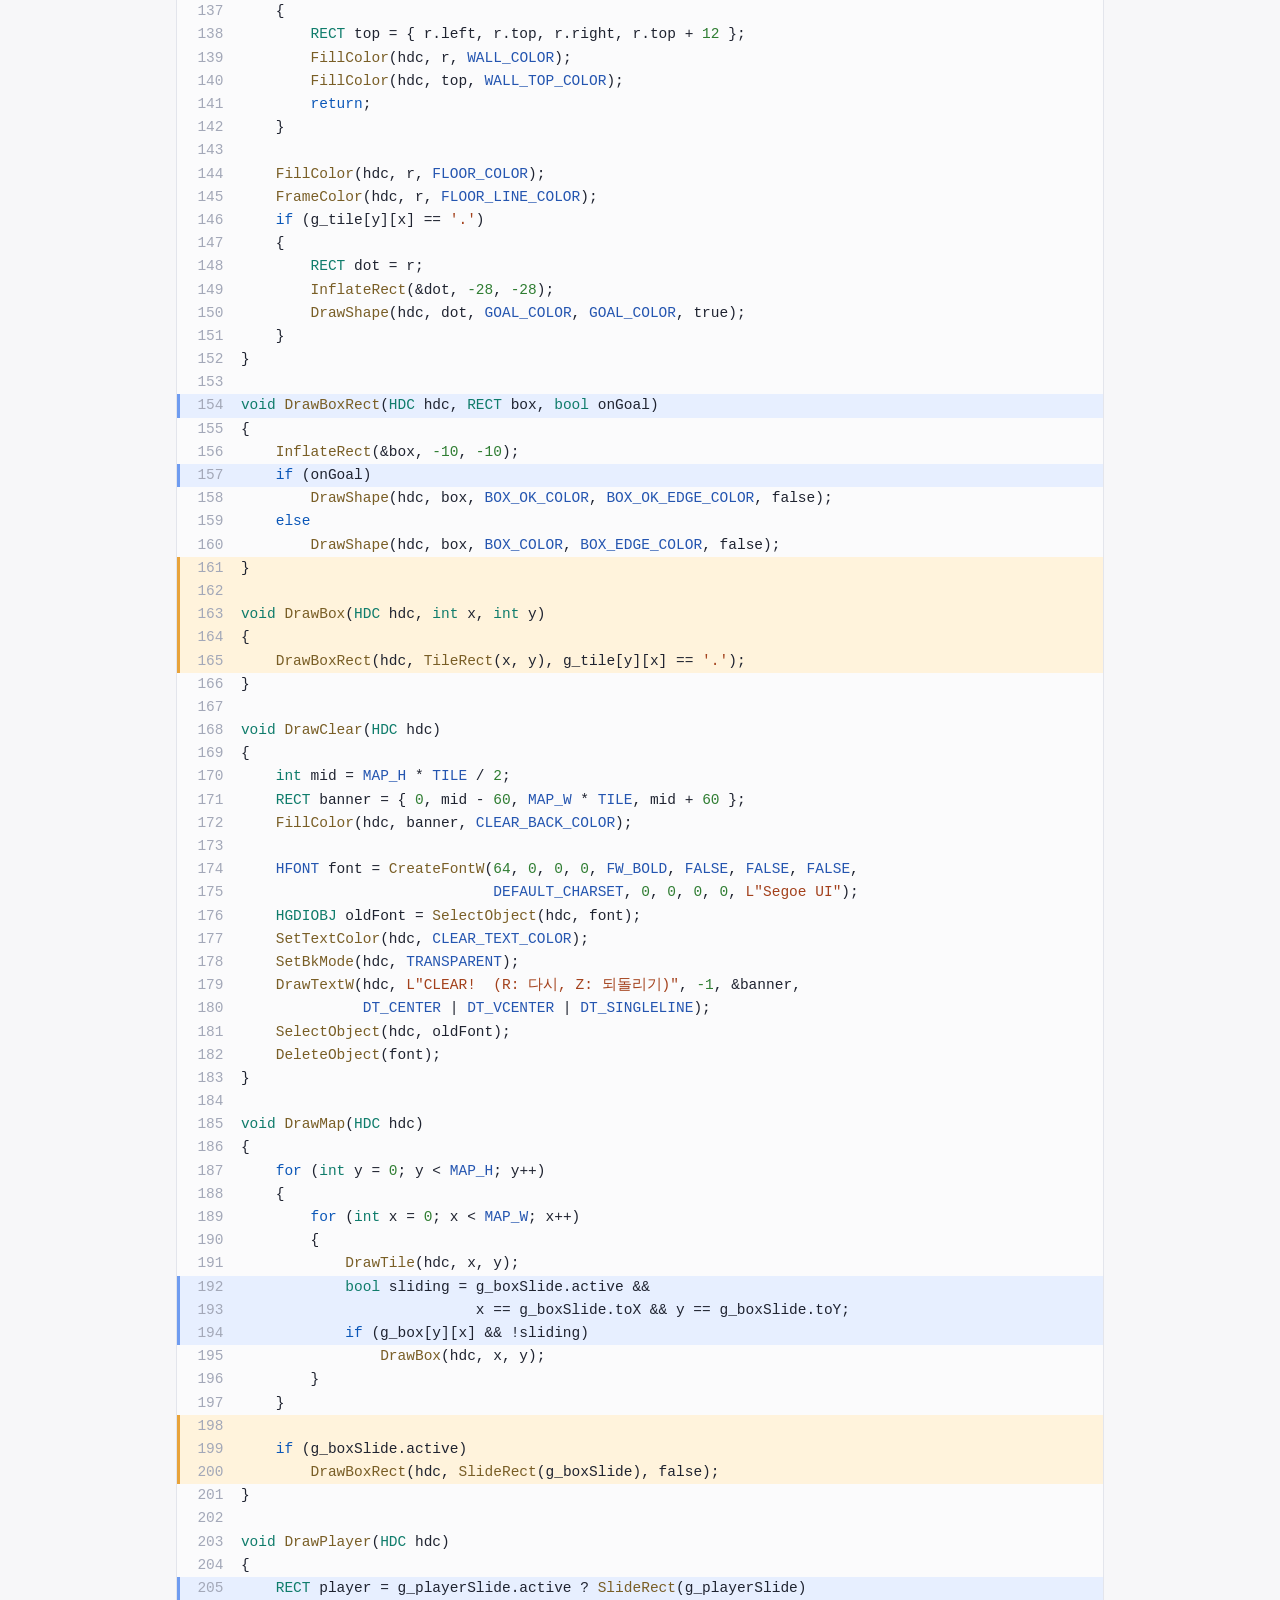
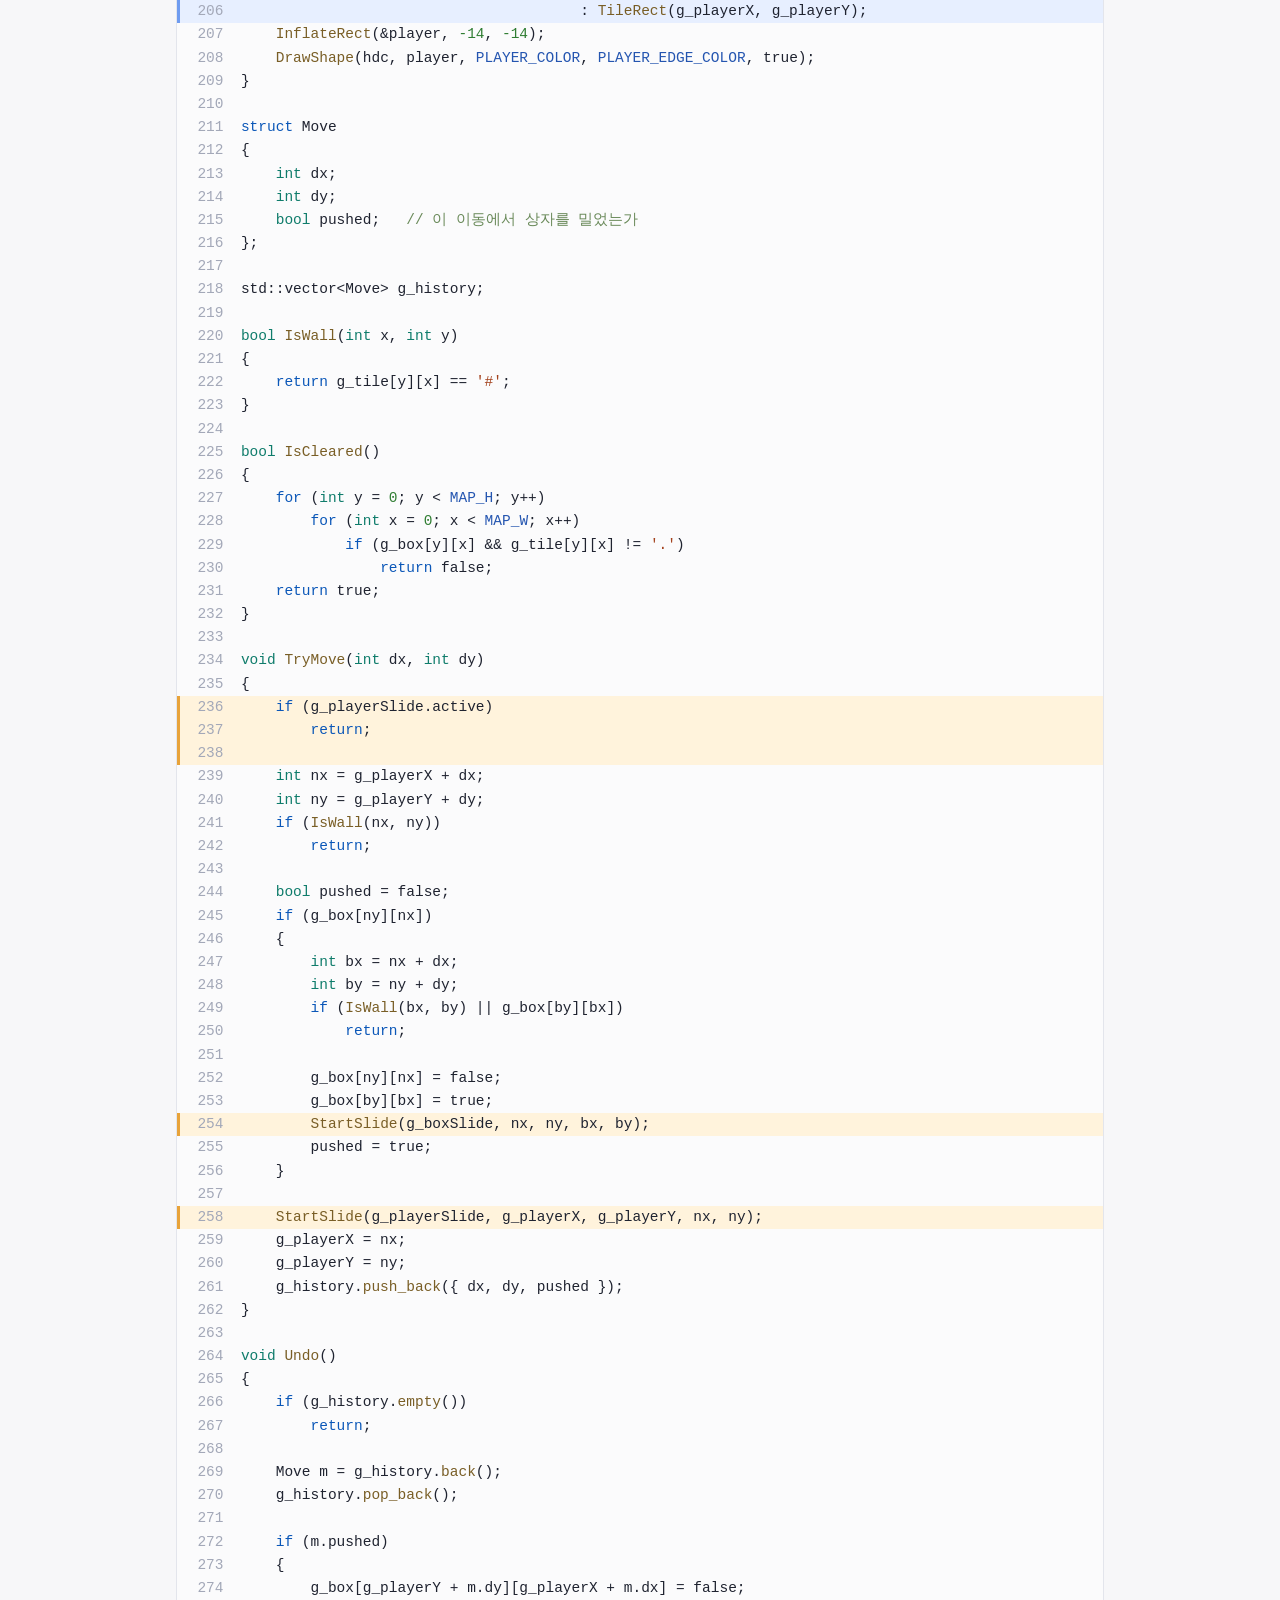
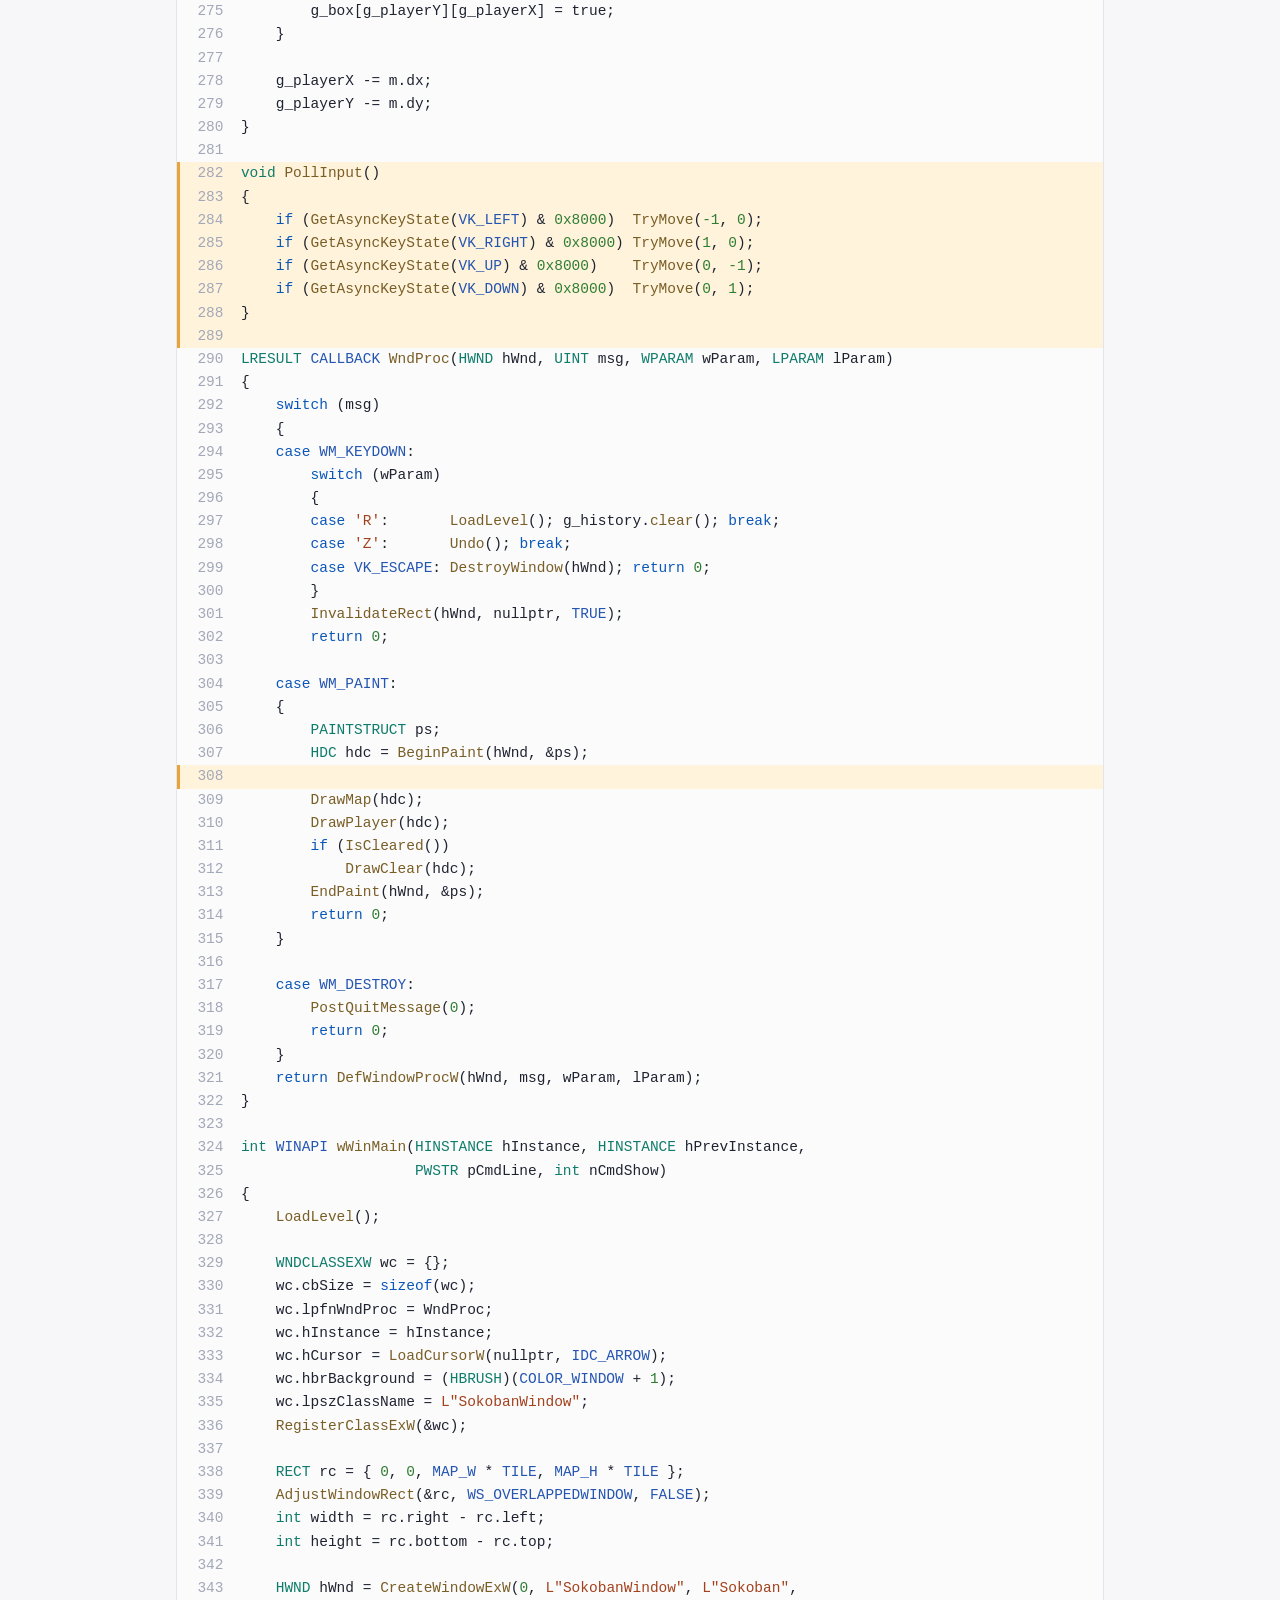
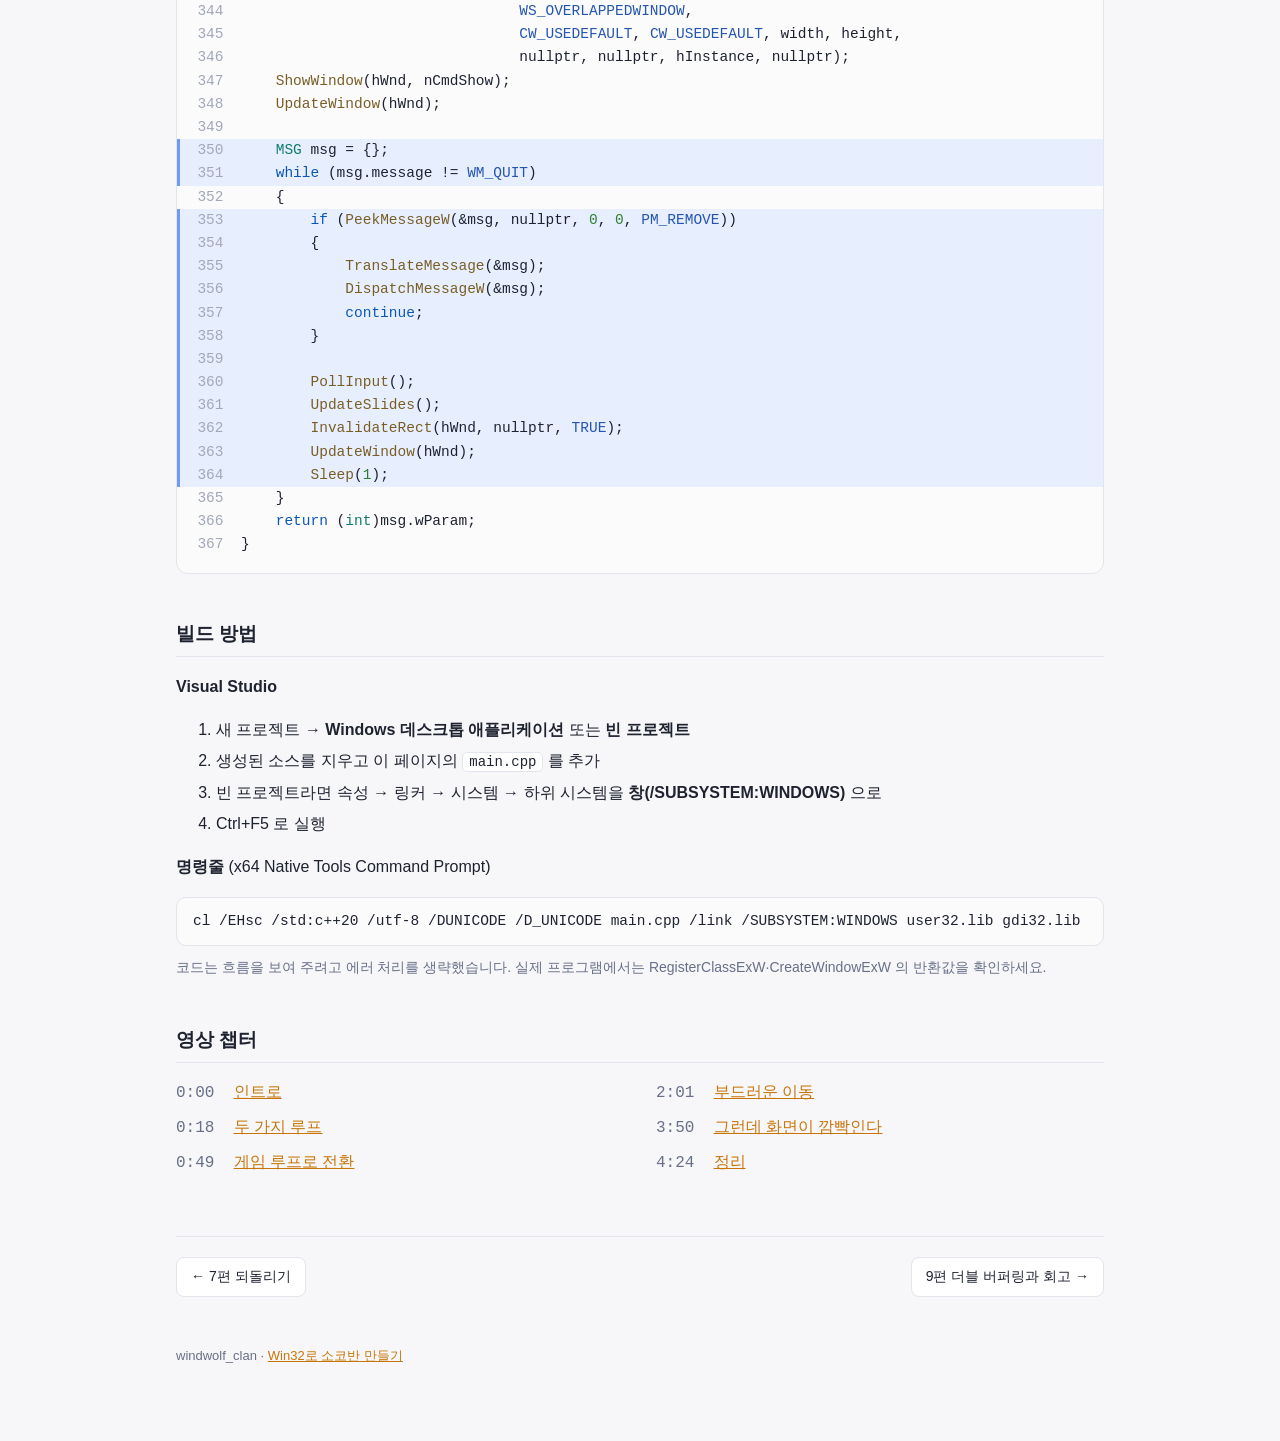
<file: sokoban/ep08/index.html>
<!doctype html>
<html lang="ko">
<head>
<meta charset="utf-8">
<meta name="viewport" content="width=device-width,initial-scale=1">
<title>Win32로 소코반 만들기 8편 - 게임 루프와 부드러운 이동</title>
<meta name="description" content="Win32 API로 소코반을 만드는 시리즈 8편입니다. GetMessage로 기다리는 루프를 PeekMessage 게임 루프로 바꾸고, GetAsyncKeyState로 키 상태를 직접 읽습니다. 논리 위치와 그려지는 위치를 분리해 칸 사이를 부드럽게 지나가게 만듭니다.">
<link rel="canonical" href="https://shorts.windwolf.co.kr/sokoban/ep08/">
<meta property="og:title" content="Win32로 소코반 만들기 8편 - 게임 루프와 부드러운 이동">
<meta property="og:description" content="Win32 API로 소코반을 만드는 시리즈 8편입니다. GetMessage로 기다리는 루프를 PeekMessage 게임 루프로 바꾸고, GetAsyncKeyState로 키 상태를 직접 읽습니다. 논리 위치와 그려지는 위치를 분리해 칸 사이를 부드럽게 지나가게 만듭니다.">
<meta property="og:url" content="https://shorts.windwolf.co.kr/sokoban/ep08/">
<link rel="stylesheet" href="../style.css">
</head>
<body>
<div class="wrap">
<div class="crumb"><a href="../">Win32로 소코반 만들기</a> · 8편</div>
<h1>8편 · 게임 루프와 부드러운 이동</h1>
<p class="lead">Win32 API로 소코반을 만드는 시리즈 8편입니다. GetMessage로 기다리는 루프를 PeekMessage 게임 루프로 바꾸고, GetAsyncKeyState로 키 상태를 직접 읽습니다. 논리 위치와 그려지는 위치를 분리해 칸 사이를 부드럽게 지나가게 만듭니다.</p>
<div class="btns"><a class="btn primary" href="https://www.youtube.com/watch?v=212AhKzn2U0">▶ 영상 보기</a><a class="btn" href="main.cpp" download>main.cpp 받기</a><a class="btn" href="#code-section">전체 코드로</a></div>
<h2>실행 결과</h2><figure class="shot" style="margin:0"><img src="run.png" alt="8편 코드를 실행한 창" loading="lazy"><figcaption>이 페이지의 main.cpp 를 빌드해 실행한 화면</figcaption></figure>
<h2>영상 속 실행 장면</h2><p>영상에서 직접 실행해 본 장면들입니다.</p><figure class="scene"><h3>키를 누르고 있으면</h3><img src="shot2.png" alt="키를 누르고 있으면" loading="lazy"><figcaption>실행해서 위쪽 키를 반 초 정도 누르고 있었습니다. 멈칫하는 구간 없이 계속 올라갑니다. 그런데 이번에는 너무 빠릅니다. 한 바퀴에 한 칸씩 움직이니 눈으로 따라갈 수가 없습니다. 칸과 칸 사이를 지나가는 시간이 필요합니다.</figcaption></figure><figure class="scene"><h3>칸 사이를 지나간다</h3><img src="shot3.png" alt="칸 사이를 지나간다" loading="lazy"><figcaption>실행해서 이동 중간에 화면을 잡았습니다. 플레이어도 상자도 칸과 칸 사이에 있습니다. 논리적으로는 이미 다음 칸에 도착했지만, 그림만 따라오는 중입니다.</figcaption></figure><figure class="scene"><h3>실제로 잡힌 프레임</h3><img src="shot4.png" alt="실제로 잡힌 프레임" loading="lazy"><figcaption>그런데 문제가 하나 생겼습니다. 움직이는 동안 화면이 깜빡입니다. 화면을 연속으로 찍어 보니 이런 프레임이 잡혔습니다. 격자가 절반만 그려지고 나머지는 흰 배경입니다. 화면 밝기를 재 보면 매 프레임 128에서 235까지 튑니다. 지우고, 벽 그리고, 바닥 그리고, 상자 그리는 과정이 화면에 그대로 중계되기 때문입니다. 한 수에 한 번 그릴 때는 눈에 안 띄던 문제가, 초당 수십 번 그리기 시작하자 드러난 것입니다. 다음 편에서 더블 버퍼링으로 해결하겠습니다.</figcaption></figure>
<h2 id="code-section">전체 코드</h2><p>7편 코드에서 <b>64줄 추가</b>, <b>21줄 변경</b>, 5줄 삭제되었습니다. 표시된 줄이 이번 편에서 바뀐 부분입니다.</p><div class="codebox"><div class="codehead"><span><b>main.cpp</b> · 367줄 <span class="legend"><i style="background:var(--addb)"></i>추가<i style="background:var(--chgb)"></i>변경</span></span><span class="btns" style="margin:0"><button class="btn" onclick="toggleMarks(this)">변경 표시 끄기</button><button class="btn" onclick="copyCode('raw',this)">복사</button><a class="btn" href="main.cpp" download>받기</a></span></div><pre id="code"><span class="l "><span class="n">1</span><span class="pp">#</span><span class="pp">include</span> <span class="pp">&lt;windows.h&gt;</span></span><span class="l "><span class="n">2</span><span class="pp">#</span><span class="pp">include</span> <span class="pp">&lt;vector&gt;</span></span><span class="l "><span class="n">3</span></span><span class="l "><span class="n">4</span><span class="kw">const</span> <span class="ty">int</span> <span class="cs">TILE</span> = <span class="nm">80</span>;</span><span class="l "><span class="n">5</span><span class="kw">const</span> <span class="ty">int</span> <span class="cs">MAP_W</span> = <span class="nm">9</span>;</span><span class="l "><span class="n">6</span><span class="kw">const</span> <span class="ty">int</span> <span class="cs">MAP_H</span> = <span class="nm">6</span>;</span><span class="l "><span class="n">7</span></span><span class="l "><span class="n">8</span><span class="kw">const</span> <span class="ty">char</span>* <span class="cs">LEVEL</span>[<span class="cs">MAP_H</span>] = {</span><span class="l "><span class="n">9</span>    <span class="str">&quot;</span><span class="str">#########</span><span class="str">&quot;</span>,</span><span class="l "><span class="n">10</span>    <span class="str">&quot;</span><span class="str">#  .#   #</span><span class="str">&quot;</span>,</span><span class="l "><span class="n">11</span>    <span class="str">&quot;</span><span class="str"># # .   #</span><span class="str">&quot;</span>,</span><span class="l "><span class="n">12</span>    <span class="str">&quot;</span><span class="str"># $ .$$ #</span><span class="str">&quot;</span>,</span><span class="l "><span class="n">13</span>    <span class="str">&quot;</span><span class="str">## ##@ ##</span><span class="str">&quot;</span>,</span><span class="l "><span class="n">14</span>    <span class="str">&quot;</span><span class="str">#########</span><span class="str">&quot;</span>,</span><span class="l "><span class="n">15</span>};</span><span class="l "><span class="n">16</span></span><span class="l "><span class="n">17</span><span class="kw">const</span> <span class="ty">COLORREF</span> <span class="cs">FLOOR_COLOR</span>       = <span class="fn">RGB</span>(<span class="nm">222</span>, <span class="nm">214</span>, <span class="nm">196</span>);</span><span class="l "><span class="n">18</span><span class="kw">const</span> <span class="ty">COLORREF</span> <span class="cs">FLOOR_LINE_COLOR</span>  = <span class="fn">RGB</span>(<span class="nm">205</span>, <span class="nm">196</span>, <span class="nm">176</span>);</span><span class="l "><span class="n">19</span><span class="kw">const</span> <span class="ty">COLORREF</span> <span class="cs">WALL_COLOR</span>        = <span class="fn">RGB</span>(<span class="nm">70</span>, <span class="nm">78</span>, <span class="nm">102</span>);</span><span class="l "><span class="n">20</span><span class="kw">const</span> <span class="ty">COLORREF</span> <span class="cs">WALL_TOP_COLOR</span>    = <span class="fn">RGB</span>(<span class="nm">98</span>, <span class="nm">108</span>, <span class="nm">138</span>);</span><span class="l "><span class="n">21</span><span class="kw">const</span> <span class="ty">COLORREF</span> <span class="cs">GOAL_COLOR</span>        = <span class="fn">RGB</span>(<span class="nm">214</span>, <span class="nm">90</span>, <span class="nm">80</span>);</span><span class="l "><span class="n">22</span><span class="kw">const</span> <span class="ty">COLORREF</span> <span class="cs">BOX_COLOR</span>         = <span class="fn">RGB</span>(<span class="nm">196</span>, <span class="nm">142</span>, <span class="nm">72</span>);</span><span class="l "><span class="n">23</span><span class="kw">const</span> <span class="ty">COLORREF</span> <span class="cs">BOX_EDGE_COLOR</span>    = <span class="fn">RGB</span>(<span class="nm">120</span>, <span class="nm">80</span>, <span class="nm">36</span>);</span><span class="l "><span class="n">24</span><span class="kw">const</span> <span class="ty">COLORREF</span> <span class="cs">BOX_OK_COLOR</span>      = <span class="fn">RGB</span>(<span class="nm">92</span>, <span class="nm">170</span>, <span class="nm">110</span>);</span><span class="l "><span class="n">25</span><span class="kw">const</span> <span class="ty">COLORREF</span> <span class="cs">BOX_OK_EDGE_COLOR</span> = <span class="fn">RGB</span>(<span class="nm">48</span>, <span class="nm">110</span>, <span class="nm">64</span>);</span><span class="l "><span class="n">26</span><span class="kw">const</span> <span class="ty">COLORREF</span> <span class="cs">CLEAR_TEXT_COLOR</span>  = <span class="fn">RGB</span>(<span class="nm">255</span>, <span class="nm">255</span>, <span class="nm">255</span>);</span><span class="l "><span class="n">27</span><span class="kw">const</span> <span class="ty">COLORREF</span> <span class="cs">CLEAR_BACK_COLOR</span>  = <span class="fn">RGB</span>(<span class="nm">48</span>, <span class="nm">142</span>, <span class="nm">88</span>);</span><span class="l "><span class="n">28</span><span class="kw">const</span> <span class="ty">COLORREF</span> <span class="cs">PLAYER_COLOR</span>      = <span class="fn">RGB</span>(<span class="nm">64</span>, <span class="nm">128</span>, <span class="nm">220</span>);</span><span class="l "><span class="n">29</span><span class="kw">const</span> <span class="ty">COLORREF</span> <span class="cs">PLAYER_EDGE_COLOR</span> = <span class="fn">RGB</span>(<span class="nm">30</span>, <span class="nm">70</span>, <span class="nm">150</span>);</span><span class="l "><span class="n">30</span></span><span class="l "><span class="n">31</span><span class="ty">char</span> g_tile[<span class="cs">MAP_H</span>][<span class="cs">MAP_W</span>];  <span class="cm">// &#x27;#&#x27; 벽, &#x27; &#x27; 바닥, &#x27;.&#x27; 목표</span></span><span class="l "><span class="n">32</span><span class="ty">bool</span> g_box[<span class="cs">MAP_H</span>][<span class="cs">MAP_W</span>];</span><span class="l "><span class="n">33</span><span class="ty">int</span> g_playerX = <span class="nm">0</span>;</span><span class="l "><span class="n">34</span><span class="ty">int</span> g_playerY = <span class="nm">0</span>;</span><span class="l "><span class="n">35</span></span><span class="l add"><span class="n">36</span><span class="kw">const</span> <span class="ty">int</span> <span class="cs">STEP_MS</span> = <span class="nm">120</span>;   <span class="cm">// 한 칸 이동에 걸리는 시간</span></span><span class="l add"><span class="n">37</span></span><span class="l add"><span class="n">38</span><span class="kw">struct</span> Slide</span><span class="l add"><span class="n">39</span>{</span><span class="l add"><span class="n">40</span>    <span class="ty">int</span> fromX, fromY;</span><span class="l add"><span class="n">41</span>    <span class="ty">int</span> toX, toY;</span><span class="l add"><span class="n">42</span>    <span class="cs">DWORD</span> start;</span><span class="l add"><span class="n">43</span>    <span class="ty">bool</span> active;</span><span class="l add"><span class="n">44</span>};</span><span class="l add"><span class="n">45</span></span><span class="l add"><span class="n">46</span>Slide g_playerSlide;</span><span class="l add"><span class="n">47</span>Slide g_boxSlide;</span><span class="l add"><span class="n">48</span></span><span class="l "><span class="n">49</span><span class="ty">void</span> <span class="fn">LoadLevel</span>()</span><span class="l "><span class="n">50</span>{</span><span class="l "><span class="n">51</span>    <span class="kw">for</span> (<span class="ty">int</span> y = <span class="nm">0</span>; y &lt; <span class="cs">MAP_H</span>; y++)</span><span class="l "><span class="n">52</span>    {</span><span class="l "><span class="n">53</span>        <span class="kw">for</span> (<span class="ty">int</span> x = <span class="nm">0</span>; x &lt; <span class="cs">MAP_W</span>; x++)</span><span class="l "><span class="n">54</span>        {</span><span class="l "><span class="n">55</span>            <span class="ty">char</span> c = <span class="cs">LEVEL</span>[y][x];</span><span class="l "><span class="n">56</span>            g_tile[y][x] = (c == <span class="str">&#x27;</span><span class="str">#</span><span class="str">&#x27;</span> || c == <span class="str">&#x27;</span><span class="str">.</span><span class="str">&#x27;</span>) ? c : <span class="str">&#x27;</span><span class="str"> </span><span class="str">&#x27;</span>;</span><span class="l "><span class="n">57</span>            g_box[y][x] = (c == <span class="str">&#x27;</span><span class="str">$</span><span class="str">&#x27;</span>);</span><span class="l "><span class="n">58</span>            <span class="kw">if</span> (c == <span class="str">&#x27;</span><span class="str">@</span><span class="str">&#x27;</span>)</span><span class="l "><span class="n">59</span>            {</span><span class="l "><span class="n">60</span>                g_playerX = x;</span><span class="l "><span class="n">61</span>                g_playerY = y;</span><span class="l "><span class="n">62</span>            }</span><span class="l "><span class="n">63</span>        }</span><span class="l "><span class="n">64</span>    }</span><span class="l add"><span class="n">65</span>}</span><span class="l add"><span class="n">66</span></span><span class="l add"><span class="n">67</span><span class="ty">void</span> <span class="fn">StartSlide</span>(Slide&amp; s, <span class="ty">int</span> fx, <span class="ty">int</span> fy, <span class="ty">int</span> tx, <span class="ty">int</span> ty)</span><span class="l add"><span class="n">68</span>{</span><span class="l add"><span class="n">69</span>    s.fromX = fx; s.fromY = fy;</span><span class="l add"><span class="n">70</span>    s.toX = tx;   s.toY = ty;</span><span class="l add"><span class="n">71</span>    s.start = <span class="fn">GetTickCount</span>();</span><span class="l add"><span class="n">72</span>    s.active = true;</span><span class="l add"><span class="n">73</span>}</span><span class="l add"><span class="n">74</span></span><span class="l add"><span class="n">75</span><span class="ty">RECT</span> <span class="fn">SlideRect</span>(<span class="kw">const</span> Slide&amp; s)</span><span class="l add"><span class="n">76</span>{</span><span class="l add"><span class="n">77</span>    <span class="cs">DWORD</span> past = <span class="fn">GetTickCount</span>() - s.start;</span><span class="l add"><span class="n">78</span>    <span class="ty">float</span> t = past &gt;= <span class="cs">STEP_MS</span> ? <span class="nm">1.0f</span> : (<span class="ty">float</span>)past / <span class="cs">STEP_MS</span>;</span><span class="l add"><span class="n">79</span>    <span class="ty">float</span> x = s.fromX + (s.toX - s.fromX) * t;</span><span class="l add"><span class="n">80</span>    <span class="ty">float</span> y = s.fromY + (s.toY - s.fromY) * t;</span><span class="l add"><span class="n">81</span>    <span class="ty">RECT</span> r = { (<span class="ty">int</span>)(x * <span class="cs">TILE</span>), (<span class="ty">int</span>)(y * <span class="cs">TILE</span>), <span class="nm">0</span>, <span class="nm">0</span> };</span><span class="l add"><span class="n">82</span>    r.right = r.left + <span class="cs">TILE</span>;</span><span class="l add"><span class="n">83</span>    r.bottom = r.top + <span class="cs">TILE</span>;</span><span class="l add"><span class="n">84</span>    <span class="kw">return</span> r;</span><span class="l add"><span class="n">85</span>}</span><span class="l add"><span class="n">86</span></span><span class="l add"><span class="n">87</span><span class="ty">void</span> <span class="fn">UpdateSlides</span>()</span><span class="l add"><span class="n">88</span>{</span><span class="l add"><span class="n">89</span>    <span class="cs">DWORD</span> now = <span class="fn">GetTickCount</span>();</span><span class="l add"><span class="n">90</span>    <span class="kw">if</span> (g_playerSlide.active &amp;&amp; now - g_playerSlide.start &gt;= <span class="cs">STEP_MS</span>)</span><span class="l add"><span class="n">91</span>        g_playerSlide.active = false;</span><span class="l add"><span class="n">92</span>    <span class="kw">if</span> (g_boxSlide.active &amp;&amp; now - g_boxSlide.start &gt;= <span class="cs">STEP_MS</span>)</span><span class="l add"><span class="n">93</span>        g_boxSlide.active = false;</span><span class="l "><span class="n">94</span>}</span><span class="l "><span class="n">95</span></span><span class="l "><span class="n">96</span><span class="ty">void</span> <span class="fn">FillColor</span>(<span class="ty">HDC</span> hdc, <span class="ty">RECT</span> r, <span class="ty">COLORREF</span> color)</span><span class="l "><span class="n">97</span>{</span><span class="l "><span class="n">98</span>    <span class="ty">HBRUSH</span> brush = <span class="fn">CreateSolidBrush</span>(color);</span><span class="l "><span class="n">99</span>    <span class="fn">FillRect</span>(hdc, &amp;r, brush);</span><span class="l "><span class="n">100</span>    <span class="fn">DeleteObject</span>(brush);</span><span class="l "><span class="n">101</span>}</span><span class="l "><span class="n">102</span></span><span class="l "><span class="n">103</span><span class="ty">void</span> <span class="fn">FrameColor</span>(<span class="ty">HDC</span> hdc, <span class="ty">RECT</span> r, <span class="ty">COLORREF</span> color)</span><span class="l "><span class="n">104</span>{</span><span class="l "><span class="n">105</span>    <span class="ty">HBRUSH</span> brush = <span class="fn">CreateSolidBrush</span>(color);</span><span class="l "><span class="n">106</span>    <span class="fn">FrameRect</span>(hdc, &amp;r, brush);</span><span class="l "><span class="n">107</span>    <span class="fn">DeleteObject</span>(brush);</span><span class="l "><span class="n">108</span>}</span><span class="l "><span class="n">109</span></span><span class="l "><span class="n">110</span><span class="ty">void</span> <span class="fn">DrawShape</span>(<span class="ty">HDC</span> hdc, <span class="ty">RECT</span> r, <span class="ty">COLORREF</span> fill, <span class="ty">COLORREF</span> edge, <span class="ty">bool</span> circle)</span><span class="l "><span class="n">111</span>{</span><span class="l "><span class="n">112</span>    <span class="ty">HBRUSH</span> brush = <span class="fn">CreateSolidBrush</span>(fill);</span><span class="l "><span class="n">113</span>    <span class="ty">HPEN</span> pen = <span class="fn">CreatePen</span>(<span class="cs">PS_SOLID</span>, <span class="nm">4</span>, edge);</span><span class="l "><span class="n">114</span>    <span class="ty">HGDIOBJ</span> oldBrush = <span class="fn">SelectObject</span>(hdc, brush);</span><span class="l "><span class="n">115</span>    <span class="ty">HGDIOBJ</span> oldPen = <span class="fn">SelectObject</span>(hdc, pen);</span><span class="l "><span class="n">116</span></span><span class="l "><span class="n">117</span>    <span class="kw">if</span> (circle)</span><span class="l "><span class="n">118</span>        <span class="fn">Ellipse</span>(hdc, r.left, r.top, r.right, r.bottom);</span><span class="l "><span class="n">119</span>    <span class="kw">else</span></span><span class="l "><span class="n">120</span>        <span class="fn">Rectangle</span>(hdc, r.left, r.top, r.right, r.bottom);</span><span class="l "><span class="n">121</span></span><span class="l "><span class="n">122</span>    <span class="fn">SelectObject</span>(hdc, oldBrush);</span><span class="l "><span class="n">123</span>    <span class="fn">SelectObject</span>(hdc, oldPen);</span><span class="l "><span class="n">124</span>    <span class="fn">DeleteObject</span>(brush);</span><span class="l "><span class="n">125</span>    <span class="fn">DeleteObject</span>(pen);</span><span class="l "><span class="n">126</span>}</span><span class="l "><span class="n">127</span></span><span class="l "><span class="n">128</span><span class="ty">RECT</span> <span class="fn">TileRect</span>(<span class="ty">int</span> x, <span class="ty">int</span> y)</span><span class="l "><span class="n">129</span>{</span><span class="l "><span class="n">130</span>    <span class="kw">return</span> { x * <span class="cs">TILE</span>, y * <span class="cs">TILE</span>, (x + <span class="nm">1</span>) * <span class="cs">TILE</span>, (y + <span class="nm">1</span>) * <span class="cs">TILE</span> };</span><span class="l "><span class="n">131</span>}</span><span class="l "><span class="n">132</span></span><span class="l "><span class="n">133</span><span class="ty">void</span> <span class="fn">DrawTile</span>(<span class="ty">HDC</span> hdc, <span class="ty">int</span> x, <span class="ty">int</span> y)</span><span class="l "><span class="n">134</span>{</span><span class="l "><span class="n">135</span>    <span class="ty">RECT</span> r = <span class="fn">TileRect</span>(x, y);</span><span class="l "><span class="n">136</span>    <span class="kw">if</span> (g_tile[y][x] == <span class="str">&#x27;</span><span class="str">#</span><span class="str">&#x27;</span>)</span><span class="l "><span class="n">137</span>    {</span><span class="l "><span class="n">138</span>        <span class="ty">RECT</span> top = { r.left, r.top, r.right, r.top + <span class="nm">12</span> };</span><span class="l "><span class="n">139</span>        <span class="fn">FillColor</span>(hdc, r, <span class="cs">WALL_COLOR</span>);</span><span class="l "><span class="n">140</span>        <span class="fn">FillColor</span>(hdc, top, <span class="cs">WALL_TOP_COLOR</span>);</span><span class="l "><span class="n">141</span>        <span class="kw">return</span>;</span><span class="l "><span class="n">142</span>    }</span><span class="l "><span class="n">143</span></span><span class="l "><span class="n">144</span>    <span class="fn">FillColor</span>(hdc, r, <span class="cs">FLOOR_COLOR</span>);</span><span class="l "><span class="n">145</span>    <span class="fn">FrameColor</span>(hdc, r, <span class="cs">FLOOR_LINE_COLOR</span>);</span><span class="l "><span class="n">146</span>    <span class="kw">if</span> (g_tile[y][x] == <span class="str">&#x27;</span><span class="str">.</span><span class="str">&#x27;</span>)</span><span class="l "><span class="n">147</span>    {</span><span class="l "><span class="n">148</span>        <span class="ty">RECT</span> dot = r;</span><span class="l "><span class="n">149</span>        <span class="fn">InflateRect</span>(&amp;dot, <span class="nm">-28</span>, <span class="nm">-28</span>);</span><span class="l "><span class="n">150</span>        <span class="fn">DrawShape</span>(hdc, dot, <span class="cs">GOAL_COLOR</span>, <span class="cs">GOAL_COLOR</span>, true);</span><span class="l "><span class="n">151</span>    }</span><span class="l "><span class="n">152</span>}</span><span class="l "><span class="n">153</span></span><span class="l chg"><span class="n">154</span><span class="ty">void</span> <span class="fn">DrawBoxRect</span>(<span class="ty">HDC</span> hdc, <span class="ty">RECT</span> box, <span class="ty">bool</span> onGoal)</span><span class="l "><span class="n">155</span>{</span><span class="l "><span class="n">156</span>    <span class="fn">InflateRect</span>(&amp;box, <span class="nm">-10</span>, <span class="nm">-10</span>);</span><span class="l chg"><span class="n">157</span>    <span class="kw">if</span> (onGoal)</span><span class="l "><span class="n">158</span>        <span class="fn">DrawShape</span>(hdc, box, <span class="cs">BOX_OK_COLOR</span>, <span class="cs">BOX_OK_EDGE_COLOR</span>, false);</span><span class="l "><span class="n">159</span>    <span class="kw">else</span></span><span class="l "><span class="n">160</span>        <span class="fn">DrawShape</span>(hdc, box, <span class="cs">BOX_COLOR</span>, <span class="cs">BOX_EDGE_COLOR</span>, false);</span><span class="l add"><span class="n">161</span>}</span><span class="l add"><span class="n">162</span></span><span class="l add"><span class="n">163</span><span class="ty">void</span> <span class="fn">DrawBox</span>(<span class="ty">HDC</span> hdc, <span class="ty">int</span> x, <span class="ty">int</span> y)</span><span class="l add"><span class="n">164</span>{</span><span class="l add"><span class="n">165</span>    <span class="fn">DrawBoxRect</span>(hdc, <span class="fn">TileRect</span>(x, y), g_tile[y][x] == <span class="str">&#x27;</span><span class="str">.</span><span class="str">&#x27;</span>);</span><span class="l "><span class="n">166</span>}</span><span class="l "><span class="n">167</span></span><span class="l "><span class="n">168</span><span class="ty">void</span> <span class="fn">DrawClear</span>(<span class="ty">HDC</span> hdc)</span><span class="l "><span class="n">169</span>{</span><span class="l "><span class="n">170</span>    <span class="ty">int</span> mid = <span class="cs">MAP_H</span> * <span class="cs">TILE</span> / <span class="nm">2</span>;</span><span class="l "><span class="n">171</span>    <span class="ty">RECT</span> banner = { <span class="nm">0</span>, mid - <span class="nm">60</span>, <span class="cs">MAP_W</span> * <span class="cs">TILE</span>, mid + <span class="nm">60</span> };</span><span class="l "><span class="n">172</span>    <span class="fn">FillColor</span>(hdc, banner, <span class="cs">CLEAR_BACK_COLOR</span>);</span><span class="l "><span class="n">173</span></span><span class="l "><span class="n">174</span>    <span class="cs">HFONT</span> font = <span class="fn">CreateFontW</span>(<span class="nm">64</span>, <span class="nm">0</span>, <span class="nm">0</span>, <span class="nm">0</span>, <span class="cs">FW_BOLD</span>, <span class="cs">FALSE</span>, <span class="cs">FALSE</span>, <span class="cs">FALSE</span>,</span><span class="l "><span class="n">175</span>                             <span class="cs">DEFAULT_CHARSET</span>, <span class="nm">0</span>, <span class="nm">0</span>, <span class="nm">0</span>, <span class="nm">0</span>, <span class="str">L</span><span class="str">&quot;</span><span class="str">Segoe UI</span><span class="str">&quot;</span>);</span><span class="l "><span class="n">176</span>    <span class="ty">HGDIOBJ</span> oldFont = <span class="fn">SelectObject</span>(hdc, font);</span><span class="l "><span class="n">177</span>    <span class="fn">SetTextColor</span>(hdc, <span class="cs">CLEAR_TEXT_COLOR</span>);</span><span class="l "><span class="n">178</span>    <span class="fn">SetBkMode</span>(hdc, <span class="cs">TRANSPARENT</span>);</span><span class="l "><span class="n">179</span>    <span class="fn">DrawTextW</span>(hdc, <span class="str">L</span><span class="str">&quot;</span><span class="str">CLEAR!  (R: 다시, Z: 되돌리기)</span><span class="str">&quot;</span>, <span class="nm">-1</span>, &amp;banner,</span><span class="l "><span class="n">180</span>              <span class="cs">DT_CENTER</span> | <span class="cs">DT_VCENTER</span> | <span class="cs">DT_SINGLELINE</span>);</span><span class="l "><span class="n">181</span>    <span class="fn">SelectObject</span>(hdc, oldFont);</span><span class="l "><span class="n">182</span>    <span class="fn">DeleteObject</span>(font);</span><span class="l "><span class="n">183</span>}</span><span class="l "><span class="n">184</span></span><span class="l "><span class="n">185</span><span class="ty">void</span> <span class="fn">DrawMap</span>(<span class="ty">HDC</span> hdc)</span><span class="l "><span class="n">186</span>{</span><span class="l "><span class="n">187</span>    <span class="kw">for</span> (<span class="ty">int</span> y = <span class="nm">0</span>; y &lt; <span class="cs">MAP_H</span>; y++)</span><span class="l "><span class="n">188</span>    {</span><span class="l "><span class="n">189</span>        <span class="kw">for</span> (<span class="ty">int</span> x = <span class="nm">0</span>; x &lt; <span class="cs">MAP_W</span>; x++)</span><span class="l "><span class="n">190</span>        {</span><span class="l "><span class="n">191</span>            <span class="fn">DrawTile</span>(hdc, x, y);</span><span class="l chg"><span class="n">192</span>            <span class="ty">bool</span> sliding = g_boxSlide.active &amp;&amp;</span><span class="l chg"><span class="n">193</span>                           x == g_boxSlide.toX &amp;&amp; y == g_boxSlide.toY;</span><span class="l chg"><span class="n">194</span>            <span class="kw">if</span> (g_box[y][x] &amp;&amp; !sliding)</span><span class="l "><span class="n">195</span>                <span class="fn">DrawBox</span>(hdc, x, y);</span><span class="l "><span class="n">196</span>        }</span><span class="l "><span class="n">197</span>    }</span><span class="l add"><span class="n">198</span></span><span class="l add"><span class="n">199</span>    <span class="kw">if</span> (g_boxSlide.active)</span><span class="l add"><span class="n">200</span>        <span class="fn">DrawBoxRect</span>(hdc, <span class="fn">SlideRect</span>(g_boxSlide), false);</span><span class="l "><span class="n">201</span>}</span><span class="l "><span class="n">202</span></span><span class="l "><span class="n">203</span><span class="ty">void</span> <span class="fn">DrawPlayer</span>(<span class="ty">HDC</span> hdc)</span><span class="l "><span class="n">204</span>{</span><span class="l chg"><span class="n">205</span>    <span class="ty">RECT</span> player = g_playerSlide.active ? <span class="fn">SlideRect</span>(g_playerSlide)</span><span class="l chg"><span class="n">206</span>                                       : <span class="fn">TileRect</span>(g_playerX, g_playerY);</span><span class="l "><span class="n">207</span>    <span class="fn">InflateRect</span>(&amp;player, <span class="nm">-14</span>, <span class="nm">-14</span>);</span><span class="l "><span class="n">208</span>    <span class="fn">DrawShape</span>(hdc, player, <span class="cs">PLAYER_COLOR</span>, <span class="cs">PLAYER_EDGE_COLOR</span>, true);</span><span class="l "><span class="n">209</span>}</span><span class="l "><span class="n">210</span></span><span class="l "><span class="n">211</span><span class="kw">struct</span> Move</span><span class="l "><span class="n">212</span>{</span><span class="l "><span class="n">213</span>    <span class="ty">int</span> dx;</span><span class="l "><span class="n">214</span>    <span class="ty">int</span> dy;</span><span class="l "><span class="n">215</span>    <span class="ty">bool</span> pushed;   <span class="cm">// 이 이동에서 상자를 밀었는가</span></span><span class="l "><span class="n">216</span>};</span><span class="l "><span class="n">217</span></span><span class="l "><span class="n">218</span>std::vector&lt;Move&gt; g_history;</span><span class="l "><span class="n">219</span></span><span class="l "><span class="n">220</span><span class="ty">bool</span> <span class="fn">IsWall</span>(<span class="ty">int</span> x, <span class="ty">int</span> y)</span><span class="l "><span class="n">221</span>{</span><span class="l "><span class="n">222</span>    <span class="kw">return</span> g_tile[y][x] == <span class="str">&#x27;</span><span class="str">#</span><span class="str">&#x27;</span>;</span><span class="l "><span class="n">223</span>}</span><span class="l "><span class="n">224</span></span><span class="l "><span class="n">225</span><span class="ty">bool</span> <span class="fn">IsCleared</span>()</span><span class="l "><span class="n">226</span>{</span><span class="l "><span class="n">227</span>    <span class="kw">for</span> (<span class="ty">int</span> y = <span class="nm">0</span>; y &lt; <span class="cs">MAP_H</span>; y++)</span><span class="l "><span class="n">228</span>        <span class="kw">for</span> (<span class="ty">int</span> x = <span class="nm">0</span>; x &lt; <span class="cs">MAP_W</span>; x++)</span><span class="l "><span class="n">229</span>            <span class="kw">if</span> (g_box[y][x] &amp;&amp; g_tile[y][x] != <span class="str">&#x27;</span><span class="str">.</span><span class="str">&#x27;</span>)</span><span class="l "><span class="n">230</span>                <span class="kw">return</span> false;</span><span class="l "><span class="n">231</span>    <span class="kw">return</span> true;</span><span class="l "><span class="n">232</span>}</span><span class="l "><span class="n">233</span></span><span class="l "><span class="n">234</span><span class="ty">void</span> <span class="fn">TryMove</span>(<span class="ty">int</span> dx, <span class="ty">int</span> dy)</span><span class="l "><span class="n">235</span>{</span><span class="l add"><span class="n">236</span>    <span class="kw">if</span> (g_playerSlide.active)</span><span class="l add"><span class="n">237</span>        <span class="kw">return</span>;</span><span class="l add"><span class="n">238</span></span><span class="l "><span class="n">239</span>    <span class="ty">int</span> nx = g_playerX + dx;</span><span class="l "><span class="n">240</span>    <span class="ty">int</span> ny = g_playerY + dy;</span><span class="l "><span class="n">241</span>    <span class="kw">if</span> (<span class="fn">IsWall</span>(nx, ny))</span><span class="l "><span class="n">242</span>        <span class="kw">return</span>;</span><span class="l "><span class="n">243</span></span><span class="l "><span class="n">244</span>    <span class="ty">bool</span> pushed = false;</span><span class="l "><span class="n">245</span>    <span class="kw">if</span> (g_box[ny][nx])</span><span class="l "><span class="n">246</span>    {</span><span class="l "><span class="n">247</span>        <span class="ty">int</span> bx = nx + dx;</span><span class="l "><span class="n">248</span>        <span class="ty">int</span> by = ny + dy;</span><span class="l "><span class="n">249</span>        <span class="kw">if</span> (<span class="fn">IsWall</span>(bx, by) || g_box[by][bx])</span><span class="l "><span class="n">250</span>            <span class="kw">return</span>;</span><span class="l "><span class="n">251</span></span><span class="l "><span class="n">252</span>        g_box[ny][nx] = false;</span><span class="l "><span class="n">253</span>        g_box[by][bx] = true;</span><span class="l add"><span class="n">254</span>        <span class="fn">StartSlide</span>(g_boxSlide, nx, ny, bx, by);</span><span class="l "><span class="n">255</span>        pushed = true;</span><span class="l "><span class="n">256</span>    }</span><span class="l "><span class="n">257</span></span><span class="l add"><span class="n">258</span>    <span class="fn">StartSlide</span>(g_playerSlide, g_playerX, g_playerY, nx, ny);</span><span class="l "><span class="n">259</span>    g_playerX = nx;</span><span class="l "><span class="n">260</span>    g_playerY = ny;</span><span class="l "><span class="n">261</span>    g_history.<span class="fn">push_back</span>({ dx, dy, pushed });</span><span class="l "><span class="n">262</span>}</span><span class="l "><span class="n">263</span></span><span class="l "><span class="n">264</span><span class="ty">void</span> <span class="fn">Undo</span>()</span><span class="l "><span class="n">265</span>{</span><span class="l "><span class="n">266</span>    <span class="kw">if</span> (g_history.<span class="fn">empty</span>())</span><span class="l "><span class="n">267</span>        <span class="kw">return</span>;</span><span class="l "><span class="n">268</span></span><span class="l "><span class="n">269</span>    Move m = g_history.<span class="fn">back</span>();</span><span class="l "><span class="n">270</span>    g_history.<span class="fn">pop_back</span>();</span><span class="l "><span class="n">271</span></span><span class="l "><span class="n">272</span>    <span class="kw">if</span> (m.pushed)</span><span class="l "><span class="n">273</span>    {</span><span class="l "><span class="n">274</span>        g_box[g_playerY + m.dy][g_playerX + m.dx] = false;</span><span class="l "><span class="n">275</span>        g_box[g_playerY][g_playerX] = true;</span><span class="l "><span class="n">276</span>    }</span><span class="l "><span class="n">277</span></span><span class="l "><span class="n">278</span>    g_playerX -= m.dx;</span><span class="l "><span class="n">279</span>    g_playerY -= m.dy;</span><span class="l "><span class="n">280</span>}</span><span class="l "><span class="n">281</span></span><span class="l add"><span class="n">282</span><span class="ty">void</span> <span class="fn">PollInput</span>()</span><span class="l add"><span class="n">283</span>{</span><span class="l add"><span class="n">284</span>    <span class="kw">if</span> (<span class="fn">GetAsyncKeyState</span>(<span class="cs">VK_LEFT</span>) &amp; <span class="nm">0x8000</span>)  <span class="fn">TryMove</span>(<span class="nm">-1</span>, <span class="nm">0</span>);</span><span class="l add"><span class="n">285</span>    <span class="kw">if</span> (<span class="fn">GetAsyncKeyState</span>(<span class="cs">VK_RIGHT</span>) &amp; <span class="nm">0x8000</span>) <span class="fn">TryMove</span>(<span class="nm">1</span>, <span class="nm">0</span>);</span><span class="l add"><span class="n">286</span>    <span class="kw">if</span> (<span class="fn">GetAsyncKeyState</span>(<span class="cs">VK_UP</span>) &amp; <span class="nm">0x8000</span>)    <span class="fn">TryMove</span>(<span class="nm">0</span>, <span class="nm">-1</span>);</span><span class="l add"><span class="n">287</span>    <span class="kw">if</span> (<span class="fn">GetAsyncKeyState</span>(<span class="cs">VK_DOWN</span>) &amp; <span class="nm">0x8000</span>)  <span class="fn">TryMove</span>(<span class="nm">0</span>, <span class="nm">1</span>);</span><span class="l add"><span class="n">288</span>}</span><span class="l add"><span class="n">289</span></span><span class="l "><span class="n">290</span><span class="ty">LRESULT</span> <span class="cs">CALLBACK</span> <span class="fn">WndProc</span>(<span class="ty">HWND</span> hWnd, <span class="ty">UINT</span> msg, <span class="ty">WPARAM</span> wParam, <span class="ty">LPARAM</span> lParam)</span><span class="l "><span class="n">291</span>{</span><span class="l "><span class="n">292</span>    <span class="kw">switch</span> (msg)</span><span class="l "><span class="n">293</span>    {</span><span class="l "><span class="n">294</span>    <span class="kw">case</span> <span class="cs">WM_KEYDOWN</span>:</span><span class="l "><span class="n">295</span>        <span class="kw">switch</span> (wParam)</span><span class="l "><span class="n">296</span>        {</span><span class="l "><span class="n">297</span>        <span class="kw">case</span> <span class="str">&#x27;</span><span class="str">R</span><span class="str">&#x27;</span>:       <span class="fn">LoadLevel</span>(); g_history.<span class="fn">clear</span>(); <span class="kw">break</span>;</span><span class="l "><span class="n">298</span>        <span class="kw">case</span> <span class="str">&#x27;</span><span class="str">Z</span><span class="str">&#x27;</span>:       <span class="fn">Undo</span>(); <span class="kw">break</span>;</span><span class="l "><span class="n">299</span>        <span class="kw">case</span> <span class="cs">VK_ESCAPE</span>: <span class="fn">DestroyWindow</span>(hWnd); <span class="kw">return</span> <span class="nm">0</span>;</span><span class="l "><span class="n">300</span>        }</span><span class="l "><span class="n">301</span>        <span class="fn">InvalidateRect</span>(hWnd, nullptr, <span class="cs">TRUE</span>);</span><span class="l "><span class="n">302</span>        <span class="kw">return</span> <span class="nm">0</span>;</span><span class="l "><span class="n">303</span></span><span class="l "><span class="n">304</span>    <span class="kw">case</span> <span class="cs">WM_PAINT</span>:</span><span class="l "><span class="n">305</span>    {</span><span class="l "><span class="n">306</span>        <span class="ty">PAINTSTRUCT</span> ps;</span><span class="l "><span class="n">307</span>        <span class="ty">HDC</span> hdc = <span class="fn">BeginPaint</span>(hWnd, &amp;ps);</span><span class="l add"><span class="n">308</span></span><span class="l "><span class="n">309</span>        <span class="fn">DrawMap</span>(hdc);</span><span class="l "><span class="n">310</span>        <span class="fn">DrawPlayer</span>(hdc);</span><span class="l "><span class="n">311</span>        <span class="kw">if</span> (<span class="fn">IsCleared</span>())</span><span class="l "><span class="n">312</span>            <span class="fn">DrawClear</span>(hdc);</span><span class="l "><span class="n">313</span>        <span class="fn">EndPaint</span>(hWnd, &amp;ps);</span><span class="l "><span class="n">314</span>        <span class="kw">return</span> <span class="nm">0</span>;</span><span class="l "><span class="n">315</span>    }</span><span class="l "><span class="n">316</span></span><span class="l "><span class="n">317</span>    <span class="kw">case</span> <span class="cs">WM_DESTROY</span>:</span><span class="l "><span class="n">318</span>        <span class="fn">PostQuitMessage</span>(<span class="nm">0</span>);</span><span class="l "><span class="n">319</span>        <span class="kw">return</span> <span class="nm">0</span>;</span><span class="l "><span class="n">320</span>    }</span><span class="l "><span class="n">321</span>    <span class="kw">return</span> <span class="fn">DefWindowProcW</span>(hWnd, msg, wParam, lParam);</span><span class="l "><span class="n">322</span>}</span><span class="l "><span class="n">323</span></span><span class="l "><span class="n">324</span><span class="ty">int</span> <span class="cs">WINAPI</span> <span class="fn">wWinMain</span>(<span class="ty">HINSTANCE</span> hInstance, <span class="ty">HINSTANCE</span> hPrevInstance,</span><span class="l "><span class="n">325</span>                    <span class="ty">PWSTR</span> pCmdLine, <span class="ty">int</span> nCmdShow)</span><span class="l "><span class="n">326</span>{</span><span class="l "><span class="n">327</span>    <span class="fn">LoadLevel</span>();</span><span class="l "><span class="n">328</span></span><span class="l "><span class="n">329</span>    <span class="ty">WNDCLASSEXW</span> wc = {};</span><span class="l "><span class="n">330</span>    wc.cbSize = <span class="kw">sizeof</span>(wc);</span><span class="l "><span class="n">331</span>    wc.lpfnWndProc = WndProc;</span><span class="l "><span class="n">332</span>    wc.hInstance = hInstance;</span><span class="l "><span class="n">333</span>    wc.hCursor = <span class="fn">LoadCursorW</span>(nullptr, <span class="cs">IDC_ARROW</span>);</span><span class="l "><span class="n">334</span>    wc.hbrBackground = (<span class="ty">HBRUSH</span>)(<span class="cs">COLOR_WINDOW</span> + <span class="nm">1</span>);</span><span class="l "><span class="n">335</span>    wc.lpszClassName = <span class="str">L</span><span class="str">&quot;</span><span class="str">SokobanWindow</span><span class="str">&quot;</span>;</span><span class="l "><span class="n">336</span>    <span class="fn">RegisterClassExW</span>(&amp;wc);</span><span class="l "><span class="n">337</span></span><span class="l "><span class="n">338</span>    <span class="ty">RECT</span> rc = { <span class="nm">0</span>, <span class="nm">0</span>, <span class="cs">MAP_W</span> * <span class="cs">TILE</span>, <span class="cs">MAP_H</span> * <span class="cs">TILE</span> };</span><span class="l "><span class="n">339</span>    <span class="fn">AdjustWindowRect</span>(&amp;rc, <span class="cs">WS_OVERLAPPEDWINDOW</span>, <span class="cs">FALSE</span>);</span><span class="l "><span class="n">340</span>    <span class="ty">int</span> width = rc.right - rc.left;</span><span class="l "><span class="n">341</span>    <span class="ty">int</span> height = rc.bottom - rc.top;</span><span class="l "><span class="n">342</span></span><span class="l "><span class="n">343</span>    <span class="ty">HWND</span> hWnd = <span class="fn">CreateWindowExW</span>(<span class="nm">0</span>, <span class="str">L</span><span class="str">&quot;</span><span class="str">SokobanWindow</span><span class="str">&quot;</span>, <span class="str">L</span><span class="str">&quot;</span><span class="str">Sokoban</span><span class="str">&quot;</span>,</span><span class="l "><span class="n">344</span>                                <span class="cs">WS_OVERLAPPEDWINDOW</span>,</span><span class="l "><span class="n">345</span>                                <span class="cs">CW_USEDEFAULT</span>, <span class="cs">CW_USEDEFAULT</span>, width, height,</span><span class="l "><span class="n">346</span>                                nullptr, nullptr, hInstance, nullptr);</span><span class="l "><span class="n">347</span>    <span class="fn">ShowWindow</span>(hWnd, nCmdShow);</span><span class="l "><span class="n">348</span>    <span class="fn">UpdateWindow</span>(hWnd);</span><span class="l "><span class="n">349</span></span><span class="l chg"><span class="n">350</span>    <span class="ty">MSG</span> msg = {};</span><span class="l chg"><span class="n">351</span>    <span class="kw">while</span> (msg.message != <span class="cs">WM_QUIT</span>)</span><span class="l "><span class="n">352</span>    {</span><span class="l chg"><span class="n">353</span>        <span class="kw">if</span> (<span class="fn">PeekMessageW</span>(&amp;msg, nullptr, <span class="nm">0</span>, <span class="nm">0</span>, <span class="cs">PM_REMOVE</span>))</span><span class="l chg"><span class="n">354</span>        {</span><span class="l chg"><span class="n">355</span>            <span class="fn">TranslateMessage</span>(&amp;msg);</span><span class="l chg"><span class="n">356</span>            <span class="fn">DispatchMessageW</span>(&amp;msg);</span><span class="l chg"><span class="n">357</span>            <span class="kw">continue</span>;</span><span class="l chg"><span class="n">358</span>        }</span><span class="l chg"><span class="n">359</span></span><span class="l chg"><span class="n">360</span>        <span class="fn">PollInput</span>();</span><span class="l chg"><span class="n">361</span>        <span class="fn">UpdateSlides</span>();</span><span class="l chg"><span class="n">362</span>        <span class="fn">InvalidateRect</span>(hWnd, nullptr, <span class="cs">TRUE</span>);</span><span class="l chg"><span class="n">363</span>        <span class="fn">UpdateWindow</span>(hWnd);</span><span class="l chg"><span class="n">364</span>        <span class="fn">Sleep</span>(<span class="nm">1</span>);</span><span class="l "><span class="n">365</span>    }</span><span class="l "><span class="n">366</span>    <span class="kw">return</span> (<span class="ty">int</span>)msg.wParam;</span><span class="l "><span class="n">367</span>}</span></pre></div><textarea id="raw" hidden>#include &lt;windows.h&gt;
#include &lt;vector&gt;

const int TILE = 80;
const int MAP_W = 9;
const int MAP_H = 6;

const char* LEVEL[MAP_H] = {
    &quot;#########&quot;,
    &quot;#  .#   #&quot;,
    &quot;# # .   #&quot;,
    &quot;# $ .$$ #&quot;,
    &quot;## ##@ ##&quot;,
    &quot;#########&quot;,
};

const COLORREF FLOOR_COLOR       = RGB(222, 214, 196);
const COLORREF FLOOR_LINE_COLOR  = RGB(205, 196, 176);
const COLORREF WALL_COLOR        = RGB(70, 78, 102);
const COLORREF WALL_TOP_COLOR    = RGB(98, 108, 138);
const COLORREF GOAL_COLOR        = RGB(214, 90, 80);
const COLORREF BOX_COLOR         = RGB(196, 142, 72);
const COLORREF BOX_EDGE_COLOR    = RGB(120, 80, 36);
const COLORREF BOX_OK_COLOR      = RGB(92, 170, 110);
const COLORREF BOX_OK_EDGE_COLOR = RGB(48, 110, 64);
const COLORREF CLEAR_TEXT_COLOR  = RGB(255, 255, 255);
const COLORREF CLEAR_BACK_COLOR  = RGB(48, 142, 88);
const COLORREF PLAYER_COLOR      = RGB(64, 128, 220);
const COLORREF PLAYER_EDGE_COLOR = RGB(30, 70, 150);

char g_tile[MAP_H][MAP_W];  // &#x27;#&#x27; 벽, &#x27; &#x27; 바닥, &#x27;.&#x27; 목표
bool g_box[MAP_H][MAP_W];
int g_playerX = 0;
int g_playerY = 0;

const int STEP_MS = 120;   // 한 칸 이동에 걸리는 시간

struct Slide
{
    int fromX, fromY;
    int toX, toY;
    DWORD start;
    bool active;
};

Slide g_playerSlide;
Slide g_boxSlide;

void LoadLevel()
{
    for (int y = 0; y &lt; MAP_H; y++)
    {
        for (int x = 0; x &lt; MAP_W; x++)
        {
            char c = LEVEL[y][x];
            g_tile[y][x] = (c == &#x27;#&#x27; || c == &#x27;.&#x27;) ? c : &#x27; &#x27;;
            g_box[y][x] = (c == &#x27;$&#x27;);
            if (c == &#x27;@&#x27;)
            {
                g_playerX = x;
                g_playerY = y;
            }
        }
    }
}

void StartSlide(Slide&amp; s, int fx, int fy, int tx, int ty)
{
    s.fromX = fx; s.fromY = fy;
    s.toX = tx;   s.toY = ty;
    s.start = GetTickCount();
    s.active = true;
}

RECT SlideRect(const Slide&amp; s)
{
    DWORD past = GetTickCount() - s.start;
    float t = past &gt;= STEP_MS ? 1.0f : (float)past / STEP_MS;
    float x = s.fromX + (s.toX - s.fromX) * t;
    float y = s.fromY + (s.toY - s.fromY) * t;
    RECT r = { (int)(x * TILE), (int)(y * TILE), 0, 0 };
    r.right = r.left + TILE;
    r.bottom = r.top + TILE;
    return r;
}

void UpdateSlides()
{
    DWORD now = GetTickCount();
    if (g_playerSlide.active &amp;&amp; now - g_playerSlide.start &gt;= STEP_MS)
        g_playerSlide.active = false;
    if (g_boxSlide.active &amp;&amp; now - g_boxSlide.start &gt;= STEP_MS)
        g_boxSlide.active = false;
}

void FillColor(HDC hdc, RECT r, COLORREF color)
{
    HBRUSH brush = CreateSolidBrush(color);
    FillRect(hdc, &amp;r, brush);
    DeleteObject(brush);
}

void FrameColor(HDC hdc, RECT r, COLORREF color)
{
    HBRUSH brush = CreateSolidBrush(color);
    FrameRect(hdc, &amp;r, brush);
    DeleteObject(brush);
}

void DrawShape(HDC hdc, RECT r, COLORREF fill, COLORREF edge, bool circle)
{
    HBRUSH brush = CreateSolidBrush(fill);
    HPEN pen = CreatePen(PS_SOLID, 4, edge);
    HGDIOBJ oldBrush = SelectObject(hdc, brush);
    HGDIOBJ oldPen = SelectObject(hdc, pen);

    if (circle)
        Ellipse(hdc, r.left, r.top, r.right, r.bottom);
    else
        Rectangle(hdc, r.left, r.top, r.right, r.bottom);

    SelectObject(hdc, oldBrush);
    SelectObject(hdc, oldPen);
    DeleteObject(brush);
    DeleteObject(pen);
}

RECT TileRect(int x, int y)
{
    return { x * TILE, y * TILE, (x + 1) * TILE, (y + 1) * TILE };
}

void DrawTile(HDC hdc, int x, int y)
{
    RECT r = TileRect(x, y);
    if (g_tile[y][x] == &#x27;#&#x27;)
    {
        RECT top = { r.left, r.top, r.right, r.top + 12 };
        FillColor(hdc, r, WALL_COLOR);
        FillColor(hdc, top, WALL_TOP_COLOR);
        return;
    }

    FillColor(hdc, r, FLOOR_COLOR);
    FrameColor(hdc, r, FLOOR_LINE_COLOR);
    if (g_tile[y][x] == &#x27;.&#x27;)
    {
        RECT dot = r;
        InflateRect(&amp;dot, -28, -28);
        DrawShape(hdc, dot, GOAL_COLOR, GOAL_COLOR, true);
    }
}

void DrawBoxRect(HDC hdc, RECT box, bool onGoal)
{
    InflateRect(&amp;box, -10, -10);
    if (onGoal)
        DrawShape(hdc, box, BOX_OK_COLOR, BOX_OK_EDGE_COLOR, false);
    else
        DrawShape(hdc, box, BOX_COLOR, BOX_EDGE_COLOR, false);
}

void DrawBox(HDC hdc, int x, int y)
{
    DrawBoxRect(hdc, TileRect(x, y), g_tile[y][x] == &#x27;.&#x27;);
}

void DrawClear(HDC hdc)
{
    int mid = MAP_H * TILE / 2;
    RECT banner = { 0, mid - 60, MAP_W * TILE, mid + 60 };
    FillColor(hdc, banner, CLEAR_BACK_COLOR);

    HFONT font = CreateFontW(64, 0, 0, 0, FW_BOLD, FALSE, FALSE, FALSE,
                             DEFAULT_CHARSET, 0, 0, 0, 0, L&quot;Segoe UI&quot;);
    HGDIOBJ oldFont = SelectObject(hdc, font);
    SetTextColor(hdc, CLEAR_TEXT_COLOR);
    SetBkMode(hdc, TRANSPARENT);
    DrawTextW(hdc, L&quot;CLEAR!  (R: 다시, Z: 되돌리기)&quot;, -1, &amp;banner,
              DT_CENTER | DT_VCENTER | DT_SINGLELINE);
    SelectObject(hdc, oldFont);
    DeleteObject(font);
}

void DrawMap(HDC hdc)
{
    for (int y = 0; y &lt; MAP_H; y++)
    {
        for (int x = 0; x &lt; MAP_W; x++)
        {
            DrawTile(hdc, x, y);
            bool sliding = g_boxSlide.active &amp;&amp;
                           x == g_boxSlide.toX &amp;&amp; y == g_boxSlide.toY;
            if (g_box[y][x] &amp;&amp; !sliding)
                DrawBox(hdc, x, y);
        }
    }

    if (g_boxSlide.active)
        DrawBoxRect(hdc, SlideRect(g_boxSlide), false);
}

void DrawPlayer(HDC hdc)
{
    RECT player = g_playerSlide.active ? SlideRect(g_playerSlide)
                                       : TileRect(g_playerX, g_playerY);
    InflateRect(&amp;player, -14, -14);
    DrawShape(hdc, player, PLAYER_COLOR, PLAYER_EDGE_COLOR, true);
}

struct Move
{
    int dx;
    int dy;
    bool pushed;   // 이 이동에서 상자를 밀었는가
};

std::vector&lt;Move&gt; g_history;

bool IsWall(int x, int y)
{
    return g_tile[y][x] == &#x27;#&#x27;;
}

bool IsCleared()
{
    for (int y = 0; y &lt; MAP_H; y++)
        for (int x = 0; x &lt; MAP_W; x++)
            if (g_box[y][x] &amp;&amp; g_tile[y][x] != &#x27;.&#x27;)
                return false;
    return true;
}

void TryMove(int dx, int dy)
{
    if (g_playerSlide.active)
        return;

    int nx = g_playerX + dx;
    int ny = g_playerY + dy;
    if (IsWall(nx, ny))
        return;

    bool pushed = false;
    if (g_box[ny][nx])
    {
        int bx = nx + dx;
        int by = ny + dy;
        if (IsWall(bx, by) || g_box[by][bx])
            return;

        g_box[ny][nx] = false;
        g_box[by][bx] = true;
        StartSlide(g_boxSlide, nx, ny, bx, by);
        pushed = true;
    }

    StartSlide(g_playerSlide, g_playerX, g_playerY, nx, ny);
    g_playerX = nx;
    g_playerY = ny;
    g_history.push_back({ dx, dy, pushed });
}

void Undo()
{
    if (g_history.empty())
        return;

    Move m = g_history.back();
    g_history.pop_back();

    if (m.pushed)
    {
        g_box[g_playerY + m.dy][g_playerX + m.dx] = false;
        g_box[g_playerY][g_playerX] = true;
    }

    g_playerX -= m.dx;
    g_playerY -= m.dy;
}

void PollInput()
{
    if (GetAsyncKeyState(VK_LEFT) &amp; 0x8000)  TryMove(-1, 0);
    if (GetAsyncKeyState(VK_RIGHT) &amp; 0x8000) TryMove(1, 0);
    if (GetAsyncKeyState(VK_UP) &amp; 0x8000)    TryMove(0, -1);
    if (GetAsyncKeyState(VK_DOWN) &amp; 0x8000)  TryMove(0, 1);
}

LRESULT CALLBACK WndProc(HWND hWnd, UINT msg, WPARAM wParam, LPARAM lParam)
{
    switch (msg)
    {
    case WM_KEYDOWN:
        switch (wParam)
        {
        case &#x27;R&#x27;:       LoadLevel(); g_history.clear(); break;
        case &#x27;Z&#x27;:       Undo(); break;
        case VK_ESCAPE: DestroyWindow(hWnd); return 0;
        }
        InvalidateRect(hWnd, nullptr, TRUE);
        return 0;

    case WM_PAINT:
    {
        PAINTSTRUCT ps;
        HDC hdc = BeginPaint(hWnd, &amp;ps);

        DrawMap(hdc);
        DrawPlayer(hdc);
        if (IsCleared())
            DrawClear(hdc);
        EndPaint(hWnd, &amp;ps);
        return 0;
    }

    case WM_DESTROY:
        PostQuitMessage(0);
        return 0;
    }
    return DefWindowProcW(hWnd, msg, wParam, lParam);
}

int WINAPI wWinMain(HINSTANCE hInstance, HINSTANCE hPrevInstance,
                    PWSTR pCmdLine, int nCmdShow)
{
    LoadLevel();

    WNDCLASSEXW wc = {};
    wc.cbSize = sizeof(wc);
    wc.lpfnWndProc = WndProc;
    wc.hInstance = hInstance;
    wc.hCursor = LoadCursorW(nullptr, IDC_ARROW);
    wc.hbrBackground = (HBRUSH)(COLOR_WINDOW + 1);
    wc.lpszClassName = L&quot;SokobanWindow&quot;;
    RegisterClassExW(&amp;wc);

    RECT rc = { 0, 0, MAP_W * TILE, MAP_H * TILE };
    AdjustWindowRect(&amp;rc, WS_OVERLAPPEDWINDOW, FALSE);
    int width = rc.right - rc.left;
    int height = rc.bottom - rc.top;

    HWND hWnd = CreateWindowExW(0, L&quot;SokobanWindow&quot;, L&quot;Sokoban&quot;,
                                WS_OVERLAPPEDWINDOW,
                                CW_USEDEFAULT, CW_USEDEFAULT, width, height,
                                nullptr, nullptr, hInstance, nullptr);
    ShowWindow(hWnd, nCmdShow);
    UpdateWindow(hWnd);

    MSG msg = {};
    while (msg.message != WM_QUIT)
    {
        if (PeekMessageW(&amp;msg, nullptr, 0, 0, PM_REMOVE))
        {
            TranslateMessage(&amp;msg);
            DispatchMessageW(&amp;msg);
            continue;
        }

        PollInput();
        UpdateSlides();
        InvalidateRect(hWnd, nullptr, TRUE);
        UpdateWindow(hWnd);
        Sleep(1);
    }
    return (int)msg.wParam;
}
</textarea>
<h2>빌드 방법</h2><p><b>Visual Studio</b></p><ol class="steps"><li>새 프로젝트 → <b>Windows 데스크톱 애플리케이션</b> 또는 <b>빈 프로젝트</b></li><li>생성된 소스를 지우고 이 페이지의 <code class="inl">main.cpp</code> 를 추가</li><li>빈 프로젝트라면 속성 → 링커 → 시스템 → 하위 시스템을 <b>창(/SUBSYSTEM:WINDOWS)</b> 으로</li><li>Ctrl+F5 로 실행</li></ol><p><b>명령줄</b> (x64 Native Tools Command Prompt)</p><div class="cmd"><pre id="clcmd">cl /EHsc /std:c++20 /utf-8 /DUNICODE /D_UNICODE main.cpp /link /SUBSYSTEM:WINDOWS user32.lib gdi32.lib</pre></div><p class="lead" style="font-size:14px;margin-top:10px">코드는 흐름을 보여 주려고 에러 처리를 생략했습니다. 실제 프로그램에서는 RegisterClassExW·CreateWindowExW 의 반환값을 확인하세요.</p>
<h2>영상 챕터</h2><ul class="chapters"><li><a href="https://www.youtube.com/watch?v=212AhKzn2U0&amp;t=0s"><span class="t">0:00</span>인트로</a></li><li><a href="https://www.youtube.com/watch?v=212AhKzn2U0&amp;t=18s"><span class="t">0:18</span>두 가지 루프</a></li><li><a href="https://www.youtube.com/watch?v=212AhKzn2U0&amp;t=49s"><span class="t">0:49</span>게임 루프로 전환</a></li><li><a href="https://www.youtube.com/watch?v=212AhKzn2U0&amp;t=121s"><span class="t">2:01</span>부드러운 이동</a></li><li><a href="https://www.youtube.com/watch?v=212AhKzn2U0&amp;t=230s"><span class="t">3:50</span>그런데 화면이 깜빡인다</a></li><li><a href="https://www.youtube.com/watch?v=212AhKzn2U0&amp;t=264s"><span class="t">4:24</span>정리</a></li></ul>
<div class="nav"><a class="btn" href="../ep07/">← 7편 되돌리기</a><a class="btn" href="../ep09/">9편 더블 버퍼링과 회고 →</a></div>
<footer>windwolf_clan · <a href="../">Win32로 소코반 만들기</a></footer>
</div>
<script>
function copyCode(id,btn){navigator.clipboard.writeText(document.getElementById(id).textContent).then(()=>{
 const t=btn.textContent;btn.textContent='복사됨';setTimeout(()=>btn.textContent=t,1200)})}
function toggleMarks(btn){const p=document.getElementById('code');p.classList.toggle('nomark');
 btn.textContent=p.classList.contains('nomark')?'변경 표시 켜기':'변경 표시 끄기'}
</script>
</body>
</html>
</file>
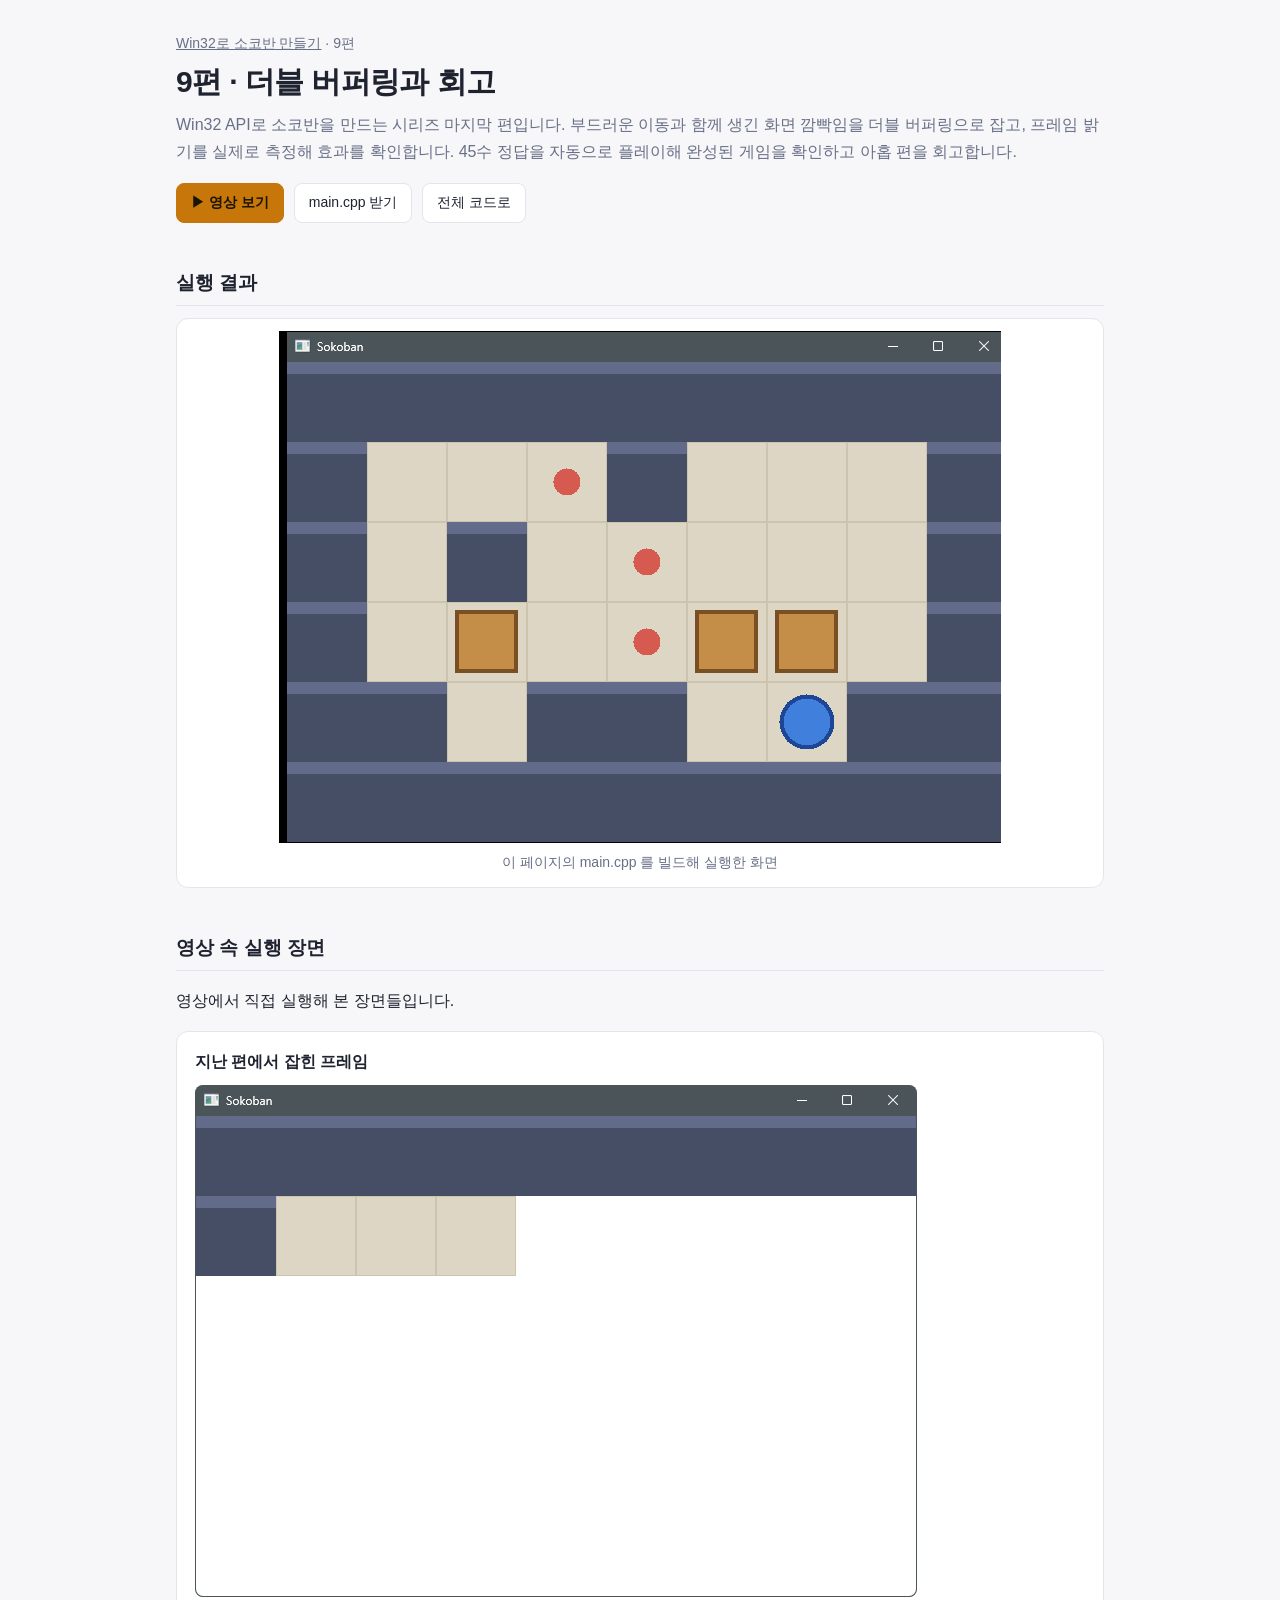
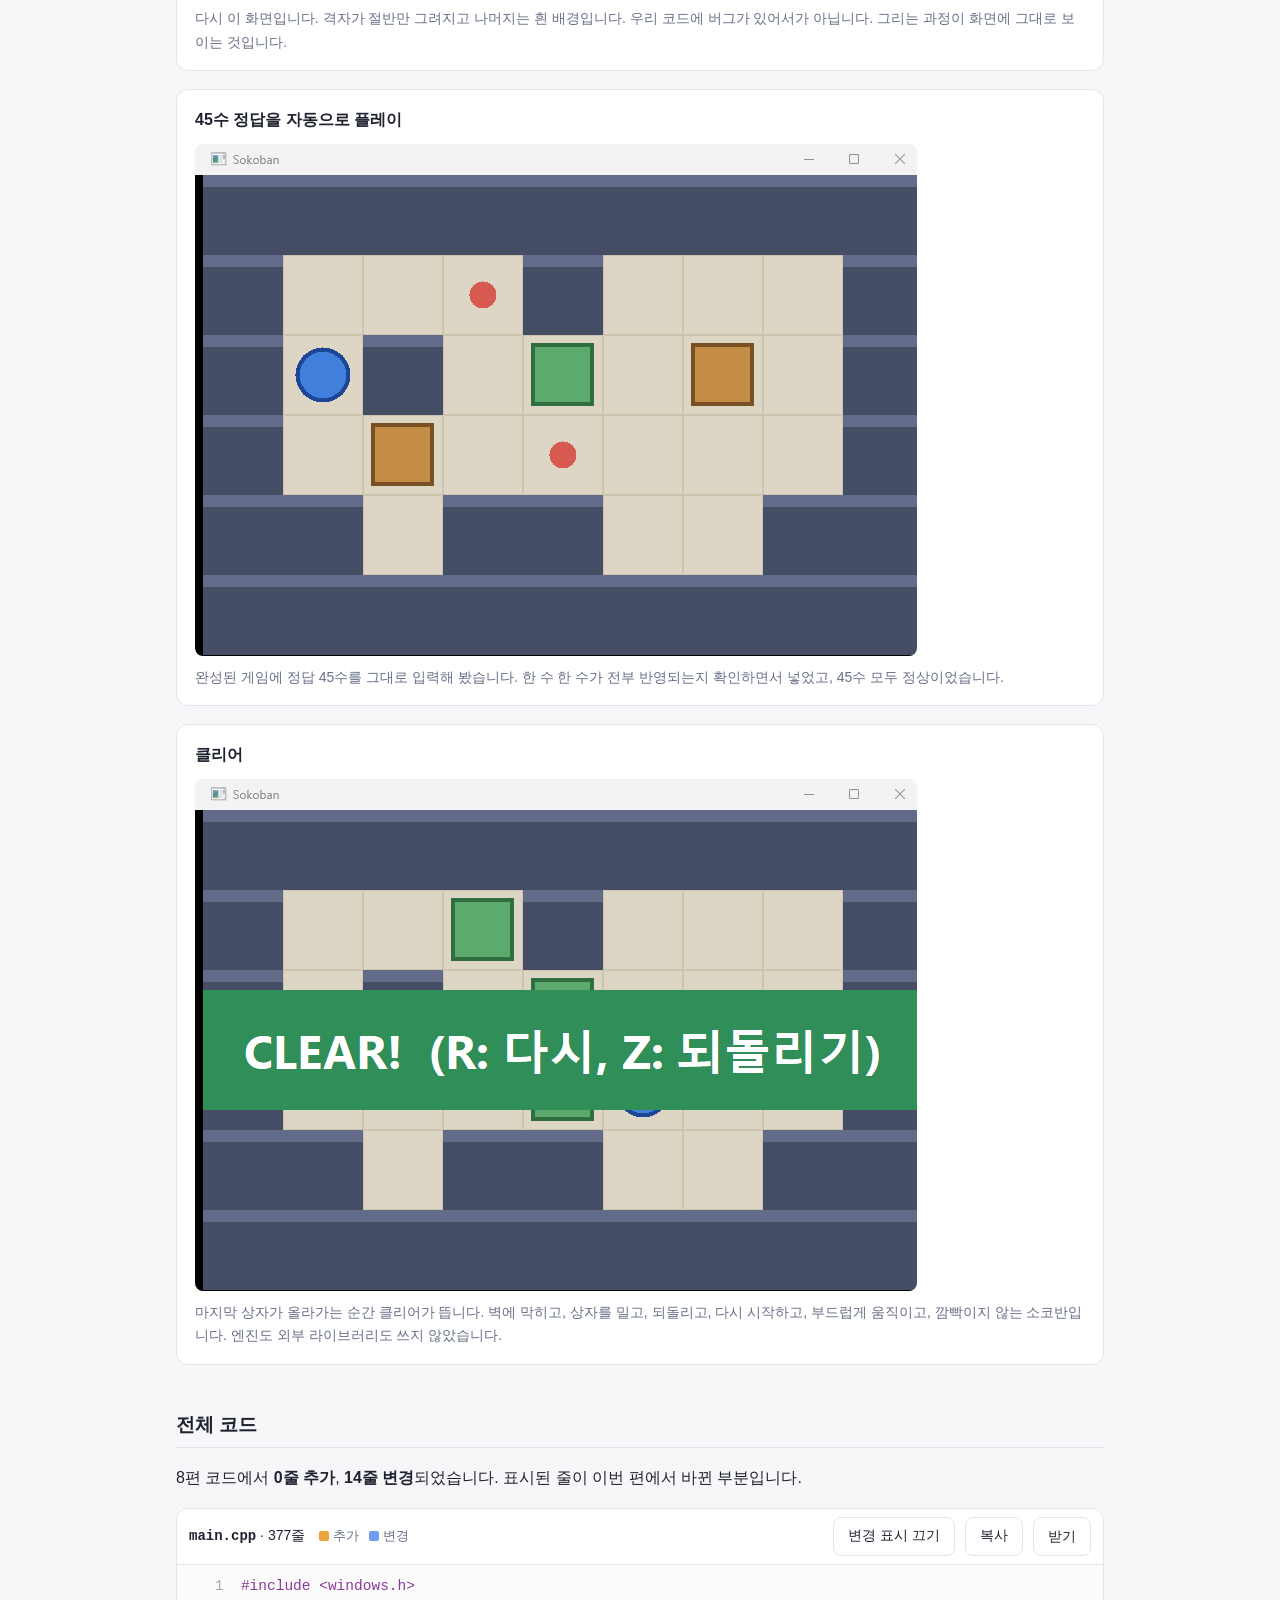
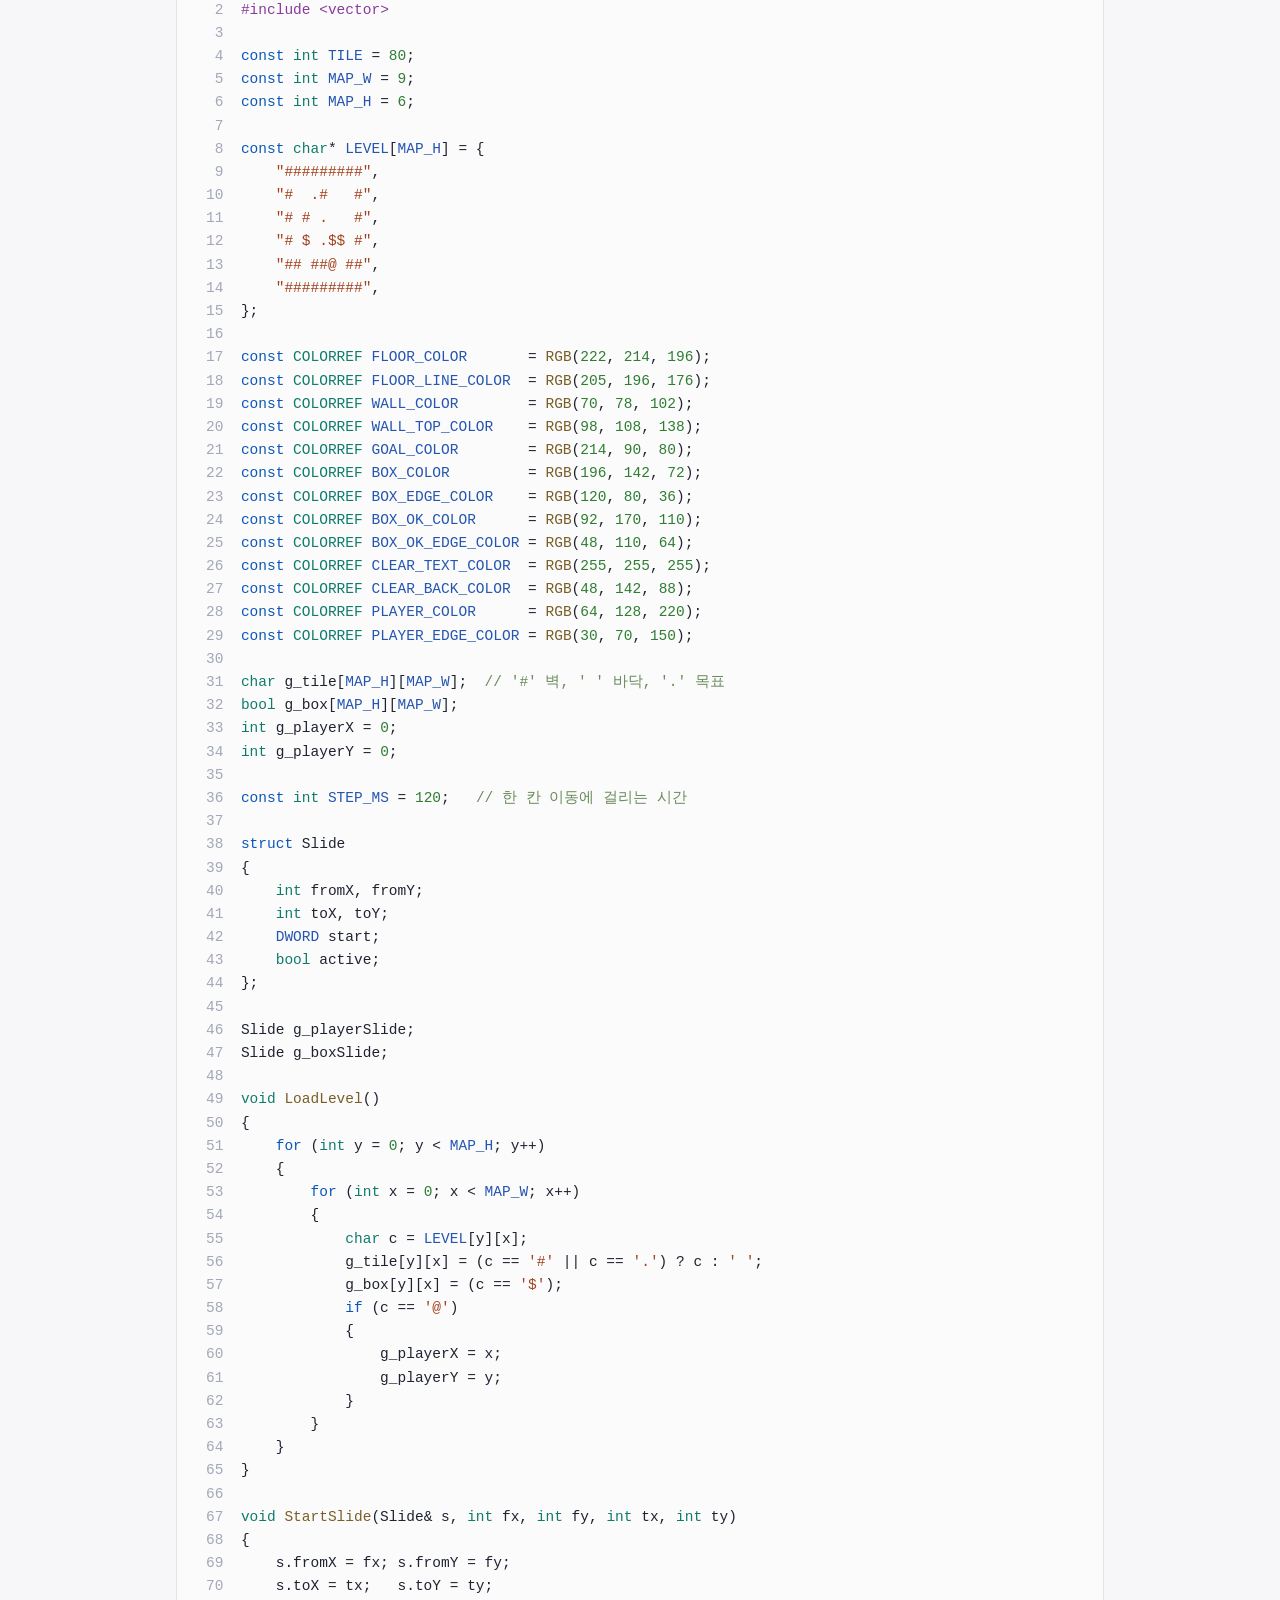
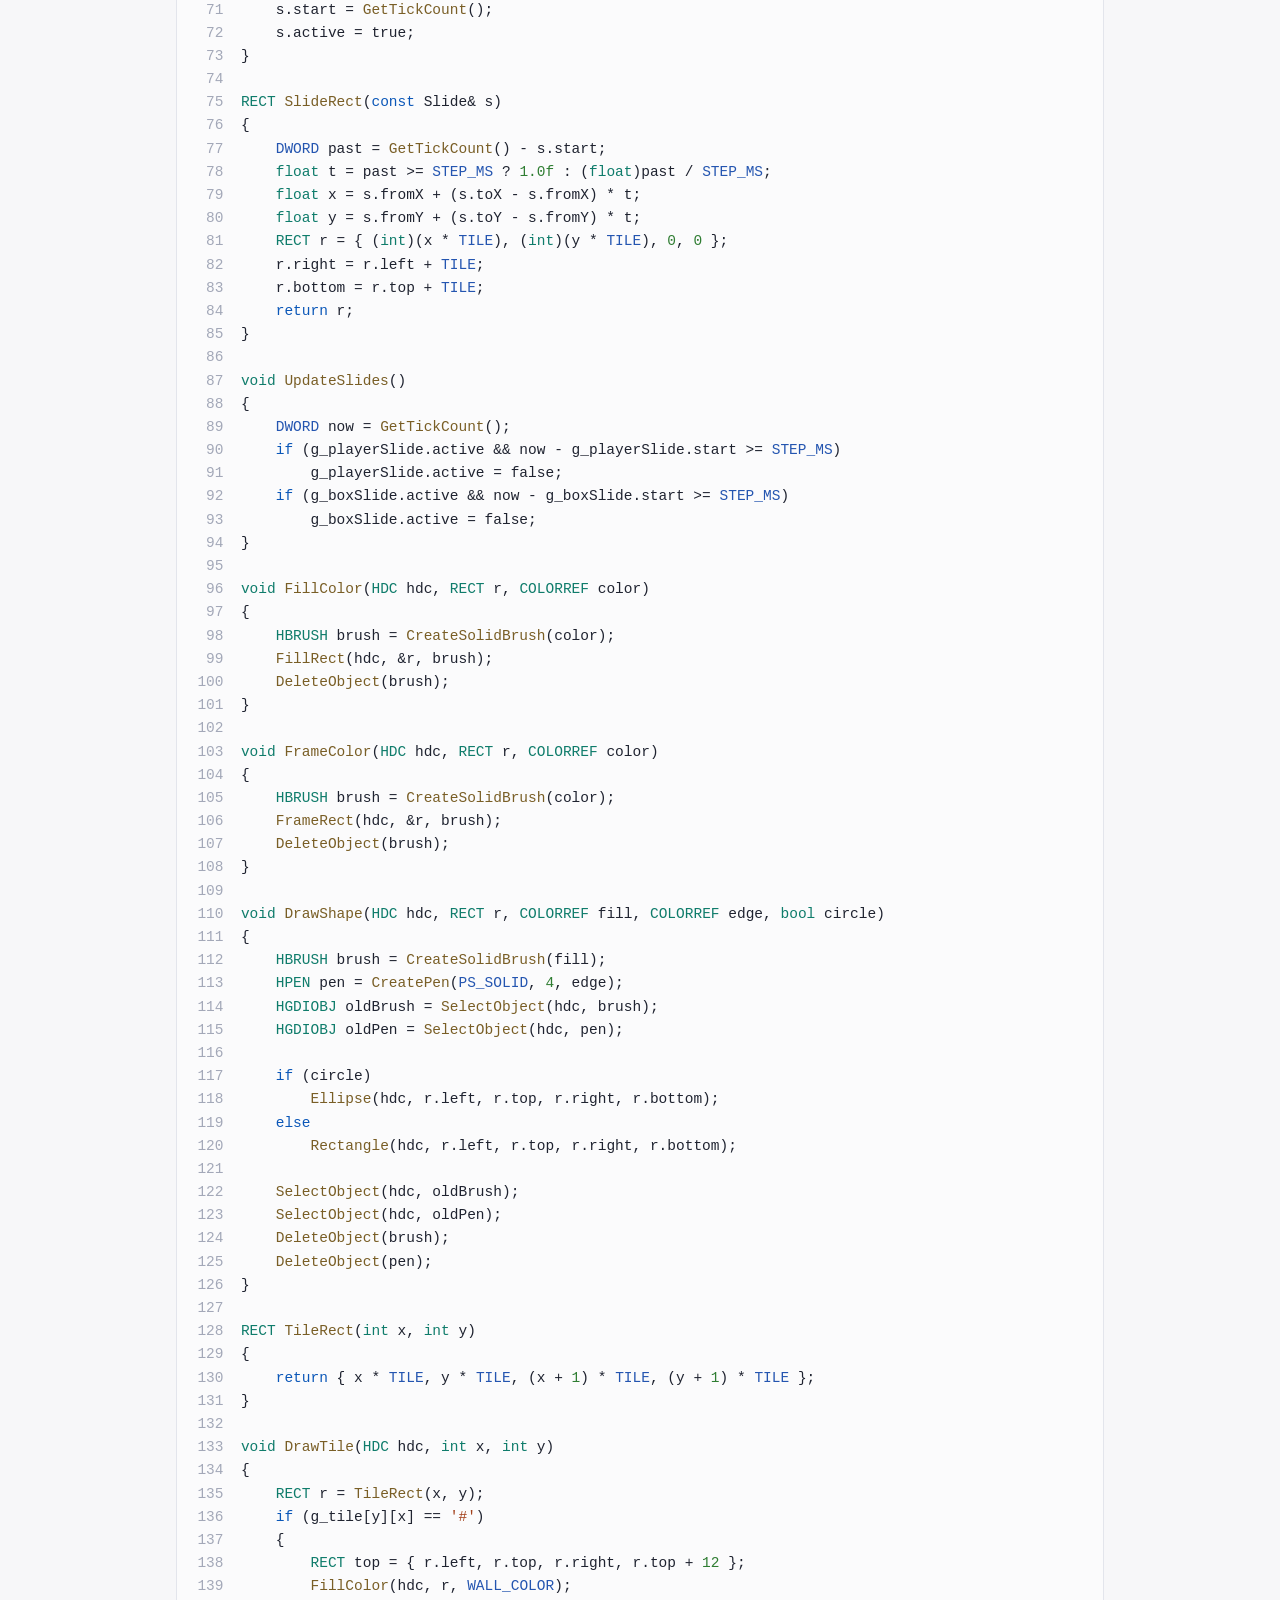
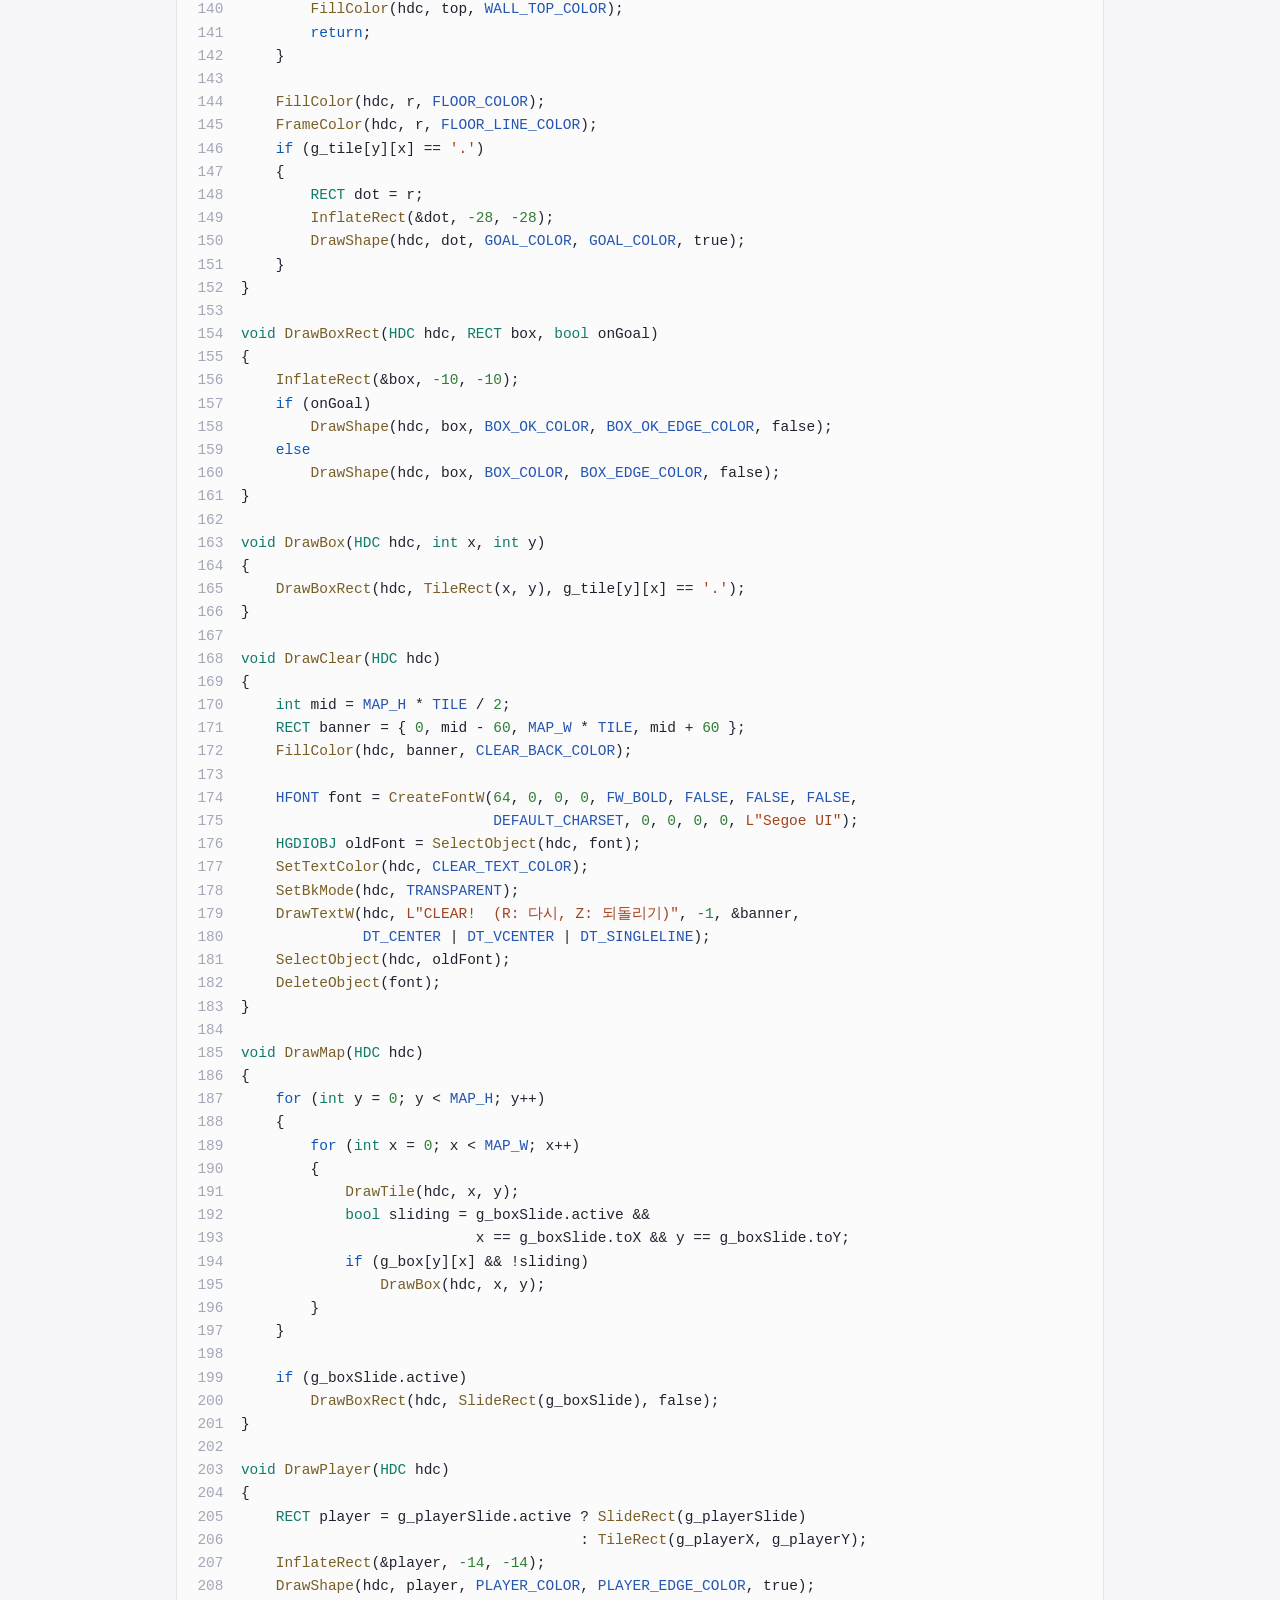
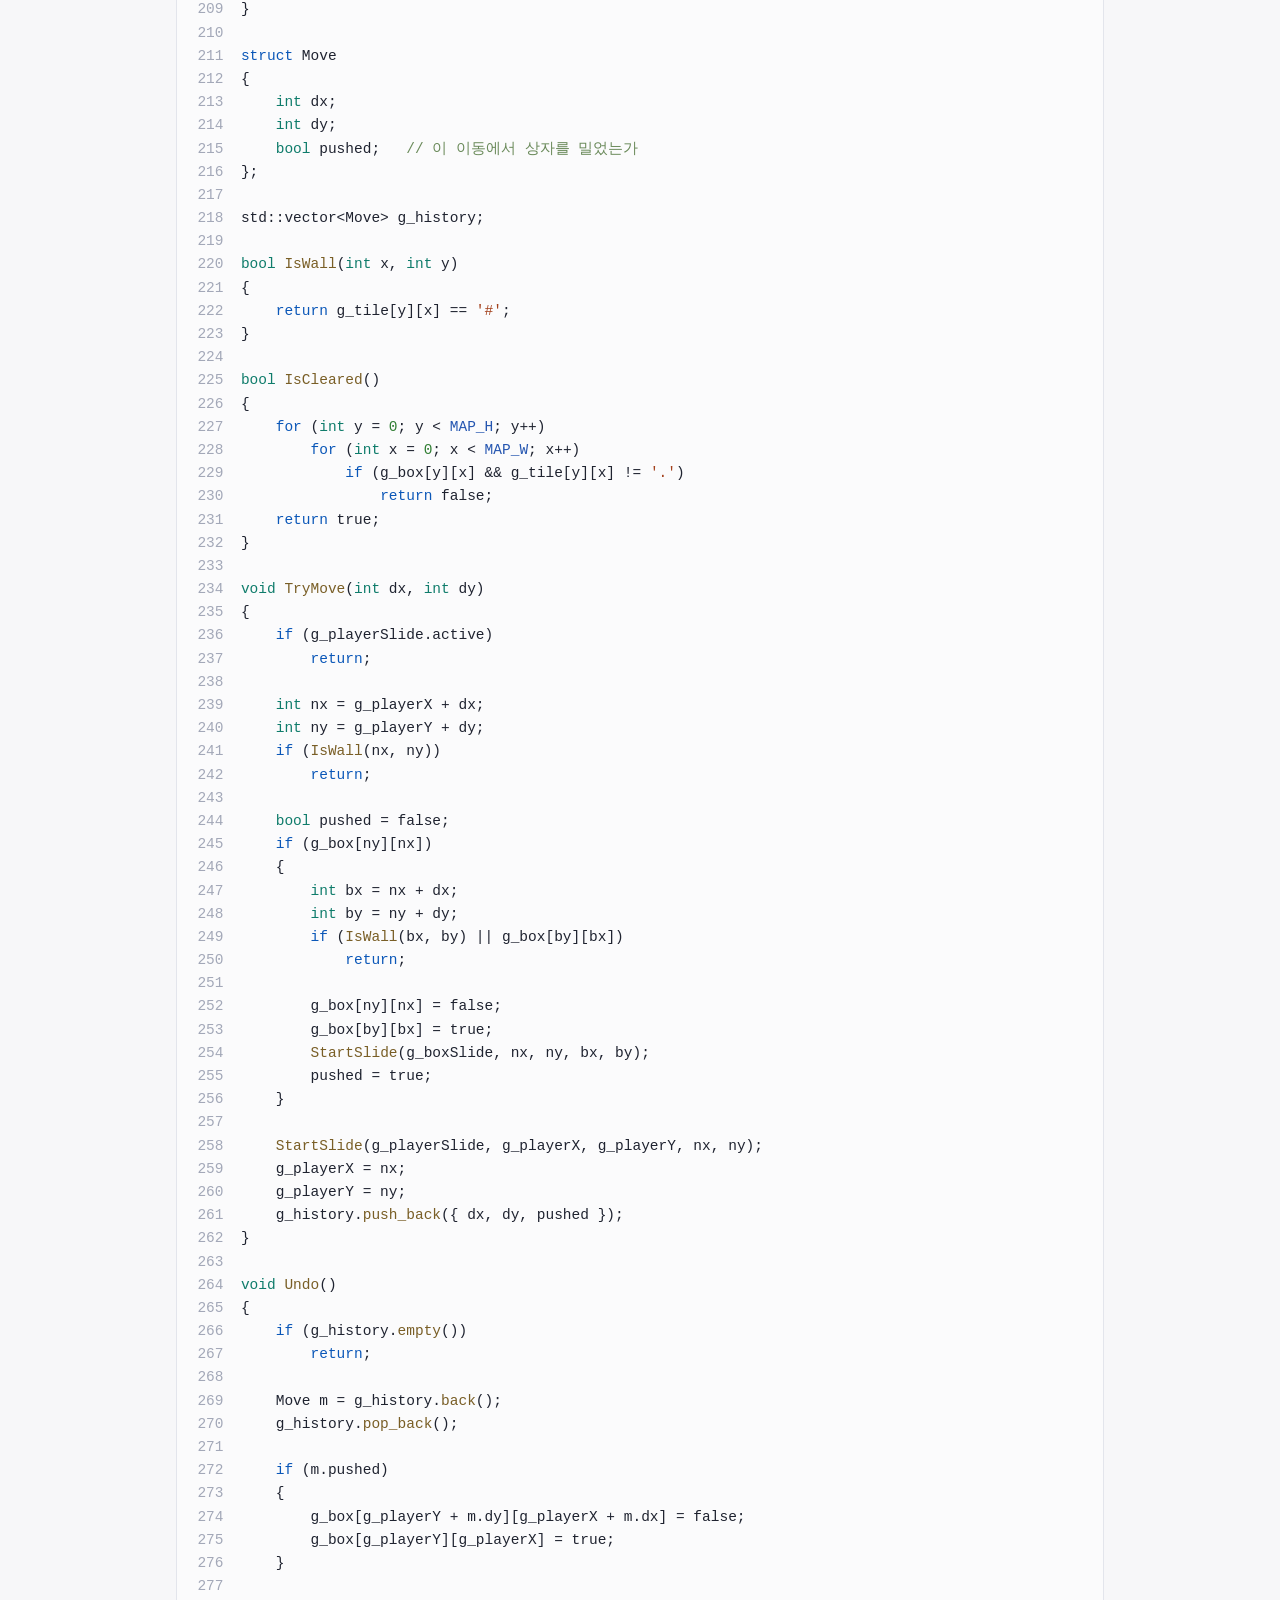
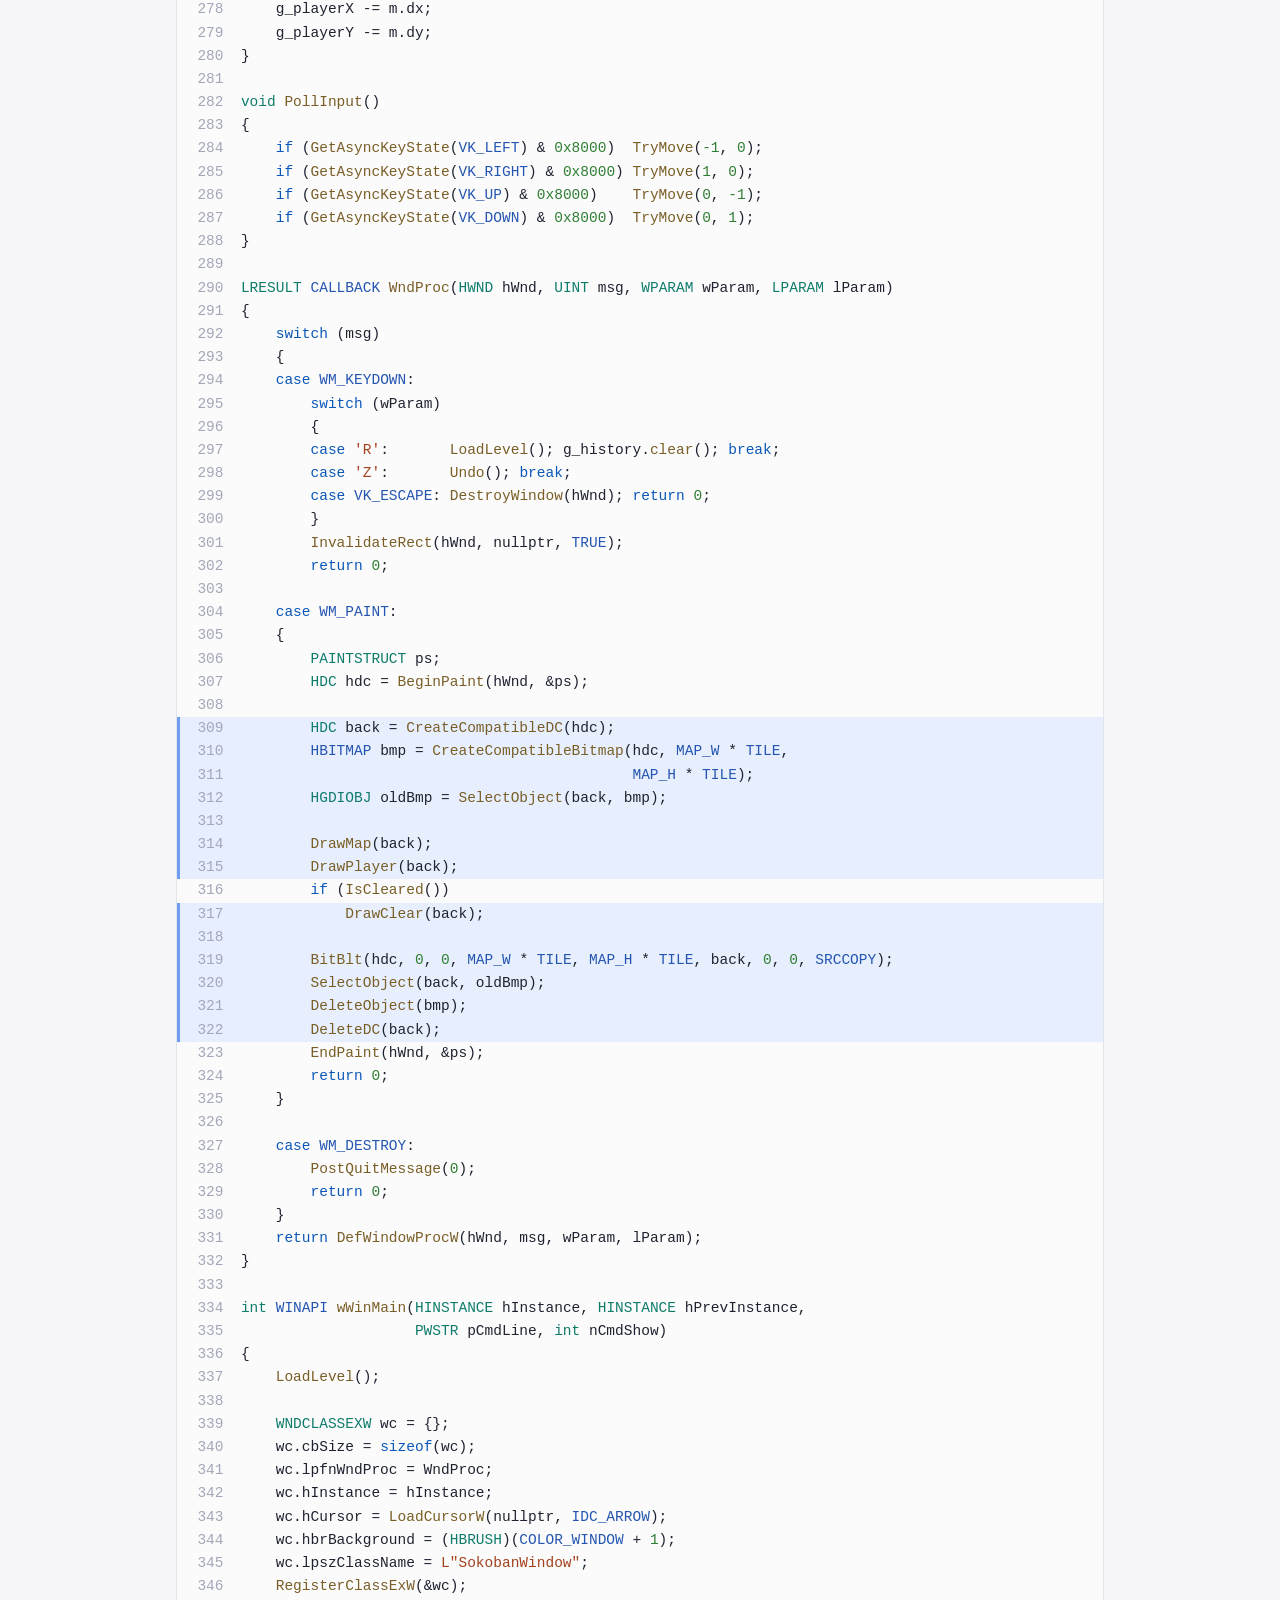
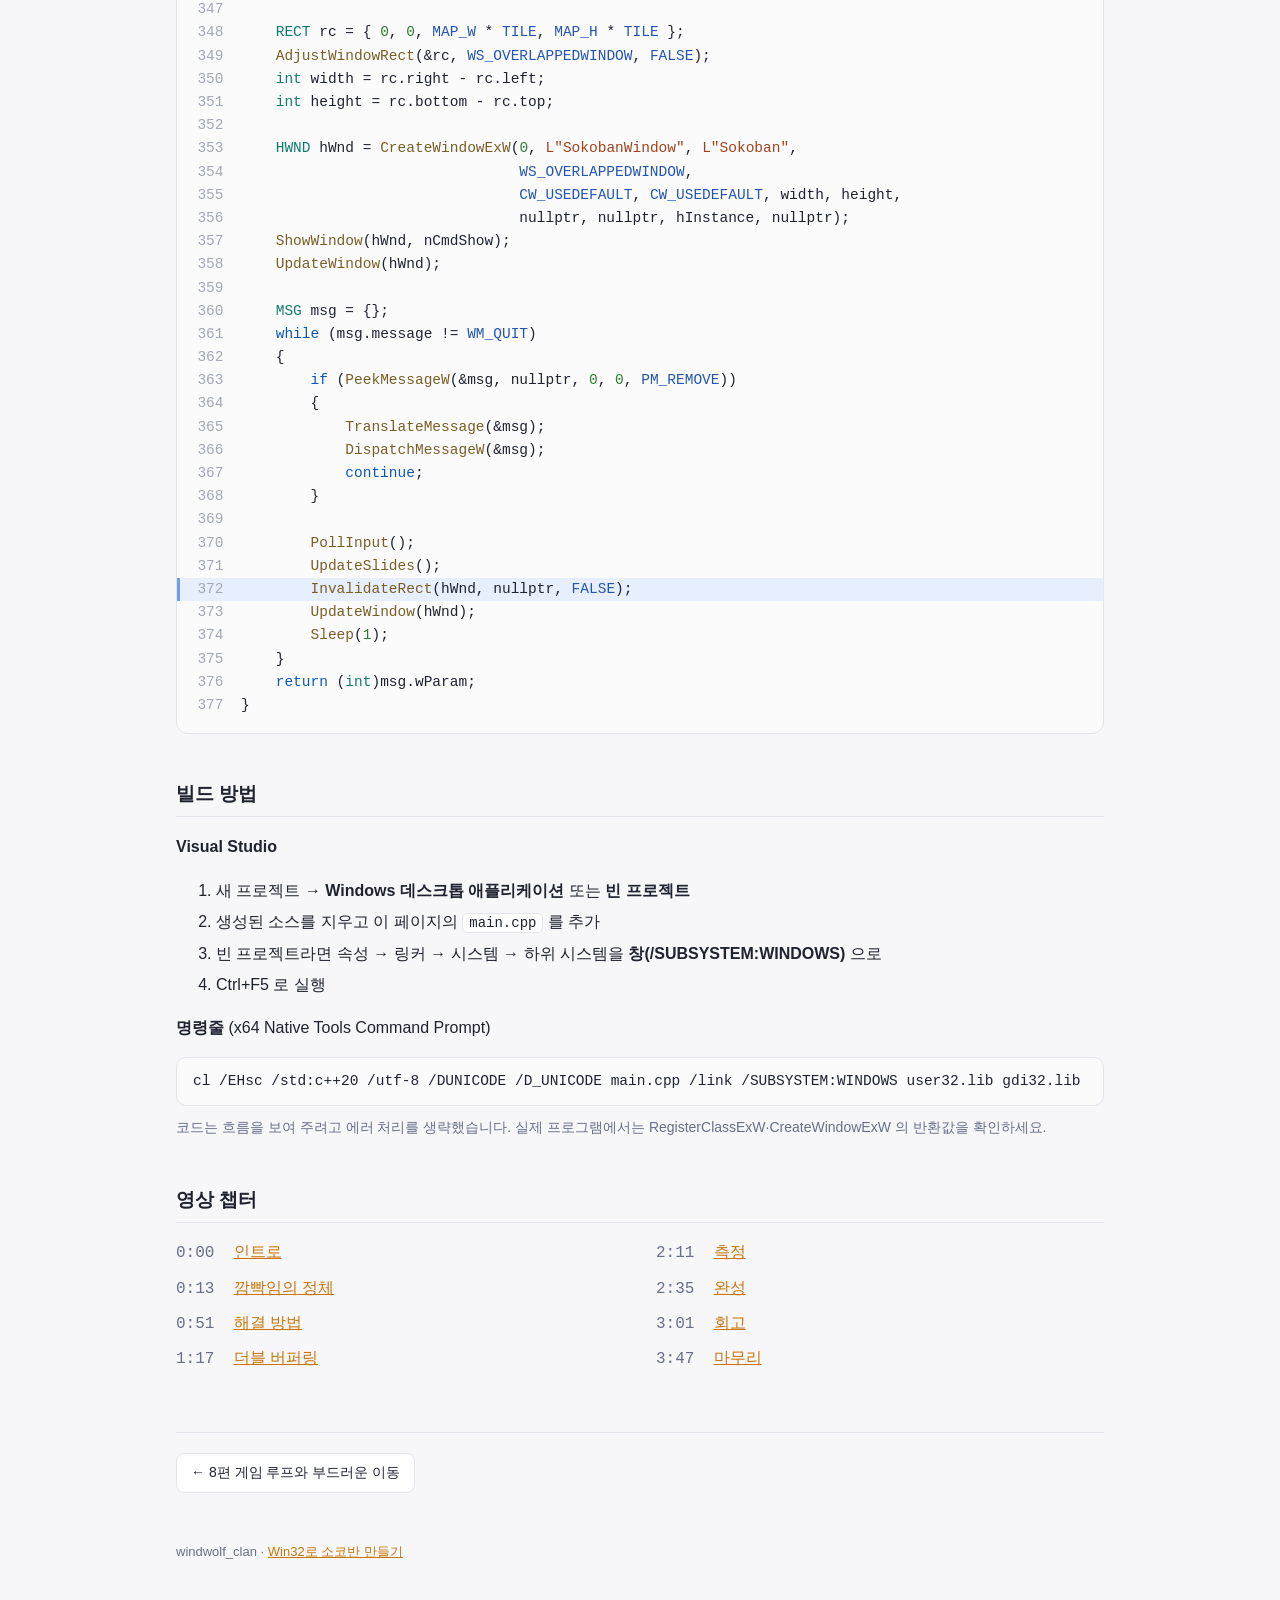
<file: sokoban/ep09/index.html>
<!doctype html>
<html lang="ko">
<head>
<meta charset="utf-8">
<meta name="viewport" content="width=device-width,initial-scale=1">
<title>Win32로 소코반 만들기 9편 - 더블 버퍼링과 회고</title>
<meta name="description" content="Win32 API로 소코반을 만드는 시리즈 마지막 편입니다. 부드러운 이동과 함께 생긴 화면 깜빡임을 더블 버퍼링으로 잡고, 프레임 밝기를 실제로 측정해 효과를 확인합니다. 45수 정답을 자동으로 플레이해 완성된 게임을 확인하고 아홉 편을 회고합니다.">
<link rel="canonical" href="https://shorts.windwolf.co.kr/sokoban/ep09/">
<meta property="og:title" content="Win32로 소코반 만들기 9편 - 더블 버퍼링과 회고">
<meta property="og:description" content="Win32 API로 소코반을 만드는 시리즈 마지막 편입니다. 부드러운 이동과 함께 생긴 화면 깜빡임을 더블 버퍼링으로 잡고, 프레임 밝기를 실제로 측정해 효과를 확인합니다. 45수 정답을 자동으로 플레이해 완성된 게임을 확인하고 아홉 편을 회고합니다.">
<meta property="og:url" content="https://shorts.windwolf.co.kr/sokoban/ep09/">
<link rel="stylesheet" href="../style.css">
</head>
<body>
<div class="wrap">
<div class="crumb"><a href="../">Win32로 소코반 만들기</a> · 9편</div>
<h1>9편 · 더블 버퍼링과 회고</h1>
<p class="lead">Win32 API로 소코반을 만드는 시리즈 마지막 편입니다. 부드러운 이동과 함께 생긴 화면 깜빡임을 더블 버퍼링으로 잡고, 프레임 밝기를 실제로 측정해 효과를 확인합니다. 45수 정답을 자동으로 플레이해 완성된 게임을 확인하고 아홉 편을 회고합니다.</p>
<div class="btns"><a class="btn primary" href="https://www.youtube.com/watch?v=4-0YMvK-s8E">▶ 영상 보기</a><a class="btn" href="main.cpp" download>main.cpp 받기</a><a class="btn" href="#code-section">전체 코드로</a></div>
<h2>실행 결과</h2><figure class="shot" style="margin:0"><img src="run.png" alt="9편 코드를 실행한 창" loading="lazy"><figcaption>이 페이지의 main.cpp 를 빌드해 실행한 화면</figcaption></figure>
<h2>영상 속 실행 장면</h2><p>영상에서 직접 실행해 본 장면들입니다.</p><figure class="scene"><h3>지난 편에서 잡힌 프레임</h3><img src="shot2.png" alt="지난 편에서 잡힌 프레임" loading="lazy"><figcaption>다시 이 화면입니다. 격자가 절반만 그려지고 나머지는 흰 배경입니다. 우리 코드에 버그가 있어서가 아닙니다. 그리는 과정이 화면에 그대로 보이는 것입니다.</figcaption></figure><figure class="scene"><h3>45수 정답을 자동으로 플레이</h3><img src="shot3.png" alt="45수 정답을 자동으로 플레이" loading="lazy"><figcaption>완성된 게임에 정답 45수를 그대로 입력해 봤습니다. 한 수 한 수가 전부 반영되는지 확인하면서 넣었고, 45수 모두 정상이었습니다.</figcaption></figure><figure class="scene"><h3>클리어</h3><img src="shot4.png" alt="클리어" loading="lazy"><figcaption>마지막 상자가 올라가는 순간 클리어가 뜹니다. 벽에 막히고, 상자를 밀고, 되돌리고, 다시 시작하고, 부드럽게 움직이고, 깜빡이지 않는 소코반입니다. 엔진도 외부 라이브러리도 쓰지 않았습니다.</figcaption></figure>
<h2 id="code-section">전체 코드</h2><p>8편 코드에서 <b>0줄 추가</b>, <b>14줄 변경</b>되었습니다. 표시된 줄이 이번 편에서 바뀐 부분입니다.</p><div class="codebox"><div class="codehead"><span><b>main.cpp</b> · 377줄 <span class="legend"><i style="background:var(--addb)"></i>추가<i style="background:var(--chgb)"></i>변경</span></span><span class="btns" style="margin:0"><button class="btn" onclick="toggleMarks(this)">변경 표시 끄기</button><button class="btn" onclick="copyCode('raw',this)">복사</button><a class="btn" href="main.cpp" download>받기</a></span></div><pre id="code"><span class="l "><span class="n">1</span><span class="pp">#</span><span class="pp">include</span> <span class="pp">&lt;windows.h&gt;</span></span><span class="l "><span class="n">2</span><span class="pp">#</span><span class="pp">include</span> <span class="pp">&lt;vector&gt;</span></span><span class="l "><span class="n">3</span></span><span class="l "><span class="n">4</span><span class="kw">const</span> <span class="ty">int</span> <span class="cs">TILE</span> = <span class="nm">80</span>;</span><span class="l "><span class="n">5</span><span class="kw">const</span> <span class="ty">int</span> <span class="cs">MAP_W</span> = <span class="nm">9</span>;</span><span class="l "><span class="n">6</span><span class="kw">const</span> <span class="ty">int</span> <span class="cs">MAP_H</span> = <span class="nm">6</span>;</span><span class="l "><span class="n">7</span></span><span class="l "><span class="n">8</span><span class="kw">const</span> <span class="ty">char</span>* <span class="cs">LEVEL</span>[<span class="cs">MAP_H</span>] = {</span><span class="l "><span class="n">9</span>    <span class="str">&quot;</span><span class="str">#########</span><span class="str">&quot;</span>,</span><span class="l "><span class="n">10</span>    <span class="str">&quot;</span><span class="str">#  .#   #</span><span class="str">&quot;</span>,</span><span class="l "><span class="n">11</span>    <span class="str">&quot;</span><span class="str"># # .   #</span><span class="str">&quot;</span>,</span><span class="l "><span class="n">12</span>    <span class="str">&quot;</span><span class="str"># $ .$$ #</span><span class="str">&quot;</span>,</span><span class="l "><span class="n">13</span>    <span class="str">&quot;</span><span class="str">## ##@ ##</span><span class="str">&quot;</span>,</span><span class="l "><span class="n">14</span>    <span class="str">&quot;</span><span class="str">#########</span><span class="str">&quot;</span>,</span><span class="l "><span class="n">15</span>};</span><span class="l "><span class="n">16</span></span><span class="l "><span class="n">17</span><span class="kw">const</span> <span class="ty">COLORREF</span> <span class="cs">FLOOR_COLOR</span>       = <span class="fn">RGB</span>(<span class="nm">222</span>, <span class="nm">214</span>, <span class="nm">196</span>);</span><span class="l "><span class="n">18</span><span class="kw">const</span> <span class="ty">COLORREF</span> <span class="cs">FLOOR_LINE_COLOR</span>  = <span class="fn">RGB</span>(<span class="nm">205</span>, <span class="nm">196</span>, <span class="nm">176</span>);</span><span class="l "><span class="n">19</span><span class="kw">const</span> <span class="ty">COLORREF</span> <span class="cs">WALL_COLOR</span>        = <span class="fn">RGB</span>(<span class="nm">70</span>, <span class="nm">78</span>, <span class="nm">102</span>);</span><span class="l "><span class="n">20</span><span class="kw">const</span> <span class="ty">COLORREF</span> <span class="cs">WALL_TOP_COLOR</span>    = <span class="fn">RGB</span>(<span class="nm">98</span>, <span class="nm">108</span>, <span class="nm">138</span>);</span><span class="l "><span class="n">21</span><span class="kw">const</span> <span class="ty">COLORREF</span> <span class="cs">GOAL_COLOR</span>        = <span class="fn">RGB</span>(<span class="nm">214</span>, <span class="nm">90</span>, <span class="nm">80</span>);</span><span class="l "><span class="n">22</span><span class="kw">const</span> <span class="ty">COLORREF</span> <span class="cs">BOX_COLOR</span>         = <span class="fn">RGB</span>(<span class="nm">196</span>, <span class="nm">142</span>, <span class="nm">72</span>);</span><span class="l "><span class="n">23</span><span class="kw">const</span> <span class="ty">COLORREF</span> <span class="cs">BOX_EDGE_COLOR</span>    = <span class="fn">RGB</span>(<span class="nm">120</span>, <span class="nm">80</span>, <span class="nm">36</span>);</span><span class="l "><span class="n">24</span><span class="kw">const</span> <span class="ty">COLORREF</span> <span class="cs">BOX_OK_COLOR</span>      = <span class="fn">RGB</span>(<span class="nm">92</span>, <span class="nm">170</span>, <span class="nm">110</span>);</span><span class="l "><span class="n">25</span><span class="kw">const</span> <span class="ty">COLORREF</span> <span class="cs">BOX_OK_EDGE_COLOR</span> = <span class="fn">RGB</span>(<span class="nm">48</span>, <span class="nm">110</span>, <span class="nm">64</span>);</span><span class="l "><span class="n">26</span><span class="kw">const</span> <span class="ty">COLORREF</span> <span class="cs">CLEAR_TEXT_COLOR</span>  = <span class="fn">RGB</span>(<span class="nm">255</span>, <span class="nm">255</span>, <span class="nm">255</span>);</span><span class="l "><span class="n">27</span><span class="kw">const</span> <span class="ty">COLORREF</span> <span class="cs">CLEAR_BACK_COLOR</span>  = <span class="fn">RGB</span>(<span class="nm">48</span>, <span class="nm">142</span>, <span class="nm">88</span>);</span><span class="l "><span class="n">28</span><span class="kw">const</span> <span class="ty">COLORREF</span> <span class="cs">PLAYER_COLOR</span>      = <span class="fn">RGB</span>(<span class="nm">64</span>, <span class="nm">128</span>, <span class="nm">220</span>);</span><span class="l "><span class="n">29</span><span class="kw">const</span> <span class="ty">COLORREF</span> <span class="cs">PLAYER_EDGE_COLOR</span> = <span class="fn">RGB</span>(<span class="nm">30</span>, <span class="nm">70</span>, <span class="nm">150</span>);</span><span class="l "><span class="n">30</span></span><span class="l "><span class="n">31</span><span class="ty">char</span> g_tile[<span class="cs">MAP_H</span>][<span class="cs">MAP_W</span>];  <span class="cm">// &#x27;#&#x27; 벽, &#x27; &#x27; 바닥, &#x27;.&#x27; 목표</span></span><span class="l "><span class="n">32</span><span class="ty">bool</span> g_box[<span class="cs">MAP_H</span>][<span class="cs">MAP_W</span>];</span><span class="l "><span class="n">33</span><span class="ty">int</span> g_playerX = <span class="nm">0</span>;</span><span class="l "><span class="n">34</span><span class="ty">int</span> g_playerY = <span class="nm">0</span>;</span><span class="l "><span class="n">35</span></span><span class="l "><span class="n">36</span><span class="kw">const</span> <span class="ty">int</span> <span class="cs">STEP_MS</span> = <span class="nm">120</span>;   <span class="cm">// 한 칸 이동에 걸리는 시간</span></span><span class="l "><span class="n">37</span></span><span class="l "><span class="n">38</span><span class="kw">struct</span> Slide</span><span class="l "><span class="n">39</span>{</span><span class="l "><span class="n">40</span>    <span class="ty">int</span> fromX, fromY;</span><span class="l "><span class="n">41</span>    <span class="ty">int</span> toX, toY;</span><span class="l "><span class="n">42</span>    <span class="cs">DWORD</span> start;</span><span class="l "><span class="n">43</span>    <span class="ty">bool</span> active;</span><span class="l "><span class="n">44</span>};</span><span class="l "><span class="n">45</span></span><span class="l "><span class="n">46</span>Slide g_playerSlide;</span><span class="l "><span class="n">47</span>Slide g_boxSlide;</span><span class="l "><span class="n">48</span></span><span class="l "><span class="n">49</span><span class="ty">void</span> <span class="fn">LoadLevel</span>()</span><span class="l "><span class="n">50</span>{</span><span class="l "><span class="n">51</span>    <span class="kw">for</span> (<span class="ty">int</span> y = <span class="nm">0</span>; y &lt; <span class="cs">MAP_H</span>; y++)</span><span class="l "><span class="n">52</span>    {</span><span class="l "><span class="n">53</span>        <span class="kw">for</span> (<span class="ty">int</span> x = <span class="nm">0</span>; x &lt; <span class="cs">MAP_W</span>; x++)</span><span class="l "><span class="n">54</span>        {</span><span class="l "><span class="n">55</span>            <span class="ty">char</span> c = <span class="cs">LEVEL</span>[y][x];</span><span class="l "><span class="n">56</span>            g_tile[y][x] = (c == <span class="str">&#x27;</span><span class="str">#</span><span class="str">&#x27;</span> || c == <span class="str">&#x27;</span><span class="str">.</span><span class="str">&#x27;</span>) ? c : <span class="str">&#x27;</span><span class="str"> </span><span class="str">&#x27;</span>;</span><span class="l "><span class="n">57</span>            g_box[y][x] = (c == <span class="str">&#x27;</span><span class="str">$</span><span class="str">&#x27;</span>);</span><span class="l "><span class="n">58</span>            <span class="kw">if</span> (c == <span class="str">&#x27;</span><span class="str">@</span><span class="str">&#x27;</span>)</span><span class="l "><span class="n">59</span>            {</span><span class="l "><span class="n">60</span>                g_playerX = x;</span><span class="l "><span class="n">61</span>                g_playerY = y;</span><span class="l "><span class="n">62</span>            }</span><span class="l "><span class="n">63</span>        }</span><span class="l "><span class="n">64</span>    }</span><span class="l "><span class="n">65</span>}</span><span class="l "><span class="n">66</span></span><span class="l "><span class="n">67</span><span class="ty">void</span> <span class="fn">StartSlide</span>(Slide&amp; s, <span class="ty">int</span> fx, <span class="ty">int</span> fy, <span class="ty">int</span> tx, <span class="ty">int</span> ty)</span><span class="l "><span class="n">68</span>{</span><span class="l "><span class="n">69</span>    s.fromX = fx; s.fromY = fy;</span><span class="l "><span class="n">70</span>    s.toX = tx;   s.toY = ty;</span><span class="l "><span class="n">71</span>    s.start = <span class="fn">GetTickCount</span>();</span><span class="l "><span class="n">72</span>    s.active = true;</span><span class="l "><span class="n">73</span>}</span><span class="l "><span class="n">74</span></span><span class="l "><span class="n">75</span><span class="ty">RECT</span> <span class="fn">SlideRect</span>(<span class="kw">const</span> Slide&amp; s)</span><span class="l "><span class="n">76</span>{</span><span class="l "><span class="n">77</span>    <span class="cs">DWORD</span> past = <span class="fn">GetTickCount</span>() - s.start;</span><span class="l "><span class="n">78</span>    <span class="ty">float</span> t = past &gt;= <span class="cs">STEP_MS</span> ? <span class="nm">1.0f</span> : (<span class="ty">float</span>)past / <span class="cs">STEP_MS</span>;</span><span class="l "><span class="n">79</span>    <span class="ty">float</span> x = s.fromX + (s.toX - s.fromX) * t;</span><span class="l "><span class="n">80</span>    <span class="ty">float</span> y = s.fromY + (s.toY - s.fromY) * t;</span><span class="l "><span class="n">81</span>    <span class="ty">RECT</span> r = { (<span class="ty">int</span>)(x * <span class="cs">TILE</span>), (<span class="ty">int</span>)(y * <span class="cs">TILE</span>), <span class="nm">0</span>, <span class="nm">0</span> };</span><span class="l "><span class="n">82</span>    r.right = r.left + <span class="cs">TILE</span>;</span><span class="l "><span class="n">83</span>    r.bottom = r.top + <span class="cs">TILE</span>;</span><span class="l "><span class="n">84</span>    <span class="kw">return</span> r;</span><span class="l "><span class="n">85</span>}</span><span class="l "><span class="n">86</span></span><span class="l "><span class="n">87</span><span class="ty">void</span> <span class="fn">UpdateSlides</span>()</span><span class="l "><span class="n">88</span>{</span><span class="l "><span class="n">89</span>    <span class="cs">DWORD</span> now = <span class="fn">GetTickCount</span>();</span><span class="l "><span class="n">90</span>    <span class="kw">if</span> (g_playerSlide.active &amp;&amp; now - g_playerSlide.start &gt;= <span class="cs">STEP_MS</span>)</span><span class="l "><span class="n">91</span>        g_playerSlide.active = false;</span><span class="l "><span class="n">92</span>    <span class="kw">if</span> (g_boxSlide.active &amp;&amp; now - g_boxSlide.start &gt;= <span class="cs">STEP_MS</span>)</span><span class="l "><span class="n">93</span>        g_boxSlide.active = false;</span><span class="l "><span class="n">94</span>}</span><span class="l "><span class="n">95</span></span><span class="l "><span class="n">96</span><span class="ty">void</span> <span class="fn">FillColor</span>(<span class="ty">HDC</span> hdc, <span class="ty">RECT</span> r, <span class="ty">COLORREF</span> color)</span><span class="l "><span class="n">97</span>{</span><span class="l "><span class="n">98</span>    <span class="ty">HBRUSH</span> brush = <span class="fn">CreateSolidBrush</span>(color);</span><span class="l "><span class="n">99</span>    <span class="fn">FillRect</span>(hdc, &amp;r, brush);</span><span class="l "><span class="n">100</span>    <span class="fn">DeleteObject</span>(brush);</span><span class="l "><span class="n">101</span>}</span><span class="l "><span class="n">102</span></span><span class="l "><span class="n">103</span><span class="ty">void</span> <span class="fn">FrameColor</span>(<span class="ty">HDC</span> hdc, <span class="ty">RECT</span> r, <span class="ty">COLORREF</span> color)</span><span class="l "><span class="n">104</span>{</span><span class="l "><span class="n">105</span>    <span class="ty">HBRUSH</span> brush = <span class="fn">CreateSolidBrush</span>(color);</span><span class="l "><span class="n">106</span>    <span class="fn">FrameRect</span>(hdc, &amp;r, brush);</span><span class="l "><span class="n">107</span>    <span class="fn">DeleteObject</span>(brush);</span><span class="l "><span class="n">108</span>}</span><span class="l "><span class="n">109</span></span><span class="l "><span class="n">110</span><span class="ty">void</span> <span class="fn">DrawShape</span>(<span class="ty">HDC</span> hdc, <span class="ty">RECT</span> r, <span class="ty">COLORREF</span> fill, <span class="ty">COLORREF</span> edge, <span class="ty">bool</span> circle)</span><span class="l "><span class="n">111</span>{</span><span class="l "><span class="n">112</span>    <span class="ty">HBRUSH</span> brush = <span class="fn">CreateSolidBrush</span>(fill);</span><span class="l "><span class="n">113</span>    <span class="ty">HPEN</span> pen = <span class="fn">CreatePen</span>(<span class="cs">PS_SOLID</span>, <span class="nm">4</span>, edge);</span><span class="l "><span class="n">114</span>    <span class="ty">HGDIOBJ</span> oldBrush = <span class="fn">SelectObject</span>(hdc, brush);</span><span class="l "><span class="n">115</span>    <span class="ty">HGDIOBJ</span> oldPen = <span class="fn">SelectObject</span>(hdc, pen);</span><span class="l "><span class="n">116</span></span><span class="l "><span class="n">117</span>    <span class="kw">if</span> (circle)</span><span class="l "><span class="n">118</span>        <span class="fn">Ellipse</span>(hdc, r.left, r.top, r.right, r.bottom);</span><span class="l "><span class="n">119</span>    <span class="kw">else</span></span><span class="l "><span class="n">120</span>        <span class="fn">Rectangle</span>(hdc, r.left, r.top, r.right, r.bottom);</span><span class="l "><span class="n">121</span></span><span class="l "><span class="n">122</span>    <span class="fn">SelectObject</span>(hdc, oldBrush);</span><span class="l "><span class="n">123</span>    <span class="fn">SelectObject</span>(hdc, oldPen);</span><span class="l "><span class="n">124</span>    <span class="fn">DeleteObject</span>(brush);</span><span class="l "><span class="n">125</span>    <span class="fn">DeleteObject</span>(pen);</span><span class="l "><span class="n">126</span>}</span><span class="l "><span class="n">127</span></span><span class="l "><span class="n">128</span><span class="ty">RECT</span> <span class="fn">TileRect</span>(<span class="ty">int</span> x, <span class="ty">int</span> y)</span><span class="l "><span class="n">129</span>{</span><span class="l "><span class="n">130</span>    <span class="kw">return</span> { x * <span class="cs">TILE</span>, y * <span class="cs">TILE</span>, (x + <span class="nm">1</span>) * <span class="cs">TILE</span>, (y + <span class="nm">1</span>) * <span class="cs">TILE</span> };</span><span class="l "><span class="n">131</span>}</span><span class="l "><span class="n">132</span></span><span class="l "><span class="n">133</span><span class="ty">void</span> <span class="fn">DrawTile</span>(<span class="ty">HDC</span> hdc, <span class="ty">int</span> x, <span class="ty">int</span> y)</span><span class="l "><span class="n">134</span>{</span><span class="l "><span class="n">135</span>    <span class="ty">RECT</span> r = <span class="fn">TileRect</span>(x, y);</span><span class="l "><span class="n">136</span>    <span class="kw">if</span> (g_tile[y][x] == <span class="str">&#x27;</span><span class="str">#</span><span class="str">&#x27;</span>)</span><span class="l "><span class="n">137</span>    {</span><span class="l "><span class="n">138</span>        <span class="ty">RECT</span> top = { r.left, r.top, r.right, r.top + <span class="nm">12</span> };</span><span class="l "><span class="n">139</span>        <span class="fn">FillColor</span>(hdc, r, <span class="cs">WALL_COLOR</span>);</span><span class="l "><span class="n">140</span>        <span class="fn">FillColor</span>(hdc, top, <span class="cs">WALL_TOP_COLOR</span>);</span><span class="l "><span class="n">141</span>        <span class="kw">return</span>;</span><span class="l "><span class="n">142</span>    }</span><span class="l "><span class="n">143</span></span><span class="l "><span class="n">144</span>    <span class="fn">FillColor</span>(hdc, r, <span class="cs">FLOOR_COLOR</span>);</span><span class="l "><span class="n">145</span>    <span class="fn">FrameColor</span>(hdc, r, <span class="cs">FLOOR_LINE_COLOR</span>);</span><span class="l "><span class="n">146</span>    <span class="kw">if</span> (g_tile[y][x] == <span class="str">&#x27;</span><span class="str">.</span><span class="str">&#x27;</span>)</span><span class="l "><span class="n">147</span>    {</span><span class="l "><span class="n">148</span>        <span class="ty">RECT</span> dot = r;</span><span class="l "><span class="n">149</span>        <span class="fn">InflateRect</span>(&amp;dot, <span class="nm">-28</span>, <span class="nm">-28</span>);</span><span class="l "><span class="n">150</span>        <span class="fn">DrawShape</span>(hdc, dot, <span class="cs">GOAL_COLOR</span>, <span class="cs">GOAL_COLOR</span>, true);</span><span class="l "><span class="n">151</span>    }</span><span class="l "><span class="n">152</span>}</span><span class="l "><span class="n">153</span></span><span class="l "><span class="n">154</span><span class="ty">void</span> <span class="fn">DrawBoxRect</span>(<span class="ty">HDC</span> hdc, <span class="ty">RECT</span> box, <span class="ty">bool</span> onGoal)</span><span class="l "><span class="n">155</span>{</span><span class="l "><span class="n">156</span>    <span class="fn">InflateRect</span>(&amp;box, <span class="nm">-10</span>, <span class="nm">-10</span>);</span><span class="l "><span class="n">157</span>    <span class="kw">if</span> (onGoal)</span><span class="l "><span class="n">158</span>        <span class="fn">DrawShape</span>(hdc, box, <span class="cs">BOX_OK_COLOR</span>, <span class="cs">BOX_OK_EDGE_COLOR</span>, false);</span><span class="l "><span class="n">159</span>    <span class="kw">else</span></span><span class="l "><span class="n">160</span>        <span class="fn">DrawShape</span>(hdc, box, <span class="cs">BOX_COLOR</span>, <span class="cs">BOX_EDGE_COLOR</span>, false);</span><span class="l "><span class="n">161</span>}</span><span class="l "><span class="n">162</span></span><span class="l "><span class="n">163</span><span class="ty">void</span> <span class="fn">DrawBox</span>(<span class="ty">HDC</span> hdc, <span class="ty">int</span> x, <span class="ty">int</span> y)</span><span class="l "><span class="n">164</span>{</span><span class="l "><span class="n">165</span>    <span class="fn">DrawBoxRect</span>(hdc, <span class="fn">TileRect</span>(x, y), g_tile[y][x] == <span class="str">&#x27;</span><span class="str">.</span><span class="str">&#x27;</span>);</span><span class="l "><span class="n">166</span>}</span><span class="l "><span class="n">167</span></span><span class="l "><span class="n">168</span><span class="ty">void</span> <span class="fn">DrawClear</span>(<span class="ty">HDC</span> hdc)</span><span class="l "><span class="n">169</span>{</span><span class="l "><span class="n">170</span>    <span class="ty">int</span> mid = <span class="cs">MAP_H</span> * <span class="cs">TILE</span> / <span class="nm">2</span>;</span><span class="l "><span class="n">171</span>    <span class="ty">RECT</span> banner = { <span class="nm">0</span>, mid - <span class="nm">60</span>, <span class="cs">MAP_W</span> * <span class="cs">TILE</span>, mid + <span class="nm">60</span> };</span><span class="l "><span class="n">172</span>    <span class="fn">FillColor</span>(hdc, banner, <span class="cs">CLEAR_BACK_COLOR</span>);</span><span class="l "><span class="n">173</span></span><span class="l "><span class="n">174</span>    <span class="cs">HFONT</span> font = <span class="fn">CreateFontW</span>(<span class="nm">64</span>, <span class="nm">0</span>, <span class="nm">0</span>, <span class="nm">0</span>, <span class="cs">FW_BOLD</span>, <span class="cs">FALSE</span>, <span class="cs">FALSE</span>, <span class="cs">FALSE</span>,</span><span class="l "><span class="n">175</span>                             <span class="cs">DEFAULT_CHARSET</span>, <span class="nm">0</span>, <span class="nm">0</span>, <span class="nm">0</span>, <span class="nm">0</span>, <span class="str">L</span><span class="str">&quot;</span><span class="str">Segoe UI</span><span class="str">&quot;</span>);</span><span class="l "><span class="n">176</span>    <span class="ty">HGDIOBJ</span> oldFont = <span class="fn">SelectObject</span>(hdc, font);</span><span class="l "><span class="n">177</span>    <span class="fn">SetTextColor</span>(hdc, <span class="cs">CLEAR_TEXT_COLOR</span>);</span><span class="l "><span class="n">178</span>    <span class="fn">SetBkMode</span>(hdc, <span class="cs">TRANSPARENT</span>);</span><span class="l "><span class="n">179</span>    <span class="fn">DrawTextW</span>(hdc, <span class="str">L</span><span class="str">&quot;</span><span class="str">CLEAR!  (R: 다시, Z: 되돌리기)</span><span class="str">&quot;</span>, <span class="nm">-1</span>, &amp;banner,</span><span class="l "><span class="n">180</span>              <span class="cs">DT_CENTER</span> | <span class="cs">DT_VCENTER</span> | <span class="cs">DT_SINGLELINE</span>);</span><span class="l "><span class="n">181</span>    <span class="fn">SelectObject</span>(hdc, oldFont);</span><span class="l "><span class="n">182</span>    <span class="fn">DeleteObject</span>(font);</span><span class="l "><span class="n">183</span>}</span><span class="l "><span class="n">184</span></span><span class="l "><span class="n">185</span><span class="ty">void</span> <span class="fn">DrawMap</span>(<span class="ty">HDC</span> hdc)</span><span class="l "><span class="n">186</span>{</span><span class="l "><span class="n">187</span>    <span class="kw">for</span> (<span class="ty">int</span> y = <span class="nm">0</span>; y &lt; <span class="cs">MAP_H</span>; y++)</span><span class="l "><span class="n">188</span>    {</span><span class="l "><span class="n">189</span>        <span class="kw">for</span> (<span class="ty">int</span> x = <span class="nm">0</span>; x &lt; <span class="cs">MAP_W</span>; x++)</span><span class="l "><span class="n">190</span>        {</span><span class="l "><span class="n">191</span>            <span class="fn">DrawTile</span>(hdc, x, y);</span><span class="l "><span class="n">192</span>            <span class="ty">bool</span> sliding = g_boxSlide.active &amp;&amp;</span><span class="l "><span class="n">193</span>                           x == g_boxSlide.toX &amp;&amp; y == g_boxSlide.toY;</span><span class="l "><span class="n">194</span>            <span class="kw">if</span> (g_box[y][x] &amp;&amp; !sliding)</span><span class="l "><span class="n">195</span>                <span class="fn">DrawBox</span>(hdc, x, y);</span><span class="l "><span class="n">196</span>        }</span><span class="l "><span class="n">197</span>    }</span><span class="l "><span class="n">198</span></span><span class="l "><span class="n">199</span>    <span class="kw">if</span> (g_boxSlide.active)</span><span class="l "><span class="n">200</span>        <span class="fn">DrawBoxRect</span>(hdc, <span class="fn">SlideRect</span>(g_boxSlide), false);</span><span class="l "><span class="n">201</span>}</span><span class="l "><span class="n">202</span></span><span class="l "><span class="n">203</span><span class="ty">void</span> <span class="fn">DrawPlayer</span>(<span class="ty">HDC</span> hdc)</span><span class="l "><span class="n">204</span>{</span><span class="l "><span class="n">205</span>    <span class="ty">RECT</span> player = g_playerSlide.active ? <span class="fn">SlideRect</span>(g_playerSlide)</span><span class="l "><span class="n">206</span>                                       : <span class="fn">TileRect</span>(g_playerX, g_playerY);</span><span class="l "><span class="n">207</span>    <span class="fn">InflateRect</span>(&amp;player, <span class="nm">-14</span>, <span class="nm">-14</span>);</span><span class="l "><span class="n">208</span>    <span class="fn">DrawShape</span>(hdc, player, <span class="cs">PLAYER_COLOR</span>, <span class="cs">PLAYER_EDGE_COLOR</span>, true);</span><span class="l "><span class="n">209</span>}</span><span class="l "><span class="n">210</span></span><span class="l "><span class="n">211</span><span class="kw">struct</span> Move</span><span class="l "><span class="n">212</span>{</span><span class="l "><span class="n">213</span>    <span class="ty">int</span> dx;</span><span class="l "><span class="n">214</span>    <span class="ty">int</span> dy;</span><span class="l "><span class="n">215</span>    <span class="ty">bool</span> pushed;   <span class="cm">// 이 이동에서 상자를 밀었는가</span></span><span class="l "><span class="n">216</span>};</span><span class="l "><span class="n">217</span></span><span class="l "><span class="n">218</span>std::vector&lt;Move&gt; g_history;</span><span class="l "><span class="n">219</span></span><span class="l "><span class="n">220</span><span class="ty">bool</span> <span class="fn">IsWall</span>(<span class="ty">int</span> x, <span class="ty">int</span> y)</span><span class="l "><span class="n">221</span>{</span><span class="l "><span class="n">222</span>    <span class="kw">return</span> g_tile[y][x] == <span class="str">&#x27;</span><span class="str">#</span><span class="str">&#x27;</span>;</span><span class="l "><span class="n">223</span>}</span><span class="l "><span class="n">224</span></span><span class="l "><span class="n">225</span><span class="ty">bool</span> <span class="fn">IsCleared</span>()</span><span class="l "><span class="n">226</span>{</span><span class="l "><span class="n">227</span>    <span class="kw">for</span> (<span class="ty">int</span> y = <span class="nm">0</span>; y &lt; <span class="cs">MAP_H</span>; y++)</span><span class="l "><span class="n">228</span>        <span class="kw">for</span> (<span class="ty">int</span> x = <span class="nm">0</span>; x &lt; <span class="cs">MAP_W</span>; x++)</span><span class="l "><span class="n">229</span>            <span class="kw">if</span> (g_box[y][x] &amp;&amp; g_tile[y][x] != <span class="str">&#x27;</span><span class="str">.</span><span class="str">&#x27;</span>)</span><span class="l "><span class="n">230</span>                <span class="kw">return</span> false;</span><span class="l "><span class="n">231</span>    <span class="kw">return</span> true;</span><span class="l "><span class="n">232</span>}</span><span class="l "><span class="n">233</span></span><span class="l "><span class="n">234</span><span class="ty">void</span> <span class="fn">TryMove</span>(<span class="ty">int</span> dx, <span class="ty">int</span> dy)</span><span class="l "><span class="n">235</span>{</span><span class="l "><span class="n">236</span>    <span class="kw">if</span> (g_playerSlide.active)</span><span class="l "><span class="n">237</span>        <span class="kw">return</span>;</span><span class="l "><span class="n">238</span></span><span class="l "><span class="n">239</span>    <span class="ty">int</span> nx = g_playerX + dx;</span><span class="l "><span class="n">240</span>    <span class="ty">int</span> ny = g_playerY + dy;</span><span class="l "><span class="n">241</span>    <span class="kw">if</span> (<span class="fn">IsWall</span>(nx, ny))</span><span class="l "><span class="n">242</span>        <span class="kw">return</span>;</span><span class="l "><span class="n">243</span></span><span class="l "><span class="n">244</span>    <span class="ty">bool</span> pushed = false;</span><span class="l "><span class="n">245</span>    <span class="kw">if</span> (g_box[ny][nx])</span><span class="l "><span class="n">246</span>    {</span><span class="l "><span class="n">247</span>        <span class="ty">int</span> bx = nx + dx;</span><span class="l "><span class="n">248</span>        <span class="ty">int</span> by = ny + dy;</span><span class="l "><span class="n">249</span>        <span class="kw">if</span> (<span class="fn">IsWall</span>(bx, by) || g_box[by][bx])</span><span class="l "><span class="n">250</span>            <span class="kw">return</span>;</span><span class="l "><span class="n">251</span></span><span class="l "><span class="n">252</span>        g_box[ny][nx] = false;</span><span class="l "><span class="n">253</span>        g_box[by][bx] = true;</span><span class="l "><span class="n">254</span>        <span class="fn">StartSlide</span>(g_boxSlide, nx, ny, bx, by);</span><span class="l "><span class="n">255</span>        pushed = true;</span><span class="l "><span class="n">256</span>    }</span><span class="l "><span class="n">257</span></span><span class="l "><span class="n">258</span>    <span class="fn">StartSlide</span>(g_playerSlide, g_playerX, g_playerY, nx, ny);</span><span class="l "><span class="n">259</span>    g_playerX = nx;</span><span class="l "><span class="n">260</span>    g_playerY = ny;</span><span class="l "><span class="n">261</span>    g_history.<span class="fn">push_back</span>({ dx, dy, pushed });</span><span class="l "><span class="n">262</span>}</span><span class="l "><span class="n">263</span></span><span class="l "><span class="n">264</span><span class="ty">void</span> <span class="fn">Undo</span>()</span><span class="l "><span class="n">265</span>{</span><span class="l "><span class="n">266</span>    <span class="kw">if</span> (g_history.<span class="fn">empty</span>())</span><span class="l "><span class="n">267</span>        <span class="kw">return</span>;</span><span class="l "><span class="n">268</span></span><span class="l "><span class="n">269</span>    Move m = g_history.<span class="fn">back</span>();</span><span class="l "><span class="n">270</span>    g_history.<span class="fn">pop_back</span>();</span><span class="l "><span class="n">271</span></span><span class="l "><span class="n">272</span>    <span class="kw">if</span> (m.pushed)</span><span class="l "><span class="n">273</span>    {</span><span class="l "><span class="n">274</span>        g_box[g_playerY + m.dy][g_playerX + m.dx] = false;</span><span class="l "><span class="n">275</span>        g_box[g_playerY][g_playerX] = true;</span><span class="l "><span class="n">276</span>    }</span><span class="l "><span class="n">277</span></span><span class="l "><span class="n">278</span>    g_playerX -= m.dx;</span><span class="l "><span class="n">279</span>    g_playerY -= m.dy;</span><span class="l "><span class="n">280</span>}</span><span class="l "><span class="n">281</span></span><span class="l "><span class="n">282</span><span class="ty">void</span> <span class="fn">PollInput</span>()</span><span class="l "><span class="n">283</span>{</span><span class="l "><span class="n">284</span>    <span class="kw">if</span> (<span class="fn">GetAsyncKeyState</span>(<span class="cs">VK_LEFT</span>) &amp; <span class="nm">0x8000</span>)  <span class="fn">TryMove</span>(<span class="nm">-1</span>, <span class="nm">0</span>);</span><span class="l "><span class="n">285</span>    <span class="kw">if</span> (<span class="fn">GetAsyncKeyState</span>(<span class="cs">VK_RIGHT</span>) &amp; <span class="nm">0x8000</span>) <span class="fn">TryMove</span>(<span class="nm">1</span>, <span class="nm">0</span>);</span><span class="l "><span class="n">286</span>    <span class="kw">if</span> (<span class="fn">GetAsyncKeyState</span>(<span class="cs">VK_UP</span>) &amp; <span class="nm">0x8000</span>)    <span class="fn">TryMove</span>(<span class="nm">0</span>, <span class="nm">-1</span>);</span><span class="l "><span class="n">287</span>    <span class="kw">if</span> (<span class="fn">GetAsyncKeyState</span>(<span class="cs">VK_DOWN</span>) &amp; <span class="nm">0x8000</span>)  <span class="fn">TryMove</span>(<span class="nm">0</span>, <span class="nm">1</span>);</span><span class="l "><span class="n">288</span>}</span><span class="l "><span class="n">289</span></span><span class="l "><span class="n">290</span><span class="ty">LRESULT</span> <span class="cs">CALLBACK</span> <span class="fn">WndProc</span>(<span class="ty">HWND</span> hWnd, <span class="ty">UINT</span> msg, <span class="ty">WPARAM</span> wParam, <span class="ty">LPARAM</span> lParam)</span><span class="l "><span class="n">291</span>{</span><span class="l "><span class="n">292</span>    <span class="kw">switch</span> (msg)</span><span class="l "><span class="n">293</span>    {</span><span class="l "><span class="n">294</span>    <span class="kw">case</span> <span class="cs">WM_KEYDOWN</span>:</span><span class="l "><span class="n">295</span>        <span class="kw">switch</span> (wParam)</span><span class="l "><span class="n">296</span>        {</span><span class="l "><span class="n">297</span>        <span class="kw">case</span> <span class="str">&#x27;</span><span class="str">R</span><span class="str">&#x27;</span>:       <span class="fn">LoadLevel</span>(); g_history.<span class="fn">clear</span>(); <span class="kw">break</span>;</span><span class="l "><span class="n">298</span>        <span class="kw">case</span> <span class="str">&#x27;</span><span class="str">Z</span><span class="str">&#x27;</span>:       <span class="fn">Undo</span>(); <span class="kw">break</span>;</span><span class="l "><span class="n">299</span>        <span class="kw">case</span> <span class="cs">VK_ESCAPE</span>: <span class="fn">DestroyWindow</span>(hWnd); <span class="kw">return</span> <span class="nm">0</span>;</span><span class="l "><span class="n">300</span>        }</span><span class="l "><span class="n">301</span>        <span class="fn">InvalidateRect</span>(hWnd, nullptr, <span class="cs">TRUE</span>);</span><span class="l "><span class="n">302</span>        <span class="kw">return</span> <span class="nm">0</span>;</span><span class="l "><span class="n">303</span></span><span class="l "><span class="n">304</span>    <span class="kw">case</span> <span class="cs">WM_PAINT</span>:</span><span class="l "><span class="n">305</span>    {</span><span class="l "><span class="n">306</span>        <span class="ty">PAINTSTRUCT</span> ps;</span><span class="l "><span class="n">307</span>        <span class="ty">HDC</span> hdc = <span class="fn">BeginPaint</span>(hWnd, &amp;ps);</span><span class="l "><span class="n">308</span></span><span class="l chg"><span class="n">309</span>        <span class="ty">HDC</span> back = <span class="fn">CreateCompatibleDC</span>(hdc);</span><span class="l chg"><span class="n">310</span>        <span class="cs">HBITMAP</span> bmp = <span class="fn">CreateCompatibleBitmap</span>(hdc, <span class="cs">MAP_W</span> * <span class="cs">TILE</span>,</span><span class="l chg"><span class="n">311</span>                                             <span class="cs">MAP_H</span> * <span class="cs">TILE</span>);</span><span class="l chg"><span class="n">312</span>        <span class="ty">HGDIOBJ</span> oldBmp = <span class="fn">SelectObject</span>(back, bmp);</span><span class="l chg"><span class="n">313</span></span><span class="l chg"><span class="n">314</span>        <span class="fn">DrawMap</span>(back);</span><span class="l chg"><span class="n">315</span>        <span class="fn">DrawPlayer</span>(back);</span><span class="l "><span class="n">316</span>        <span class="kw">if</span> (<span class="fn">IsCleared</span>())</span><span class="l chg"><span class="n">317</span>            <span class="fn">DrawClear</span>(back);</span><span class="l chg"><span class="n">318</span></span><span class="l chg"><span class="n">319</span>        <span class="fn">BitBlt</span>(hdc, <span class="nm">0</span>, <span class="nm">0</span>, <span class="cs">MAP_W</span> * <span class="cs">TILE</span>, <span class="cs">MAP_H</span> * <span class="cs">TILE</span>, back, <span class="nm">0</span>, <span class="nm">0</span>, <span class="cs">SRCCOPY</span>);</span><span class="l chg"><span class="n">320</span>        <span class="fn">SelectObject</span>(back, oldBmp);</span><span class="l chg"><span class="n">321</span>        <span class="fn">DeleteObject</span>(bmp);</span><span class="l chg"><span class="n">322</span>        <span class="fn">DeleteDC</span>(back);</span><span class="l "><span class="n">323</span>        <span class="fn">EndPaint</span>(hWnd, &amp;ps);</span><span class="l "><span class="n">324</span>        <span class="kw">return</span> <span class="nm">0</span>;</span><span class="l "><span class="n">325</span>    }</span><span class="l "><span class="n">326</span></span><span class="l "><span class="n">327</span>    <span class="kw">case</span> <span class="cs">WM_DESTROY</span>:</span><span class="l "><span class="n">328</span>        <span class="fn">PostQuitMessage</span>(<span class="nm">0</span>);</span><span class="l "><span class="n">329</span>        <span class="kw">return</span> <span class="nm">0</span>;</span><span class="l "><span class="n">330</span>    }</span><span class="l "><span class="n">331</span>    <span class="kw">return</span> <span class="fn">DefWindowProcW</span>(hWnd, msg, wParam, lParam);</span><span class="l "><span class="n">332</span>}</span><span class="l "><span class="n">333</span></span><span class="l "><span class="n">334</span><span class="ty">int</span> <span class="cs">WINAPI</span> <span class="fn">wWinMain</span>(<span class="ty">HINSTANCE</span> hInstance, <span class="ty">HINSTANCE</span> hPrevInstance,</span><span class="l "><span class="n">335</span>                    <span class="ty">PWSTR</span> pCmdLine, <span class="ty">int</span> nCmdShow)</span><span class="l "><span class="n">336</span>{</span><span class="l "><span class="n">337</span>    <span class="fn">LoadLevel</span>();</span><span class="l "><span class="n">338</span></span><span class="l "><span class="n">339</span>    <span class="ty">WNDCLASSEXW</span> wc = {};</span><span class="l "><span class="n">340</span>    wc.cbSize = <span class="kw">sizeof</span>(wc);</span><span class="l "><span class="n">341</span>    wc.lpfnWndProc = WndProc;</span><span class="l "><span class="n">342</span>    wc.hInstance = hInstance;</span><span class="l "><span class="n">343</span>    wc.hCursor = <span class="fn">LoadCursorW</span>(nullptr, <span class="cs">IDC_ARROW</span>);</span><span class="l "><span class="n">344</span>    wc.hbrBackground = (<span class="ty">HBRUSH</span>)(<span class="cs">COLOR_WINDOW</span> + <span class="nm">1</span>);</span><span class="l "><span class="n">345</span>    wc.lpszClassName = <span class="str">L</span><span class="str">&quot;</span><span class="str">SokobanWindow</span><span class="str">&quot;</span>;</span><span class="l "><span class="n">346</span>    <span class="fn">RegisterClassExW</span>(&amp;wc);</span><span class="l "><span class="n">347</span></span><span class="l "><span class="n">348</span>    <span class="ty">RECT</span> rc = { <span class="nm">0</span>, <span class="nm">0</span>, <span class="cs">MAP_W</span> * <span class="cs">TILE</span>, <span class="cs">MAP_H</span> * <span class="cs">TILE</span> };</span><span class="l "><span class="n">349</span>    <span class="fn">AdjustWindowRect</span>(&amp;rc, <span class="cs">WS_OVERLAPPEDWINDOW</span>, <span class="cs">FALSE</span>);</span><span class="l "><span class="n">350</span>    <span class="ty">int</span> width = rc.right - rc.left;</span><span class="l "><span class="n">351</span>    <span class="ty">int</span> height = rc.bottom - rc.top;</span><span class="l "><span class="n">352</span></span><span class="l "><span class="n">353</span>    <span class="ty">HWND</span> hWnd = <span class="fn">CreateWindowExW</span>(<span class="nm">0</span>, <span class="str">L</span><span class="str">&quot;</span><span class="str">SokobanWindow</span><span class="str">&quot;</span>, <span class="str">L</span><span class="str">&quot;</span><span class="str">Sokoban</span><span class="str">&quot;</span>,</span><span class="l "><span class="n">354</span>                                <span class="cs">WS_OVERLAPPEDWINDOW</span>,</span><span class="l "><span class="n">355</span>                                <span class="cs">CW_USEDEFAULT</span>, <span class="cs">CW_USEDEFAULT</span>, width, height,</span><span class="l "><span class="n">356</span>                                nullptr, nullptr, hInstance, nullptr);</span><span class="l "><span class="n">357</span>    <span class="fn">ShowWindow</span>(hWnd, nCmdShow);</span><span class="l "><span class="n">358</span>    <span class="fn">UpdateWindow</span>(hWnd);</span><span class="l "><span class="n">359</span></span><span class="l "><span class="n">360</span>    <span class="ty">MSG</span> msg = {};</span><span class="l "><span class="n">361</span>    <span class="kw">while</span> (msg.message != <span class="cs">WM_QUIT</span>)</span><span class="l "><span class="n">362</span>    {</span><span class="l "><span class="n">363</span>        <span class="kw">if</span> (<span class="fn">PeekMessageW</span>(&amp;msg, nullptr, <span class="nm">0</span>, <span class="nm">0</span>, <span class="cs">PM_REMOVE</span>))</span><span class="l "><span class="n">364</span>        {</span><span class="l "><span class="n">365</span>            <span class="fn">TranslateMessage</span>(&amp;msg);</span><span class="l "><span class="n">366</span>            <span class="fn">DispatchMessageW</span>(&amp;msg);</span><span class="l "><span class="n">367</span>            <span class="kw">continue</span>;</span><span class="l "><span class="n">368</span>        }</span><span class="l "><span class="n">369</span></span><span class="l "><span class="n">370</span>        <span class="fn">PollInput</span>();</span><span class="l "><span class="n">371</span>        <span class="fn">UpdateSlides</span>();</span><span class="l chg"><span class="n">372</span>        <span class="fn">InvalidateRect</span>(hWnd, nullptr, <span class="cs">FALSE</span>);</span><span class="l "><span class="n">373</span>        <span class="fn">UpdateWindow</span>(hWnd);</span><span class="l "><span class="n">374</span>        <span class="fn">Sleep</span>(<span class="nm">1</span>);</span><span class="l "><span class="n">375</span>    }</span><span class="l "><span class="n">376</span>    <span class="kw">return</span> (<span class="ty">int</span>)msg.wParam;</span><span class="l "><span class="n">377</span>}</span></pre></div><textarea id="raw" hidden>#include &lt;windows.h&gt;
#include &lt;vector&gt;

const int TILE = 80;
const int MAP_W = 9;
const int MAP_H = 6;

const char* LEVEL[MAP_H] = {
    &quot;#########&quot;,
    &quot;#  .#   #&quot;,
    &quot;# # .   #&quot;,
    &quot;# $ .$$ #&quot;,
    &quot;## ##@ ##&quot;,
    &quot;#########&quot;,
};

const COLORREF FLOOR_COLOR       = RGB(222, 214, 196);
const COLORREF FLOOR_LINE_COLOR  = RGB(205, 196, 176);
const COLORREF WALL_COLOR        = RGB(70, 78, 102);
const COLORREF WALL_TOP_COLOR    = RGB(98, 108, 138);
const COLORREF GOAL_COLOR        = RGB(214, 90, 80);
const COLORREF BOX_COLOR         = RGB(196, 142, 72);
const COLORREF BOX_EDGE_COLOR    = RGB(120, 80, 36);
const COLORREF BOX_OK_COLOR      = RGB(92, 170, 110);
const COLORREF BOX_OK_EDGE_COLOR = RGB(48, 110, 64);
const COLORREF CLEAR_TEXT_COLOR  = RGB(255, 255, 255);
const COLORREF CLEAR_BACK_COLOR  = RGB(48, 142, 88);
const COLORREF PLAYER_COLOR      = RGB(64, 128, 220);
const COLORREF PLAYER_EDGE_COLOR = RGB(30, 70, 150);

char g_tile[MAP_H][MAP_W];  // &#x27;#&#x27; 벽, &#x27; &#x27; 바닥, &#x27;.&#x27; 목표
bool g_box[MAP_H][MAP_W];
int g_playerX = 0;
int g_playerY = 0;

const int STEP_MS = 120;   // 한 칸 이동에 걸리는 시간

struct Slide
{
    int fromX, fromY;
    int toX, toY;
    DWORD start;
    bool active;
};

Slide g_playerSlide;
Slide g_boxSlide;

void LoadLevel()
{
    for (int y = 0; y &lt; MAP_H; y++)
    {
        for (int x = 0; x &lt; MAP_W; x++)
        {
            char c = LEVEL[y][x];
            g_tile[y][x] = (c == &#x27;#&#x27; || c == &#x27;.&#x27;) ? c : &#x27; &#x27;;
            g_box[y][x] = (c == &#x27;$&#x27;);
            if (c == &#x27;@&#x27;)
            {
                g_playerX = x;
                g_playerY = y;
            }
        }
    }
}

void StartSlide(Slide&amp; s, int fx, int fy, int tx, int ty)
{
    s.fromX = fx; s.fromY = fy;
    s.toX = tx;   s.toY = ty;
    s.start = GetTickCount();
    s.active = true;
}

RECT SlideRect(const Slide&amp; s)
{
    DWORD past = GetTickCount() - s.start;
    float t = past &gt;= STEP_MS ? 1.0f : (float)past / STEP_MS;
    float x = s.fromX + (s.toX - s.fromX) * t;
    float y = s.fromY + (s.toY - s.fromY) * t;
    RECT r = { (int)(x * TILE), (int)(y * TILE), 0, 0 };
    r.right = r.left + TILE;
    r.bottom = r.top + TILE;
    return r;
}

void UpdateSlides()
{
    DWORD now = GetTickCount();
    if (g_playerSlide.active &amp;&amp; now - g_playerSlide.start &gt;= STEP_MS)
        g_playerSlide.active = false;
    if (g_boxSlide.active &amp;&amp; now - g_boxSlide.start &gt;= STEP_MS)
        g_boxSlide.active = false;
}

void FillColor(HDC hdc, RECT r, COLORREF color)
{
    HBRUSH brush = CreateSolidBrush(color);
    FillRect(hdc, &amp;r, brush);
    DeleteObject(brush);
}

void FrameColor(HDC hdc, RECT r, COLORREF color)
{
    HBRUSH brush = CreateSolidBrush(color);
    FrameRect(hdc, &amp;r, brush);
    DeleteObject(brush);
}

void DrawShape(HDC hdc, RECT r, COLORREF fill, COLORREF edge, bool circle)
{
    HBRUSH brush = CreateSolidBrush(fill);
    HPEN pen = CreatePen(PS_SOLID, 4, edge);
    HGDIOBJ oldBrush = SelectObject(hdc, brush);
    HGDIOBJ oldPen = SelectObject(hdc, pen);

    if (circle)
        Ellipse(hdc, r.left, r.top, r.right, r.bottom);
    else
        Rectangle(hdc, r.left, r.top, r.right, r.bottom);

    SelectObject(hdc, oldBrush);
    SelectObject(hdc, oldPen);
    DeleteObject(brush);
    DeleteObject(pen);
}

RECT TileRect(int x, int y)
{
    return { x * TILE, y * TILE, (x + 1) * TILE, (y + 1) * TILE };
}

void DrawTile(HDC hdc, int x, int y)
{
    RECT r = TileRect(x, y);
    if (g_tile[y][x] == &#x27;#&#x27;)
    {
        RECT top = { r.left, r.top, r.right, r.top + 12 };
        FillColor(hdc, r, WALL_COLOR);
        FillColor(hdc, top, WALL_TOP_COLOR);
        return;
    }

    FillColor(hdc, r, FLOOR_COLOR);
    FrameColor(hdc, r, FLOOR_LINE_COLOR);
    if (g_tile[y][x] == &#x27;.&#x27;)
    {
        RECT dot = r;
        InflateRect(&amp;dot, -28, -28);
        DrawShape(hdc, dot, GOAL_COLOR, GOAL_COLOR, true);
    }
}

void DrawBoxRect(HDC hdc, RECT box, bool onGoal)
{
    InflateRect(&amp;box, -10, -10);
    if (onGoal)
        DrawShape(hdc, box, BOX_OK_COLOR, BOX_OK_EDGE_COLOR, false);
    else
        DrawShape(hdc, box, BOX_COLOR, BOX_EDGE_COLOR, false);
}

void DrawBox(HDC hdc, int x, int y)
{
    DrawBoxRect(hdc, TileRect(x, y), g_tile[y][x] == &#x27;.&#x27;);
}

void DrawClear(HDC hdc)
{
    int mid = MAP_H * TILE / 2;
    RECT banner = { 0, mid - 60, MAP_W * TILE, mid + 60 };
    FillColor(hdc, banner, CLEAR_BACK_COLOR);

    HFONT font = CreateFontW(64, 0, 0, 0, FW_BOLD, FALSE, FALSE, FALSE,
                             DEFAULT_CHARSET, 0, 0, 0, 0, L&quot;Segoe UI&quot;);
    HGDIOBJ oldFont = SelectObject(hdc, font);
    SetTextColor(hdc, CLEAR_TEXT_COLOR);
    SetBkMode(hdc, TRANSPARENT);
    DrawTextW(hdc, L&quot;CLEAR!  (R: 다시, Z: 되돌리기)&quot;, -1, &amp;banner,
              DT_CENTER | DT_VCENTER | DT_SINGLELINE);
    SelectObject(hdc, oldFont);
    DeleteObject(font);
}

void DrawMap(HDC hdc)
{
    for (int y = 0; y &lt; MAP_H; y++)
    {
        for (int x = 0; x &lt; MAP_W; x++)
        {
            DrawTile(hdc, x, y);
            bool sliding = g_boxSlide.active &amp;&amp;
                           x == g_boxSlide.toX &amp;&amp; y == g_boxSlide.toY;
            if (g_box[y][x] &amp;&amp; !sliding)
                DrawBox(hdc, x, y);
        }
    }

    if (g_boxSlide.active)
        DrawBoxRect(hdc, SlideRect(g_boxSlide), false);
}

void DrawPlayer(HDC hdc)
{
    RECT player = g_playerSlide.active ? SlideRect(g_playerSlide)
                                       : TileRect(g_playerX, g_playerY);
    InflateRect(&amp;player, -14, -14);
    DrawShape(hdc, player, PLAYER_COLOR, PLAYER_EDGE_COLOR, true);
}

struct Move
{
    int dx;
    int dy;
    bool pushed;   // 이 이동에서 상자를 밀었는가
};

std::vector&lt;Move&gt; g_history;

bool IsWall(int x, int y)
{
    return g_tile[y][x] == &#x27;#&#x27;;
}

bool IsCleared()
{
    for (int y = 0; y &lt; MAP_H; y++)
        for (int x = 0; x &lt; MAP_W; x++)
            if (g_box[y][x] &amp;&amp; g_tile[y][x] != &#x27;.&#x27;)
                return false;
    return true;
}

void TryMove(int dx, int dy)
{
    if (g_playerSlide.active)
        return;

    int nx = g_playerX + dx;
    int ny = g_playerY + dy;
    if (IsWall(nx, ny))
        return;

    bool pushed = false;
    if (g_box[ny][nx])
    {
        int bx = nx + dx;
        int by = ny + dy;
        if (IsWall(bx, by) || g_box[by][bx])
            return;

        g_box[ny][nx] = false;
        g_box[by][bx] = true;
        StartSlide(g_boxSlide, nx, ny, bx, by);
        pushed = true;
    }

    StartSlide(g_playerSlide, g_playerX, g_playerY, nx, ny);
    g_playerX = nx;
    g_playerY = ny;
    g_history.push_back({ dx, dy, pushed });
}

void Undo()
{
    if (g_history.empty())
        return;

    Move m = g_history.back();
    g_history.pop_back();

    if (m.pushed)
    {
        g_box[g_playerY + m.dy][g_playerX + m.dx] = false;
        g_box[g_playerY][g_playerX] = true;
    }

    g_playerX -= m.dx;
    g_playerY -= m.dy;
}

void PollInput()
{
    if (GetAsyncKeyState(VK_LEFT) &amp; 0x8000)  TryMove(-1, 0);
    if (GetAsyncKeyState(VK_RIGHT) &amp; 0x8000) TryMove(1, 0);
    if (GetAsyncKeyState(VK_UP) &amp; 0x8000)    TryMove(0, -1);
    if (GetAsyncKeyState(VK_DOWN) &amp; 0x8000)  TryMove(0, 1);
}

LRESULT CALLBACK WndProc(HWND hWnd, UINT msg, WPARAM wParam, LPARAM lParam)
{
    switch (msg)
    {
    case WM_KEYDOWN:
        switch (wParam)
        {
        case &#x27;R&#x27;:       LoadLevel(); g_history.clear(); break;
        case &#x27;Z&#x27;:       Undo(); break;
        case VK_ESCAPE: DestroyWindow(hWnd); return 0;
        }
        InvalidateRect(hWnd, nullptr, TRUE);
        return 0;

    case WM_PAINT:
    {
        PAINTSTRUCT ps;
        HDC hdc = BeginPaint(hWnd, &amp;ps);

        HDC back = CreateCompatibleDC(hdc);
        HBITMAP bmp = CreateCompatibleBitmap(hdc, MAP_W * TILE,
                                             MAP_H * TILE);
        HGDIOBJ oldBmp = SelectObject(back, bmp);

        DrawMap(back);
        DrawPlayer(back);
        if (IsCleared())
            DrawClear(back);

        BitBlt(hdc, 0, 0, MAP_W * TILE, MAP_H * TILE, back, 0, 0, SRCCOPY);
        SelectObject(back, oldBmp);
        DeleteObject(bmp);
        DeleteDC(back);
        EndPaint(hWnd, &amp;ps);
        return 0;
    }

    case WM_DESTROY:
        PostQuitMessage(0);
        return 0;
    }
    return DefWindowProcW(hWnd, msg, wParam, lParam);
}

int WINAPI wWinMain(HINSTANCE hInstance, HINSTANCE hPrevInstance,
                    PWSTR pCmdLine, int nCmdShow)
{
    LoadLevel();

    WNDCLASSEXW wc = {};
    wc.cbSize = sizeof(wc);
    wc.lpfnWndProc = WndProc;
    wc.hInstance = hInstance;
    wc.hCursor = LoadCursorW(nullptr, IDC_ARROW);
    wc.hbrBackground = (HBRUSH)(COLOR_WINDOW + 1);
    wc.lpszClassName = L&quot;SokobanWindow&quot;;
    RegisterClassExW(&amp;wc);

    RECT rc = { 0, 0, MAP_W * TILE, MAP_H * TILE };
    AdjustWindowRect(&amp;rc, WS_OVERLAPPEDWINDOW, FALSE);
    int width = rc.right - rc.left;
    int height = rc.bottom - rc.top;

    HWND hWnd = CreateWindowExW(0, L&quot;SokobanWindow&quot;, L&quot;Sokoban&quot;,
                                WS_OVERLAPPEDWINDOW,
                                CW_USEDEFAULT, CW_USEDEFAULT, width, height,
                                nullptr, nullptr, hInstance, nullptr);
    ShowWindow(hWnd, nCmdShow);
    UpdateWindow(hWnd);

    MSG msg = {};
    while (msg.message != WM_QUIT)
    {
        if (PeekMessageW(&amp;msg, nullptr, 0, 0, PM_REMOVE))
        {
            TranslateMessage(&amp;msg);
            DispatchMessageW(&amp;msg);
            continue;
        }

        PollInput();
        UpdateSlides();
        InvalidateRect(hWnd, nullptr, FALSE);
        UpdateWindow(hWnd);
        Sleep(1);
    }
    return (int)msg.wParam;
}
</textarea>
<h2>빌드 방법</h2><p><b>Visual Studio</b></p><ol class="steps"><li>새 프로젝트 → <b>Windows 데스크톱 애플리케이션</b> 또는 <b>빈 프로젝트</b></li><li>생성된 소스를 지우고 이 페이지의 <code class="inl">main.cpp</code> 를 추가</li><li>빈 프로젝트라면 속성 → 링커 → 시스템 → 하위 시스템을 <b>창(/SUBSYSTEM:WINDOWS)</b> 으로</li><li>Ctrl+F5 로 실행</li></ol><p><b>명령줄</b> (x64 Native Tools Command Prompt)</p><div class="cmd"><pre id="clcmd">cl /EHsc /std:c++20 /utf-8 /DUNICODE /D_UNICODE main.cpp /link /SUBSYSTEM:WINDOWS user32.lib gdi32.lib</pre></div><p class="lead" style="font-size:14px;margin-top:10px">코드는 흐름을 보여 주려고 에러 처리를 생략했습니다. 실제 프로그램에서는 RegisterClassExW·CreateWindowExW 의 반환값을 확인하세요.</p>
<h2>영상 챕터</h2><ul class="chapters"><li><a href="https://www.youtube.com/watch?v=4-0YMvK-s8E&amp;t=0s"><span class="t">0:00</span>인트로</a></li><li><a href="https://www.youtube.com/watch?v=4-0YMvK-s8E&amp;t=13s"><span class="t">0:13</span>깜빡임의 정체</a></li><li><a href="https://www.youtube.com/watch?v=4-0YMvK-s8E&amp;t=51s"><span class="t">0:51</span>해결 방법</a></li><li><a href="https://www.youtube.com/watch?v=4-0YMvK-s8E&amp;t=77s"><span class="t">1:17</span>더블 버퍼링</a></li><li><a href="https://www.youtube.com/watch?v=4-0YMvK-s8E&amp;t=131s"><span class="t">2:11</span>측정</a></li><li><a href="https://www.youtube.com/watch?v=4-0YMvK-s8E&amp;t=155s"><span class="t">2:35</span>완성</a></li><li><a href="https://www.youtube.com/watch?v=4-0YMvK-s8E&amp;t=181s"><span class="t">3:01</span>회고</a></li><li><a href="https://www.youtube.com/watch?v=4-0YMvK-s8E&amp;t=227s"><span class="t">3:47</span>마무리</a></li></ul>
<div class="nav"><a class="btn" href="../ep08/">← 8편 게임 루프와 부드러운 이동</a><span></span></div>
<footer>windwolf_clan · <a href="../">Win32로 소코반 만들기</a></footer>
</div>
<script>
function copyCode(id,btn){navigator.clipboard.writeText(document.getElementById(id).textContent).then(()=>{
 const t=btn.textContent;btn.textContent='복사됨';setTimeout(()=>btn.textContent=t,1200)})}
function toggleMarks(btn){const p=document.getElementById('code');p.classList.toggle('nomark');
 btn.textContent=p.classList.contains('nomark')?'변경 표시 켜기':'변경 표시 끄기'}
</script>
</body>
</html>
</file>
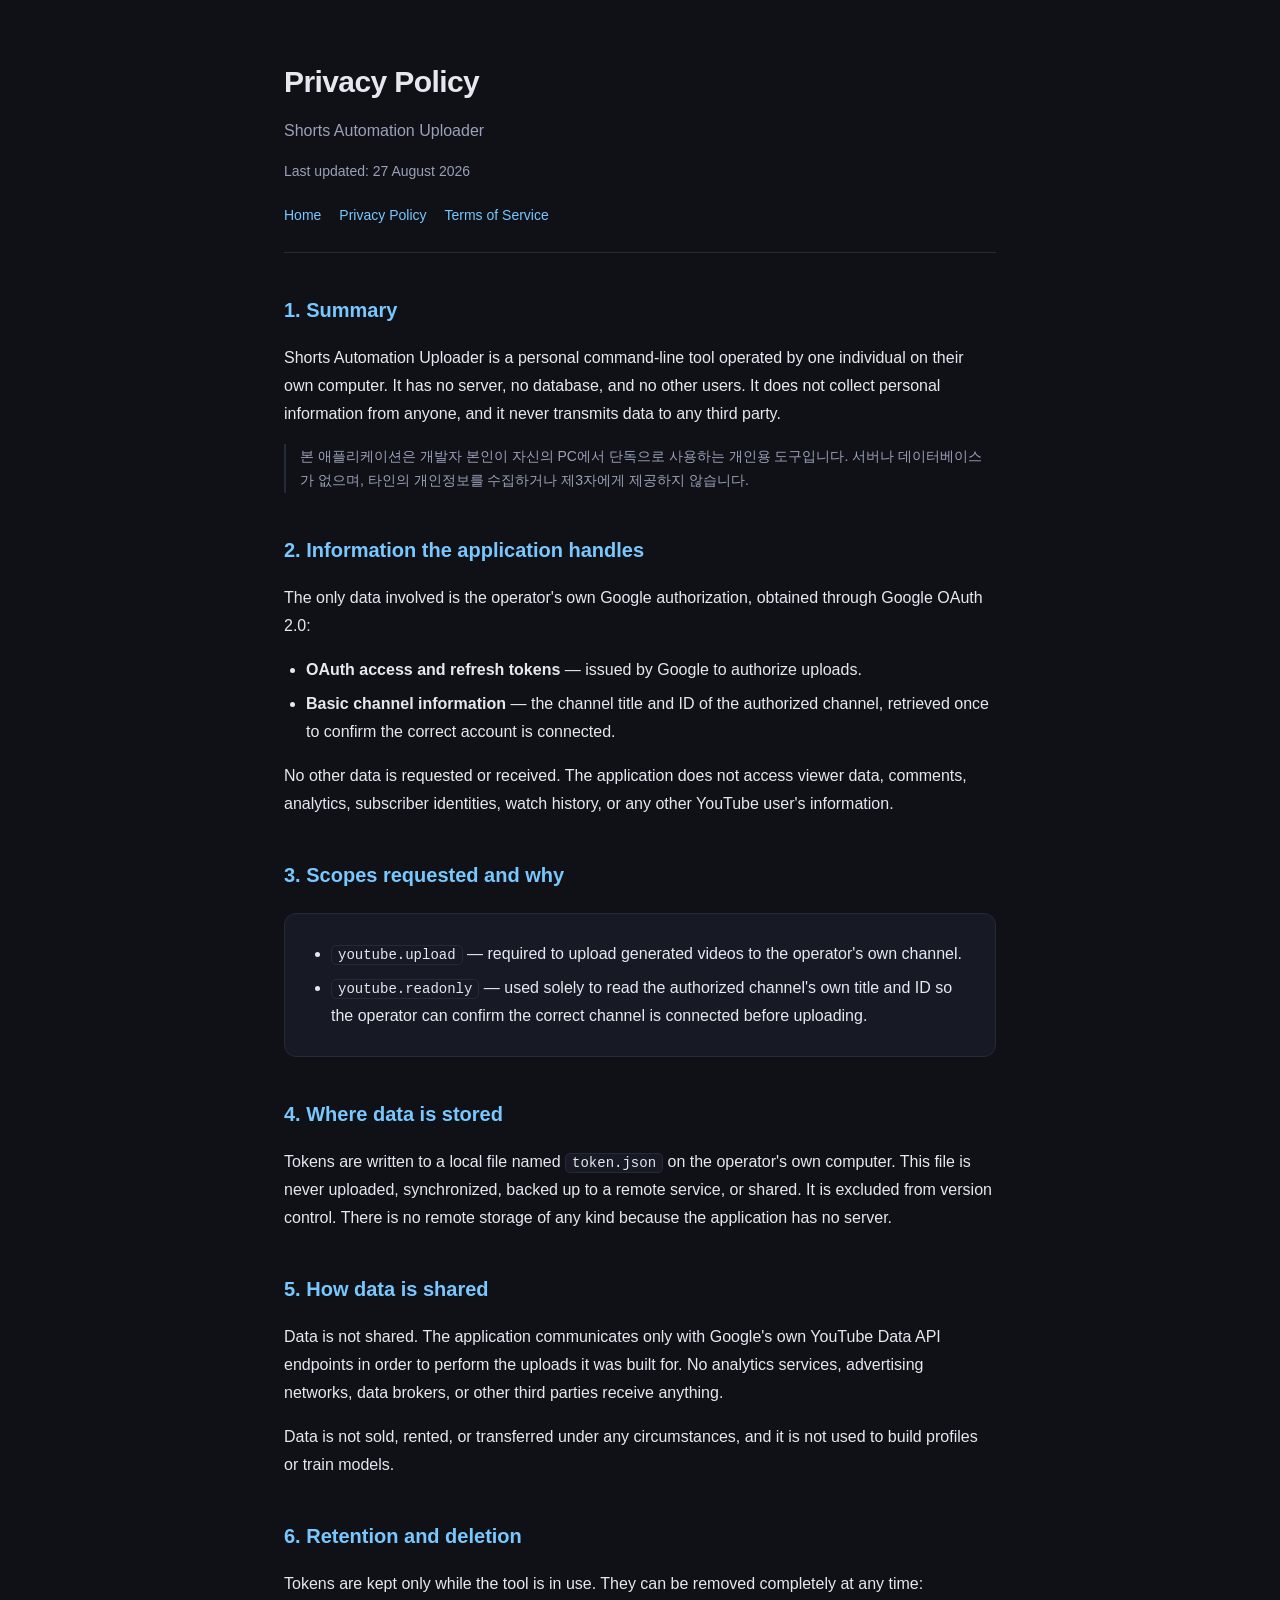
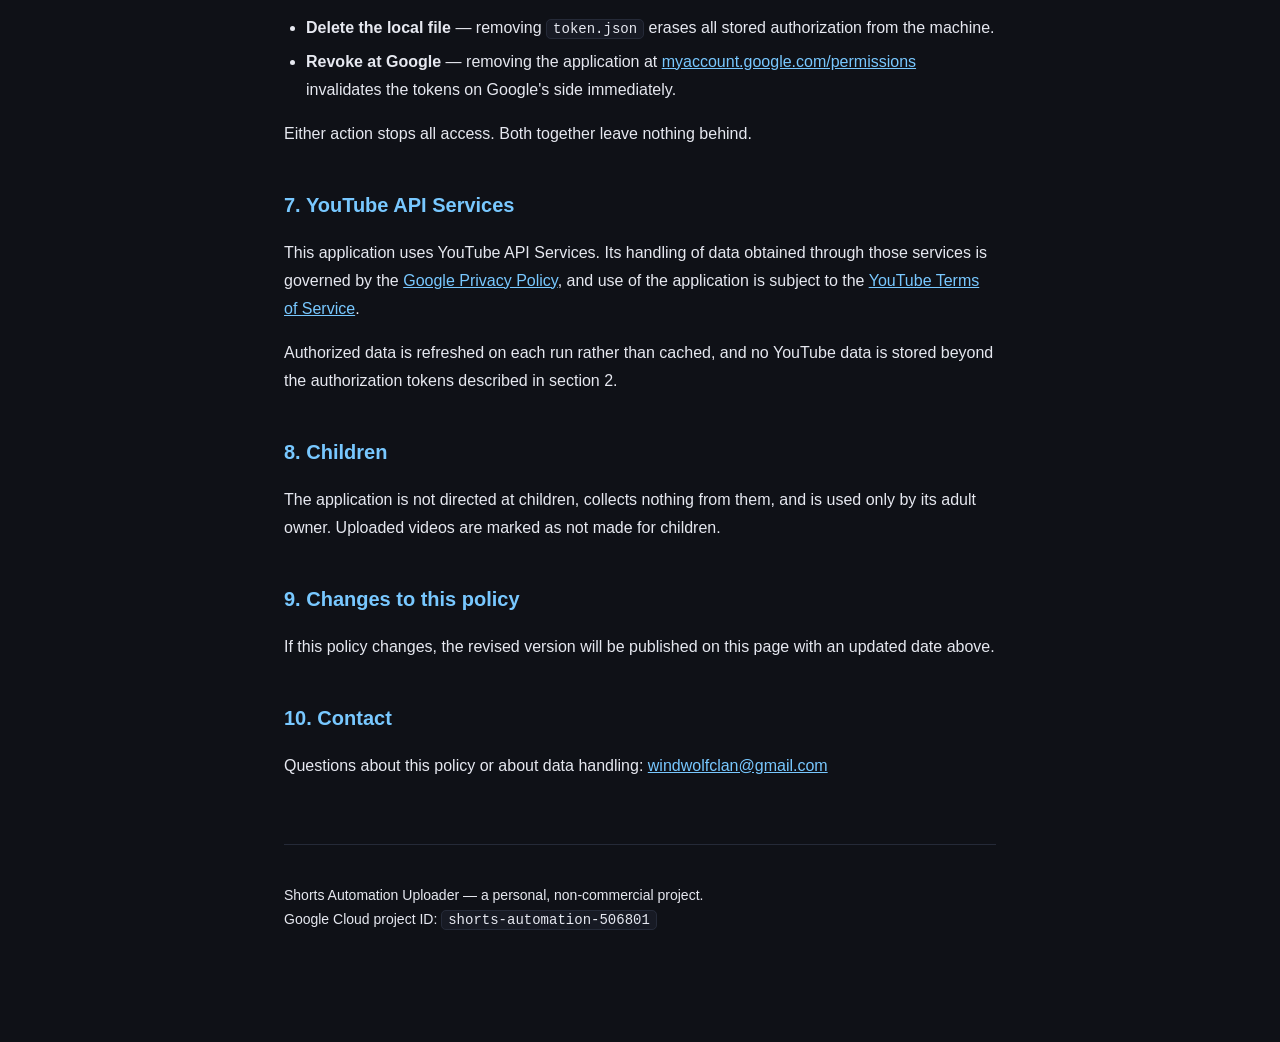
<file: privacy.html>
<!doctype html>
<html lang="en">
<head>
<meta charset="utf-8">
<meta name="viewport" content="width=device-width,initial-scale=1">
<title>Privacy Policy &mdash; Shorts Automation Uploader</title>
<style>
:root{
  --bg:#0f1117; --panel:#171a24; --fg:#e6e8f0; --dim:#9aa1b8;
  --accent:#78c8ff; --border:#252a38;
}
*{box-sizing:border-box}
body{
  margin:0; background:var(--bg); color:var(--fg);
  font:16px/1.75 -apple-system,BlinkMacSystemFont,"Segoe UI","Malgun Gothic",sans-serif;
}
.wrap{max-width:760px; margin:0 auto; padding:56px 24px 96px}
header{border-bottom:1px solid var(--border); padding-bottom:24px; margin-bottom:40px}
h1{font-size:30px; margin:0 0 8px; letter-spacing:-.02em}
h2{font-size:20px; margin:40px 0 12px; color:var(--accent)}
h3{font-size:16px; margin:24px 0 8px}
p,li{color:var(--fg)}
.lead{color:var(--dim); margin:0}
nav{margin-top:20px; display:flex; gap:18px; flex-wrap:wrap}
nav a{color:var(--accent); text-decoration:none; font-size:14px}
nav a:hover{text-decoration:underline}
.meta{color:var(--dim); font-size:14px}
.card{background:var(--panel); border:1px solid var(--border); border-radius:12px; padding:20px 24px; margin:20px 0}
code{background:var(--panel); border:1px solid var(--border); border-radius:5px; padding:1px 6px; font-size:14px}
ul{padding-left:22px}
li{margin:6px 0}
.ko{color:var(--dim); font-size:14px; border-left:2px solid var(--border); padding-left:14px; margin:10px 0 0}
footer{margin-top:64px; padding-top:24px; border-top:1px solid var(--border); color:var(--dim); font-size:14px}
a{color:var(--accent)}
</style>
</head>
<body>
<div class="wrap">
<header>
  <h1>Privacy Policy</h1>
  <p class="lead">Shorts Automation Uploader</p>
  <p class="meta">Last updated: 27 August 2026</p>
  <nav>
    <a href="index.html">Home</a>
    <a href="privacy.html">Privacy Policy</a>
    <a href="terms.html">Terms of Service</a>
  </nav>
</header>

<h2>1. Summary</h2>
<p>
  Shorts Automation Uploader is a personal command-line tool operated by one individual on their own
  computer. It has no server, no database, and no other users. It does not collect personal
  information from anyone, and it never transmits data to any third party.
</p>
<p class="ko">
  본 애플리케이션은 개발자 본인이 자신의 PC에서 단독으로 사용하는 개인용 도구입니다.
  서버나 데이터베이스가 없으며, 타인의 개인정보를 수집하거나 제3자에게 제공하지 않습니다.
</p>

<h2>2. Information the application handles</h2>
<p>The only data involved is the operator's own Google authorization, obtained through Google OAuth 2.0:</p>
<ul>
  <li><strong>OAuth access and refresh tokens</strong> &mdash; issued by Google to authorize uploads.</li>
  <li><strong>Basic channel information</strong> &mdash; the channel title and ID of the authorized channel, retrieved once to confirm the correct account is connected.</li>
</ul>
<p>
  No other data is requested or received. The application does not access viewer data, comments,
  analytics, subscriber identities, watch history, or any other YouTube user's information.
</p>

<h2>3. Scopes requested and why</h2>
<div class="card">
  <ul style="margin:0">
    <li><code>youtube.upload</code> &mdash; required to upload generated videos to the operator's own channel.</li>
    <li><code>youtube.readonly</code> &mdash; used solely to read the authorized channel's own title and ID so the operator can confirm the correct channel is connected before uploading.</li>
  </ul>
</div>

<h2>4. Where data is stored</h2>
<p>
  Tokens are written to a local file named <code>token.json</code> on the operator's own computer.
  This file is never uploaded, synchronized, backed up to a remote service, or shared. It is excluded
  from version control. There is no remote storage of any kind because the application has no server.
</p>

<h2>5. How data is shared</h2>
<p>
  Data is not shared. The application communicates only with Google's own YouTube Data API endpoints
  in order to perform the uploads it was built for. No analytics services, advertising networks,
  data brokers, or other third parties receive anything.
</p>
<p>
  Data is not sold, rented, or transferred under any circumstances, and it is not used to build
  profiles or train models.
</p>

<h2>6. Retention and deletion</h2>
<p>Tokens are kept only while the tool is in use. They can be removed completely at any time:</p>
<ul>
  <li><strong>Delete the local file</strong> &mdash; removing <code>token.json</code> erases all stored authorization from the machine.</li>
  <li><strong>Revoke at Google</strong> &mdash; removing the application at
      <a href="https://myaccount.google.com/permissions" target="_blank" rel="noopener">myaccount.google.com/permissions</a>
      invalidates the tokens on Google's side immediately.</li>
</ul>
<p>Either action stops all access. Both together leave nothing behind.</p>

<h2>7. YouTube API Services</h2>
<p>
  This application uses YouTube API Services. Its handling of data obtained through those services is
  governed by the
  <a href="https://policies.google.com/privacy" target="_blank" rel="noopener">Google Privacy Policy</a>,
  and use of the application is subject to the
  <a href="https://www.youtube.com/t/terms" target="_blank" rel="noopener">YouTube Terms of Service</a>.
</p>
<p>
  Authorized data is refreshed on each run rather than cached, and no YouTube data is stored beyond the
  authorization tokens described in section 2.
</p>

<h2>8. Children</h2>
<p>
  The application is not directed at children, collects nothing from them, and is used only by its
  adult owner. Uploaded videos are marked as not made for children.
</p>

<h2>9. Changes to this policy</h2>
<p>
  If this policy changes, the revised version will be published on this page with an updated date above.
</p>

<h2>10. Contact</h2>
<p>
  Questions about this policy or about data handling:
  <a href="mailto:windwolfclan@gmail.com">windwolfclan@gmail.com</a>
</p>

<footer>
  <p>Shorts Automation Uploader &mdash; a personal, non-commercial project.<br>
  Google Cloud project ID: <code>shorts-automation-506801</code></p>
</footer>
</div>
</body>
</html>
</file>
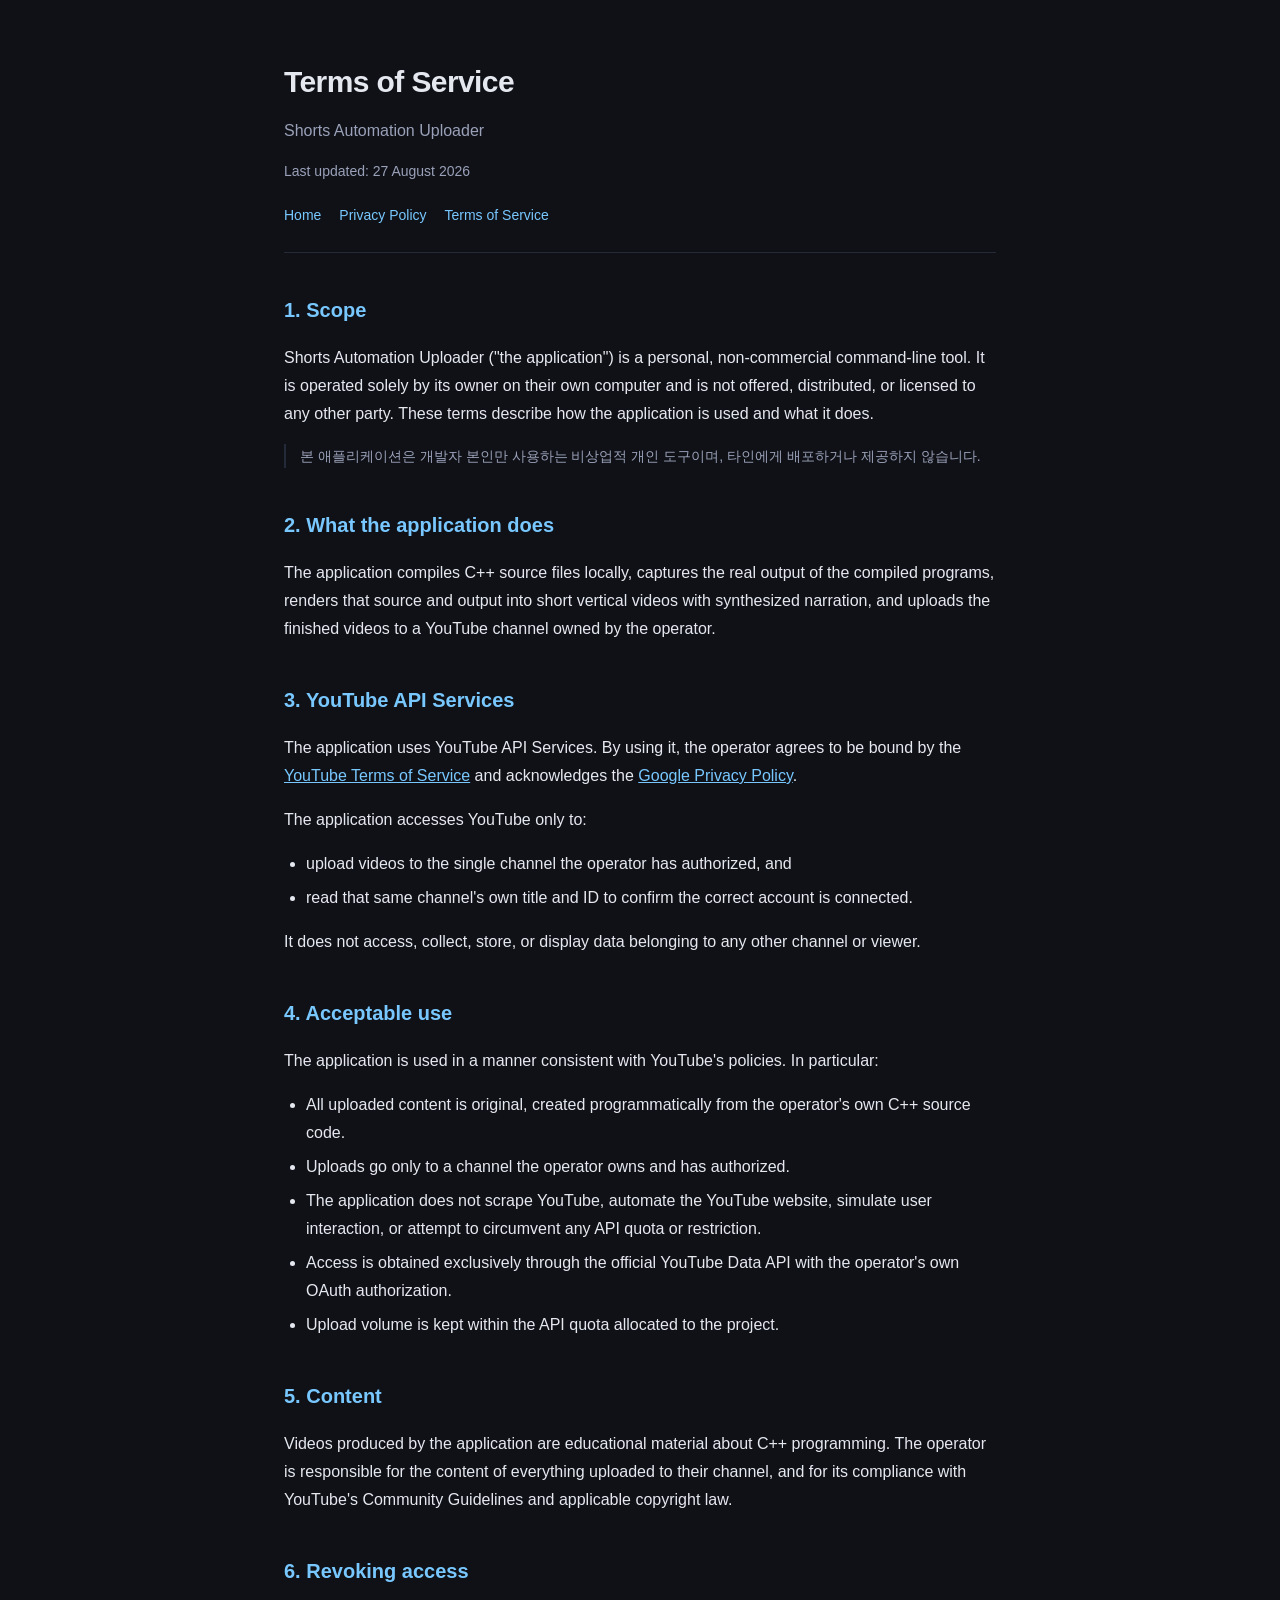
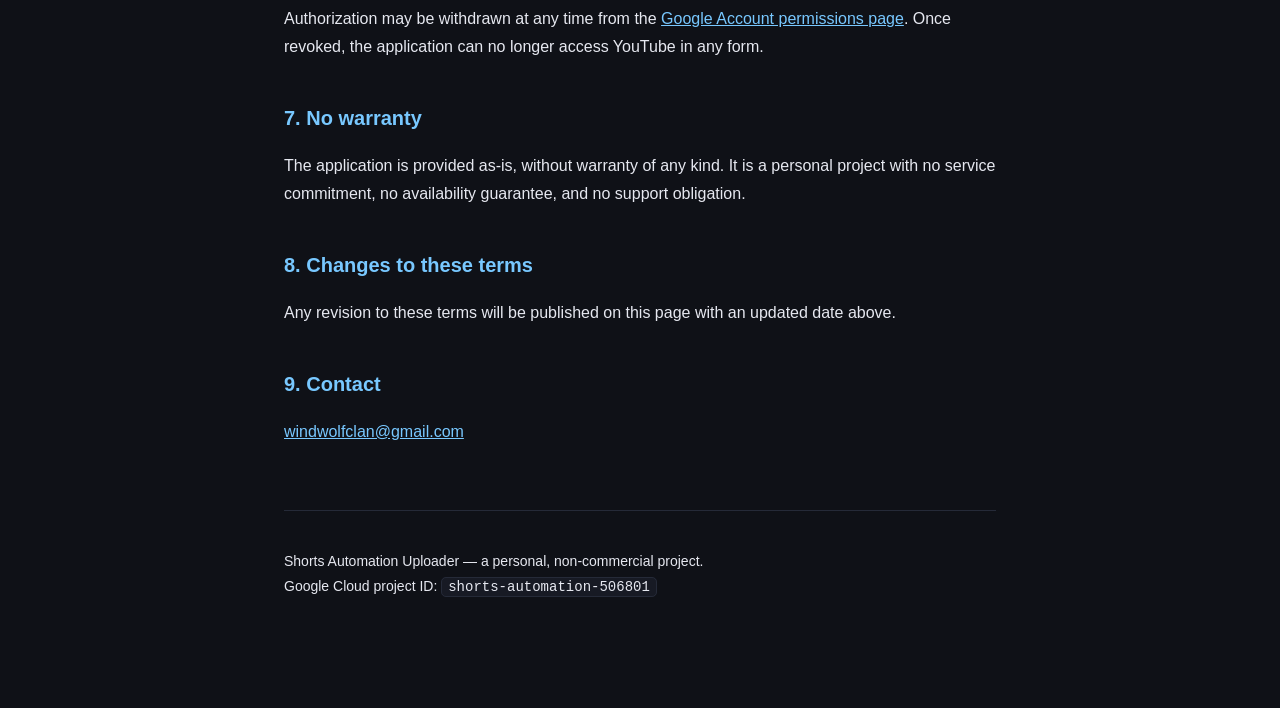
<file: terms.html>
<!doctype html>
<html lang="en">
<head>
<meta charset="utf-8">
<meta name="viewport" content="width=device-width,initial-scale=1">
<title>Terms of Service &mdash; Shorts Automation Uploader</title>
<style>
:root{
  --bg:#0f1117; --panel:#171a24; --fg:#e6e8f0; --dim:#9aa1b8;
  --accent:#78c8ff; --border:#252a38;
}
*{box-sizing:border-box}
body{
  margin:0; background:var(--bg); color:var(--fg);
  font:16px/1.75 -apple-system,BlinkMacSystemFont,"Segoe UI","Malgun Gothic",sans-serif;
}
.wrap{max-width:760px; margin:0 auto; padding:56px 24px 96px}
header{border-bottom:1px solid var(--border); padding-bottom:24px; margin-bottom:40px}
h1{font-size:30px; margin:0 0 8px; letter-spacing:-.02em}
h2{font-size:20px; margin:40px 0 12px; color:var(--accent)}
h3{font-size:16px; margin:24px 0 8px}
p,li{color:var(--fg)}
.lead{color:var(--dim); margin:0}
nav{margin-top:20px; display:flex; gap:18px; flex-wrap:wrap}
nav a{color:var(--accent); text-decoration:none; font-size:14px}
nav a:hover{text-decoration:underline}
.meta{color:var(--dim); font-size:14px}
.card{background:var(--panel); border:1px solid var(--border); border-radius:12px; padding:20px 24px; margin:20px 0}
code{background:var(--panel); border:1px solid var(--border); border-radius:5px; padding:1px 6px; font-size:14px}
ul{padding-left:22px}
li{margin:6px 0}
.ko{color:var(--dim); font-size:14px; border-left:2px solid var(--border); padding-left:14px; margin:10px 0 0}
footer{margin-top:64px; padding-top:24px; border-top:1px solid var(--border); color:var(--dim); font-size:14px}
a{color:var(--accent)}
</style>
</head>
<body>
<div class="wrap">
<header>
  <h1>Terms of Service</h1>
  <p class="lead">Shorts Automation Uploader</p>
  <p class="meta">Last updated: 27 August 2026</p>
  <nav>
    <a href="index.html">Home</a>
    <a href="privacy.html">Privacy Policy</a>
    <a href="terms.html">Terms of Service</a>
  </nav>
</header>

<h2>1. Scope</h2>
<p>
  Shorts Automation Uploader ("the application") is a personal, non-commercial command-line tool.
  It is operated solely by its owner on their own computer and is not offered, distributed, or
  licensed to any other party. These terms describe how the application is used and what it does.
</p>
<p class="ko">
  본 애플리케이션은 개발자 본인만 사용하는 비상업적 개인 도구이며, 타인에게 배포하거나 제공하지 않습니다.
</p>

<h2>2. What the application does</h2>
<p>
  The application compiles C++ source files locally, captures the real output of the compiled
  programs, renders that source and output into short vertical videos with synthesized narration,
  and uploads the finished videos to a YouTube channel owned by the operator.
</p>

<h2>3. YouTube API Services</h2>
<p>
  The application uses YouTube API Services. By using it, the operator agrees to be bound by the
  <a href="https://www.youtube.com/t/terms" target="_blank" rel="noopener">YouTube Terms of Service</a>
  and acknowledges the
  <a href="https://policies.google.com/privacy" target="_blank" rel="noopener">Google Privacy Policy</a>.
</p>
<p>The application accesses YouTube only to:</p>
<ul>
  <li>upload videos to the single channel the operator has authorized, and</li>
  <li>read that same channel's own title and ID to confirm the correct account is connected.</li>
</ul>
<p>
  It does not access, collect, store, or display data belonging to any other channel or viewer.
</p>

<h2>4. Acceptable use</h2>
<p>The application is used in a manner consistent with YouTube's policies. In particular:</p>
<ul>
  <li>All uploaded content is original, created programmatically from the operator's own C++ source code.</li>
  <li>Uploads go only to a channel the operator owns and has authorized.</li>
  <li>The application does not scrape YouTube, automate the YouTube website, simulate user interaction, or attempt to circumvent any API quota or restriction.</li>
  <li>Access is obtained exclusively through the official YouTube Data API with the operator's own OAuth authorization.</li>
  <li>Upload volume is kept within the API quota allocated to the project.</li>
</ul>

<h2>5. Content</h2>
<p>
  Videos produced by the application are educational material about C++ programming. The operator is
  responsible for the content of everything uploaded to their channel, and for its compliance with
  YouTube's Community Guidelines and applicable copyright law.
</p>

<h2>6. Revoking access</h2>
<p>
  Authorization may be withdrawn at any time from the
  <a href="https://myaccount.google.com/permissions" target="_blank" rel="noopener">Google Account permissions page</a>.
  Once revoked, the application can no longer access YouTube in any form.
</p>

<h2>7. No warranty</h2>
<p>
  The application is provided as-is, without warranty of any kind. It is a personal project with no
  service commitment, no availability guarantee, and no support obligation.
</p>

<h2>8. Changes to these terms</h2>
<p>
  Any revision to these terms will be published on this page with an updated date above.
</p>

<h2>9. Contact</h2>
<p><a href="mailto:windwolfclan@gmail.com">windwolfclan@gmail.com</a></p>

<footer>
  <p>Shorts Automation Uploader &mdash; a personal, non-commercial project.<br>
  Google Cloud project ID: <code>shorts-automation-506801</code></p>
</footer>
</div>
</body>
</html>
</file>
<file: sokoban/style.css>
:root{--bg:#f7f7f9;--panel:#fff;--code:#fbfbfc;--fg:#1f2330;--dim:#687087;--line:#e3e5ec;
 --accent:#c7760a;--add:#fff3dc;--addb:#e8a33a;--chg:#e7efff;--chgb:#6f9cf0;--num:#a3a8b8;
 --kw:#0b57b8;--ty:#0f7c6b;--fn:#795e26;--str:#a3411c;--nm:#2f7d32;--cm:#6a8a5a;--pp:#8a3a9c;--cs:#2455b0}
@media (prefers-color-scheme:dark){:root:not([data-theme="light"]){--bg:#10121b;--panel:#171a26;--code:#141722;
 --fg:#dcdee8;--dim:#8d93aa;--line:#262a3a;--accent:#ffb84c;--add:#302c26;--addb:#ffb84c;--chg:#262c3c;
 --chgb:#78aaff;--num:#5a5f73;--kw:#569cd6;--ty:#4ec9b0;--fn:#dcdcaa;--str:#ce9178;--nm:#b5cea8;
 --cm:#6a9955;--pp:#c586c0;--cs:#9cbeff}}
*{box-sizing:border-box}
body{margin:0;background:var(--bg);color:var(--fg);
 font:16px/1.7 -apple-system,BlinkMacSystemFont,"Segoe UI","Malgun Gothic","Apple SD Gothic Neo",sans-serif}
a{color:var(--accent)}
.wrap{max-width:960px;margin:0 auto;padding:32px 16px 80px}
.crumb{font-size:14px;color:var(--dim)} .crumb a{color:var(--dim)}
h1{font-size:30px;line-height:1.3;margin:6px 0 10px;letter-spacing:-.02em}
h2{font-size:19px;margin:44px 0 12px;padding-bottom:6px;border-bottom:1px solid var(--line)}
.lead{color:var(--dim);margin:0}
.btns{display:flex;gap:10px;flex-wrap:wrap;margin:18px 0 0}
.btn{display:inline-block;padding:7px 14px;border:1px solid var(--line);border-radius:8px;background:var(--panel);
 color:var(--fg);text-decoration:none;font-size:14px;cursor:pointer;font-family:inherit}
.btn:hover{border-color:var(--accent)} .btn.primary{background:var(--accent);border-color:var(--accent);color:#1a1405;font-weight:600}
.btn[aria-disabled]{opacity:.55;pointer-events:none}
.shot{background:var(--panel);border:1px solid var(--line);border-radius:12px;padding:12px;text-align:center}
.shot img{max-width:100%;height:auto;display:block;margin:0 auto}
.shot figcaption{font-size:14px;color:var(--dim);margin-top:8px}
.scene{margin:0 0 18px;background:var(--panel);border:1px solid var(--line);border-radius:12px;padding:16px 18px}
.scene h3{margin:0 0 10px;font-size:16px} .scene img{max-width:100%;height:auto;border-radius:8px;display:block}
.scene figcaption{font-size:14px;color:var(--dim);margin-top:10px}
pre.term{margin:0;padding:12px 14px;background:var(--code);border:1px solid var(--line);border-radius:8px;
 font:13.5px/1.6 Consolas,"D2Coding",monospace;white-space:pre-wrap;word-break:break-word;overflow-x:auto}
.scene img + pre.term{margin-top:10px}
.chapters{list-style:none;padding:0;margin:0;columns:2;column-gap:32px}
.chapters li{break-inside:avoid;padding:3px 0}
.chapters .t{font-family:Consolas,"D2Coding",monospace;color:var(--dim);display:inline-block;width:3.6em}
.codebox{border:1px solid var(--line);border-radius:12px;overflow:hidden;background:var(--code)}
.codehead{display:flex;align-items:center;justify-content:space-between;gap:12px;flex-wrap:wrap;
 padding:8px 12px;border-bottom:1px solid var(--line);background:var(--panel);font-size:14px}
.codehead b{font-family:Consolas,"D2Coding",monospace}
.legend{color:var(--dim);font-size:13px}
.legend i{display:inline-block;width:10px;height:10px;border-radius:2px;margin:0 4px 0 10px;vertical-align:-1px}
pre{margin:0;padding:10px 0 16px;overflow-x:auto;font:14.5px/1.6 Consolas,"D2Coding",monospace}
.l{display:block;padding-right:16px;border-left:3px solid transparent;white-space:pre;min-height:1.6em}
.n{display:inline-block;width:3em;text-align:right;margin-right:1.2em;color:var(--num);user-select:none}
.add{background:var(--add);border-color:var(--addb)} .chg{background:var(--chg);border-color:var(--chgb)}
.nomark .add,.nomark .chg{background:none;border-color:transparent}
.kw{color:var(--kw)} .ty{color:var(--ty)} .fn{color:var(--fn)} .str{color:var(--str)} .nm{color:var(--nm)}
.cm{color:var(--cm)} .pp{color:var(--pp)} .cs{color:var(--cs)}
code.inl{font-family:Consolas,"D2Coding",monospace;font-size:14px;background:var(--panel);border:1px solid var(--line);
 border-radius:5px;padding:1px 6px}
.cmd{position:relative} .cmd pre{padding:12px 16px;white-space:pre-wrap;word-break:break-all;background:var(--code);
 border:1px solid var(--line);border-radius:10px}
ol.steps li{margin:4px 0}
.nav{display:flex;justify-content:space-between;gap:12px;margin-top:56px;padding-top:20px;border-top:1px solid var(--line)}
.eplist{list-style:none;padding:0;margin:0;display:grid;gap:12px}
.eplist a{display:block;padding:16px 18px;border:1px solid var(--line);border-radius:12px;background:var(--panel);
 text-decoration:none;color:var(--fg)} .eplist a:hover{border-color:var(--accent)}
.eplist .no{color:var(--accent);font-weight:700;margin-right:8px} .eplist p{margin:4px 0 0;color:var(--dim);font-size:14px}
footer{margin-top:48px;color:var(--dim);font-size:13px}
@media (max-width:640px){h1{font-size:24px}.chapters{columns:1}pre{font-size:13px}.n{width:2.2em;margin-right:.8em}}
</file>
